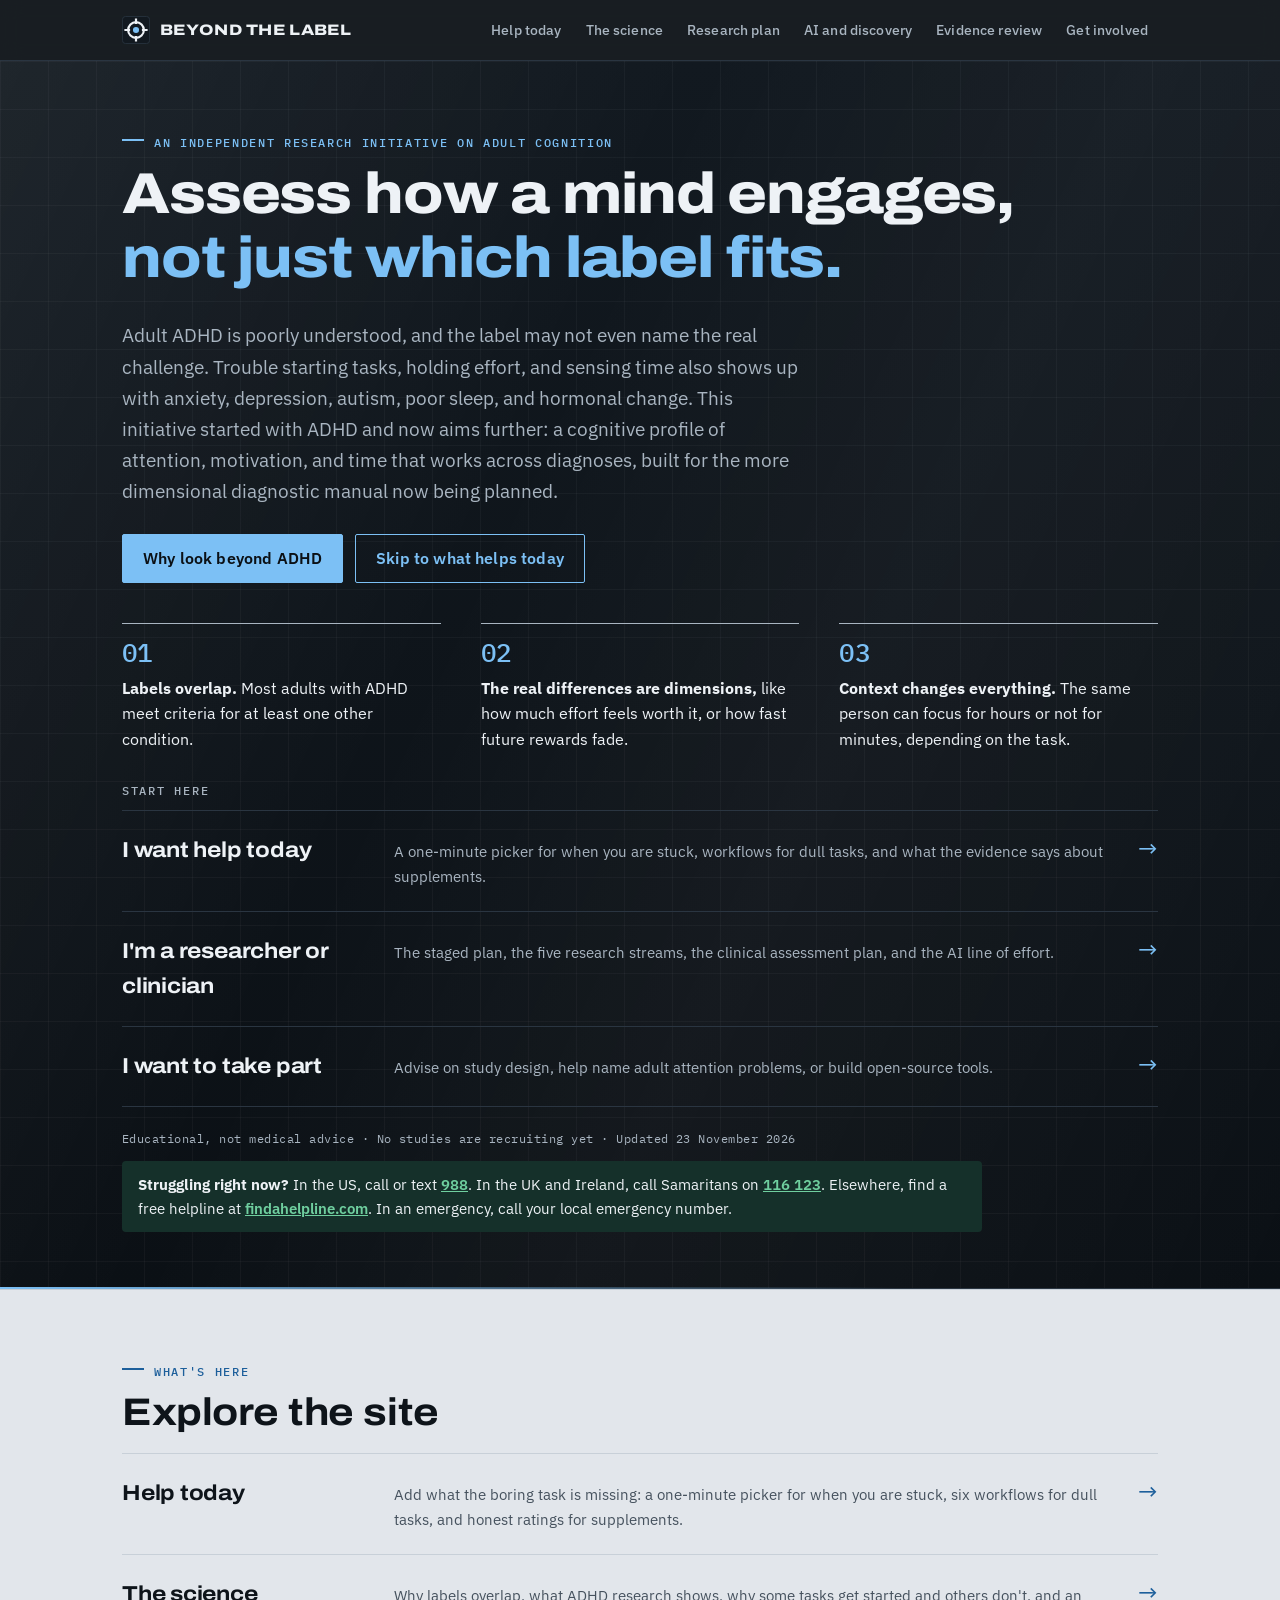
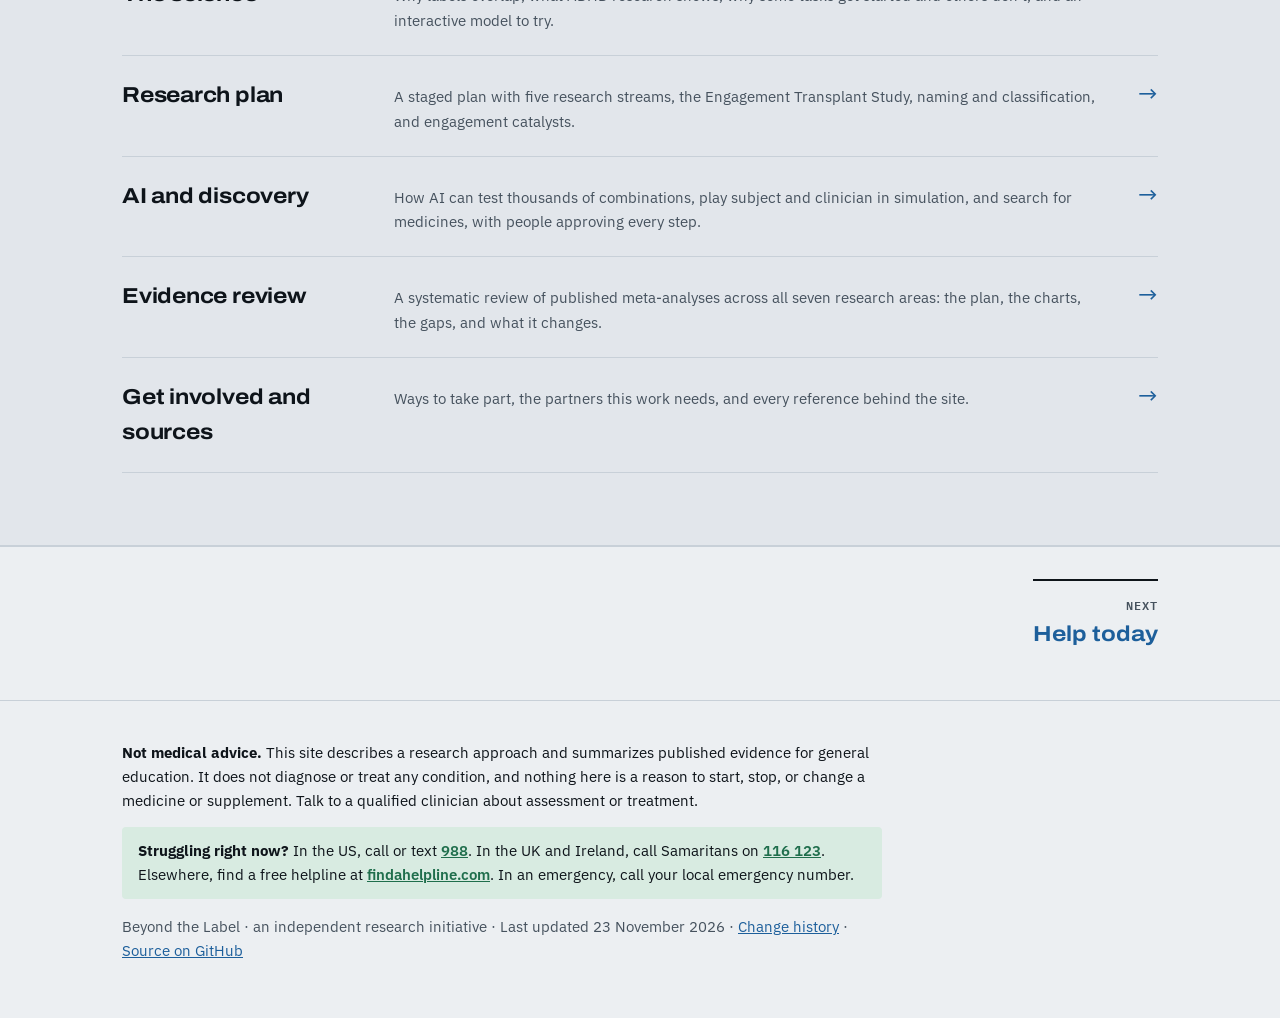
<file: index.html>
<!doctype html>
<!-- Generated by tools/build.py from src/. Edit src/ and rebuild. -->
<html lang="en">
<head>
  <meta charset="utf-8">
  <meta name="viewport" content="width=device-width, initial-scale=1, viewport-fit=cover">
  <meta name="theme-color" content="#0b1015" media="(prefers-color-scheme: light)">
  <meta name="theme-color" content="#0b1015" media="(prefers-color-scheme: dark)">
  <meta name="color-scheme" content="light dark">
  <meta name="format-detection" content="telephone=no">
  <meta name="apple-mobile-web-app-title" content="Beyond the Label">
  <title>Beyond the Label | Adult Cognitive Profile Research</title>
  <meta name="description" content="An independent research initiative building a better way to assess adult attention, motivation, effort and time: a profile that works across ADHD, anxiety, depression, autism and sleep problems, aligned with where the next diagnostic manual is heading.">
  <meta property="og:title" content="Beyond the Label: assessing how adult minds engage">
  <meta property="og:description" content="An independent research initiative building a better way to assess adult attention, motivation, effort and time: a profile that works across ADHD, anxiety, depression, autism and sleep problems, aligned with where the next diagnostic manual is heading.">
  <meta property="og:type" content="website">
  <meta property="og:url" content="https://adhd-irl.github.io/adhd-research/">
  <meta property="og:image" content="https://adhd-irl.github.io/adhd-research/assets/og-image.png">
  <meta property="og:image:width" content="1200">
  <meta property="og:image:height" content="630">
  <meta property="og:image:alt" content="Beyond the Label: assess how a mind engages, not just which label fits.">
  <meta name="twitter:card" content="summary_large_image">
  <link rel="canonical" href="https://adhd-irl.github.io/adhd-research/">
  <link rel="icon" href="assets/favicon.svg" type="image/svg+xml">
  <link rel="apple-touch-icon" href="assets/apple-touch-icon.png">
  <link rel="preconnect" href="https://fonts.googleapis.com">
  <link rel="preconnect" href="https://fonts.gstatic.com" crossorigin>
  <link href="https://fonts.googleapis.com/css2?family=Archivo:wdth,wght@100..125,600..800&family=IBM+Plex+Mono:wght@500&family=IBM+Plex+Sans:wght@400;500;600&display=swap" rel="stylesheet">
  <link rel="stylesheet" href="assets/style.css?v=afa036fe8e">
  <script>(function(){var m={"age":"review.html","agents":"ai.html","ai":"ai.html","ai-evidence":"review.html","assessment":"ai.html","beyond":"science.html","catalyst-evidence":"review.html","catalyst-ideas":"research.html","catalysts":"research.html","checking":"review.html","checklist":"help.html","delay":"science.html","engine":"ai.html","explain":"science.html","flow":"review.html","gaps":"review.html","implications":"review.html","initiation":"research.html","initiation-evidence":"research.html","initiation-gaps":"research.html","interest":"science.html","involved":"involved.html","known":"science.html","matrix":"help.html","measure":"review.html","measures":"research.html","medicines":"ai.html","method":"review.html","model":"science.html","naming":"research.html","neighbours":"research.html","o-delay":"science.html","o-interest":"science.html","o-value":"science.html","overview":"review.html","planned":"review.html","principles":"research.html","prioritizing":"science.html","profile":"science.html","pull-fill":"science.html","rater":"review.html","references":"involved.html","research":"research.html","search":"ai.html","sequencing":"ai.html","shrink":"review.html","signals":"research.html","simulation":"ai.html","six-workflows":"help.html","specific":"review.html","streams":"research.html","summary":"review.html","supplements":"help.html","tests":"review.html","threshold-line":"science.html","tips":"help.html","today":"help.html","transplant":"research.html","value":"science.html","variability":"review.html","verdict":"science.html","why":"science.html","workflows":"help.html"};var h=location.hash.slice(1);if(h&&m[h])location.replace(m[h]+"#"+h);})();</script>
</head>
<body>
<a class="skip" href="#main">Skip to content</a>

<header class="site-header">
  <div class="wrap header-inner">
    <a class="brand" href="index.html" aria-label="Beyond the Label home">
      <img src="assets/favicon.svg" alt="" width="28" height="28">
      <span>Beyond the Label</span>
    </a>
    <button class="nav-toggle" aria-expanded="false" aria-controls="site-nav">Menu</button>
    <nav id="site-nav" class="site-nav" aria-label="Site">
      <a href="help.html">Help today</a>
      <a href="science.html">The science</a>
      <a href="research.html">Research plan</a>
      <a href="ai.html">AI and discovery</a>
      <a href="review.html">Evidence review</a>
      <a href="involved.html">Get involved</a>
    </nav>
  </div>
</header>

<main id="main">

  <section class="hero" id="top">
    <div class="wrap">
      <p class="eyebrow">An independent research initiative on adult cognition</p>
      <h1>Assess how a mind engages,<br><span class="accent">not just which label fits.</span></h1>
      <p class="lede">Adult ADHD is poorly understood, and the label may not even name the real challenge. Trouble starting tasks, holding effort, and sensing time also shows up with anxiety, depression, autism, poor sleep, and hormonal change. This initiative started with ADHD and now aims further: a cognitive profile of attention, motivation, and time that works across diagnoses, built for the more dimensional diagnostic manual now being planned.</p>
      <div class="hero-actions">
        <a class="btn primary" href="science.html#beyond">Why look beyond ADHD</a>
        <a class="btn" href="help.html">Skip to what helps today</a>
      </div>
      <ul class="tldr" aria-label="Key points">
        <li><strong>Labels overlap.</strong> Most adults with ADHD meet criteria for at least one other condition.</li>
        <li><strong>The real differences are dimensions,</strong> like how much effort feels worth it, or how fast future rewards fade.</li>
        <li><strong>Context changes everything.</strong> The same person can focus for hours or not for minutes, depending on the task.</li>
      </ul>
      <nav class="paths" aria-label="Start here">
        <p class="paths-title">Start here</p>
        <div class="grid three">
          <a class="path" href="help.html"><span class="path-k">I want help today</span><span class="path-d">A one-minute picker for when you are stuck, workflows for dull tasks, and what the evidence says about supplements.</span><span class="path-go">What helps today →</span></a>
          <a class="path" href="research.html"><span class="path-k">I'm a researcher or clinician</span><span class="path-d">The staged plan, the five research streams, the clinical assessment plan, and the AI line of effort.</span><span class="path-go">Research plan →</span></a>
          <a class="path" href="involved.html"><span class="path-k">I want to take part</span><span class="path-d">Advise on study design, help name adult attention problems, or build open-source tools.</span><span class="path-go">Get involved →</span></a>
        </div>
      </nav>
      <p class="hero-meta">Educational, not medical advice · No studies are recruiting yet · Updated <time datetime="2026-11-23">23 November 2026</time></p>
      <p class="crisis" role="note"><strong>Struggling right now?</strong> In the US, call or text <a href="tel:988">988</a>. In the UK and Ireland, call Samaritans on <a href="tel:116123">116&nbsp;123</a>. Elsewhere, find a free helpline at <a href="https://findahelpline.com" rel="noopener">findahelpline.com</a>. In an emergency, call your local emergency number.</p>
    </div>
  </section>

  <section id="explore" class="section alt">
    <div class="wrap">
      <p class="eyebrow">What's here</p>
      <h2>Explore the site</h2>
      <div class="grid two">
        <a class="path" href="help.html"><span class="path-k">Help today</span><span class="path-d">Add what the boring task is missing: a one-minute picker for when you are stuck, six workflows for dull tasks, and honest ratings for supplements.</span><span class="path-go">Open Help today →</span></a>
        <a class="path" href="science.html"><span class="path-k">The science</span><span class="path-d">Why labels overlap, what ADHD research shows, why some tasks get started and others don't, and an interactive model to try.</span><span class="path-go">Open The science →</span></a>
        <a class="path" href="research.html"><span class="path-k">Research plan</span><span class="path-d">A staged plan with five research streams, the Engagement Transplant Study, naming and classification, and engagement catalysts.</span><span class="path-go">Open Research plan →</span></a>
        <a class="path" href="ai.html"><span class="path-k">AI and discovery</span><span class="path-d">How AI can test thousands of combinations, play subject and clinician in simulation, and search for medicines, with people approving every step.</span><span class="path-go">Open AI and discovery →</span></a>
        <a class="path" href="review.html"><span class="path-k">Evidence review</span><span class="path-d">A systematic review of published meta-analyses across all seven research areas: the plan, the charts, the gaps, and what it changes.</span><span class="path-go">Open Evidence review →</span></a>
        <a class="path" href="involved.html"><span class="path-k">Get involved and sources</span><span class="path-d">Ways to take part, the partners this work needs, and every reference behind the site.</span><span class="path-go">Open Get involved →</span></a>
      </div>
    </div>
  </section>

  <nav class="pager" aria-label="Pages">
    <div class="wrap"><span></span><a class="pager-next" href="help.html"><span>Next</span>Help today</a></div>
  </nav>

</main>

<footer class="site-footer">
  <div class="wrap">
    <p><strong>Not medical advice.</strong> This site describes a research approach and summarizes published evidence for general education. It does not diagnose or treat any condition, and nothing here is a reason to start, stop, or change a medicine or supplement. Talk to a qualified clinician about assessment or treatment.</p>
    <p class="crisis" role="note"><strong>Struggling right now?</strong> In the US, call or text <a href="tel:988">988</a>. In the UK and Ireland, call Samaritans on <a href="tel:116123">116&nbsp;123</a>. Elsewhere, find a free helpline at <a href="https://findahelpline.com" rel="noopener">findahelpline.com</a>. In an emergency, call your local emergency number.</p>
    <p class="muted">Beyond the Label · an independent research initiative · Last updated <time datetime="2026-11-23">23 November 2026</time> · <a href="https://github.com/ADHD-IRL/adhd-research/commits/main">Change history</a> · <a href="https://github.com/ADHD-IRL/adhd-research">Source on GitHub</a></p>
  </div>
</footer>

<script src="assets/app.js?v=afa036fe8e"></script>
</body>
</html>
</file>
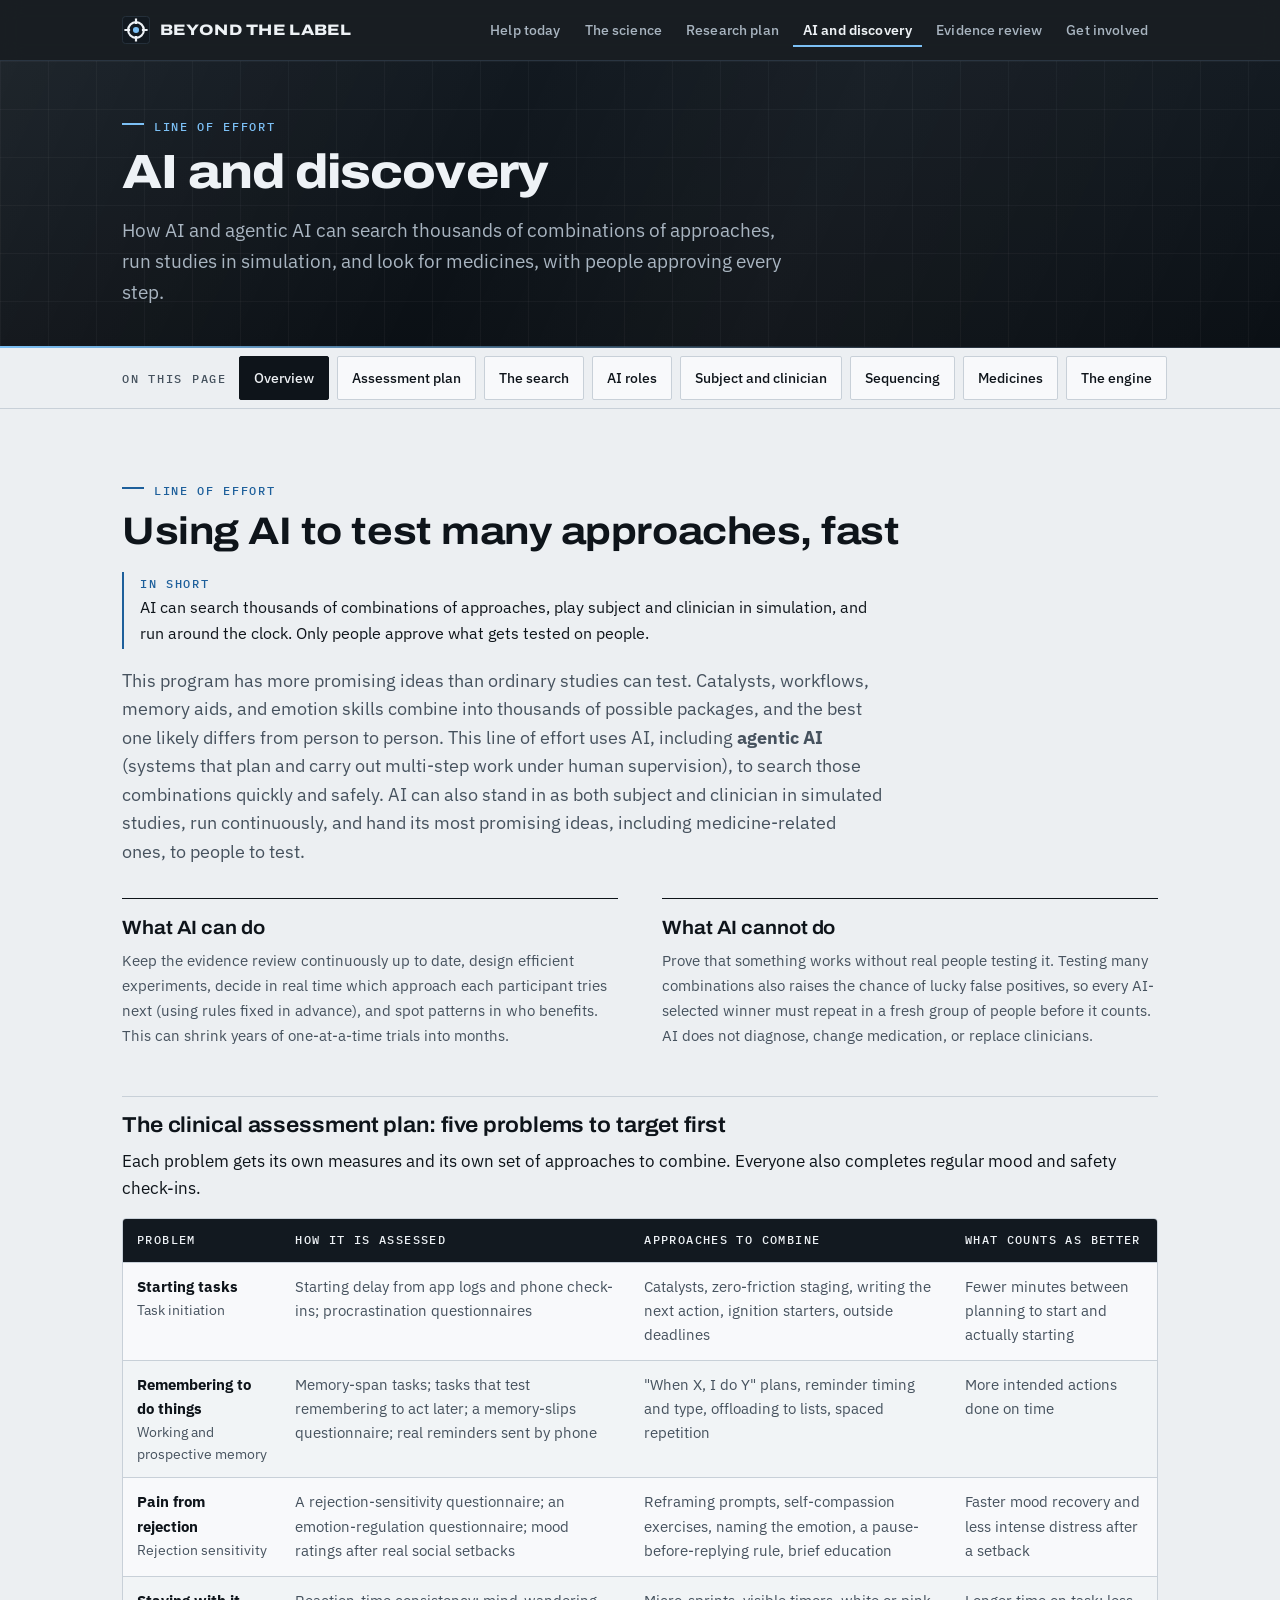
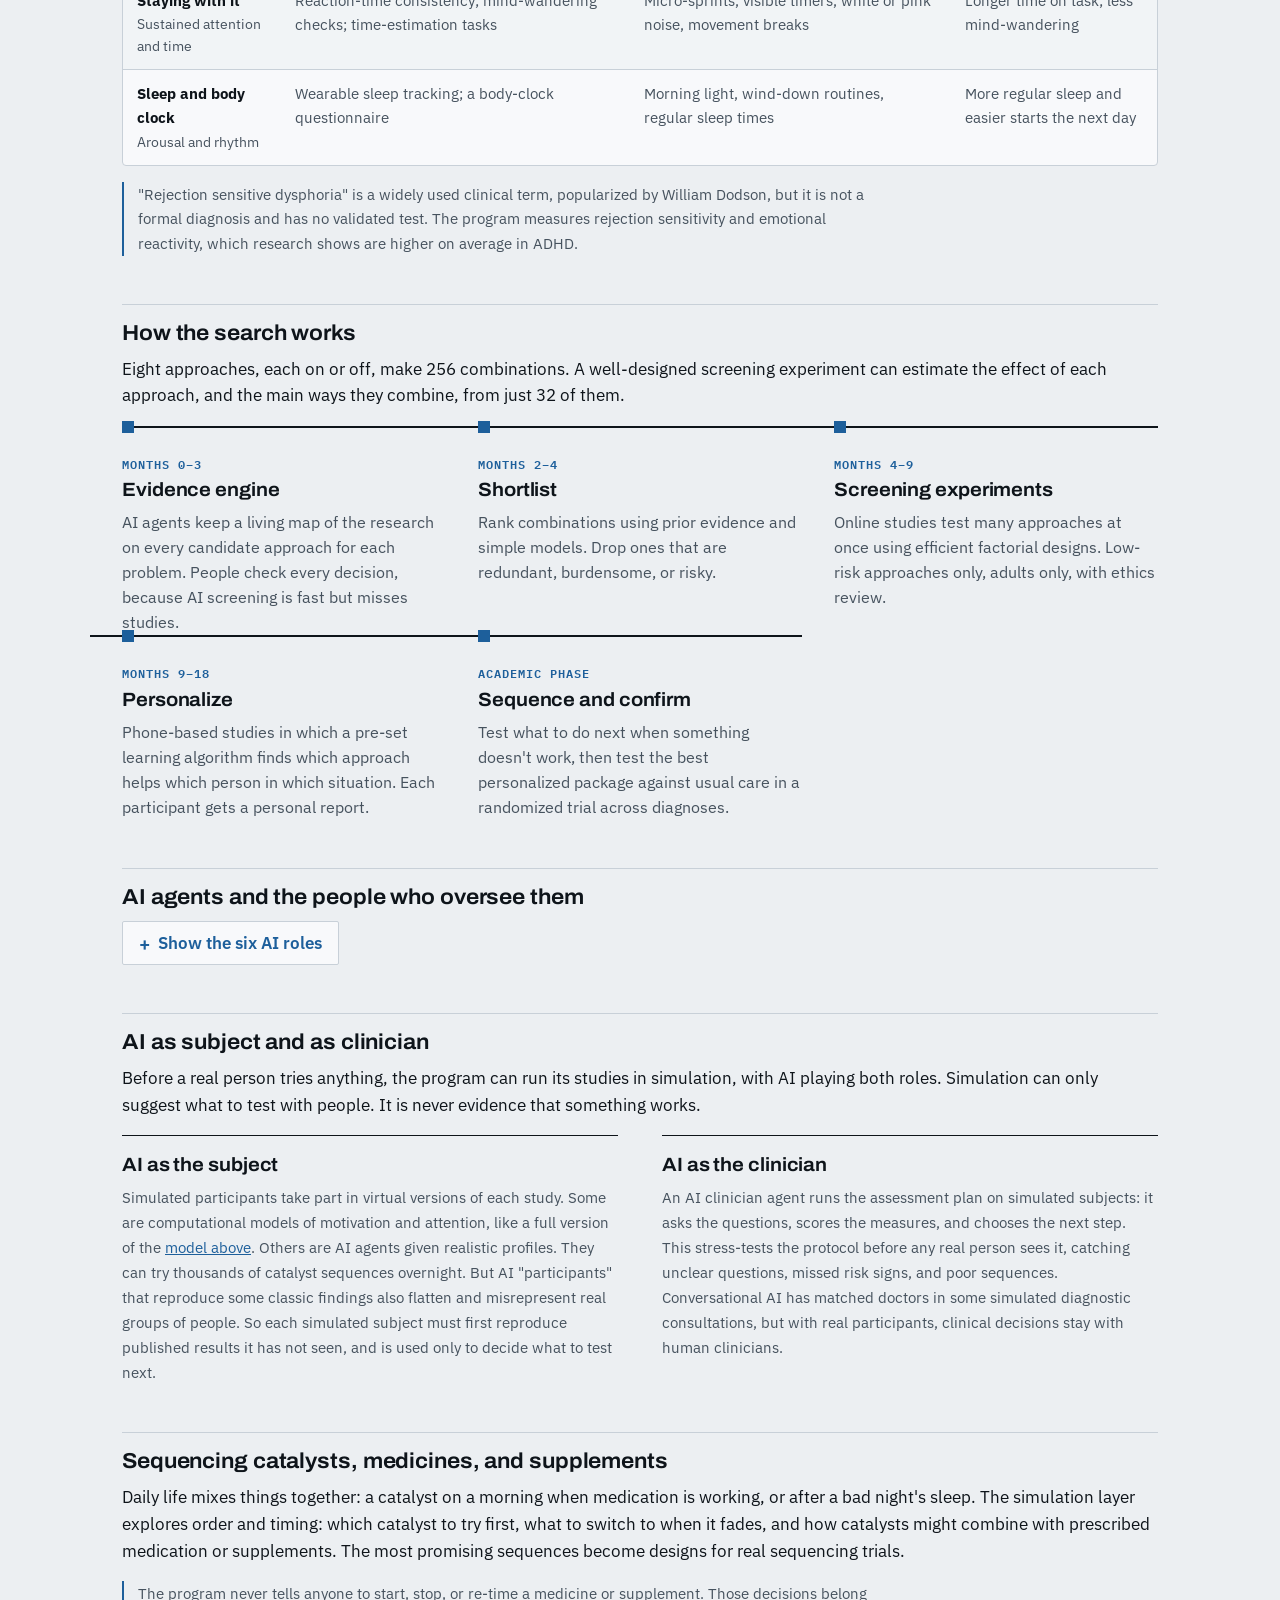
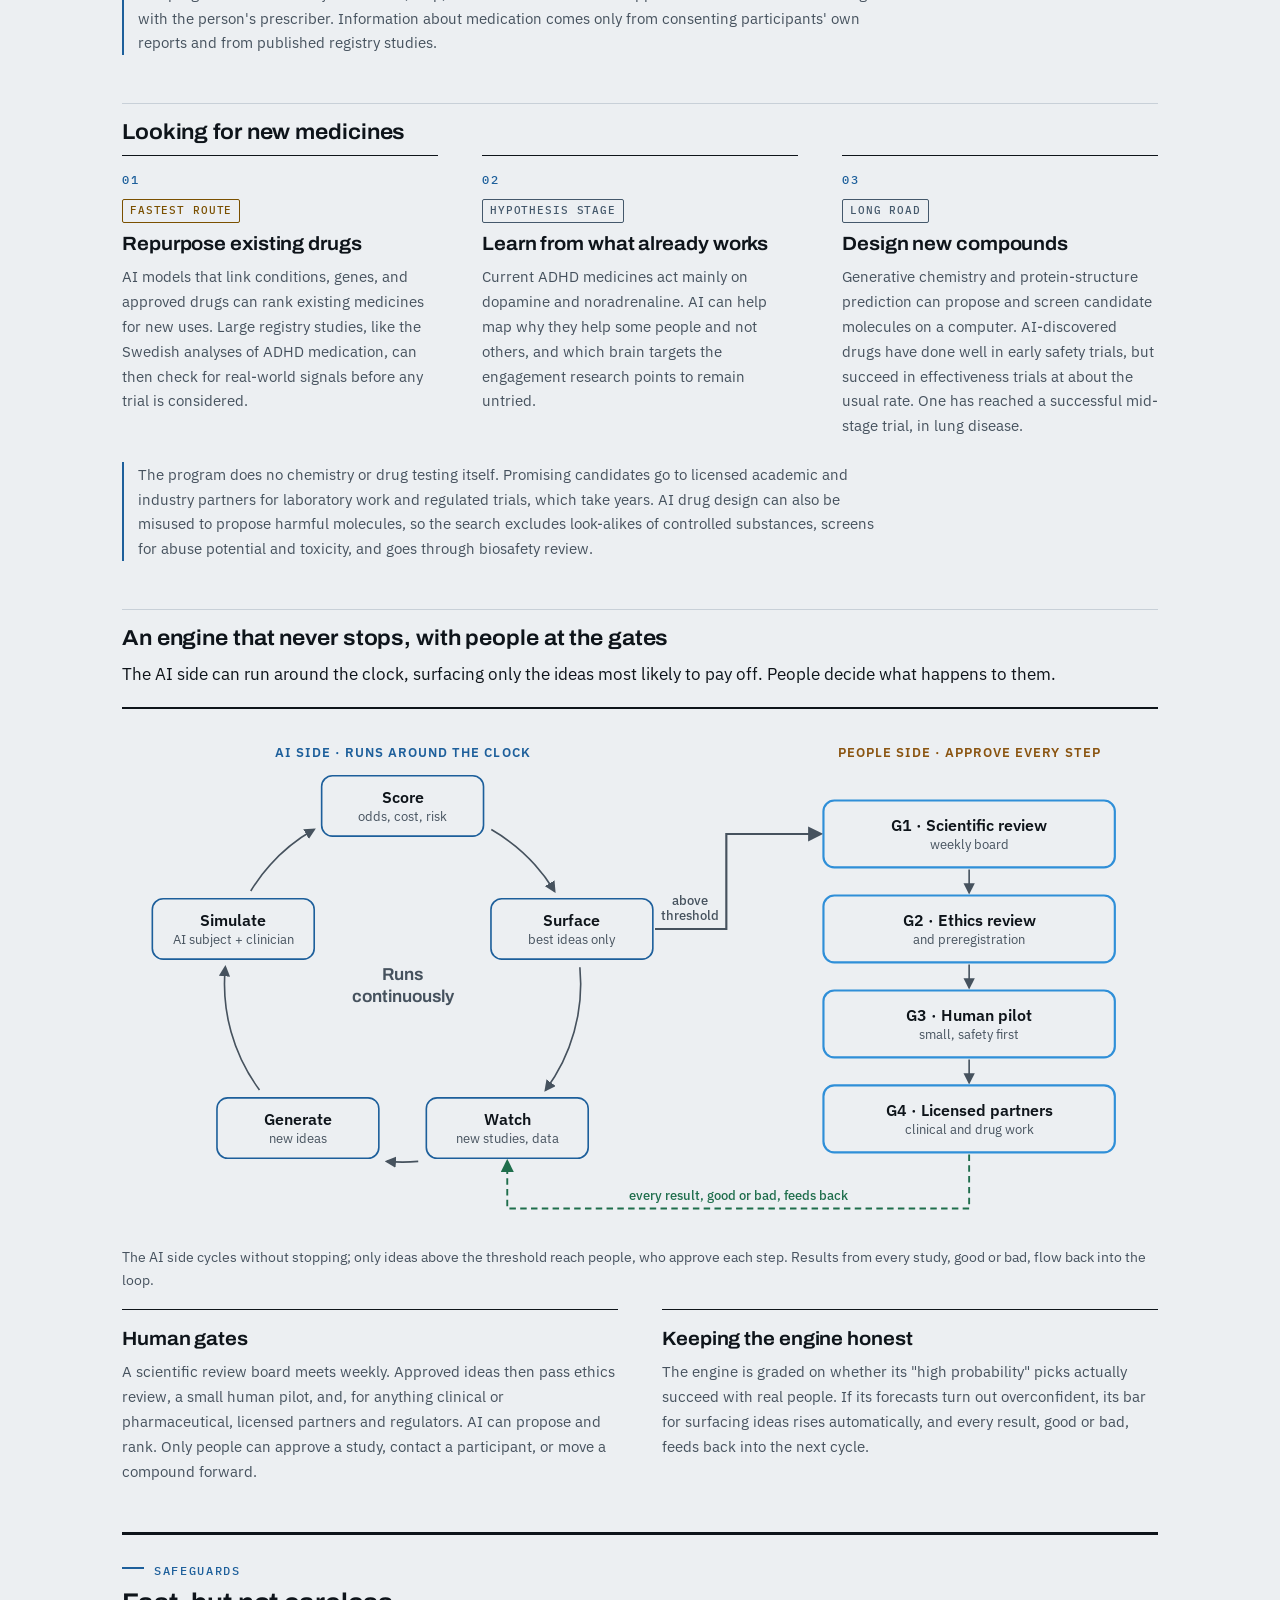
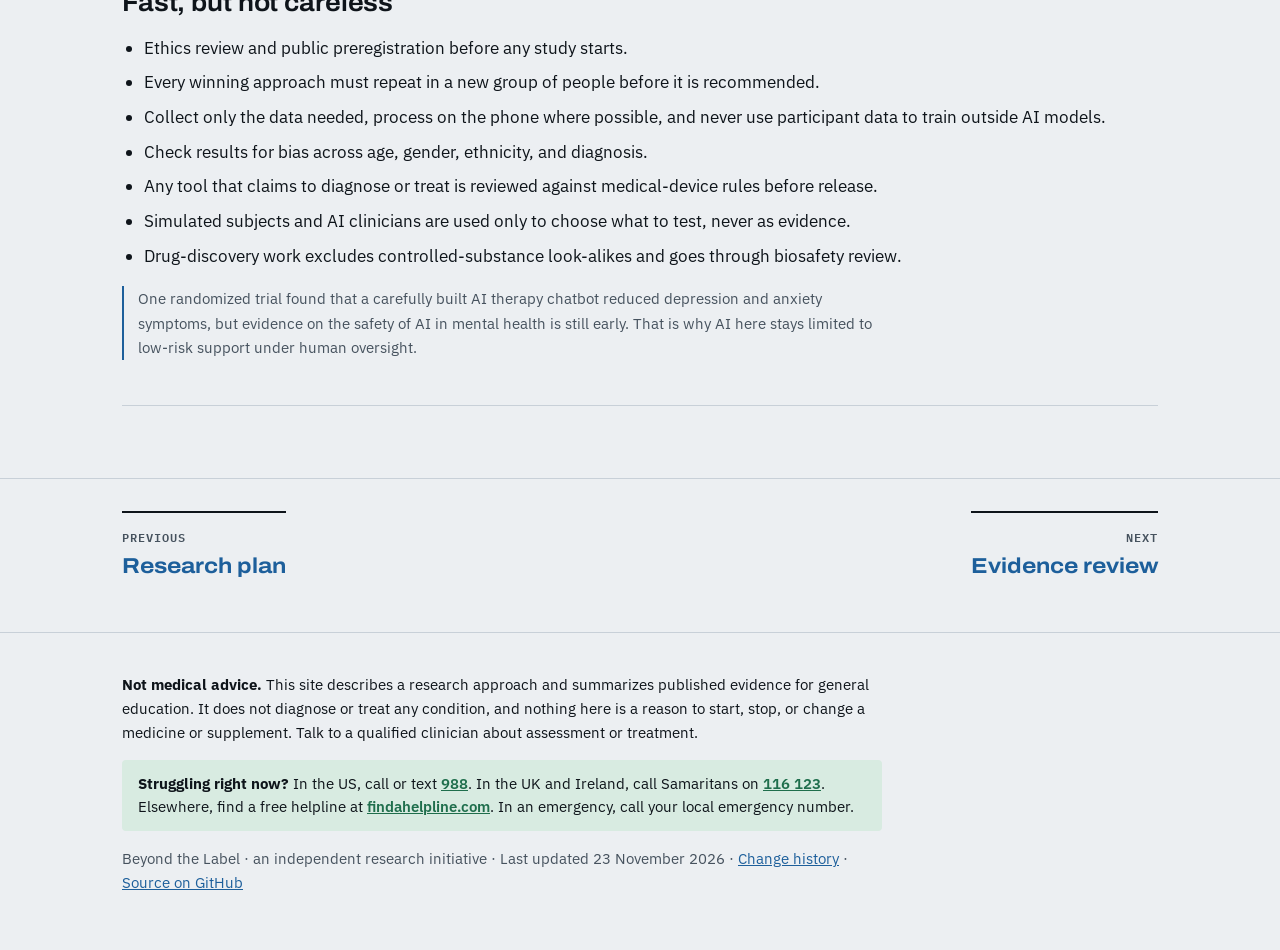
<file: ai.html>
<!doctype html>
<!-- Generated by tools/build.py from src/. Edit src/ and rebuild. -->
<html lang="en" class="has-toc">
<head>
  <meta charset="utf-8">
  <meta name="viewport" content="width=device-width, initial-scale=1, viewport-fit=cover">
  <meta name="theme-color" content="#0b1015" media="(prefers-color-scheme: light)">
  <meta name="theme-color" content="#0b1015" media="(prefers-color-scheme: dark)">
  <meta name="color-scheme" content="light dark">
  <meta name="format-detection" content="telephone=no">
  <meta name="apple-mobile-web-app-title" content="Beyond the Label">
  <title>AI and discovery | Beyond the Label</title>
  <meta name="description" content="An AI-accelerated clinical assessment plan: simulated subjects and clinicians, sequencing with medicines, a drug discovery track, and a continuous engine with human gates.">
  <meta property="og:title" content="AI and discovery · Beyond the Label">
  <meta property="og:description" content="An AI-accelerated clinical assessment plan: simulated subjects and clinicians, sequencing with medicines, a drug discovery track, and a continuous engine with human gates.">
  <meta property="og:type" content="website">
  <meta property="og:url" content="https://adhd-irl.github.io/adhd-research/ai.html">
  <meta property="og:image" content="https://adhd-irl.github.io/adhd-research/assets/og-image.png">
  <meta property="og:image:width" content="1200">
  <meta property="og:image:height" content="630">
  <meta property="og:image:alt" content="Beyond the Label: assess how a mind engages, not just which label fits.">
  <meta name="twitter:card" content="summary_large_image">
  <link rel="canonical" href="https://adhd-irl.github.io/adhd-research/ai.html">
  <link rel="icon" href="assets/favicon.svg" type="image/svg+xml">
  <link rel="apple-touch-icon" href="assets/apple-touch-icon.png">
  <link rel="preconnect" href="https://fonts.googleapis.com">
  <link rel="preconnect" href="https://fonts.gstatic.com" crossorigin>
  <link href="https://fonts.googleapis.com/css2?family=Archivo:wdth,wght@100..125,600..800&family=IBM+Plex+Mono:wght@500&family=IBM+Plex+Sans:wght@400;500;600&display=swap" rel="stylesheet">
  <link rel="stylesheet" href="assets/style.css?v=afa036fe8e">
</head>
<body>
<a class="skip" href="#main">Skip to content</a>

<header class="site-header">
  <div class="wrap header-inner">
    <a class="brand" href="index.html" aria-label="Beyond the Label home">
      <img src="assets/favicon.svg" alt="" width="28" height="28">
      <span>Beyond the Label</span>
    </a>
    <button class="nav-toggle" aria-expanded="false" aria-controls="site-nav">Menu</button>
    <nav id="site-nav" class="site-nav" aria-label="Site">
      <a href="help.html">Help today</a>
      <a href="science.html">The science</a>
      <a href="research.html">Research plan</a>
      <a href="ai.html" aria-current="page">AI and discovery</a>
      <a href="review.html">Evidence review</a>
      <a href="involved.html">Get involved</a>
    </nav>
  </div>
</header>

<main id="main">

  <section class="page-head">
    <div class="wrap">
      <p class="eyebrow">Line of effort</p>
      <h1>AI and discovery</h1>
      <p class="lede">How AI and agentic AI can search thousands of combinations of approaches, run studies in simulation, and look for medicines, with people approving every step.</p>
    </div>
  </section>

  <nav class="toc-bar" aria-label="On this page">
    <div class="wrap"><span class="toc-label">On this page</span><a href="#ai">Overview</a><a href="#assessment">Assessment plan</a><a href="#search">The search</a><a href="#agents">AI roles</a><a href="#simulation">Subject and clinician</a><a href="#sequencing">Sequencing</a><a href="#medicines">Medicines</a><a href="#engine">The engine</a></div>
  </nav>

  <section id="ai" class="section">
    <div class="wrap">
      <p class="eyebrow">Line of effort</p>
      <h2>Using AI to test many approaches, fast</h2>
      <p class="inshort"><span>In short</span>AI can search thousands of combinations of approaches, play subject and clinician in simulation, and run around the clock. Only people approve what gets tested on people.</p>
      <p class="section-lede">This program has more promising ideas than ordinary studies can test. Catalysts, workflows, memory aids, and emotion skills combine into thousands of possible packages, and the best one likely differs from person to person. This line of effort uses AI, including <strong>agentic AI</strong> (systems that plan and carry out multi-step work under human supervision), to search those combinations quickly and safely. AI can also stand in as both subject and clinician in simulated studies, run continuously, and hand its most promising ideas, including medicine-related ones, to people to test.</p>
      <div class="grid two">
        <div class="mech"><h3>What AI can do</h3><p>Keep the evidence review continuously up to date, design efficient experiments, decide in real time which approach each participant tries next (using rules fixed in advance), and spot patterns in who benefits. This can shrink years of one-at-a-time trials into months.</p></div>
        <div class="mech"><h3>What AI cannot do</h3><p>Prove that something works without real people testing it. Testing many combinations also raises the chance of lucky false positives, so every AI-selected winner must repeat in a fresh group of people before it counts. AI does not diagnose, change medication, or replace clinicians.</p></div>
      </div>

      <h3 class="sub" id="assessment">The clinical assessment plan: five problems to target first</h3>
      <p>Each problem gets its own measures and its own set of approaches to combine. Everyone also completes regular mood and safety check-ins.</p>
      <div class="table-wrap">
        <table class="matrix">
          <thead><tr><th scope="col">Problem</th><th scope="col">How it is assessed</th><th scope="col">Approaches to combine</th><th scope="col">What counts as better</th></tr></thead>
          <tbody>
            <tr><th scope="row">Starting tasks<span>Task initiation</span></th><td>Starting delay from app logs and phone check-ins; procrastination questionnaires</td><td>Catalysts, zero-friction staging, writing the next action, ignition starters, outside deadlines</td><td>Fewer minutes between planning to start and actually starting</td></tr>
            <tr><th scope="row">Remembering to do things<span>Working and prospective memory</span></th><td>Memory-span tasks; tasks that test remembering to act later; a memory-slips questionnaire; real reminders sent by phone</td><td>"When X, I do Y" plans, reminder timing and type, offloading to lists, spaced repetition</td><td>More intended actions done on time</td></tr>
            <tr><th scope="row">Pain from rejection<span>Rejection sensitivity</span></th><td>A rejection-sensitivity questionnaire; an emotion-regulation questionnaire; mood ratings after real social setbacks</td><td>Reframing prompts, self-compassion exercises, naming the emotion, a pause-before-replying rule, brief education</td><td>Faster mood recovery and less intense distress after a setback</td></tr>
            <tr><th scope="row">Staying with it<span>Sustained attention and time</span></th><td>Reaction-time consistency; mind-wandering checks; time-estimation tasks</td><td>Micro-sprints, visible timers, white or pink noise, movement breaks</td><td>Longer time on task; less mind-wandering</td></tr>
            <tr><th scope="row">Sleep and body clock<span>Arousal and rhythm</span></th><td>Wearable sleep tracking; a body-clock questionnaire</td><td>Morning light, wind-down routines, regular sleep times</td><td>More regular sleep and easier starts the next day</td></tr>
          </tbody>
        </table>
      </div>
      <p class="note">"Rejection sensitive dysphoria" is a widely used clinical term, popularized by William Dodson, but it is not a formal diagnosis and has no validated test. The program measures rejection sensitivity and emotional reactivity, which research shows are higher on average in ADHD.</p>

      <h3 class="sub" id="search">How the search works</h3>
      <p>Eight approaches, each on or off, make 256 combinations. A well-designed screening experiment can estimate the effect of each approach, and the main ways they combine, from just 32 of them.</p>
      <ol class="roadmap">
        <li><p class="phase">Months 0–3</p><h3>Evidence engine</h3><p>AI agents keep a living map of the research on every candidate approach for each problem. People check every decision, because AI screening is fast but misses studies.</p></li>
        <li><p class="phase">Months 2–4</p><h3>Shortlist</h3><p>Rank combinations using prior evidence and simple models. Drop ones that are redundant, burdensome, or risky.</p></li>
        <li><p class="phase">Months 4–9</p><h3>Screening experiments</h3><p>Online studies test many approaches at once using efficient factorial designs. Low-risk approaches only, adults only, with ethics review.</p></li>
        <li><p class="phase">Months 9–18</p><h3>Personalize</h3><p>Phone-based studies in which a pre-set learning algorithm finds which approach helps which person in which situation. Each participant gets a personal report.</p></li>
        <li><p class="phase">Academic phase</p><h3>Sequence and confirm</h3><p>Test what to do next when something doesn't work, then test the best personalized package against usual care in a randomized trial across diagnoses.</p></li>
      </ol>

      <h3 class="sub" id="agents">AI agents and the people who oversee them</h3>
      <details class="more-block">
        <summary>Show the six AI roles</summary>
      <div class="grid three tips">
        <article class="tip"><h3>Evidence agent</h3><p>Searches, screens, and summarizes studies. People verify every inclusion and every number.</p></article>
        <article class="tip"><h3>Design agent</h3><p>Drafts experiments and simulates how many participants are needed. A statistician signs off.</p></article>
        <article class="tip"><h3>Allocation engine</h3><p>Decides who tries what next, using only rules registered in advance. It cannot rewrite its own rules.</p></article>
        <article class="tip"><h3>Analysis agent</h3><p>Runs the planned analyses and flags anything unusual. Unplanned findings are labeled as exploratory.</p></article>
        <article class="tip"><h3>Participant assistant</h3><p>Sends prompts and scripted, low-risk coaching. It is not a therapist. Any sign of crisis goes straight to a person, with crisis contacts shown.</p></article>
        <article class="tip"><h3>Safety monitor</h3><p>Watches mood scores and side effects and can pause a study arm. People decide what happens next.</p></article>
      </div>
      </details>

      <h3 class="sub" id="simulation">AI as subject and as clinician</h3>
      <p>Before a real person tries anything, the program can run its studies in simulation, with AI playing both roles. Simulation can only suggest what to test with people. It is never evidence that something works.</p>
      <div class="grid two">
        <div class="mech"><h3>AI as the subject</h3><p>Simulated participants take part in virtual versions of each study. Some are computational models of motivation and attention, like a full version of the <a href="science.html#model">model above</a>. Others are AI agents given realistic profiles. They can try thousands of catalyst sequences overnight. But AI "participants" that reproduce some classic findings also flatten and misrepresent real groups of people. So each simulated subject must first reproduce published results it has not seen, and is used only to decide what to test next.</p></div>
        <div class="mech"><h3>AI as the clinician</h3><p>An AI clinician agent runs the assessment plan on simulated subjects: it asks the questions, scores the measures, and chooses the next step. This stress-tests the protocol before any real person sees it, catching unclear questions, missed risk signs, and poor sequences. Conversational AI has matched doctors in some simulated diagnostic consultations, but with real participants, clinical decisions stay with human clinicians.</p></div>
      </div>

      <h3 class="sub" id="sequencing">Sequencing catalysts, medicines, and supplements</h3>
      <p>Daily life mixes things together: a catalyst on a morning when medication is working, or after a bad night's sleep. The simulation layer explores order and timing: which catalyst to try first, what to switch to when it fades, and how catalysts might combine with prescribed medication or supplements. The most promising sequences become designs for real sequencing trials.</p>
      <p class="note">The program never tells anyone to start, stop, or re-time a medicine or supplement. Those decisions belong with the person's prescriber. Information about medication comes only from consenting participants' own reports and from published registry studies.</p>

      <h3 class="sub" id="medicines">Looking for new medicines</h3>
      <div class="grid three tips">
        <article class="tip"><span class="badge good">Fastest route</span><h3>Repurpose existing drugs</h3><p>AI models that link conditions, genes, and approved drugs can rank existing medicines for new uses. Large registry studies, like the Swedish analyses of ADHD medication, can then check for real-world signals before any trial is considered.</p></article>
        <article class="tip"><span class="badge early">Hypothesis stage</span><h3>Learn from what already works</h3><p>Current ADHD medicines act mainly on dopamine and noradrenaline. AI can help map why they help some people and not others, and which brain targets the engagement research points to remain untried.</p></article>
        <article class="tip"><span class="badge early">Long road</span><h3>Design new compounds</h3><p>Generative chemistry and protein-structure prediction can propose and screen candidate molecules on a computer. AI-discovered drugs have done well in early safety trials, but succeed in effectiveness trials at about the usual rate. One has reached a successful mid-stage trial, in lung disease.</p></article>
      </div>
      <p class="note">The program does no chemistry or drug testing itself. Promising candidates go to licensed academic and industry partners for laboratory work and regulated trials, which take years. AI drug design can also be misused to propose harmful molecules, so the search excludes look-alikes of controlled substances, screens for abuse potential and toxicity, and goes through biosafety review.</p>

      <h3 class="sub" id="engine">An engine that never stops, with people at the gates</h3>
      <p>The AI side can run around the clock, surfacing only the ideas most likely to pay off. People decide what happens to them.</p>
      <figure class="engine-fig">
        <div class="engine-wide">
<svg class="engine-svg" viewBox="0 0 960 470" role="img" aria-labelledby="egd-t egd-d" xmlns="http://www.w3.org/2000/svg">
<title id="egd-t">The engine loop</title>
<desc id="egd-d">The AI side cycles continuously through five steps: watch new studies and data, generate ideas, simulate them with AI subjects and an AI clinician, score their odds, cost and risk, and surface only the best. Ideas above the threshold pass to people through four gates in order: scientific review, ethics review, a human pilot, and licensed partners. Every result feeds back into the loop.</desc>
<defs><marker id="egd-a" viewBox="0 0 10 10" refX="8" refY="5" markerWidth="7" markerHeight="7" orient="auto-start-reverse"><path class="eg-head" d="M0 0L10 5L0 10z"/></marker><marker id="egd-b" viewBox="0 0 10 10" refX="8" refY="5" markerWidth="7" markerHeight="7" orient="auto-start-reverse"><path class="eg-head-fb" d="M0 0L10 5L0 10z"/></marker></defs>
<text class="eg-head-t" x="260" y="30" text-anchor="middle">AI side · runs around the clock</text>
<text class="eg-head-t eg-people" x="785.0" y="30" text-anchor="middle">People side · approve every step</text>
<path class="eg-line" d="M342.2 96.9A165 165 0 0 1 400.7 153.8" marker-end="url(#egd-a)"/>
<path class="eg-line" d="M424.3 224.5A165 165 0 0 1 392.6 338.2" marker-end="url(#egd-a)"/>
<path class="eg-line" d="M274.5 404.4A165 165 0 0 1 245.5 404.4" marker-end="url(#egd-a)"/>
<path class="eg-line" d="M127.4 338.2A165 165 0 0 1 95.7 224.5" marker-end="url(#egd-a)"/>
<path class="eg-line" d="M119.3 153.8A165 165 0 0 1 177.8 96.9" marker-end="url(#egd-a)"/>
<text class="eg-center" x="260" y="236" text-anchor="middle">Runs</text>
<text class="eg-center" x="260" y="257" text-anchor="middle">continuously</text>
<g><rect class="eg-node" x="185.0" y="47.0" width="150" height="56" rx="10"/><text class="eg-title" x="260.0" y="72.0" text-anchor="middle">Score</text><text class="eg-sub" x="260.0" y="89.0" text-anchor="middle">odds, cost, risk</text></g>
<g><rect class="eg-node" x="341.9" y="161.0" width="150" height="56" rx="10"/><text class="eg-title" x="416.9" y="186.0" text-anchor="middle">Surface</text><text class="eg-sub" x="416.9" y="203.0" text-anchor="middle">best ideas only</text></g>
<g><rect class="eg-node" x="282.0" y="345.5" width="150" height="56" rx="10"/><text class="eg-title" x="357.0" y="370.5" text-anchor="middle">Watch</text><text class="eg-sub" x="357.0" y="387.5" text-anchor="middle">new studies, data</text></g>
<g><rect class="eg-node" x="88.0" y="345.5" width="150" height="56" rx="10"/><text class="eg-title" x="163.0" y="370.5" text-anchor="middle">Generate</text><text class="eg-sub" x="163.0" y="387.5" text-anchor="middle">new ideas</text></g>
<g><rect class="eg-node" x="28.1" y="161.0" width="150" height="56" rx="10"/><text class="eg-title" x="103.1" y="186.0" text-anchor="middle">Simulate</text><text class="eg-sub" x="103.1" y="203.0" text-anchor="middle">AI subject + clinician</text></g>
<path class="eg-exit" d="M493.9 189.0H560V101.0H647" marker-end="url(#egd-a)"/>
<text class="eg-label" x="525.9621625943502" y="167.01219592813368" text-anchor="middle">above</text>
<path class="eg-fb" d="M785.0 398V448H357.0V404.5" marker-end="url(#egd-b)"/>
<text class="eg-label eg-fb-t" x="570.992283314129" y="440" text-anchor="middle">every result, good or bad, feeds back</text>
<g><rect class="eg-gate" x="650" y="70" width="270" height="62" rx="10"/><text class="eg-title" x="785.0" y="98.0" text-anchor="middle">G1 · Scientific review</text><text class="eg-sub" x="785.0" y="115.0" text-anchor="middle">weekly board</text></g>
<path class="eg-line" d="M785.0 134V155" marker-end="url(#egd-a)"/>
<g><rect class="eg-gate" x="650" y="158" width="270" height="62" rx="10"/><text class="eg-title" x="785.0" y="186.0" text-anchor="middle">G2 · Ethics review</text><text class="eg-sub" x="785.0" y="203.0" text-anchor="middle">and preregistration</text></g>
<path class="eg-line" d="M785.0 222V243" marker-end="url(#egd-a)"/>
<g><rect class="eg-gate" x="650" y="246" width="270" height="62" rx="10"/><text class="eg-title" x="785.0" y="274.0" text-anchor="middle">G3 · Human pilot</text><text class="eg-sub" x="785.0" y="291.0" text-anchor="middle">small, safety first</text></g>
<path class="eg-line" d="M785.0 310V331" marker-end="url(#egd-a)"/>
<g><rect class="eg-gate" x="650" y="334" width="270" height="62" rx="10"/><text class="eg-title" x="785.0" y="362.0" text-anchor="middle">G4 · Licensed partners</text><text class="eg-sub" x="785.0" y="379.0" text-anchor="middle">clinical and drug work</text></g>
<text class="eg-label" x="526.0" y="181.0" text-anchor="middle">threshold</text></svg>
        </div>
        <div class="engine-narrow">
<svg class="engine-svg" viewBox="0 0 360 786" role="img" aria-labelledby="egp-t egp-d" xmlns="http://www.w3.org/2000/svg">
<title id="egp-t">The engine loop</title>
<desc id="egp-d">The AI side cycles continuously through five steps: watch new studies and data, generate ideas, simulate them with AI subjects and an AI clinician, score their odds, cost and risk, and surface only the best. Ideas above the threshold pass to people through four gates in order: scientific review, ethics review, a human pilot, and licensed partners. Every result feeds back into the loop.</desc>
<defs><marker id="egp-a" viewBox="0 0 10 10" refX="8" refY="5" markerWidth="7" markerHeight="7" orient="auto-start-reverse"><path class="eg-head" d="M0 0L10 5L0 10z"/></marker><marker id="egp-b" viewBox="0 0 10 10" refX="8" refY="5" markerWidth="7" markerHeight="7" orient="auto-start-reverse"><path class="eg-head-fb" d="M0 0L10 5L0 10z"/></marker></defs>
<text class="eg-head-t" x="180" y="24" text-anchor="middle">AI side · runs around the clock</text>
<text class="eg-head-t eg-people" x="180" y="400" text-anchor="middle">People side · approve every step</text>
<path class="eg-line" d="M231.1 93.3A122 122 0 0 1 272.0 130.2" marker-end="url(#egp-a)"/>
<path class="eg-line" d="M293.9 194.6A122 122 0 0 1 274.2 266.7" marker-end="url(#egp-a)"/>
<path class="eg-line" d="M184.6 321.3A122 122 0 0 1 159.4 321.3" marker-end="url(#egp-a)"/>
<path class="eg-line" d="M69.8 266.7A122 122 0 0 1 50.1 194.6" marker-end="url(#egp-a)"/>
<path class="eg-line" d="M72.0 130.2A122 122 0 0 1 112.9 93.3" marker-end="url(#egp-a)"/>
<text class="eg-center" x="172" y="196" text-anchor="middle">Runs</text>
<text class="eg-center" x="172" y="216" text-anchor="middle">continuously</text>
<g><rect class="eg-node" x="120.0" y="53.0" width="104" height="50" rx="10"/><text class="eg-title" x="172.0" y="75.0" text-anchor="middle">Score</text><text class="eg-sub" x="172.0" y="91.0" text-anchor="middle">odds, cost, risk</text></g>
<g><rect class="eg-node" x="236.0" y="137.3" width="104" height="50" rx="10"/><text class="eg-title" x="288.0" y="159.3" text-anchor="middle">Surface</text><text class="eg-sub" x="288.0" y="175.3" text-anchor="middle">best ideas only</text></g>
<g><rect class="eg-node" x="191.7" y="273.7" width="104" height="50" rx="10"/><text class="eg-title" x="243.7" y="295.7" text-anchor="middle">Watch</text><text class="eg-sub" x="243.7" y="311.7" text-anchor="middle">new studies</text></g>
<g><rect class="eg-node" x="48.3" y="273.7" width="104" height="50" rx="10"/><text class="eg-title" x="100.3" y="295.7" text-anchor="middle">Generate</text><text class="eg-sub" x="100.3" y="311.7" text-anchor="middle">new ideas</text></g>
<g><rect class="eg-node" x="4.0" y="137.3" width="104" height="50" rx="10"/><text class="eg-title" x="56.0" y="159.3" text-anchor="middle">Simulate</text><text class="eg-sub" x="56.0" y="175.3" text-anchor="middle">AI tests them</text></g>
<path class="eg-exit" d="M342.0 162.3H354V414H180.0V443" marker-end="url(#egp-a)"/>
<text class="eg-label" x="188.0" y="432" text-anchor="start">above threshold</text>
<path class="eg-fb" d="M180.0 738V772H10V352H243.7V326.7" marker-end="url(#egp-b)"/>
<text class="eg-label eg-fb-t" x="18" y="370" text-anchor="start">every result feeds back</text>
<g><rect class="eg-gate" x="50" y="446" width="260" height="56" rx="10"/><text class="eg-title" x="180.0" y="471.0" text-anchor="middle">G1 · Scientific review</text><text class="eg-sub" x="180.0" y="487.0" text-anchor="middle">weekly board</text></g>
<path class="eg-line" d="M180.0 504V521" marker-end="url(#egp-a)"/>
<g><rect class="eg-gate" x="50" y="524" width="260" height="56" rx="10"/><text class="eg-title" x="180.0" y="549.0" text-anchor="middle">G2 · Ethics review</text><text class="eg-sub" x="180.0" y="565.0" text-anchor="middle">and preregistration</text></g>
<path class="eg-line" d="M180.0 582V599" marker-end="url(#egp-a)"/>
<g><rect class="eg-gate" x="50" y="602" width="260" height="56" rx="10"/><text class="eg-title" x="180.0" y="627.0" text-anchor="middle">G3 · Human pilot</text><text class="eg-sub" x="180.0" y="643.0" text-anchor="middle">small, safety first</text></g>
<path class="eg-line" d="M180.0 660V677" marker-end="url(#egp-a)"/>
<g><rect class="eg-gate" x="50" y="680" width="260" height="56" rx="10"/><text class="eg-title" x="180.0" y="705.0" text-anchor="middle">G4 · Licensed partners</text><text class="eg-sub" x="180.0" y="721.0" text-anchor="middle">clinical and drug work</text></g>
</svg>
        </div>
        <figcaption>The AI side cycles without stopping; only ideas above the threshold reach people, who approve each step. Results from every study, good or bad, flow back into the loop.</figcaption>
      </figure>
      <div class="grid two" style="margin-top:18px">
        <div class="mech"><h3>Human gates</h3><p>A scientific review board meets weekly. Approved ideas then pass ethics review, a small human pilot, and, for anything clinical or pharmaceutical, licensed partners and regulators. AI can propose and rank. Only people can approve a study, contact a participant, or move a compound forward.</p></div>
        <div class="mech"><h3>Keeping the engine honest</h3><p>The engine is graded on whether its "high probability" picks actually succeed with real people. If its forecasts turn out overconfident, its bar for surfacing ideas rises automatically, and every result, good or bad, feeds back into the next cycle.</p></div>
      </div>

      <div class="feature-study">
        <p class="eyebrow">Safeguards</p>
        <h3>Fast, but not careless</h3>
        <ul class="steps">
          <li>Ethics review and public preregistration before any study starts.</li>
          <li>Every winning approach must repeat in a new group of people before it is recommended.</li>
          <li>Collect only the data needed, process on the phone where possible, and never use participant data to train outside AI models.</li>
          <li>Check results for bias across age, gender, ethnicity, and diagnosis.</li>
          <li>Any tool that claims to diagnose or treat is reviewed against medical-device rules before release.</li>
          <li>Simulated subjects and AI clinicians are used only to choose what to test, never as evidence.</li>
          <li>Drug-discovery work excludes controlled-substance look-alikes and goes through biosafety review.</li>
        </ul>
        <p class="note">One randomized trial found that a carefully built AI therapy chatbot reduced depression and anxiety symptoms, but evidence on the safety of AI in mental health is still early. That is why AI here stays limited to low-risk support under human oversight.</p>
      </div>
    </div>
  </section>

  <nav class="pager" aria-label="Pages">
    <div class="wrap"><a class="pager-prev" href="research.html"><span>Previous</span>Research plan</a><a class="pager-next" href="review.html"><span>Next</span>Evidence review</a></div>
  </nav>

</main>

<footer class="site-footer">
  <div class="wrap">
    <p><strong>Not medical advice.</strong> This site describes a research approach and summarizes published evidence for general education. It does not diagnose or treat any condition, and nothing here is a reason to start, stop, or change a medicine or supplement. Talk to a qualified clinician about assessment or treatment.</p>
    <p class="crisis" role="note"><strong>Struggling right now?</strong> In the US, call or text <a href="tel:988">988</a>. In the UK and Ireland, call Samaritans on <a href="tel:116123">116&nbsp;123</a>. Elsewhere, find a free helpline at <a href="https://findahelpline.com" rel="noopener">findahelpline.com</a>. In an emergency, call your local emergency number.</p>
    <p class="muted">Beyond the Label · an independent research initiative · Last updated <time datetime="2026-11-23">23 November 2026</time> · <a href="https://github.com/ADHD-IRL/adhd-research/commits/main">Change history</a> · <a href="https://github.com/ADHD-IRL/adhd-research">Source on GitHub</a></p>
  </div>
</footer>

<script src="assets/app.js?v=afa036fe8e"></script>
</body>
</html>
</file>
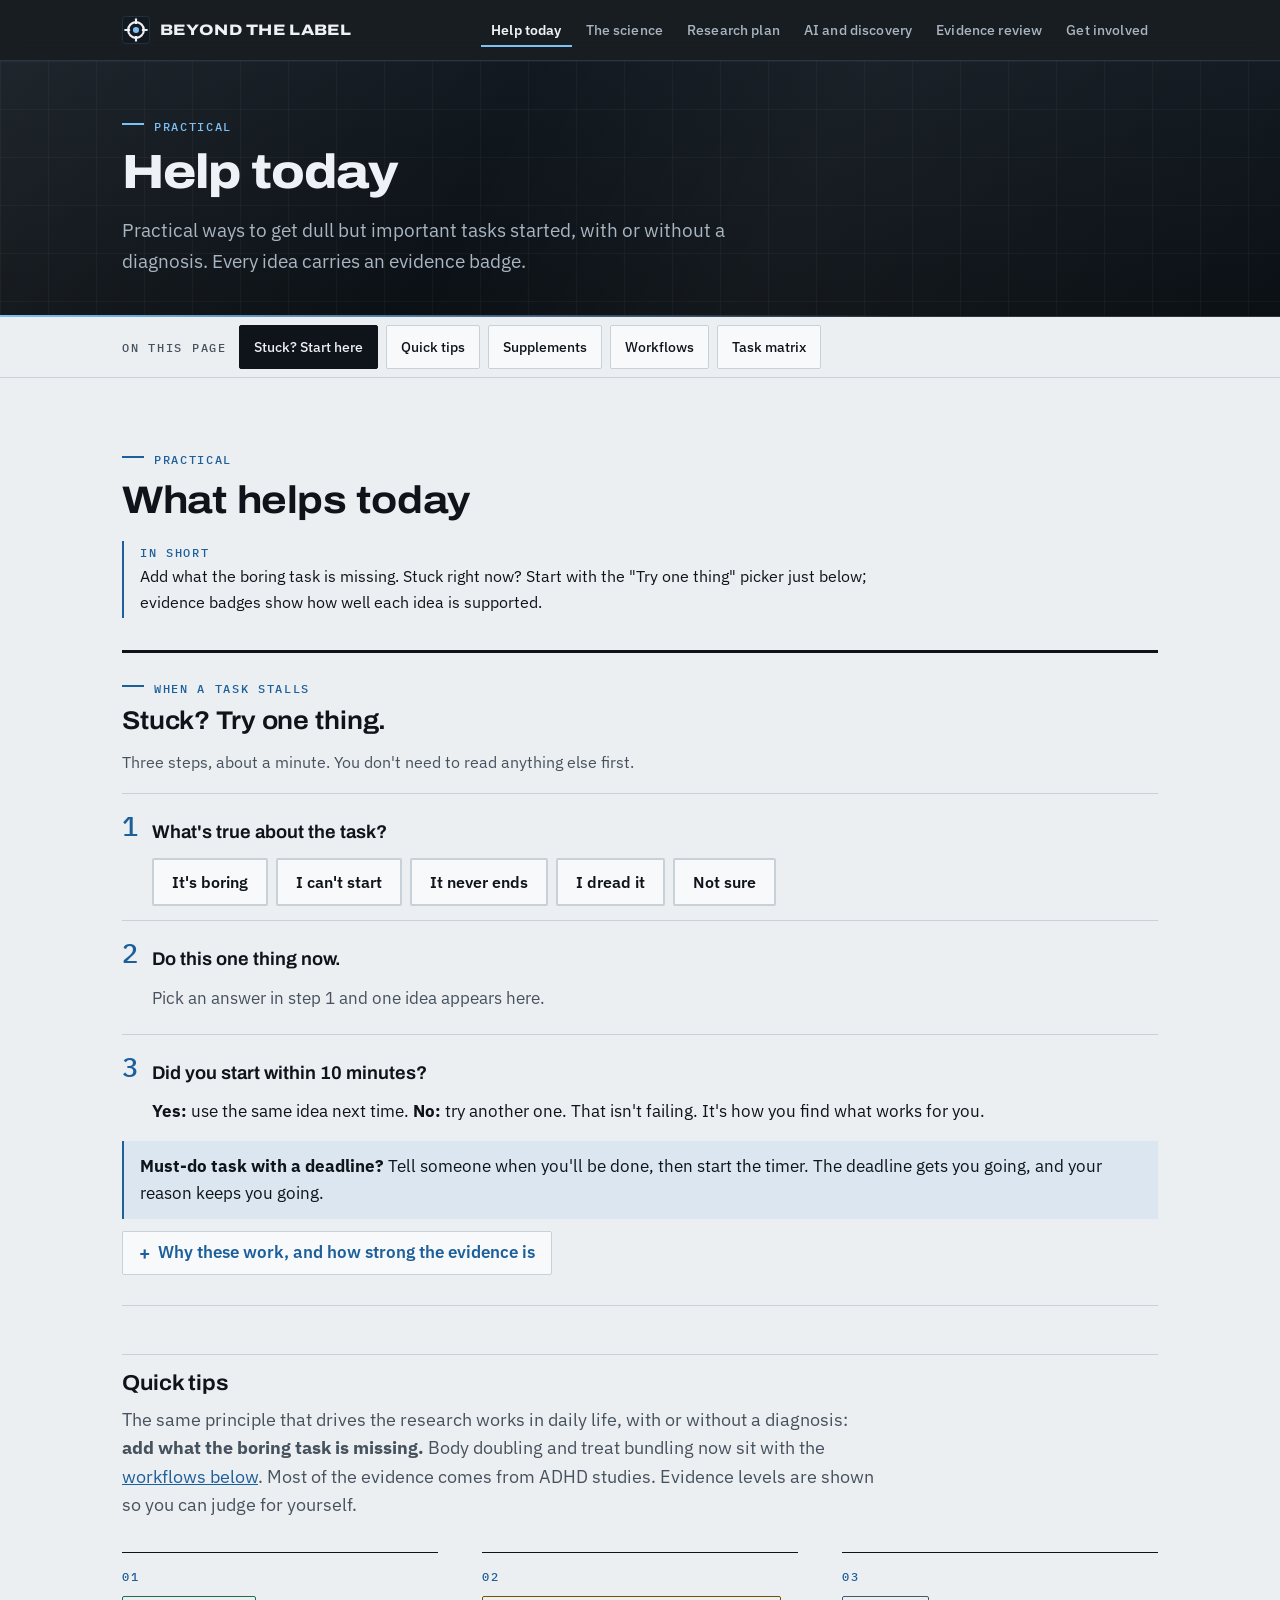
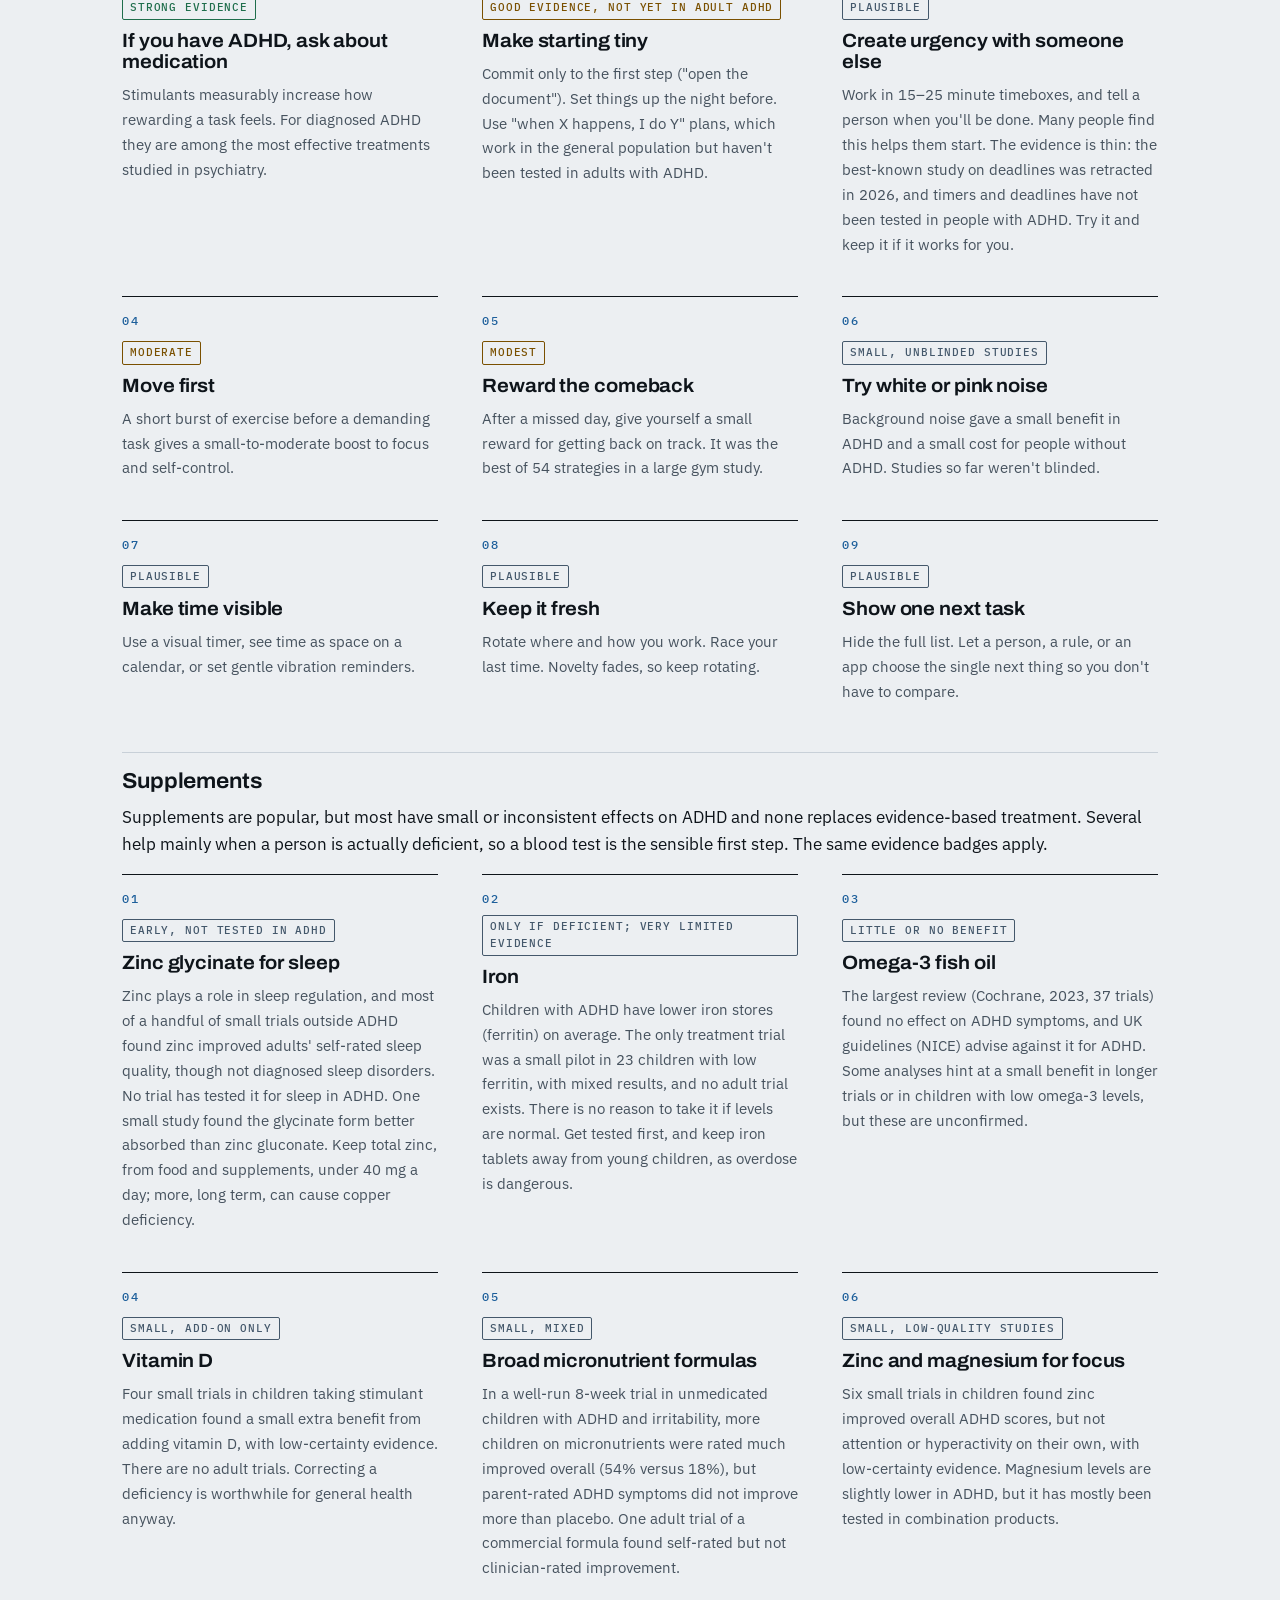
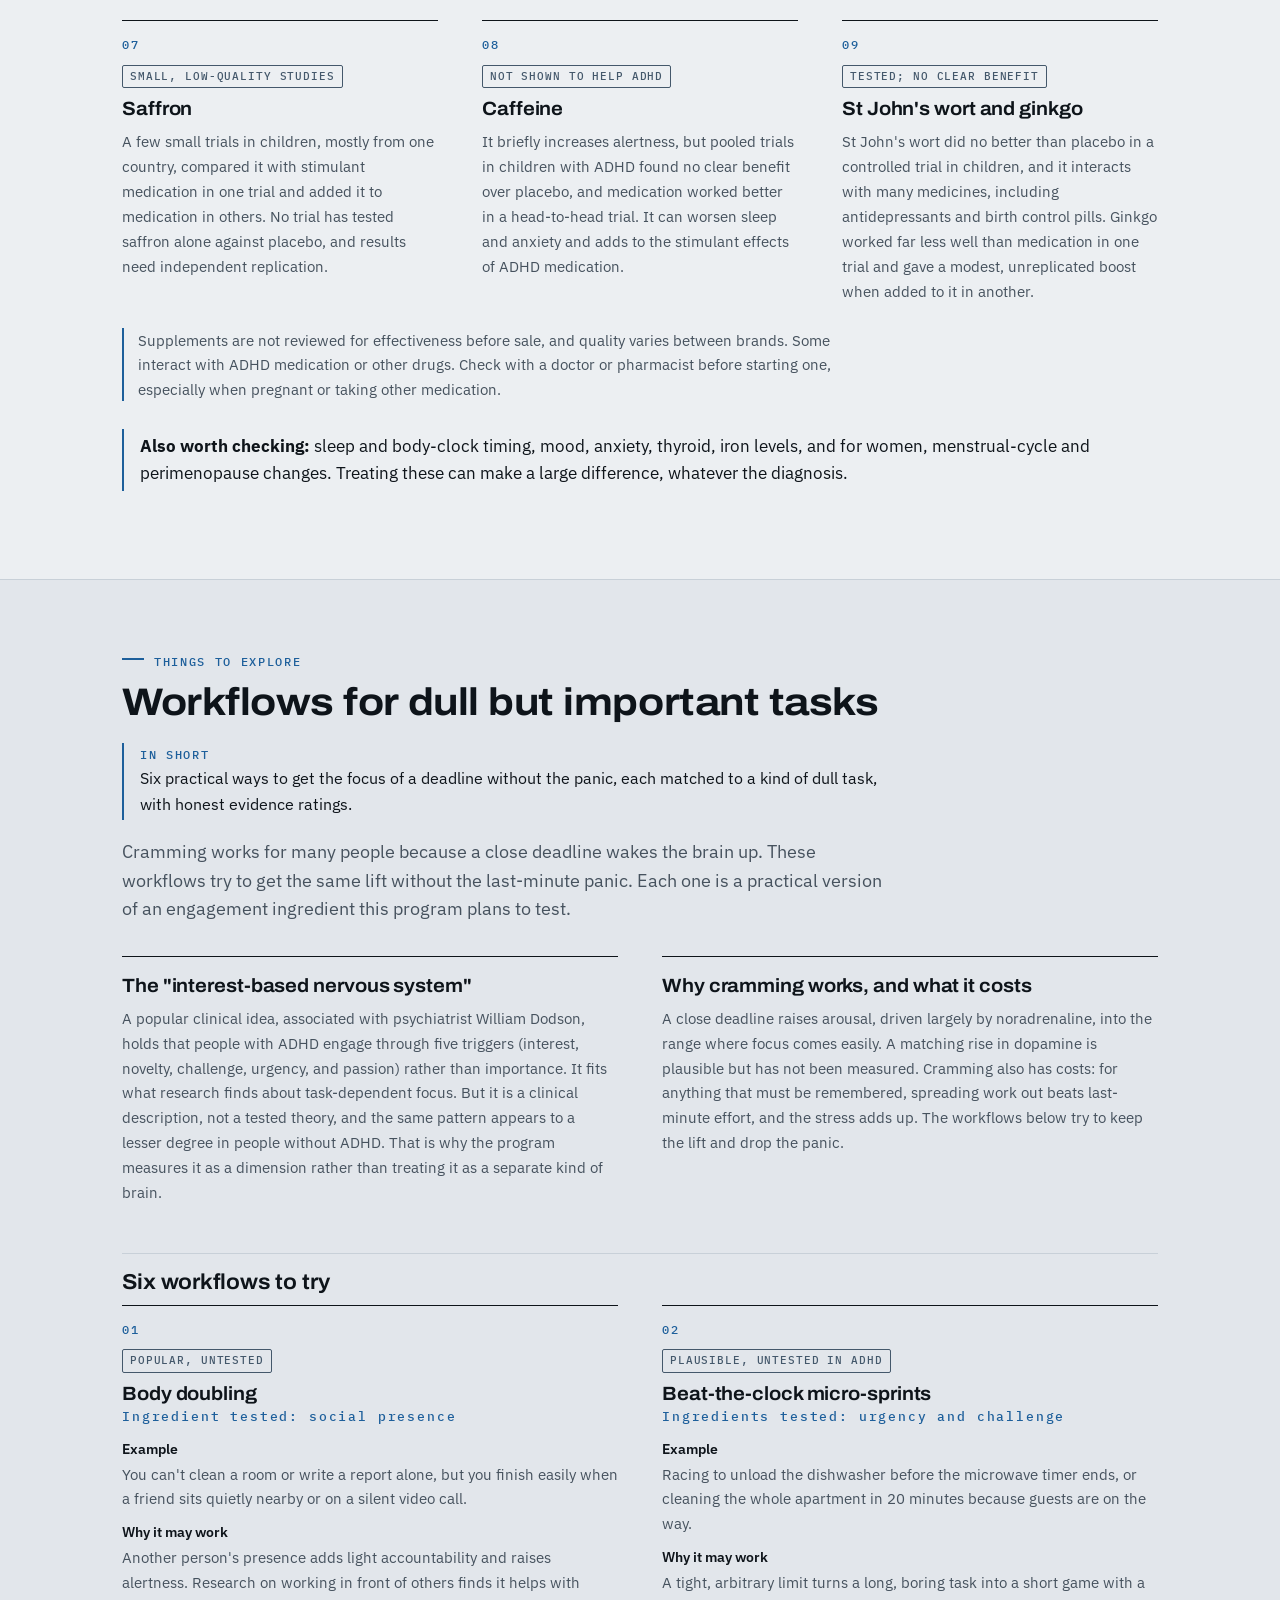
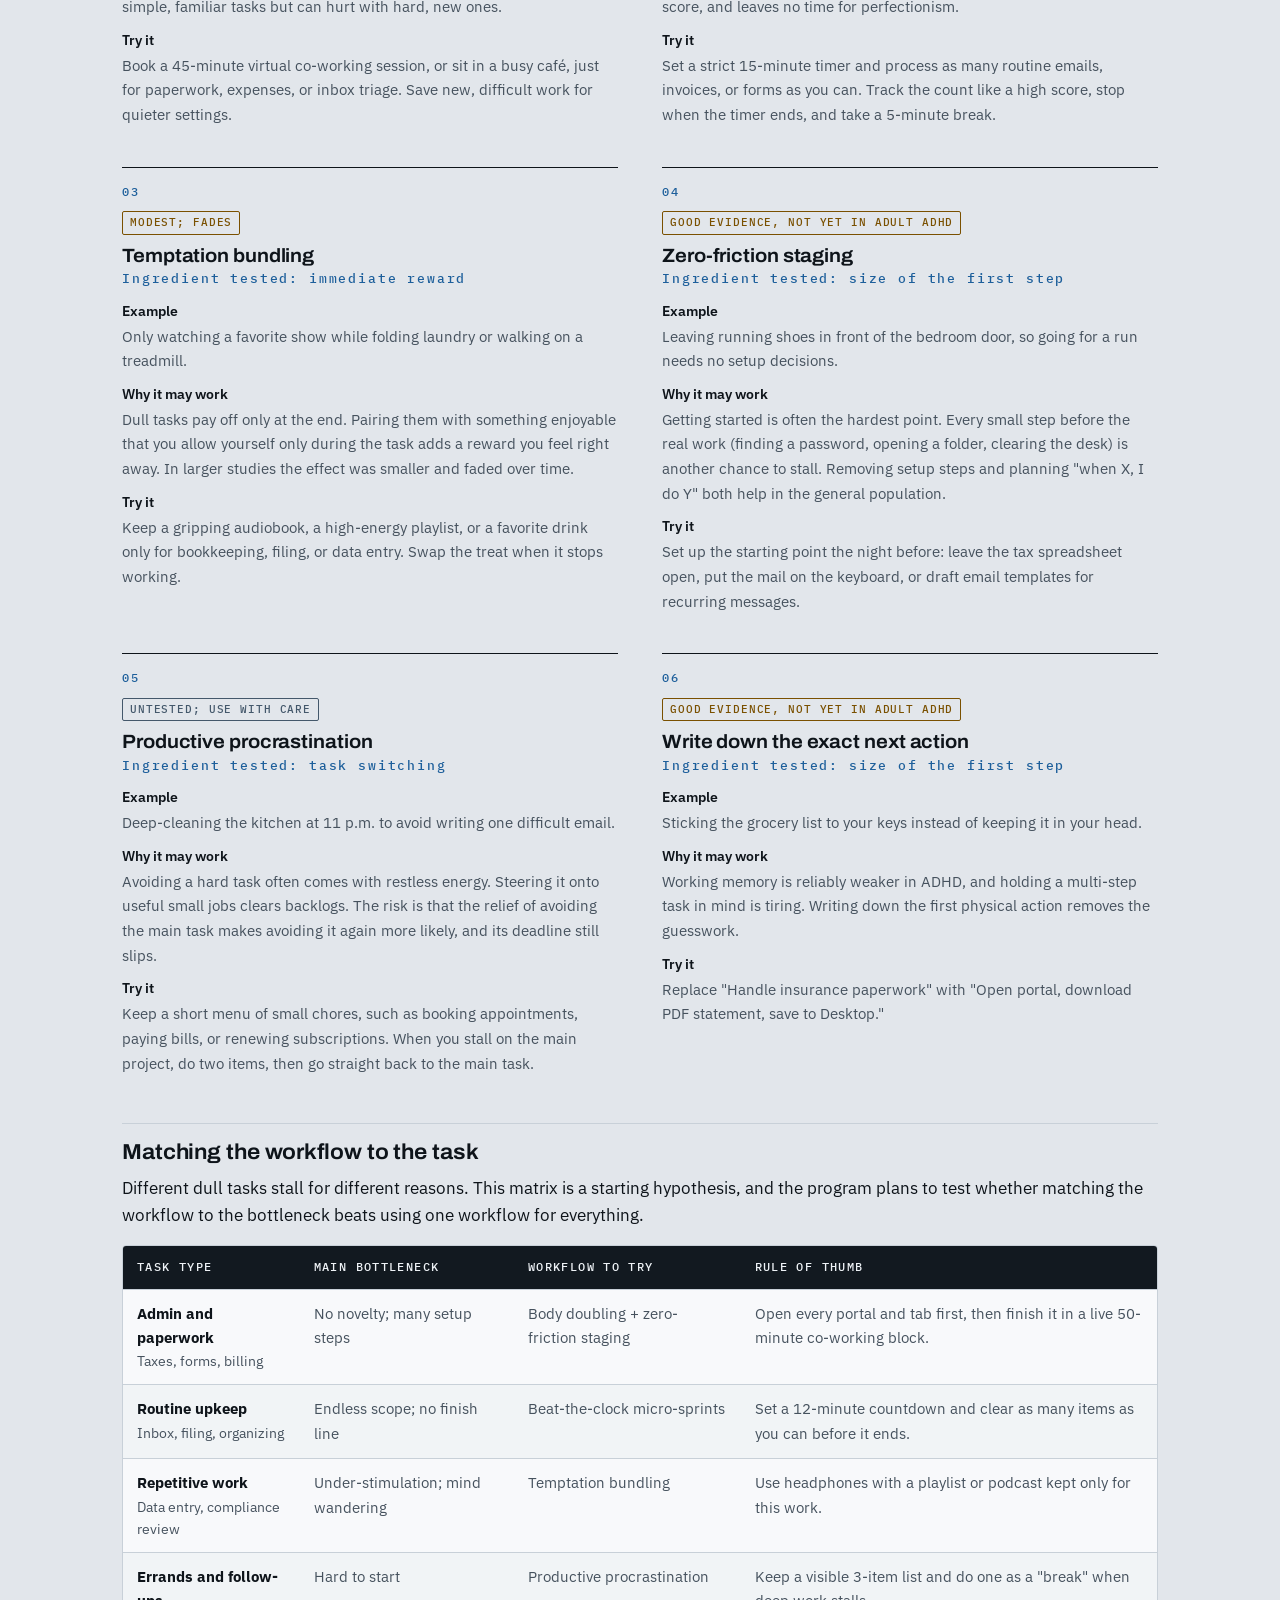
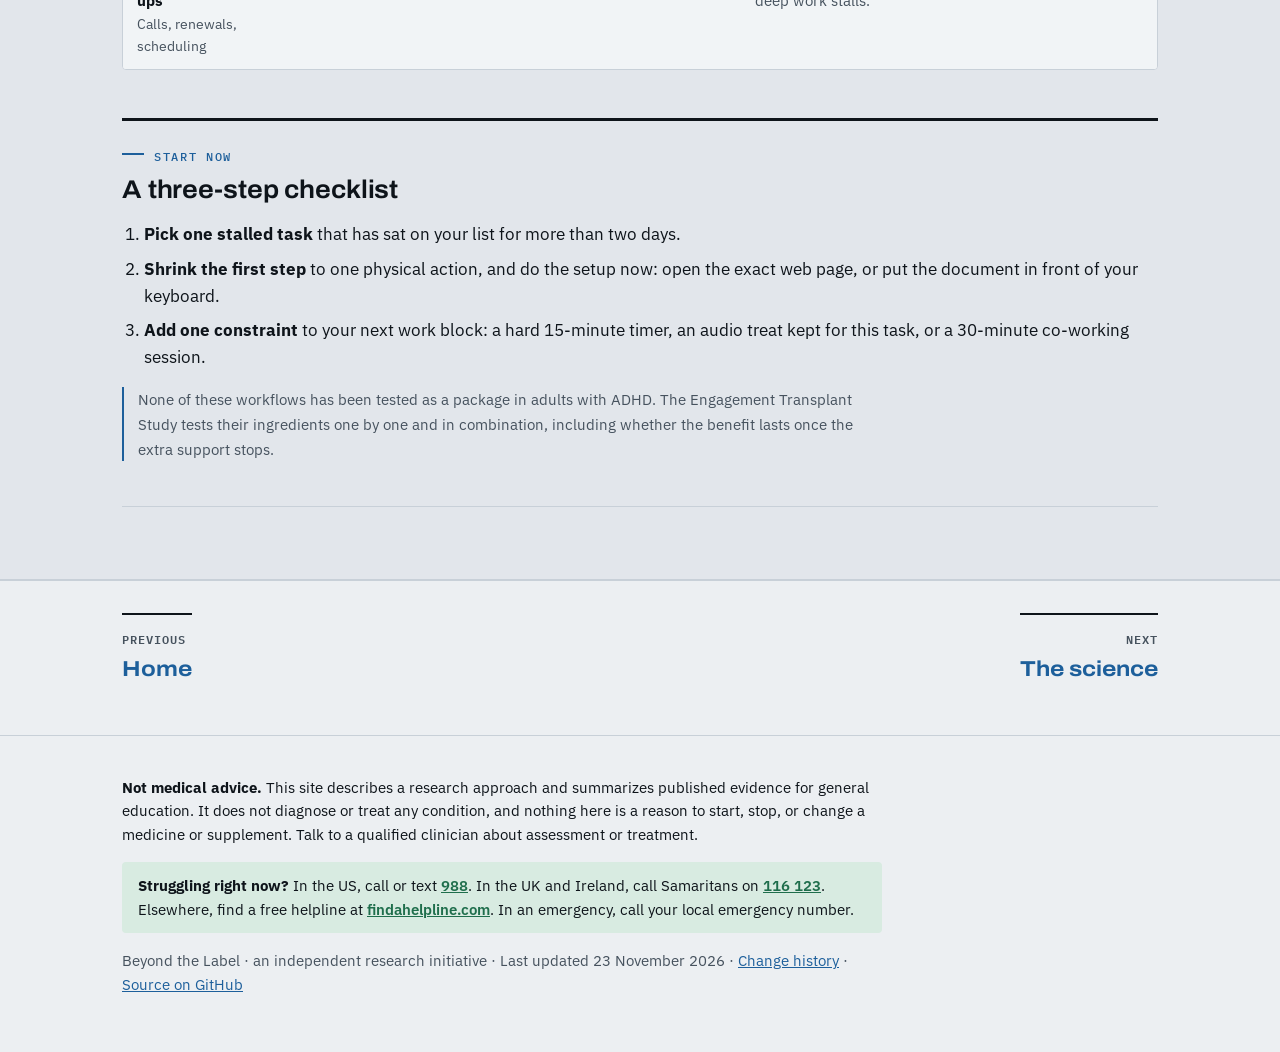
<file: help.html>
<!doctype html>
<!-- Generated by tools/build.py from src/. Edit src/ and rebuild. -->
<html lang="en" class="has-toc">
<head>
  <meta charset="utf-8">
  <meta name="viewport" content="width=device-width, initial-scale=1, viewport-fit=cover">
  <meta name="theme-color" content="#0b1015" media="(prefers-color-scheme: light)">
  <meta name="theme-color" content="#0b1015" media="(prefers-color-scheme: dark)">
  <meta name="color-scheme" content="light dark">
  <meta name="format-detection" content="telephone=no">
  <meta name="apple-mobile-web-app-title" content="Beyond the Label">
  <title>Help today | Beyond the Label</title>
  <meta name="description" content="A one-minute picker for when a task stalls, six workflows for dull but important tasks, and honest evidence ratings for common supplements.">
  <meta property="og:title" content="Help today · Beyond the Label">
  <meta property="og:description" content="A one-minute picker for when a task stalls, six workflows for dull but important tasks, and honest evidence ratings for common supplements.">
  <meta property="og:type" content="website">
  <meta property="og:url" content="https://adhd-irl.github.io/adhd-research/help.html">
  <meta property="og:image" content="https://adhd-irl.github.io/adhd-research/assets/og-image.png">
  <meta property="og:image:width" content="1200">
  <meta property="og:image:height" content="630">
  <meta property="og:image:alt" content="Beyond the Label: assess how a mind engages, not just which label fits.">
  <meta name="twitter:card" content="summary_large_image">
  <link rel="canonical" href="https://adhd-irl.github.io/adhd-research/help.html">
  <link rel="icon" href="assets/favicon.svg" type="image/svg+xml">
  <link rel="apple-touch-icon" href="assets/apple-touch-icon.png">
  <link rel="preconnect" href="https://fonts.googleapis.com">
  <link rel="preconnect" href="https://fonts.gstatic.com" crossorigin>
  <link href="https://fonts.googleapis.com/css2?family=Archivo:wdth,wght@100..125,600..800&family=IBM+Plex+Mono:wght@500&family=IBM+Plex+Sans:wght@400;500;600&display=swap" rel="stylesheet">
  <link rel="stylesheet" href="assets/style.css?v=afa036fe8e">
</head>
<body>
<a class="skip" href="#main">Skip to content</a>

<header class="site-header">
  <div class="wrap header-inner">
    <a class="brand" href="index.html" aria-label="Beyond the Label home">
      <img src="assets/favicon.svg" alt="" width="28" height="28">
      <span>Beyond the Label</span>
    </a>
    <button class="nav-toggle" aria-expanded="false" aria-controls="site-nav">Menu</button>
    <nav id="site-nav" class="site-nav" aria-label="Site">
      <a href="help.html" aria-current="page">Help today</a>
      <a href="science.html">The science</a>
      <a href="research.html">Research plan</a>
      <a href="ai.html">AI and discovery</a>
      <a href="review.html">Evidence review</a>
      <a href="involved.html">Get involved</a>
    </nav>
  </div>
</header>

<main id="main">

  <section class="page-head">
    <div class="wrap">
      <p class="eyebrow">Practical</p>
      <h1>Help today</h1>
      <p class="lede">Practical ways to get dull but important tasks started, with or without a diagnosis. Every idea carries an evidence badge.</p>
    </div>
  </section>

  <nav class="toc-bar" aria-label="On this page">
    <div class="wrap"><span class="toc-label">On this page</span><a href="#checklist">Stuck? Start here</a><a href="#tips">Quick tips</a><a href="#supplements">Supplements</a><a href="#workflows">Workflows</a><a href="#matrix">Task matrix</a></div>
  </nav>

  <section id="today" class="section">
    <div class="wrap">
      <p class="eyebrow">Practical</p>
      <h2>What helps today</h2>
      <p class="inshort"><span>In short</span>Add what the boring task is missing. Stuck right now? Start with the "Try one thing" picker just below; evidence badges show how well each idea is supported.</p>
      <div class="feature-study cat-check" id="checklist">
        <p class="eyebrow">When a task stalls</p>
        <h3>Stuck? Try one thing.</h3>
        <p class="ck-intro">Three steps, about a minute. You don't need to read anything else first.</p>
        <ol class="ck-steps">
          <li class="ck-step">
            <span class="ck-n" aria-hidden="true">1</span>
            <div class="ck-body">
              <p class="ck-q">What's true about the task?</p>
              <div class="ck-pick" role="group" aria-label="What's true about the task" hidden>
                <button type="button" class="ck-btn" data-feel="boring" aria-pressed="false">It's boring</button>
                <button type="button" class="ck-btn" data-feel="start" aria-pressed="false">I can't start</button>
                <button type="button" class="ck-btn" data-feel="endless" aria-pressed="false">It never ends</button>
                <button type="button" class="ck-btn" data-feel="dread" aria-pressed="false">I dread it</button>
                <button type="button" class="ck-btn" data-feel="unsure" aria-pressed="false">Not sure</button>
              </div>
              <p class="ck-nojs">Find the line below that fits best.</p>
            </div>
          </li>
          <li class="ck-step">
            <span class="ck-n" aria-hidden="true">2</span>
            <div class="ck-body">
              <p class="ck-q">Do this one thing now.</p>
              <p class="ck-wait">Pick an answer in step 1 and one idea appears here.</p>
              <div class="ck-cards" aria-live="polite">
                <div class="ck-card" data-feel="boring">
                  <p class="ck-k">If it's boring</p>
                  <ul class="ck-ideas">
                    <li>Put on a playlist you only play for this task.</li>
                    <li>Move somewhere new: another room, a café, outside.</li>
                    <li>Start with a question you'd like answered, then go find out.</li>
                  </ul>
                </div>
                <div class="ck-card" data-feel="start">
                  <p class="ck-k">If you can't start</p>
                  <ul class="ck-ideas">
                    <li>Do only the first tiny step, like opening the file. You can stop after that.</li>
                    <li>Walk briskly for 10 minutes, then sit straight down and begin.</li>
                    <li>Pick one of two tasks. Choosing is enough to get moving.</li>
                  </ul>
                </div>
                <div class="ck-card" data-feel="endless">
                  <p class="ck-k">If it never ends</p>
                  <ul class="ck-ideas">
                    <li>Work for 15 minutes on a timer, then stop. That counts.</li>
                    <li>Count what you finish: emails sent, pages read, boxes packed.</li>
                    <li>Set a small finish line, like "just the top shelf".</li>
                  </ul>
                </div>
                <div class="ck-card" data-feel="dread">
                  <p class="ck-k">If you dread it</p>
                  <ul class="ck-ideas">
                    <li>Say why it matters to you: "I file taxes so I can book the trip."</li>
                    <li>Pair it with a treat you only get while doing it.</li>
                    <li>Tell someone when you'll be done, then start.</li>
                  </ul>
                </div>
                <div class="ck-card" data-feel="unsure">
                  <p class="ck-k">If you're not sure</p>
                  <ul class="ck-ideas">
                    <li>Start a 10-minute timer and do only the first tiny step.</li>
                    <li>Tell someone what you're about to do, then start.</li>
                  </ul>
                </div>
              </div>
              <div class="ck-tools" hidden>
                <button type="button" class="btn ck-another">Another idea</button>
                <button type="button" class="btn primary ck-timer">Start a 10-minute timer</button>
                <p class="ck-clock" aria-live="polite"></p>
              </div>
            </div>
          </li>
          <li class="ck-step">
            <span class="ck-n" aria-hidden="true">3</span>
            <div class="ck-body">
              <p class="ck-q">Did you start within 10 minutes?</p>
              <p><strong>Yes:</strong> use the same idea next time. <strong>No:</strong> try another one. That isn't failing. It's how you find what works for you.</p>
            </div>
          </li>
        </ol>
        <p class="ck-must"><strong>Must-do task with a deadline?</strong> Tell someone when you'll be done, then start the timer. The deadline gets you going, and your reason keeps you going.</p>
        <details class="more-block">
          <summary>Why these work, and how strong the evidence is</summary>
          <p>Each idea adds something the stalled task is missing. These come from the <a href="research.html#catalysts">catalyst research</a>. They are ideas to try, not proven treatments.</p>
          <ul class="ck-evidence">
            <li><strong>Urgency</strong> (timers, telling someone) <span class="badge early">Plausible</span></li>
            <li><strong>Movement</strong> (a brisk walk first) <span class="badge good">Good, general population</span></li>
            <li><strong>Visible progress</strong> (counts, finish lines) <span class="badge good">Modest</span></li>
            <li><strong>Pleasure</strong> (a playlist or treat kept for the task) <span class="badge good">Modest; fades</span></li>
            <li><strong>Novelty</strong> (a new place or tool) <span class="badge early">Lab evidence only</span></li>
            <li><strong>Curiosity</strong> (start with a question) <span class="badge early">Lab evidence only</span></li>
            <li><strong>Choice</strong> (pick one of two) <span class="badge early">Plausible, untested</span></li>
            <li><strong>Your reason</strong> (link it to something you want) <span class="badge early">Plausible, untested</span></li>
          </ul>
          <p>Ideas lose their pull as they become familiar, so swap to a new one every week or two.</p>
          <p class="note">Keep it healthy: skip ideas that cost you sleep, and don't lean on extra caffeine, which hasn't been shown to help ADHD. Ignore "dopamine hack" and "dopamine detox" claims, which have no evidence behind them.</p>
        </details>
      </div>

      <h3 class="sub" id="tips">Quick tips</h3>
      <p class="section-lede">The same principle that drives the research works in daily life, with or without a diagnosis: <strong>add what the boring task is missing.</strong> Body doubling and treat bundling now sit with the <a href="#workflows">workflows below</a>. Most of the evidence comes from ADHD studies. Evidence levels are shown so you can judge for yourself.</p>
      <div class="grid three tips">
        <article class="tip"><span class="badge strong">Strong evidence</span><h3>If you have ADHD, ask about medication</h3><p>Stimulants measurably increase how rewarding a task feels. For diagnosed ADHD they are among the most effective treatments studied in psychiatry.</p></article>
        <article class="tip"><span class="badge good">Good evidence, not yet in adult ADHD</span><h3>Make starting tiny</h3><p>Commit only to the first step ("open the document"). Set things up the night before. Use "when X happens, I do Y" plans, which work in the general population but haven't been tested in adults with ADHD.</p></article>
        <article class="tip"><span class="badge early">Plausible</span><h3>Create urgency with someone else</h3><p>Work in 15–25 minute timeboxes, and tell a person when you'll be done. Many people find this helps them start. The evidence is thin: the best-known study on deadlines was retracted in 2026, and timers and deadlines have not been tested in people with ADHD. Try it and keep it if it works for you.</p></article>
        <article class="tip"><span class="badge good">Moderate</span><h3>Move first</h3><p>A short burst of exercise before a demanding task gives a small-to-moderate boost to focus and self-control.</p></article>
        <article class="tip"><span class="badge good">Modest</span><h3>Reward the comeback</h3><p>After a missed day, give yourself a small reward for getting back on track. It was the best of 54 strategies in a large gym study.</p></article>
        <article class="tip"><span class="badge early">Small, unblinded studies</span><h3>Try white or pink noise</h3><p>Background noise gave a small benefit in ADHD and a small cost for people without ADHD. Studies so far weren't blinded.</p></article>
        <article class="tip"><span class="badge early">Plausible</span><h3>Make time visible</h3><p>Use a visual timer, see time as space on a calendar, or set gentle vibration reminders.</p></article>
        <article class="tip"><span class="badge early">Plausible</span><h3>Keep it fresh</h3><p>Rotate where and how you work. Race your last time. Novelty fades, so keep rotating.</p></article>
        <article class="tip"><span class="badge early">Plausible</span><h3>Show one next task</h3><p>Hide the full list. Let a person, a rule, or an app choose the single next thing so you don't have to compare.</p></article>
      </div>
      <h3 class="sub" id="supplements">Supplements</h3>
      <p>Supplements are popular, but most have small or inconsistent effects on ADHD and none replaces evidence-based treatment. Several help mainly when a person is actually deficient, so a blood test is the sensible first step. The same evidence badges apply.</p>
      <div class="grid three tips">
        <article class="tip"><span class="badge early">Early, not tested in ADHD</span><h3>Zinc glycinate for sleep</h3><p>Zinc plays a role in sleep regulation, and most of a handful of small trials outside ADHD found zinc improved adults' self-rated sleep quality, though not diagnosed sleep disorders. No trial has tested it for sleep in ADHD. One small study found the glycinate form better absorbed than zinc gluconate. Keep total zinc, from food and supplements, under 40 mg a day; more, long term, can cause copper deficiency.</p></article>
        <article class="tip"><span class="badge early">Only if deficient; very limited evidence</span><h3>Iron</h3><p>Children with ADHD have lower iron stores (ferritin) on average. The only treatment trial was a small pilot in 23 children with low ferritin, with mixed results, and no adult trial exists. There is no reason to take it if levels are normal. Get tested first, and keep iron tablets away from young children, as overdose is dangerous.</p></article>
        <article class="tip"><span class="badge early">Little or no benefit</span><h3>Omega-3 fish oil</h3><p>The largest review (Cochrane, 2023, 37 trials) found no effect on ADHD symptoms, and UK guidelines (NICE) advise against it for ADHD. Some analyses hint at a small benefit in longer trials or in children with low omega-3 levels, but these are unconfirmed.</p></article>
        <article class="tip"><span class="badge early">Small, add-on only</span><h3>Vitamin D</h3><p>Four small trials in children taking stimulant medication found a small extra benefit from adding vitamin D, with low-certainty evidence. There are no adult trials. Correcting a deficiency is worthwhile for general health anyway.</p></article>
        <article class="tip"><span class="badge early">Small, mixed</span><h3>Broad micronutrient formulas</h3><p>In a well-run 8-week trial in unmedicated children with ADHD and irritability, more children on micronutrients were rated much improved overall (54% versus 18%), but parent-rated ADHD symptoms did not improve more than placebo. One adult trial of a commercial formula found self-rated but not clinician-rated improvement.</p></article>
        <article class="tip"><span class="badge early">Small, low-quality studies</span><h3>Zinc and magnesium for focus</h3><p>Six small trials in children found zinc improved overall ADHD scores, but not attention or hyperactivity on their own, with low-certainty evidence. Magnesium levels are slightly lower in ADHD, but it has mostly been tested in combination products.</p></article>
        <article class="tip"><span class="badge early">Small, low-quality studies</span><h3>Saffron</h3><p>A few small trials in children, mostly from one country, compared it with stimulant medication in one trial and added it to medication in others. No trial has tested saffron alone against placebo, and results need independent replication.</p></article>
        <article class="tip"><span class="badge early">Not shown to help ADHD</span><h3>Caffeine</h3><p>It briefly increases alertness, but pooled trials in children with ADHD found no clear benefit over placebo, and medication worked better in a head-to-head trial. It can worsen sleep and anxiety and adds to the stimulant effects of ADHD medication.</p></article>
        <article class="tip"><span class="badge early">Tested; no clear benefit</span><h3>St John's wort and ginkgo</h3><p>St John's wort did no better than placebo in a controlled trial in children, and it interacts with many medicines, including antidepressants and birth control pills. Ginkgo worked far less well than medication in one trial and gave a modest, unreplicated boost when added to it in another.</p></article>
      </div>
      <p class="note">Supplements are not reviewed for effectiveness before sale, and quality varies between brands. Some interact with ADHD medication or other drugs. Check with a doctor or pharmacist before starting one, especially when pregnant or taking other medication.</p>
      <p class="also"><strong>Also worth checking:</strong> sleep and body-clock timing, mood, anxiety, thyroid, iron levels, and for women, menstrual-cycle and perimenopause changes. Treating these can make a large difference, whatever the diagnosis.</p>
    </div>
  </section>

  <section id="workflows" class="section alt">
    <div class="wrap">
      <p class="eyebrow">Things to explore</p>
      <h2>Workflows for dull but important tasks</h2>
      <p class="inshort"><span>In short</span>Six practical ways to get the focus of a deadline without the panic, each matched to a kind of dull task, with honest evidence ratings.</p>
      <p class="section-lede">Cramming works for many people because a close deadline wakes the brain up. These workflows try to get the same lift without the last-minute panic. Each one is a practical version of an engagement ingredient this program plans to test.</p>
      <div class="grid two">
        <div class="mech"><h3>The "interest-based nervous system"</h3><p>A popular clinical idea, associated with psychiatrist William Dodson, holds that people with ADHD engage through five triggers (interest, novelty, challenge, urgency, and passion) rather than importance. It fits what research finds about task-dependent focus. But it is a clinical description, not a tested theory, and the same pattern appears to a lesser degree in people without ADHD. That is why the program measures it as a dimension rather than treating it as a separate kind of brain.</p></div>
        <div class="mech"><h3>Why cramming works, and what it costs</h3><p>A close deadline raises arousal, driven largely by noradrenaline, into the range where focus comes easily. A matching rise in dopamine is plausible but has not been measured. Cramming also has costs: for anything that must be remembered, spreading work out beats last-minute effort, and the stress adds up. The workflows below try to keep the lift and drop the panic.</p></div>
      </div>

      <h3 class="sub" id="six-workflows">Six workflows to try</h3>
      <div class="grid two wf">
        <article class="tip">
          <span class="badge early">Popular, untested</span>
          <h3>Body doubling</h3>
          <p class="wf-tag">Ingredient tested: social presence</p>
          <dl>
            <dt>Example</dt><dd>You can't clean a room or write a report alone, but you finish easily when a friend sits quietly nearby or on a silent video call.</dd>
            <dt>Why it may work</dt><dd>Another person's presence adds light accountability and raises alertness. Research on working in front of others finds it helps with simple, familiar tasks but can hurt with hard, new ones.</dd>
            <dt>Try it</dt><dd>Book a 45-minute virtual co-working session, or sit in a busy café, just for paperwork, expenses, or inbox triage. Save new, difficult work for quieter settings.</dd>
          </dl>
        </article>
        <article class="tip">
          <span class="badge early">Plausible, untested in ADHD</span>
          <h3>Beat-the-clock micro-sprints</h3>
          <p class="wf-tag">Ingredients tested: urgency and challenge</p>
          <dl>
            <dt>Example</dt><dd>Racing to unload the dishwasher before the microwave timer ends, or cleaning the whole apartment in 20 minutes because guests are on the way.</dd>
            <dt>Why it may work</dt><dd>A tight, arbitrary limit turns a long, boring task into a short game with a score, and leaves no time for perfectionism.</dd>
            <dt>Try it</dt><dd>Set a strict 15-minute timer and process as many routine emails, invoices, or forms as you can. Track the count like a high score, stop when the timer ends, and take a 5-minute break.</dd>
          </dl>
        </article>
        <article class="tip">
          <span class="badge good">Modest; fades</span>
          <h3>Temptation bundling</h3>
          <p class="wf-tag">Ingredient tested: immediate reward</p>
          <dl>
            <dt>Example</dt><dd>Only watching a favorite show while folding laundry or walking on a treadmill.</dd>
            <dt>Why it may work</dt><dd>Dull tasks pay off only at the end. Pairing them with something enjoyable that you allow yourself only during the task adds a reward you feel right away. In larger studies the effect was smaller and faded over time.</dd>
            <dt>Try it</dt><dd>Keep a gripping audiobook, a high-energy playlist, or a favorite drink only for bookkeeping, filing, or data entry. Swap the treat when it stops working.</dd>
          </dl>
        </article>
        <article class="tip">
          <span class="badge good">Good evidence, not yet in adult ADHD</span>
          <h3>Zero-friction staging</h3>
          <p class="wf-tag">Ingredient tested: size of the first step</p>
          <dl>
            <dt>Example</dt><dd>Leaving running shoes in front of the bedroom door, so going for a run needs no setup decisions.</dd>
            <dt>Why it may work</dt><dd>Getting started is often the hardest point. Every small step before the real work (finding a password, opening a folder, clearing the desk) is another chance to stall. Removing setup steps and planning "when X, I do Y" both help in the general population.</dd>
            <dt>Try it</dt><dd>Set up the starting point the night before: leave the tax spreadsheet open, put the mail on the keyboard, or draft email templates for recurring messages.</dd>
          </dl>
        </article>
        <article class="tip">
          <span class="badge early">Untested; use with care</span>
          <h3>Productive procrastination</h3>
          <p class="wf-tag">Ingredient tested: task switching</p>
          <dl>
            <dt>Example</dt><dd>Deep-cleaning the kitchen at 11 p.m. to avoid writing one difficult email.</dd>
            <dt>Why it may work</dt><dd>Avoiding a hard task often comes with restless energy. Steering it onto useful small jobs clears backlogs. The risk is that the relief of avoiding the main task makes avoiding it again more likely, and its deadline still slips.</dd>
            <dt>Try it</dt><dd>Keep a short menu of small chores, such as booking appointments, paying bills, or renewing subscriptions. When you stall on the main project, do two items, then go straight back to the main task.</dd>
          </dl>
        </article>
        <article class="tip">
          <span class="badge good">Good evidence, not yet in adult ADHD</span>
          <h3>Write down the exact next action</h3>
          <p class="wf-tag">Ingredient tested: size of the first step</p>
          <dl>
            <dt>Example</dt><dd>Sticking the grocery list to your keys instead of keeping it in your head.</dd>
            <dt>Why it may work</dt><dd>Working memory is reliably weaker in ADHD, and holding a multi-step task in mind is tiring. Writing down the first physical action removes the guesswork.</dd>
            <dt>Try it</dt><dd>Replace "Handle insurance paperwork" with "Open portal, download PDF statement, save to Desktop."</dd>
          </dl>
        </article>
      </div>

      <h3 class="sub" id="matrix">Matching the workflow to the task</h3>
      <p>Different dull tasks stall for different reasons. This matrix is a starting hypothesis, and the program plans to test whether matching the workflow to the bottleneck beats using one workflow for everything.</p>
      <div class="table-wrap">
        <table class="matrix">
          <thead><tr><th scope="col">Task type</th><th scope="col">Main bottleneck</th><th scope="col">Workflow to try</th><th scope="col">Rule of thumb</th></tr></thead>
          <tbody>
            <tr><th scope="row">Admin and paperwork<span>Taxes, forms, billing</span></th><td>No novelty; many setup steps</td><td>Body doubling + zero-friction staging</td><td>Open every portal and tab first, then finish it in a live 50-minute co-working block.</td></tr>
            <tr><th scope="row">Routine upkeep<span>Inbox, filing, organizing</span></th><td>Endless scope; no finish line</td><td>Beat-the-clock micro-sprints</td><td>Set a 12-minute countdown and clear as many items as you can before it ends.</td></tr>
            <tr><th scope="row">Repetitive work<span>Data entry, compliance review</span></th><td>Under-stimulation; mind wandering</td><td>Temptation bundling</td><td>Use headphones with a playlist or podcast kept only for this work.</td></tr>
            <tr><th scope="row">Errands and follow-ups<span>Calls, renewals, scheduling</span></th><td>Hard to start</td><td>Productive procrastination</td><td>Keep a visible 3-item list and do one as a "break" when deep work stalls.</td></tr>
          </tbody>
        </table>
      </div>

      <div class="feature-study">
        <p class="eyebrow">Start now</p>
        <h3>A three-step checklist</h3>
        <ol class="steps">
          <li><strong>Pick one stalled task</strong> that has sat on your list for more than two days.</li>
          <li><strong>Shrink the first step</strong> to one physical action, and do the setup now: open the exact web page, or put the document in front of your keyboard.</li>
          <li><strong>Add one constraint</strong> to your next work block: a hard 15-minute timer, an audio treat kept for this task, or a 30-minute co-working session.</li>
        </ol>
        <p class="note">None of these workflows has been tested as a package in adults with ADHD. The Engagement Transplant Study tests their ingredients one by one and in combination, including whether the benefit lasts once the extra support stops.</p>
      </div>
    </div>
  </section>

  <nav class="pager" aria-label="Pages">
    <div class="wrap"><a class="pager-prev" href="index.html"><span>Previous</span>Home</a><a class="pager-next" href="science.html"><span>Next</span>The science</a></div>
  </nav>

</main>

<footer class="site-footer">
  <div class="wrap">
    <p><strong>Not medical advice.</strong> This site describes a research approach and summarizes published evidence for general education. It does not diagnose or treat any condition, and nothing here is a reason to start, stop, or change a medicine or supplement. Talk to a qualified clinician about assessment or treatment.</p>
    <p class="crisis" role="note"><strong>Struggling right now?</strong> In the US, call or text <a href="tel:988">988</a>. In the UK and Ireland, call Samaritans on <a href="tel:116123">116&nbsp;123</a>. Elsewhere, find a free helpline at <a href="https://findahelpline.com" rel="noopener">findahelpline.com</a>. In an emergency, call your local emergency number.</p>
    <p class="muted">Beyond the Label · an independent research initiative · Last updated <time datetime="2026-11-23">23 November 2026</time> · <a href="https://github.com/ADHD-IRL/adhd-research/commits/main">Change history</a> · <a href="https://github.com/ADHD-IRL/adhd-research">Source on GitHub</a></p>
  </div>
</footer>

<script src="assets/app.js?v=afa036fe8e"></script>
</body>
</html>
</file>
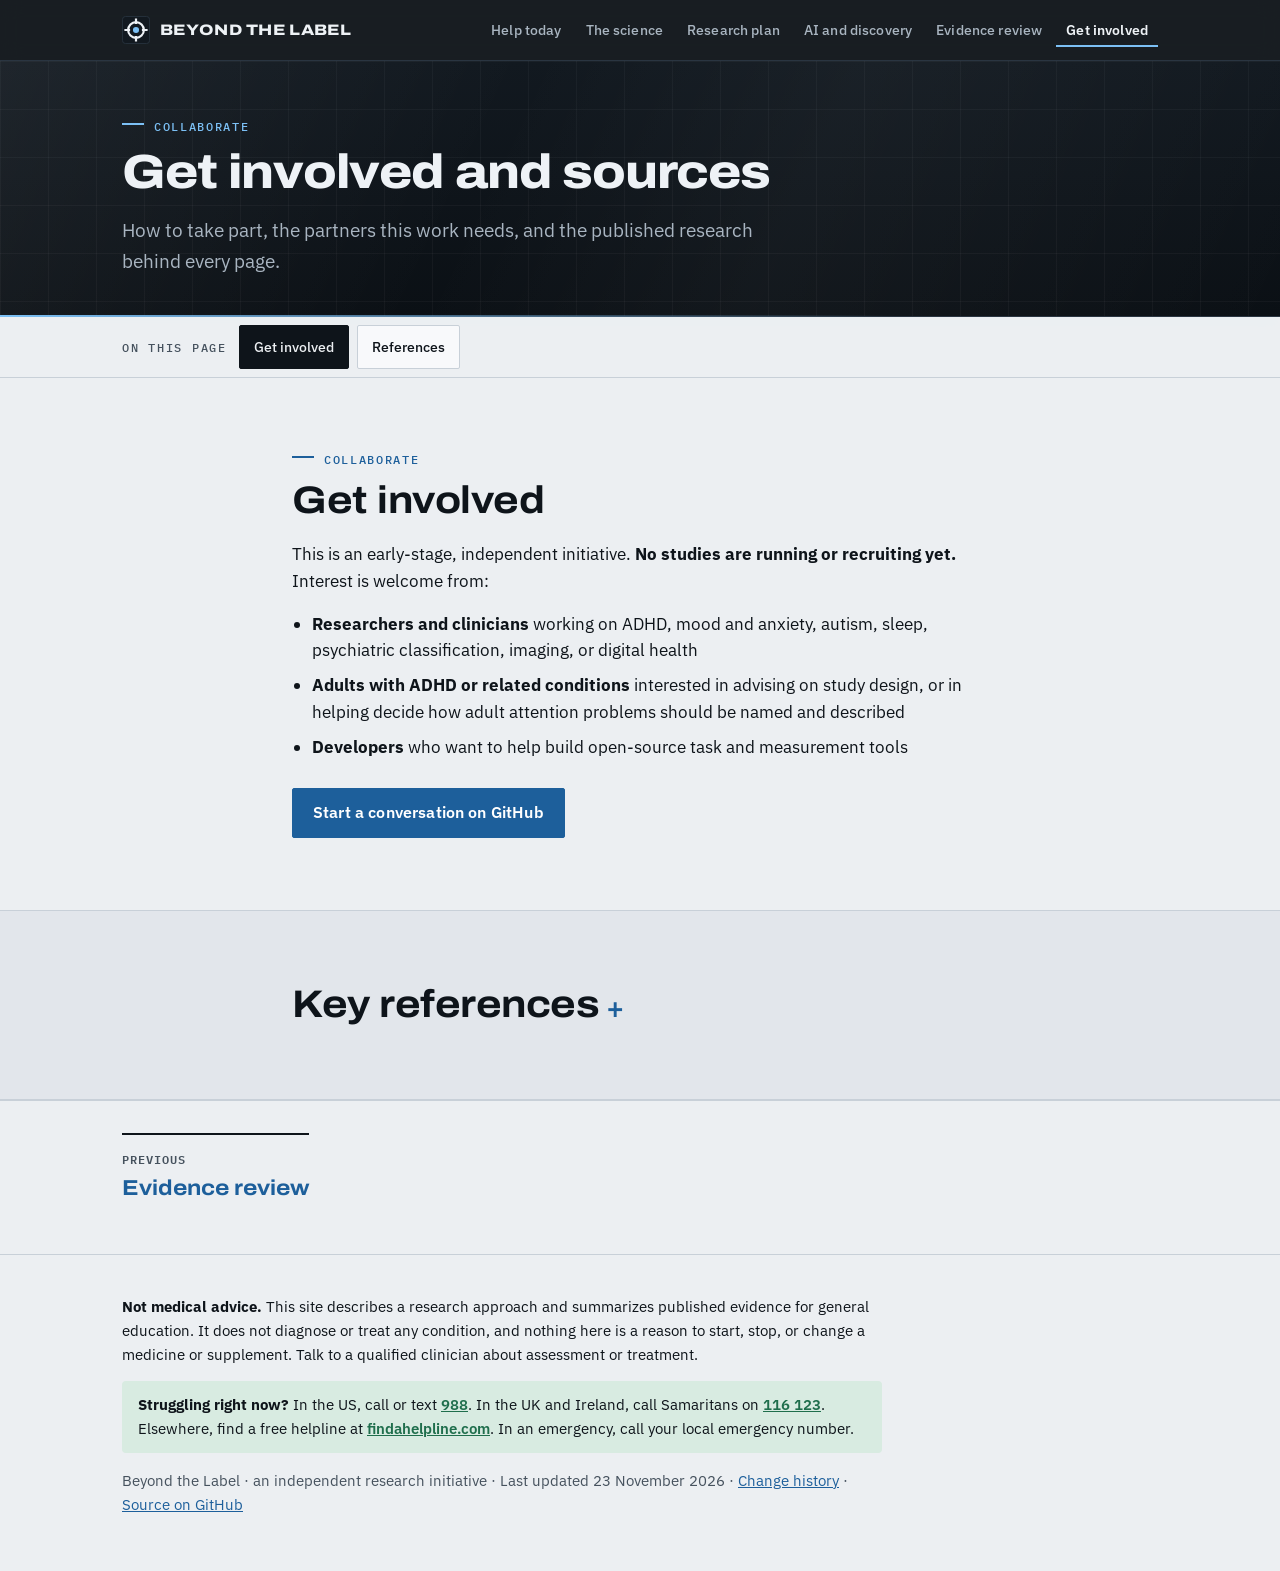
<file: involved.html>
<!doctype html>
<!-- Generated by tools/build.py from src/. Edit src/ and rebuild. -->
<html lang="en" class="has-toc">
<head>
  <meta charset="utf-8">
  <meta name="viewport" content="width=device-width, initial-scale=1, viewport-fit=cover">
  <meta name="theme-color" content="#0b1015" media="(prefers-color-scheme: light)">
  <meta name="theme-color" content="#0b1015" media="(prefers-color-scheme: dark)">
  <meta name="color-scheme" content="light dark">
  <meta name="format-detection" content="telephone=no">
  <meta name="apple-mobile-web-app-title" content="Beyond the Label">
  <title>Get involved and sources | Beyond the Label</title>
  <meta name="description" content="Ways to take part in the Beyond the Label research program, and the references behind the site.">
  <meta property="og:title" content="Get involved and sources · Beyond the Label">
  <meta property="og:description" content="Ways to take part in the Beyond the Label research program, and the references behind the site.">
  <meta property="og:type" content="website">
  <meta property="og:url" content="https://adhd-irl.github.io/adhd-research/involved.html">
  <meta property="og:image" content="https://adhd-irl.github.io/adhd-research/assets/og-image.png">
  <meta property="og:image:width" content="1200">
  <meta property="og:image:height" content="630">
  <meta property="og:image:alt" content="Beyond the Label: assess how a mind engages, not just which label fits.">
  <meta name="twitter:card" content="summary_large_image">
  <link rel="canonical" href="https://adhd-irl.github.io/adhd-research/involved.html">
  <link rel="icon" href="assets/favicon.svg" type="image/svg+xml">
  <link rel="apple-touch-icon" href="assets/apple-touch-icon.png">
  <link rel="preconnect" href="https://fonts.googleapis.com">
  <link rel="preconnect" href="https://fonts.gstatic.com" crossorigin>
  <link href="https://fonts.googleapis.com/css2?family=Archivo:wdth,wght@100..125,600..800&family=IBM+Plex+Mono:wght@500&family=IBM+Plex+Sans:wght@400;500;600&display=swap" rel="stylesheet">
  <link rel="stylesheet" href="assets/style.css?v=afa036fe8e">
</head>
<body>
<a class="skip" href="#main">Skip to content</a>

<header class="site-header">
  <div class="wrap header-inner">
    <a class="brand" href="index.html" aria-label="Beyond the Label home">
      <img src="assets/favicon.svg" alt="" width="28" height="28">
      <span>Beyond the Label</span>
    </a>
    <button class="nav-toggle" aria-expanded="false" aria-controls="site-nav">Menu</button>
    <nav id="site-nav" class="site-nav" aria-label="Site">
      <a href="help.html">Help today</a>
      <a href="science.html">The science</a>
      <a href="research.html">Research plan</a>
      <a href="ai.html">AI and discovery</a>
      <a href="review.html">Evidence review</a>
      <a href="involved.html" aria-current="page">Get involved</a>
    </nav>
  </div>
</header>

<main id="main">

  <section class="page-head">
    <div class="wrap">
      <p class="eyebrow">Collaborate</p>
      <h1>Get involved and sources</h1>
      <p class="lede">How to take part, the partners this work needs, and the published research behind every page.</p>
    </div>
  </section>

  <nav class="toc-bar" aria-label="On this page">
    <div class="wrap"><span class="toc-label">On this page</span><a href="#involved">Get involved</a><a href="#references">References</a></div>
  </nav>

  <section id="involved" class="section">
    <div class="wrap narrow">
      <p class="eyebrow">Collaborate</p>
      <h2>Get involved</h2>
      <p>This is an early-stage, independent initiative. <strong>No studies are running or recruiting yet.</strong> Interest is welcome from:</p>
      <ul class="who">
        <li><strong>Researchers and clinicians</strong> working on ADHD, mood and anxiety, autism, sleep, psychiatric classification, imaging, or digital health</li>
        <li><strong>Adults with ADHD or related conditions</strong> interested in advising on study design, or in helping decide how adult attention problems should be named and described</li>
        <li><strong>Developers</strong> who want to help build open-source task and measurement tools</li>
      </ul>
      <a class="btn primary" href="https://github.com/ADHD-IRL/adhd-research/issues/new" rel="noopener">Start a conversation on GitHub</a>
    </div>
  </section>

  <section id="references" class="section alt">
    <div class="wrap narrow">
      <details class="refs">
        <summary><h2>Key references</h2></summary>
        <ul>
          <li>American Psychiatric Association Future DSM Strategic Committee (chair: Oquendo MA) (2026). Initial strategy for the future of the DSM, with four commentaries (e.g., "The Future of DSM: A Report from the Structure and Dimensions Subcommittee"). <em>American Journal of Psychiatry</em>, published online January 28, 2026. <a href="https://www.psychiatry.org/News-room/News-Releases/APA-Releases-Roadmap-for-Future-of-DSM">APA announcement</a>.</li>
          <li>Michelini G, et al. (2024). Where do neurodevelopmental conditions fit in transdiagnostic psychiatric frameworks? Incorporating a new neurodevelopmental spectrum. <em>World Psychiatry</em>.</li>
          <li>Grotzinger AD, et al. (2022). Genetic architecture of 11 major psychiatric disorders at biobehavioral, functional genomic and molecular genetic levels of analysis. <em>Nature Genetics</em>.</li>
          <li>Faraone SV, et al. (2021). The World Federation of ADHD International Consensus Statement. <em>Neuroscience &amp; Biobehavioral Reviews</em>.</li>
          <li>Volkow ND, et al. (2009). Evaluating dopamine reward pathway in ADHD: clinical implications. <em>JAMA</em>.</li>
          <li>Volkow ND, et al. (2011). Motivation deficit in ADHD is associated with dysfunction of the dopamine reward pathway. <em>Molecular Psychiatry</em>.</li>
          <li>Volkow ND, et al. (2004). Evidence that methylphenidate enhances the saliency of a mathematical task by increasing dopamine in the human brain. <em>American Journal of Psychiatry</em>.</li>
          <li>Steel P (2007). The nature of procrastination: a meta-analytic and theoretical review. <em>Psychological Bulletin</em>.</li>
          <li>Sonuga-Barke EJS (2003). The dual pathway model of AD/HD. <em>Neuroscience &amp; Biobehavioral Reviews</em>.</li>
          <li>Kofler MJ, et al. (2013). Reaction time variability in ADHD: a meta-analytic review of 319 studies. <em>Clinical Psychology Review</em>.</li>
          <li>Dodson W (2015; updated 2025). Secrets of your ADHD brain. <em>ADDitude</em>. <a href="https://www.additudemag.com/secrets-of-the-adhd-brain/">Online article</a> (clinical article describing the "interest-based nervous system"; not peer reviewed).</li>
          <li>Bond CF, Titus LJ (1983). Social facilitation: a meta-analysis of 241 studies. <em>Psychological Bulletin</em>.</li>
          <li>Cepeda NJ, et al. (2006). Distributed practice in verbal recall tasks: a review and quantitative synthesis. <em>Psychological Bulletin</em>.</li>
          <li>Kasper LJ, Alderson RM, Hudec KL (2012). Moderators of working memory deficits in children with ADHD: a meta-analytic review. <em>Clinical Psychology Review</em>.</li>
          <li>Gollwitzer PM, Sheeran P (2006). Implementation intentions and goal achievement: a meta-analysis. <em>Advances in Experimental Social Psychology</em>.</li>
          <li>Milkman KL, Minson JA, Volpp KGM (2014). Holding the Hunger Games hostage at the gym: an evaluation of temptation bundling. <em>Management Science</em>.</li>
          <li>Cortese S, et al. (2018). Comparative efficacy and tolerability of medications for ADHD: a network meta-analysis. <em>Lancet Psychiatry</em>.</li>
          <li>Dankner Y, et al. (2017). Prestimulus inhibition of saccades in adults with and without ADHD as an index of temporal expectations. <em>Psychological Science</em>.</li>
          <li>Dang LC, et al. (2017). Spontaneous eye blink rate is uncorrelated with dopamine D2 receptor availability and unmodulated by dopamine agonism in healthy adults. <em>eNeuro</em>.</li>
          <li>Argyle LP, et al. (2023). Out of one, many: using language models to simulate human samples. <em>Political Analysis</em> 31:337–351.</li>
          <li>Wang A, Morgenstern J, Dickerson JP (2025). Large language models that replace human participants can harmfully misportray and flatten identity groups. <em>Nature Machine Intelligence</em> 7:400–411.</li>
          <li>Huys QJM, Maia TV, Frank MJ (2016). Computational psychiatry as a bridge from neuroscience to clinical applications. <em>Nature Neuroscience</em> 19:404–413.</li>
          <li>Tu T, et al. (2025). Towards conversational diagnostic artificial intelligence. <em>Nature</em> 642:442–450.</li>
          <li>Huang K, et al. (2024). A foundation model for clinician-centered drug repurposing. <em>Nature Medicine</em> 30:3601–3613.</li>
          <li>Xu Z, et al. (2025). A generative AI-discovered TNIK inhibitor for idiopathic pulmonary fibrosis: a randomized phase 2a trial. <em>Nature Medicine</em> 31:2602–2610.</li>
          <li>Jayatunga MKP, et al. (2024). How successful are AI-discovered drugs in clinical trials? A first analysis and emerging lessons. <em>Drug Discovery Today</em> 29:104009.</li>
          <li>Jumper J, et al. (2021). Highly accurate protein structure prediction with AlphaFold. <em>Nature</em> 596:583–589.</li>
          <li>Urbina F, Lentzos F, Invernizzi C, Ekins S (2022). Dual use of artificial-intelligence-powered drug discovery. <em>Nature Machine Intelligence</em> 4:189–191.</li>
          <li>Collins LM, Murphy SA, Strecher V (2007). The multiphase optimization strategy (MOST) and the sequential multiple assignment randomized trial (SMART). <em>American Journal of Preventive Medicine</em> 32:S112–S118.</li>
          <li>Liao P, Greenewald K, Klasnja P, Murphy S (2020). Personalized HeartSteps: a reinforcement learning algorithm for optimizing physical activity. <em>Proceedings of the ACM on Interactive, Mobile, Wearable and Ubiquitous Technologies</em> 4(1).</li>
          <li>Heinz MV, et al. (2025). Randomized trial of a generative AI chatbot for mental health treatment. <em>NEJM AI</em> 2(4).</li>
          <li>Elliott JH, et al. (2017). Living systematic review: 1. Introduction—the why, what, when, and how. <em>Journal of Clinical Epidemiology</em> 91:23–30.</li>
          <li>Khraisha Q, et al. (2024). Can large language models replace humans in systematic reviews? Evaluating GPT-4's efficacy in screening and extracting data from peer-reviewed and grey literature in multiple languages. <em>Research Synthesis Methods</em> 15:616–626.</li>
          <li>Shaw P, Stringaris A, Nigg J, Leibenluft E (2014). Emotion dysregulation in attention deficit hyperactivity disorder. <em>American Journal of Psychiatry</em> 171:276–293.</li>
          <li>Bondü R, Esser G (2015). Justice and rejection sensitivity in children and adolescents with ADHD symptoms. <em>European Child &amp; Adolescent Psychiatry</em> 24:185–198.</li>
          <li>Babinski DE, et al. (2019). Sensitivity to peer feedback in young adolescents with symptoms of ADHD: examination of neurophysiological and self-report measures. <em>Journal of Abnormal Child Psychology</em> 47:605–617.</li>
          <li>Berenson KR, et al. (2009). Rejection sensitivity and disruption of attention by social threat cues. <em>Journal of Research in Personality</em> 43:1064–1072.</li>
          <li>Gratz KL, Roemer L (2004). Multidimensional assessment of emotion regulation and dysregulation: development, factor structure, and initial validation of the Difficulties in Emotion Regulation Scale. <em>Journal of Psychopathology and Behavioral Assessment</em> 26:41–54.</li>
          <li>Smith G, Della Sala S, Logie RH, Maylor EA (2000). Prospective and retrospective memory in normal ageing and dementia: a questionnaire study. <em>Memory</em> 8:311–321.</li>
          <li>Altgassen M, Kretschmer A, Kliegel M (2014). Task dissociation in prospective memory performance in individuals with ADHD. <em>Journal of Attention Disorders</em> 18:617–624.</li>
          <li>Aston-Jones G, Cohen JD (2005). An integrative theory of locus coeruleus-norepinephrine function: adaptive gain and optimal performance. <em>Annual Review of Neuroscience</em> 28:403–450.</li>
          <li>Fiorillo CD, Tobler PN, Schultz W (2003). Discrete coding of reward probability and uncertainty by dopamine neurons. <em>Science</em> 299:1898–1902.</li>
          <li>Bunzeck N, Düzel E (2006). Absolute coding of stimulus novelty in the human substantia nigra/VTA. <em>Neuron</em> 51:369–379.</li>
          <li>Gruber MJ, Gelman BD, Ranganath C (2014). States of curiosity modulate hippocampus-dependent learning via the dopaminergic circuit. <em>Neuron</em> 84:486–496.</li>
          <li>Leotti LA, Delgado MR (2011). The inherent reward of choice. <em>Psychological Science</em> 22:1310–1318.</li>
          <li>Kivetz R, Urminsky O, Zheng Y (2006). The goal-gradient hypothesis resurrected. <em>Journal of Marketing Research</em> 43:39–58.</li>
          <li>Salimpoor VN, et al. (2011). Anatomically distinct dopamine release during anticipation and experience of peak emotion to music. <em>Nature Neuroscience</em> 14:257–262.</li>
          <li>Ludyga S, et al. (2016). Acute effects of moderate aerobic exercise on specific aspects of executive function in different age and fitness groups: a meta-analysis. <em>Psychophysiology</em> 53:1611–1626.</li>
          <li>Sailer M, Homner L (2020). The gamification of learning: a meta-analysis. <em>Educational Psychology Review</em> 32:77–112.</li>
          <li>Joshi S, Li Y, Kalwani RM, Gold JI (2016). Relationships between pupil diameter and neuronal activity in the locus coeruleus, colliculi, and cingulate cortex. <em>Neuron</em> 89:221–234.</li>
          <li>Milyavskaya M, Inzlicht M, Hope N, Koestner R (2015). Saying "no" to temptation: want-to motivation improves self-regulation by reducing temptation rather than by increasing self-control. <em>Journal of Personality and Social Psychology</em> 109:677–693.</li>
          <li>Westbrook A, et al. (2020). Dopamine promotes cognitive effort by biasing the benefits versus costs of cognitive work. <em>Science</em>.</li>
          <li>Pillny M, et al. (2026). Effort-based decision making in psychopathology: a transdiagnostic multilevel meta-analysis and systematic review. <em>Psychological Bulletin</em>.</li>
          <li>Milkman KL, et al. (2021). Megastudies improve the impact of applied behavioural science. <em>Nature</em>.</li>
          <li>Maier M, et al. (2022). No evidence for nudging after adjusting for publication bias. <em>PNAS</em>.</li>
          <li>Klasnja P, et al. (2015). Microrandomized trials: an experimental design for developing just-in-time adaptive interventions. <em>Health Psychology</em>.</li>
          <li>Hedge C, Powell G, Sumner P (2018). The reliability paradox: why robust cognitive tasks do not produce reliable individual differences. <em>Behavior Research Methods</em>.</li>
          <li>Seli P, et al. (2015). On the relation of mind wandering and ADHD symptomatology. <em>Psychonomic Bulletin &amp; Review</em>.</li>
          <li>Nigg JT, et al. (2024). Systematic review and meta-analysis: do white noise or pink noise help with task performance in youth with attention-deficit/hyperactivity disorder or with elevated attention problems? <em>Journal of the American Academy of Child &amp; Adolescent Psychiatry</em> 63(8):778–788.</li>
          <li>Sibley MH, et al. (2018). Late-onset ADHD reconsidered with comprehensive repeated assessments between ages 10 and 25. <em>American Journal of Psychiatry</em>.</li>
          <li>Becker SP, et al. (2023). Report of a work group on sluggish cognitive tempo: a consensus change in terminology to cognitive disengagement syndrome. <em>Journal of the American Academy of Child &amp; Adolescent Psychiatry</em>.</li>
          <li>Koike S, et al. (2015). Long-term effect of a name change for schizophrenia on reducing stigma. <em>Social Psychiatry and Psychiatric Epidemiology</em> 50(10):1519–1526.</li>
          <li>Hyndman K, Bisin A (2026). Replication of "Procrastination, deadlines, and performance: self-control by precommitment." <em>Psychological Science</em> 37(8):557–571.</li>
        </ul>
      </details>
    </div>
  </section>

  <nav class="pager" aria-label="Pages">
    <div class="wrap"><a class="pager-prev" href="review.html"><span>Previous</span>Evidence review</a></div>
  </nav>

</main>

<footer class="site-footer">
  <div class="wrap">
    <p><strong>Not medical advice.</strong> This site describes a research approach and summarizes published evidence for general education. It does not diagnose or treat any condition, and nothing here is a reason to start, stop, or change a medicine or supplement. Talk to a qualified clinician about assessment or treatment.</p>
    <p class="crisis" role="note"><strong>Struggling right now?</strong> In the US, call or text <a href="tel:988">988</a>. In the UK and Ireland, call Samaritans on <a href="tel:116123">116&nbsp;123</a>. Elsewhere, find a free helpline at <a href="https://findahelpline.com" rel="noopener">findahelpline.com</a>. In an emergency, call your local emergency number.</p>
    <p class="muted">Beyond the Label · an independent research initiative · Last updated <time datetime="2026-11-23">23 November 2026</time> · <a href="https://github.com/ADHD-IRL/adhd-research/commits/main">Change history</a> · <a href="https://github.com/ADHD-IRL/adhd-research">Source on GitHub</a></p>
  </div>
</footer>

<script src="assets/app.js?v=afa036fe8e"></script>
</body>
</html>
</file>
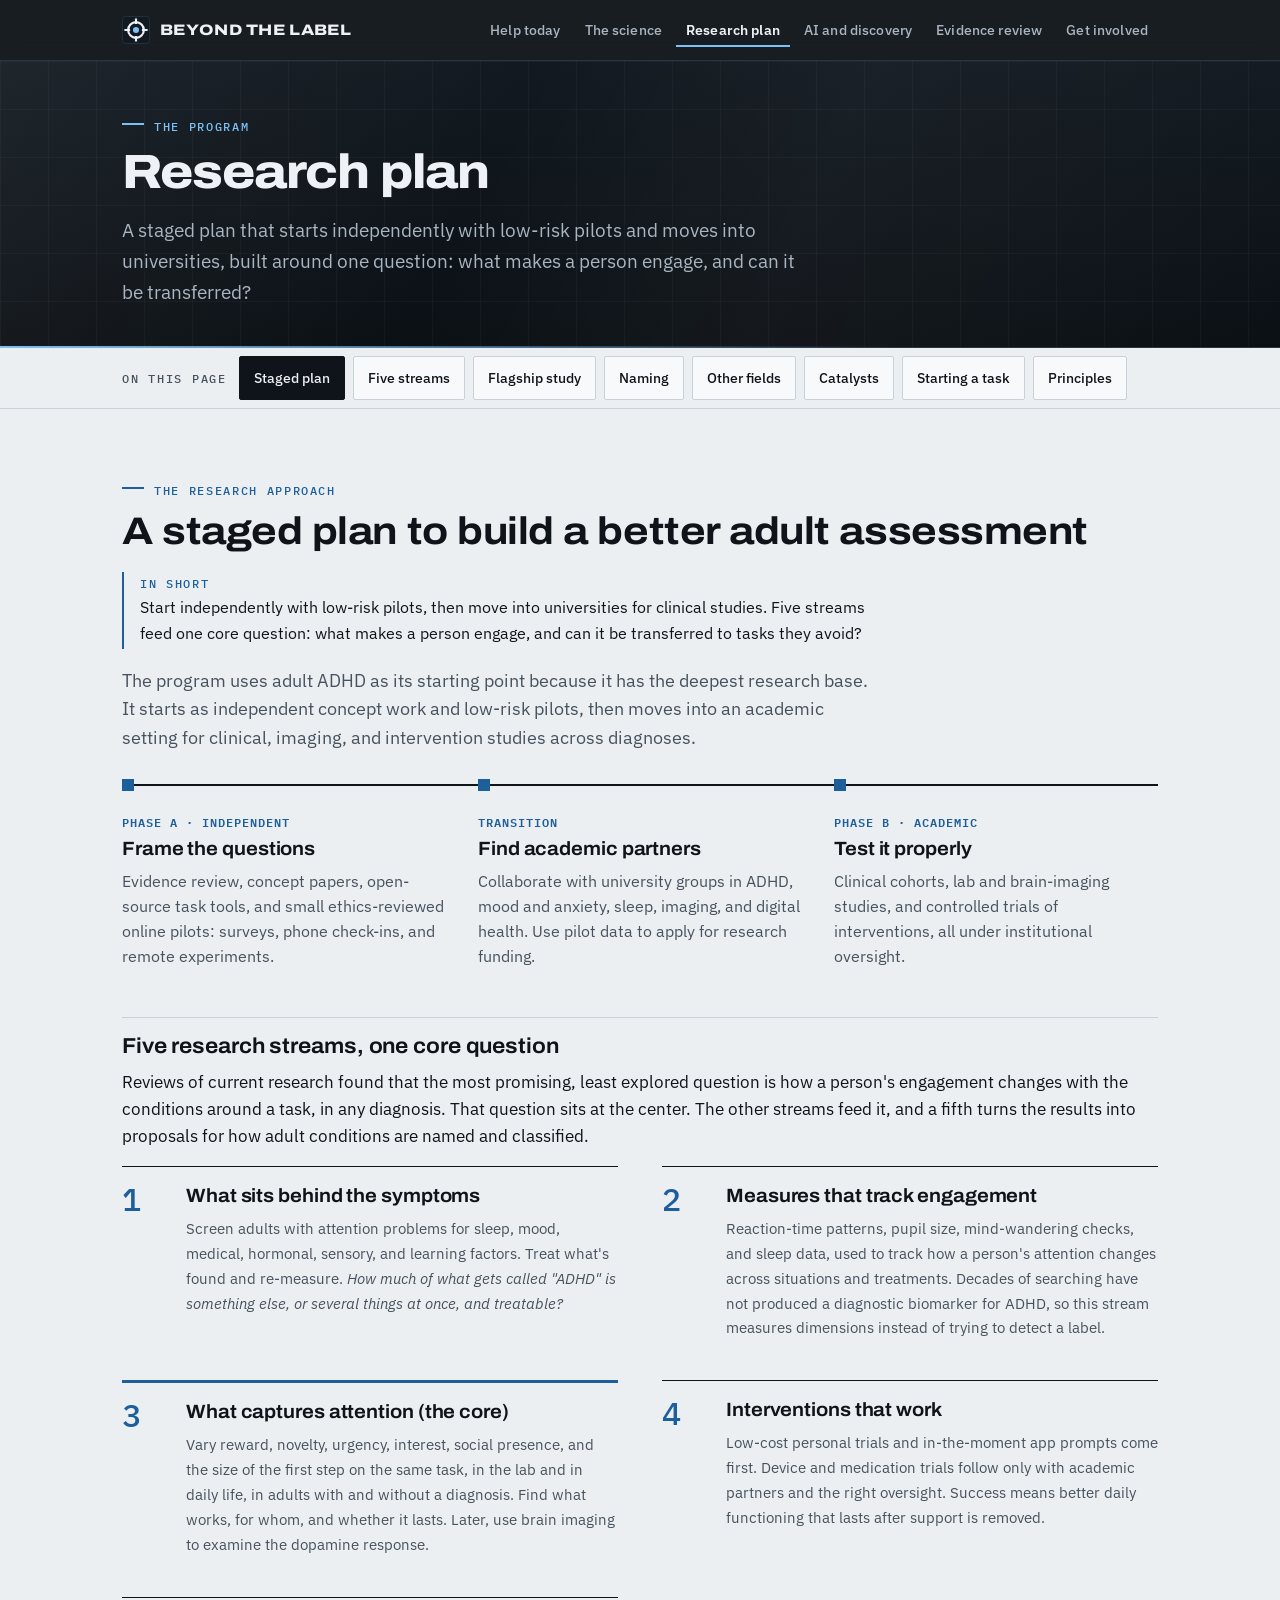
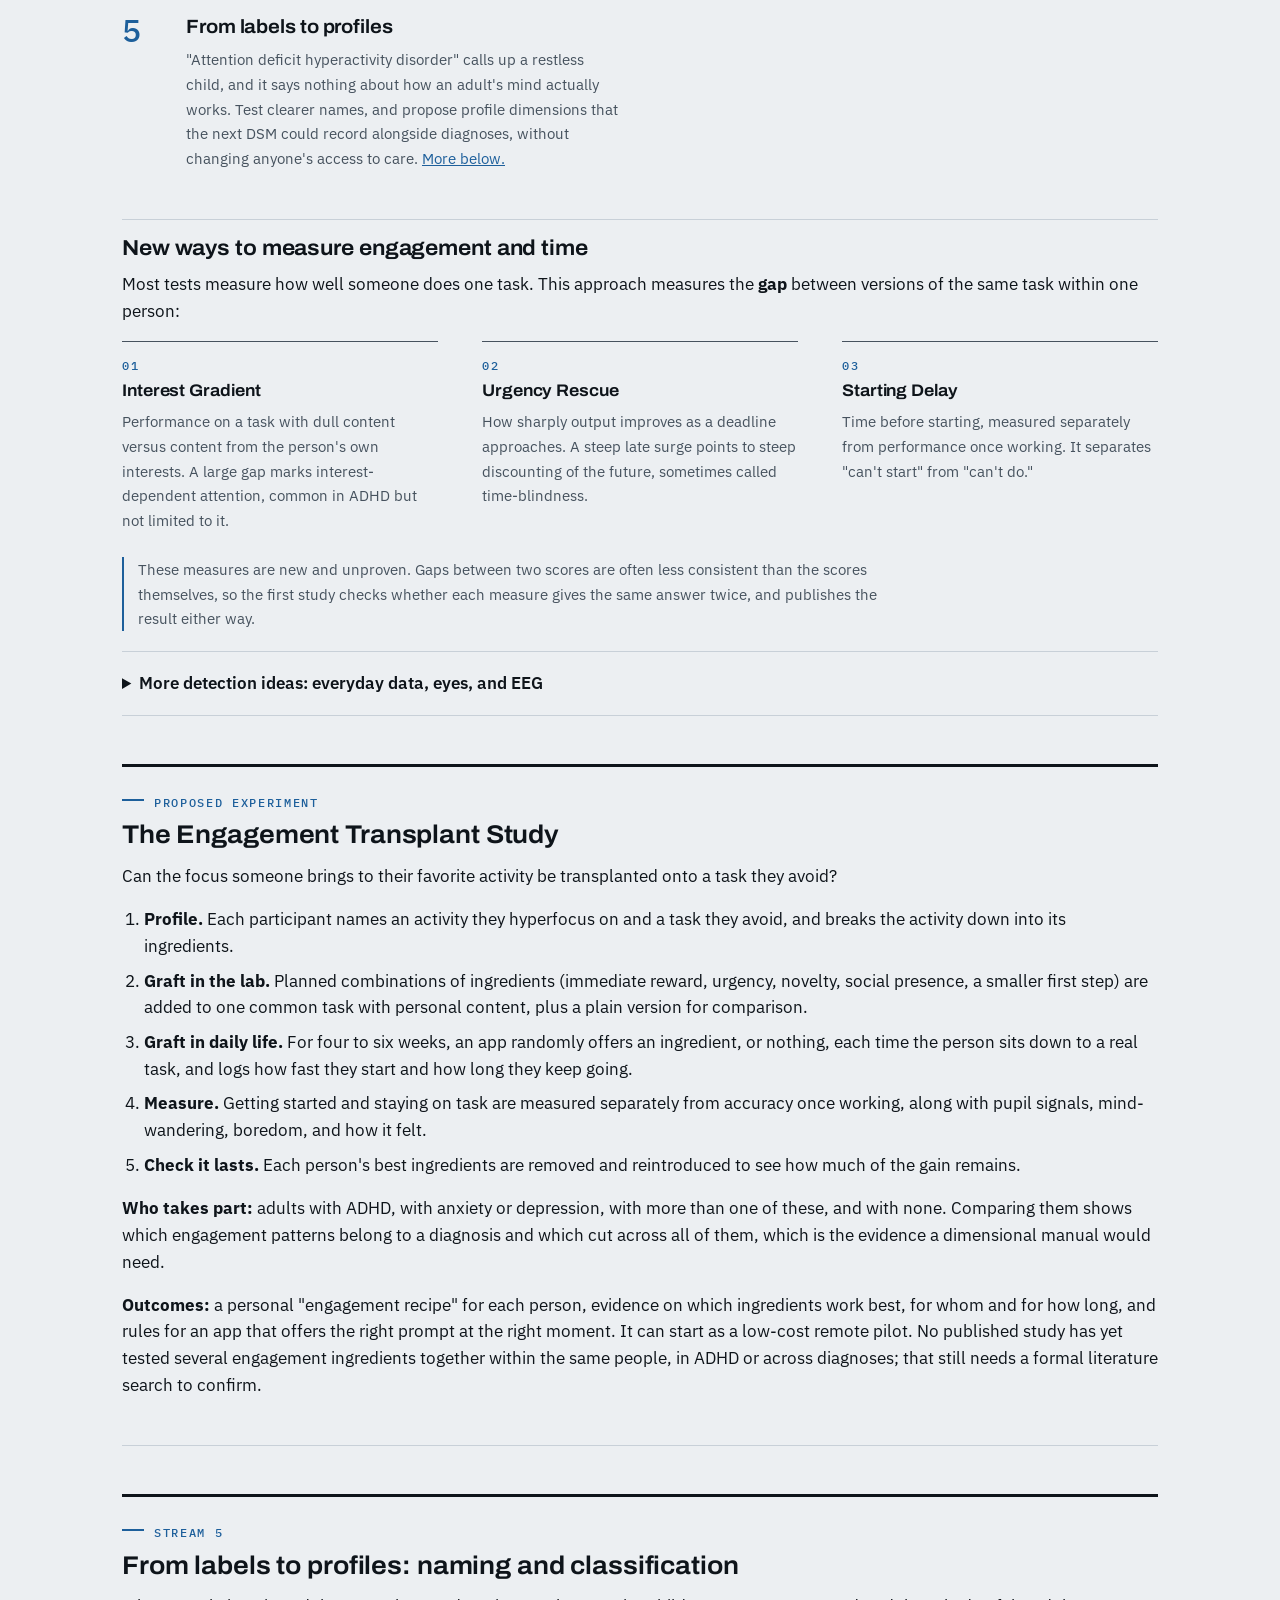
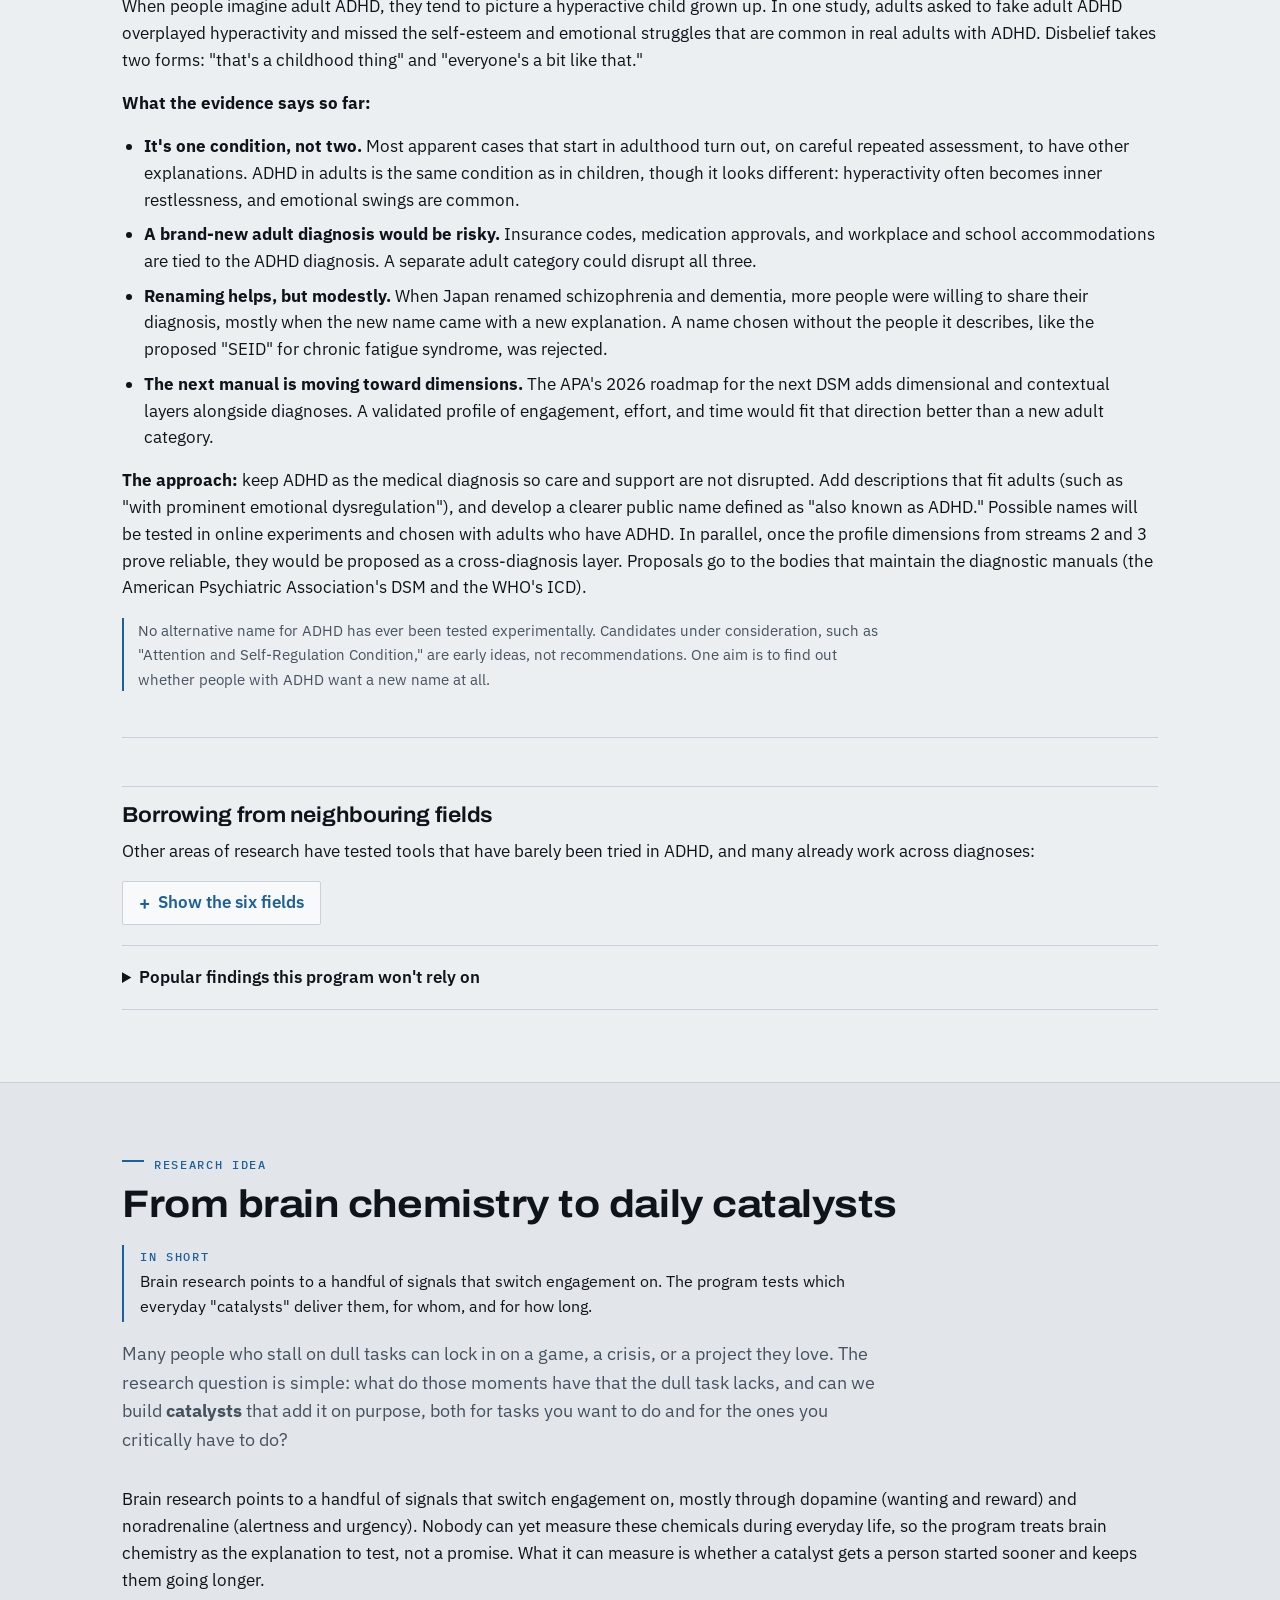
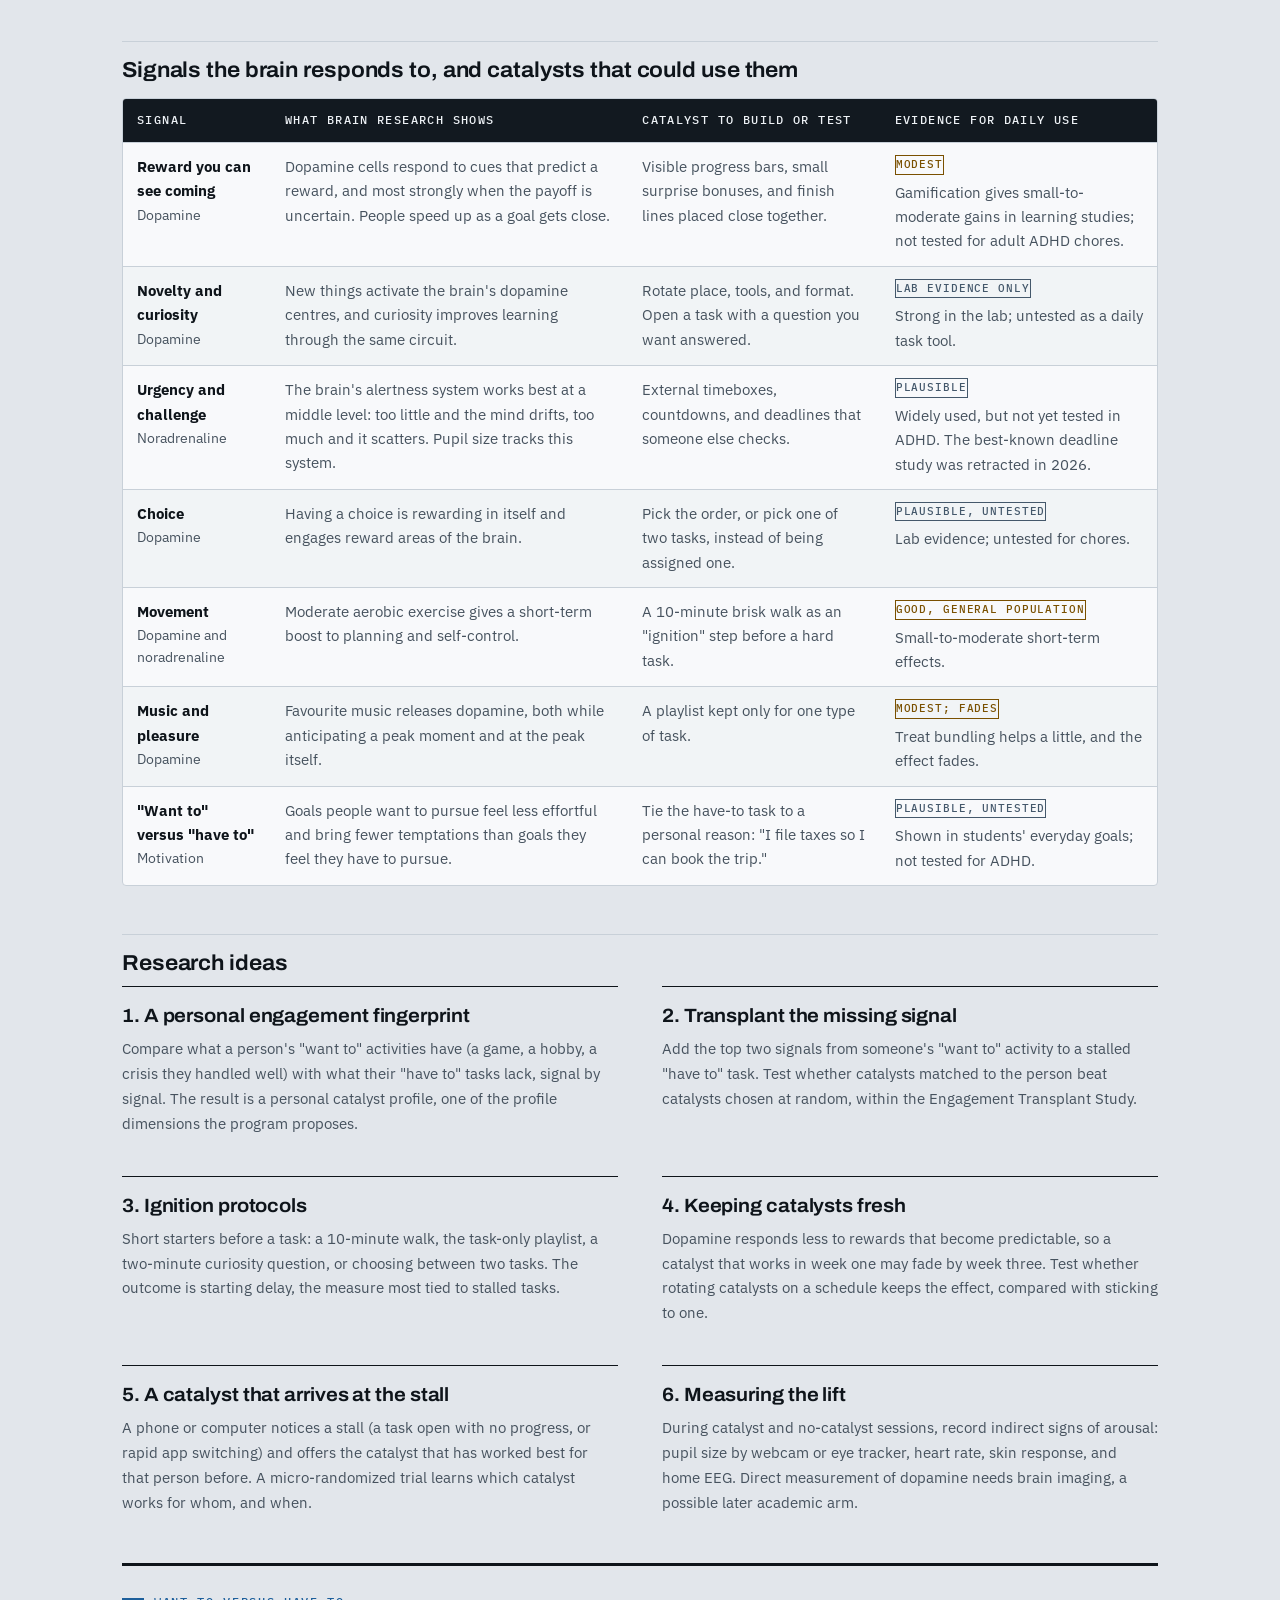
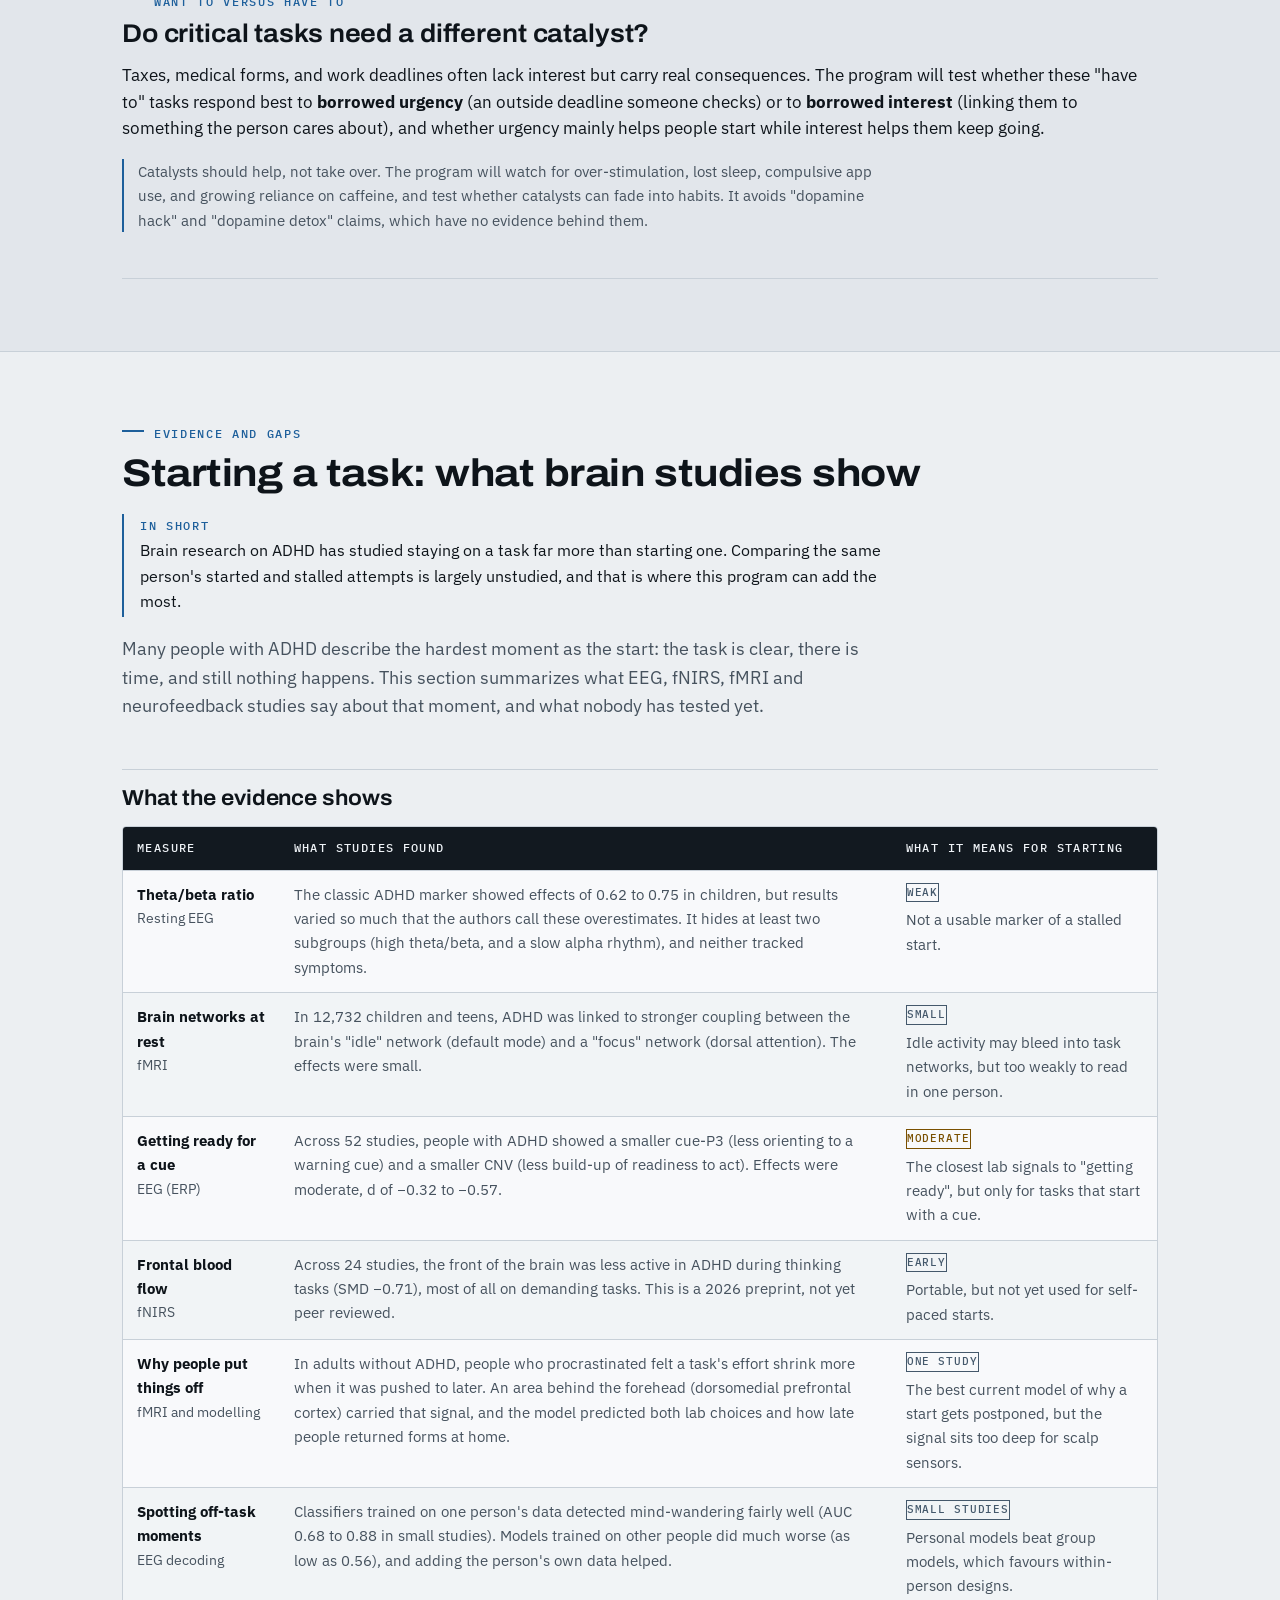
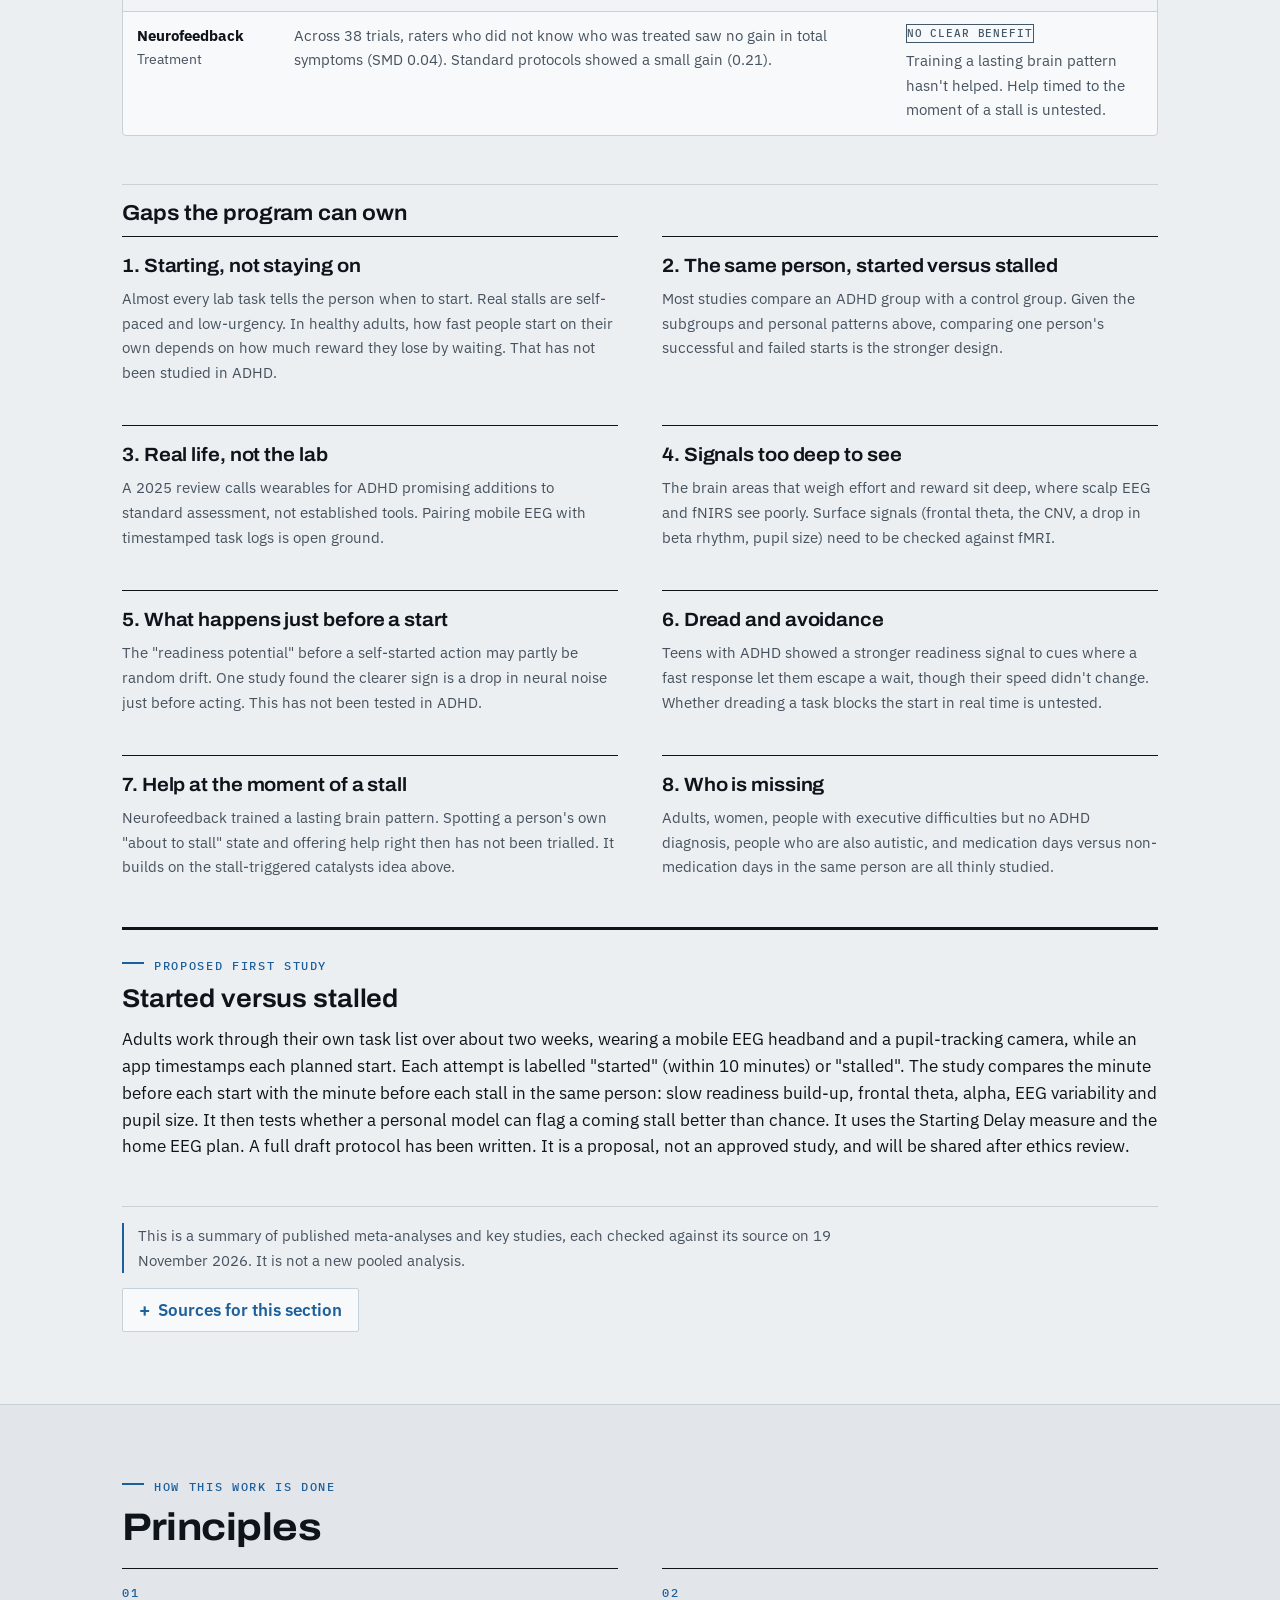
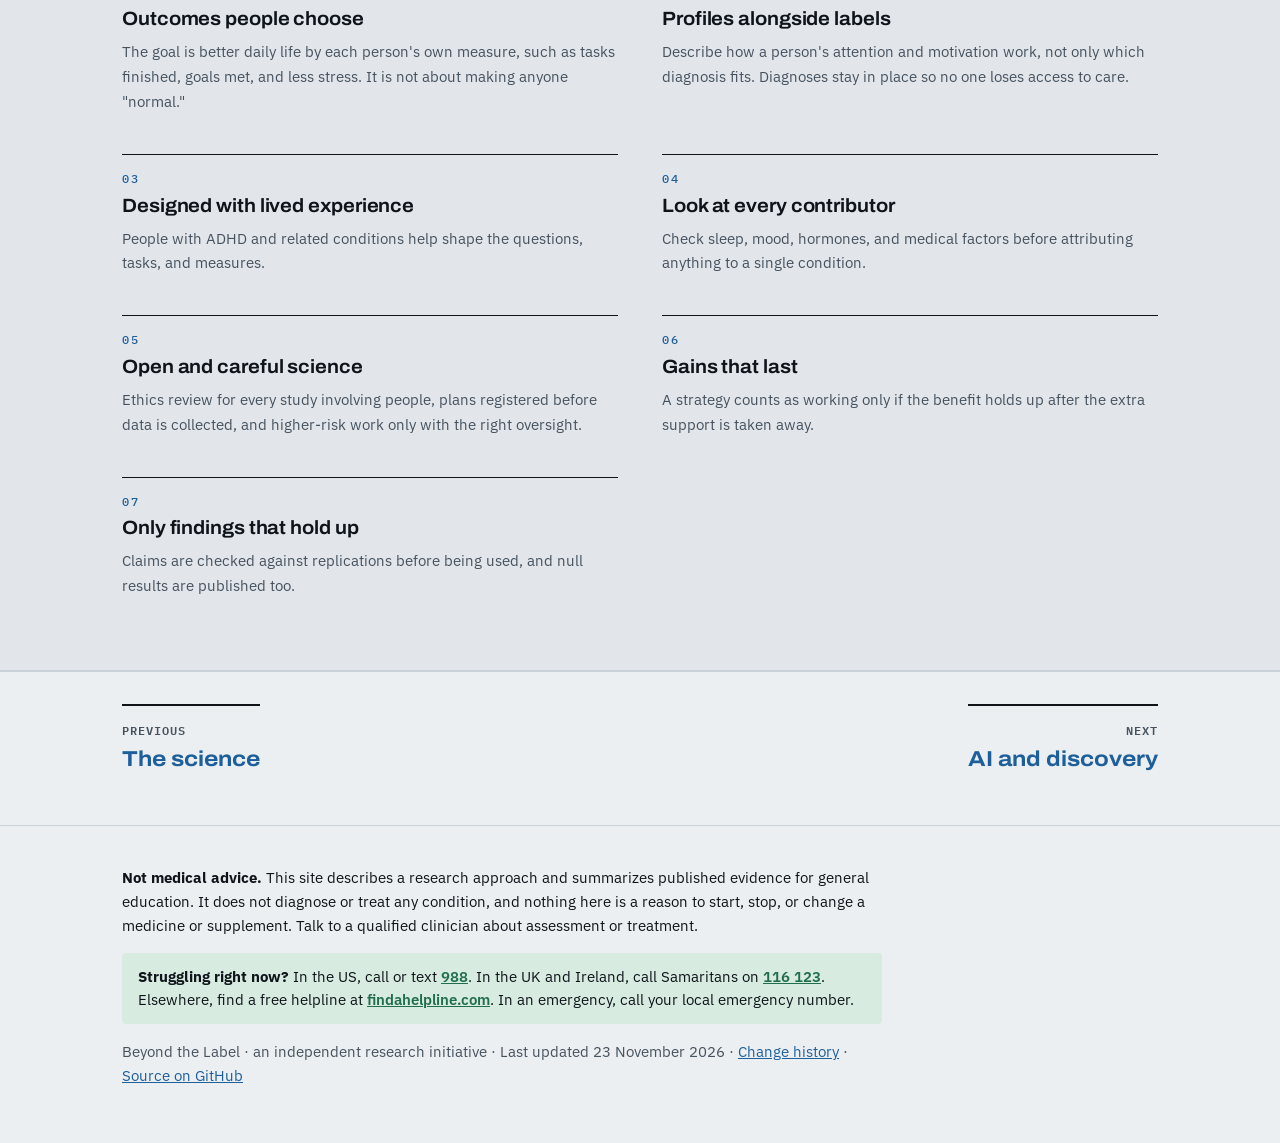
<file: research.html>
<!doctype html>
<!-- Generated by tools/build.py from src/. Edit src/ and rebuild. -->
<html lang="en" class="has-toc">
<head>
  <meta charset="utf-8">
  <meta name="viewport" content="width=device-width, initial-scale=1, viewport-fit=cover">
  <meta name="theme-color" content="#0b1015" media="(prefers-color-scheme: light)">
  <meta name="theme-color" content="#0b1015" media="(prefers-color-scheme: dark)">
  <meta name="color-scheme" content="light dark">
  <meta name="format-detection" content="telephone=no">
  <meta name="apple-mobile-web-app-title" content="Beyond the Label">
  <title>Research plan | Beyond the Label</title>
  <meta name="description" content="A staged research plan: five streams, the Engagement Transplant Study, naming and classification, engagement catalysts, the brain evidence on starting tasks, and guiding principles.">
  <meta property="og:title" content="Research plan · Beyond the Label">
  <meta property="og:description" content="A staged research plan: five streams, the Engagement Transplant Study, naming and classification, engagement catalysts, the brain evidence on starting tasks, and guiding principles.">
  <meta property="og:type" content="website">
  <meta property="og:url" content="https://adhd-irl.github.io/adhd-research/research.html">
  <meta property="og:image" content="https://adhd-irl.github.io/adhd-research/assets/og-image.png">
  <meta property="og:image:width" content="1200">
  <meta property="og:image:height" content="630">
  <meta property="og:image:alt" content="Beyond the Label: assess how a mind engages, not just which label fits.">
  <meta name="twitter:card" content="summary_large_image">
  <link rel="canonical" href="https://adhd-irl.github.io/adhd-research/research.html">
  <link rel="icon" href="assets/favicon.svg" type="image/svg+xml">
  <link rel="apple-touch-icon" href="assets/apple-touch-icon.png">
  <link rel="preconnect" href="https://fonts.googleapis.com">
  <link rel="preconnect" href="https://fonts.gstatic.com" crossorigin>
  <link href="https://fonts.googleapis.com/css2?family=Archivo:wdth,wght@100..125,600..800&family=IBM+Plex+Mono:wght@500&family=IBM+Plex+Sans:wght@400;500;600&display=swap" rel="stylesheet">
  <link rel="stylesheet" href="assets/style.css?v=afa036fe8e">
</head>
<body>
<a class="skip" href="#main">Skip to content</a>

<header class="site-header">
  <div class="wrap header-inner">
    <a class="brand" href="index.html" aria-label="Beyond the Label home">
      <img src="assets/favicon.svg" alt="" width="28" height="28">
      <span>Beyond the Label</span>
    </a>
    <button class="nav-toggle" aria-expanded="false" aria-controls="site-nav">Menu</button>
    <nav id="site-nav" class="site-nav" aria-label="Site">
      <a href="help.html">Help today</a>
      <a href="science.html">The science</a>
      <a href="research.html" aria-current="page">Research plan</a>
      <a href="ai.html">AI and discovery</a>
      <a href="review.html">Evidence review</a>
      <a href="involved.html">Get involved</a>
    </nav>
  </div>
</header>

<main id="main">

  <section class="page-head">
    <div class="wrap">
      <p class="eyebrow">The program</p>
      <h1>Research plan</h1>
      <p class="lede">A staged plan that starts independently with low-risk pilots and moves into universities, built around one question: what makes a person engage, and can it be transferred?</p>
    </div>
  </section>

  <nav class="toc-bar" aria-label="On this page">
    <div class="wrap"><span class="toc-label">On this page</span><a href="#research">Staged plan</a><a href="#streams">Five streams</a><a href="#transplant">Flagship study</a><a href="#naming">Naming</a><a href="#neighbours">Other fields</a><a href="#catalysts">Catalysts</a><a href="#initiation">Starting a task</a><a href="#principles">Principles</a></div>
  </nav>

  <section id="research" class="section">
    <div class="wrap">
      <p class="eyebrow">The research approach</p>
      <h2>A staged plan to build a better adult assessment</h2>
      <p class="inshort"><span>In short</span>Start independently with low-risk pilots, then move into universities for clinical studies. Five streams feed one core question: what makes a person engage, and can it be transferred to tasks they avoid?</p>
      <p class="section-lede">The program uses adult ADHD as its starting point because it has the deepest research base. It starts as independent concept work and low-risk pilots, then moves into an academic setting for clinical, imaging, and intervention studies across diagnoses.</p>

      <ol class="roadmap">
        <li>
          <p class="phase">Phase A · Independent</p>
          <h3>Frame the questions</h3>
          <p>Evidence review, concept papers, open-source task tools, and small ethics-reviewed online pilots: surveys, phone check-ins, and remote experiments.</p>
        </li>
        <li>
          <p class="phase">Transition</p>
          <h3>Find academic partners</h3>
          <p>Collaborate with university groups in ADHD, mood and anxiety, sleep, imaging, and digital health. Use pilot data to apply for research funding.</p>
        </li>
        <li>
          <p class="phase">Phase B · Academic</p>
          <h3>Test it properly</h3>
          <p>Clinical cohorts, lab and brain-imaging studies, and controlled trials of interventions, all under institutional oversight.</p>
        </li>
      </ol>

      <h3 class="sub" id="streams">Five research streams, one core question</h3>
      <p>Reviews of current research found that the most promising, least explored question is how a person's engagement changes with the conditions around a task, in any diagnosis. That question sits at the center. The other streams feed it, and a fifth turns the results into proposals for how adult conditions are named and classified.</p>
      <div class="grid two streams">
        <article class="card stream">
          <span class="num">1</span>
          <h3>What sits behind the symptoms</h3>
          <p>Screen adults with attention problems for sleep, mood, medical, hormonal, sensory, and learning factors. Treat what's found and re-measure. <em>How much of what gets called "ADHD" is something else, or several things at once, and treatable?</em></p>
        </article>
        <article class="card stream">
          <span class="num">2</span>
          <h3>Measures that track engagement</h3>
          <p>Reaction-time patterns, pupil size, mind-wandering checks, and sleep data, used to track how a person's attention changes across situations and treatments. Decades of searching have not produced a diagnostic biomarker for ADHD, so this stream measures dimensions instead of trying to detect a label.</p>
        </article>
        <article class="card stream core">
          <span class="num">3</span>
          <h3>What captures attention (the core)</h3>
          <p>Vary reward, novelty, urgency, interest, social presence, and the size of the first step on the same task, in the lab and in daily life, in adults with and without a diagnosis. Find what works, for whom, and whether it lasts. Later, use brain imaging to examine the dopamine response.</p>
        </article>
        <article class="card stream">
          <span class="num">4</span>
          <h3>Interventions that work</h3>
          <p>Low-cost personal trials and in-the-moment app prompts come first. Device and medication trials follow only with academic partners and the right oversight. Success means better daily functioning that lasts after support is removed.</p>
        </article>
        <article class="card stream">
          <span class="num">5</span>
          <h3>From labels to profiles</h3>
          <p>"Attention deficit hyperactivity disorder" calls up a restless child, and it says nothing about how an adult's mind actually works. Test clearer names, and propose profile dimensions that the next DSM could record alongside diagnoses, without changing anyone's access to care. <a href="#naming">More below.</a></p>
        </article>
      </div>

      <h3 class="sub" id="measures">New ways to measure engagement and time</h3>
      <p>Most tests measure how well someone does one task. This approach measures the <strong>gap</strong> between versions of the same task within one person:</p>
      <div class="grid three">
        <div class="metric"><h4>Interest Gradient</h4><p>Performance on a task with dull content versus content from the person's own interests. A large gap marks interest-dependent attention, common in ADHD but not limited to it.</p></div>
        <div class="metric"><h4>Urgency Rescue</h4><p>How sharply output improves as a deadline approaches. A steep late surge points to steep discounting of the future, sometimes called time-blindness.</p></div>
        <div class="metric"><h4>Starting Delay</h4><p>Time before starting, measured separately from performance once working. It separates "can't start" from "can't do."</p></div>
      </div>
      <p class="note">These measures are new and unproven. Gaps between two scores are often less consistent than the scores themselves, so the first study checks whether each measure gives the same answer twice, and publishes the result either way.</p>
      <details class="more">
        <summary>More detection ideas: everyday data, eyes, and EEG</summary>
        <ul>
          <li><strong>Deadline curves from real life:</strong> timestamps on submissions, document edits, or replies show how steeply someone discounts the future.</li>
          <li><strong>Effort tasks:</strong> short games that ask how much effort someone will put in for different rewards. They can show whether effort feels costlier, rewards feel smaller, or delays matter more, and they borrow methods from depression research.</li>
          <li><strong>Eyes (exploratory):</strong> pupil size tracks effort and arousal, and holding the eyes still before an expected event is a candidate measure of time-blindness. Blink timing may track engagement and long, slow blinks flag drowsiness. Blink rate is not used as a dopamine signal, because brain-scan studies in healthy adults found no link.</li>
          <li><strong>Low-cost EEG headbands (exploratory):</strong> limited to brain responses timed to events in a task, compared within one person across conditions. They cannot diagnose any condition or measure dopamine.</li>
          <li><strong>Virtual-reality errand tasks:</strong> a simulated office with competing jobs measures planning and prioritization directly.</li>
          <li><strong>Body signals at the moment of starting:</strong> pupil size, heart rate, and skin response when a dreaded task appears.</li>
        </ul>
      </details>

      <div class="feature-study" id="transplant">
        <p class="eyebrow">Proposed experiment</p>
        <h3>The Engagement Transplant Study</h3>
        <p>Can the focus someone brings to their favorite activity be transplanted onto a task they avoid?</p>
        <ol class="steps">
          <li><strong>Profile.</strong> Each participant names an activity they hyperfocus on and a task they avoid, and breaks the activity down into its ingredients.</li>
          <li><strong>Graft in the lab.</strong> Planned combinations of ingredients (immediate reward, urgency, novelty, social presence, a smaller first step) are added to one common task with personal content, plus a plain version for comparison.</li>
          <li><strong>Graft in daily life.</strong> For four to six weeks, an app randomly offers an ingredient, or nothing, each time the person sits down to a real task, and logs how fast they start and how long they keep going.</li>
          <li><strong>Measure.</strong> Getting started and staying on task are measured separately from accuracy once working, along with pupil signals, mind-wandering, boredom, and how it felt.</li>
          <li><strong>Check it lasts.</strong> Each person's best ingredients are removed and reintroduced to see how much of the gain remains.</li>
        </ol>
        <p><strong>Who takes part:</strong> adults with ADHD, with anxiety or depression, with more than one of these, and with none. Comparing them shows which engagement patterns belong to a diagnosis and which cut across all of them, which is the evidence a dimensional manual would need.</p>
        <p><strong>Outcomes:</strong> a personal "engagement recipe" for each person, evidence on which ingredients work best, for whom and for how long, and rules for an app that offers the right prompt at the right moment. It can start as a low-cost remote pilot. No published study has yet tested several engagement ingredients together within the same people, in ADHD or across diagnoses; that still needs a formal literature search to confirm.</p>
      </div>

      <div class="feature-study" id="naming">
        <p class="eyebrow">Stream 5</p>
        <h3>From labels to profiles: naming and classification</h3>
        <p>When people imagine adult ADHD, they tend to picture a hyperactive child grown up. In one study, adults asked to fake adult ADHD overplayed hyperactivity and missed the self-esteem and emotional struggles that are common in real adults with ADHD. Disbelief takes two forms: "that's a childhood thing" and "everyone's a bit like that."</p>
        <p><strong>What the evidence says so far:</strong></p>
        <ul class="steps">
          <li><strong>It's one condition, not two.</strong> Most apparent cases that start in adulthood turn out, on careful repeated assessment, to have other explanations. ADHD in adults is the same condition as in children, though it looks different: hyperactivity often becomes inner restlessness, and emotional swings are common.</li>
          <li><strong>A brand-new adult diagnosis would be risky.</strong> Insurance codes, medication approvals, and workplace and school accommodations are tied to the ADHD diagnosis. A separate adult category could disrupt all three.</li>
          <li><strong>Renaming helps, but modestly.</strong> When Japan renamed schizophrenia and dementia, more people were willing to share their diagnosis, mostly when the new name came with a new explanation. A name chosen without the people it describes, like the proposed "SEID" for chronic fatigue syndrome, was rejected.</li>
          <li><strong>The next manual is moving toward dimensions.</strong> The APA's 2026 roadmap for the next DSM adds dimensional and contextual layers alongside diagnoses. A validated profile of engagement, effort, and time would fit that direction better than a new adult category.</li>
        </ul>
        <p><strong>The approach:</strong> keep ADHD as the medical diagnosis so care and support are not disrupted. Add descriptions that fit adults (such as "with prominent emotional dysregulation"), and develop a clearer public name defined as "also known as ADHD." Possible names will be tested in online experiments and chosen with adults who have ADHD. In parallel, once the profile dimensions from streams 2 and 3 prove reliable, they would be proposed as a cross-diagnosis layer. Proposals go to the bodies that maintain the diagnostic manuals (the American Psychiatric Association's DSM and the WHO's ICD).</p>
        <p class="note">No alternative name for ADHD has ever been tested experimentally. Candidates under consideration, such as "Attention and Self-Regulation Condition," are early ideas, not recommendations. One aim is to find out whether people with ADHD want a new name at all.</p>
      </div>

      <h3 class="sub" id="neighbours">Borrowing from neighbouring fields</h3>
      <p>Other areas of research have tested tools that have barely been tried in ADHD, and many already work across diagnoses:</p>
      <details class="more-block">
        <summary>Show the six fields</summary>
      <div class="grid three">
        <div class="metric"><h4>Depression and schizophrenia research</h4><p>Effort tasks that separate "the reward feels small" from "the effort feels big." A 2026 review across conditions found the pattern differs by diagnosis, so these tasks could show how motivation fails for each person.</p></div>
        <div class="metric"><h4>Addiction treatment</h4><p>Rewards that grow with each success and reset after a miss work well for addiction (74 trials), but gains can vanish when rewards stop. They have never been tested for everyday tasks in ADHD.</p></div>
        <div class="metric"><h4>Behavior-change science</h4><p>A 61,000-person gym study tested 54 ideas. About half worked while running, only 8% kept working afterwards, and the best one rewarded coming back after a missed session.</p></div>
        <div class="metric"><h4>Mobile health</h4><p>Trials that randomize app prompts many times a day show which prompt helps which person, in which moment. None has been run in ADHD.</p></div>
        <div class="metric"><h4>Attention-state science</h4><p>Quick checks for mind-wandering, boredom, curiosity, and hyperfocus capture what a person's attention is doing at that moment.</p></div>
        <div class="metric"><h4>Sleep and body clock</h4><p>Most adults with ADHD have a late body clock, so the time of day can change results. Every session records it.</p></div>
      </div>
      </details>
      <details class="more">
        <summary>Popular findings this program won't rely on</summary>
        <ul>
          <li><strong>Self-set deadlines boost performance:</strong> a famous 2002 study failed a careful replication in 2026, and its data are now under question. The program tests real external deadlines instead.</li>
          <li><strong>Unfinished tasks stick in memory (the Zeigarnik effect):</strong> a 2025 review found the memory effect doesn't hold, though people do tend to return to unfinished tasks.</li>
          <li><strong>Small nudges reliably change behavior:</strong> after correcting for unpublished null results, the average effect is close to zero, though some nudges work well for some people.</li>
          <li><strong>Body doubling works:</strong> it may, but no controlled study has tested it yet. That is one of the gaps this program aims to fill.</li>
        </ul>
      </details>
    </div>
  </section>

  <section id="catalysts" class="section alt">
    <div class="wrap">
      <p class="eyebrow">Research idea</p>
      <h2>From brain chemistry to daily catalysts</h2>
      <p class="inshort"><span>In short</span>Brain research points to a handful of signals that switch engagement on. The program tests which everyday "catalysts" deliver them, for whom, and for how long.</p>
      <p class="section-lede">Many people who stall on dull tasks can lock in on a game, a crisis, or a project they love. The research question is simple: what do those moments have that the dull task lacks, and can we build <strong>catalysts</strong> that add it on purpose, both for tasks you want to do and for the ones you critically have to do?</p>
      <p>Brain research points to a handful of signals that switch engagement on, mostly through dopamine (wanting and reward) and noradrenaline (alertness and urgency). Nobody can yet measure these chemicals during everyday life, so the program treats brain chemistry as the explanation to test, not a promise. What it can measure is whether a catalyst gets a person started sooner and keeps them going longer.</p>

      <h3 class="sub" id="signals">Signals the brain responds to, and catalysts that could use them</h3>
      <div class="table-wrap">
        <table class="matrix">
          <thead><tr><th scope="col">Signal</th><th scope="col">What brain research shows</th><th scope="col">Catalyst to build or test</th><th scope="col">Evidence for daily use</th></tr></thead>
          <tbody>
            <tr><th scope="row">Reward you can see coming<span>Dopamine</span></th><td>Dopamine cells respond to cues that predict a reward, and most strongly when the payoff is uncertain. People speed up as a goal gets close.</td><td>Visible progress bars, small surprise bonuses, and finish lines placed close together.</td><td><span class="badge good">Modest</span> Gamification gives small-to-moderate gains in learning studies; not tested for adult ADHD chores.</td></tr>
            <tr><th scope="row">Novelty and curiosity<span>Dopamine</span></th><td>New things activate the brain's dopamine centres, and curiosity improves learning through the same circuit.</td><td>Rotate place, tools, and format. Open a task with a question you want answered.</td><td><span class="badge early">Lab evidence only</span> Strong in the lab; untested as a daily task tool.</td></tr>
            <tr><th scope="row">Urgency and challenge<span>Noradrenaline</span></th><td>The brain's alertness system works best at a middle level: too little and the mind drifts, too much and it scatters. Pupil size tracks this system.</td><td>External timeboxes, countdowns, and deadlines that someone else checks.</td><td><span class="badge early">Plausible</span> Widely used, but not yet tested in ADHD. The best-known deadline study was retracted in 2026.</td></tr>
            <tr><th scope="row">Choice<span>Dopamine</span></th><td>Having a choice is rewarding in itself and engages reward areas of the brain.</td><td>Pick the order, or pick one of two tasks, instead of being assigned one.</td><td><span class="badge early">Plausible, untested</span> Lab evidence; untested for chores.</td></tr>
            <tr><th scope="row">Movement<span>Dopamine and noradrenaline</span></th><td>Moderate aerobic exercise gives a short-term boost to planning and self-control.</td><td>A 10-minute brisk walk as an "ignition" step before a hard task.</td><td><span class="badge good">Good, general population</span> Small-to-moderate short-term effects.</td></tr>
            <tr><th scope="row">Music and pleasure<span>Dopamine</span></th><td>Favourite music releases dopamine, both while anticipating a peak moment and at the peak itself.</td><td>A playlist kept only for one type of task.</td><td><span class="badge good">Modest; fades</span> Treat bundling helps a little, and the effect fades.</td></tr>
            <tr><th scope="row">"Want to" versus "have to"<span>Motivation</span></th><td>Goals people want to pursue feel less effortful and bring fewer temptations than goals they feel they have to pursue.</td><td>Tie the have-to task to a personal reason: "I file taxes so I can book the trip."</td><td><span class="badge early">Plausible, untested</span> Shown in students' everyday goals; not tested for ADHD.</td></tr>
          </tbody>
        </table>
      </div>

      <h3 class="sub" id="catalyst-ideas">Research ideas</h3>
      <div class="grid two">
        <div class="mech"><h3>1. A personal engagement fingerprint</h3><p>Compare what a person's "want to" activities have (a game, a hobby, a crisis they handled well) with what their "have to" tasks lack, signal by signal. The result is a personal catalyst profile, one of the profile dimensions the program proposes.</p></div>
        <div class="mech"><h3>2. Transplant the missing signal</h3><p>Add the top two signals from someone's "want to" activity to a stalled "have to" task. Test whether catalysts matched to the person beat catalysts chosen at random, within the Engagement Transplant Study.</p></div>
        <div class="mech"><h3>3. Ignition protocols</h3><p>Short starters before a task: a 10-minute walk, the task-only playlist, a two-minute curiosity question, or choosing between two tasks. The outcome is starting delay, the measure most tied to stalled tasks.</p></div>
        <div class="mech"><h3>4. Keeping catalysts fresh</h3><p>Dopamine responds less to rewards that become predictable, so a catalyst that works in week one may fade by week three. Test whether rotating catalysts on a schedule keeps the effect, compared with sticking to one.</p></div>
        <div class="mech"><h3>5. A catalyst that arrives at the stall</h3><p>A phone or computer notices a stall (a task open with no progress, or rapid app switching) and offers the catalyst that has worked best for that person before. A micro-randomized trial learns which catalyst works for whom, and when.</p></div>
        <div class="mech"><h3>6. Measuring the lift</h3><p>During catalyst and no-catalyst sessions, record indirect signs of arousal: pupil size by webcam or eye tracker, heart rate, skin response, and home EEG. Direct measurement of dopamine needs brain imaging, a possible later academic arm.</p></div>
      </div>

      <div class="feature-study">
        <p class="eyebrow">Want to versus have to</p>
        <h3>Do critical tasks need a different catalyst?</h3>
        <p>Taxes, medical forms, and work deadlines often lack interest but carry real consequences. The program will test whether these "have to" tasks respond best to <strong>borrowed urgency</strong> (an outside deadline someone checks) or to <strong>borrowed interest</strong> (linking them to something the person cares about), and whether urgency mainly helps people start while interest helps them keep going.</p>
        <p class="note">Catalysts should help, not take over. The program will watch for over-stimulation, lost sleep, compulsive app use, and growing reliance on caffeine, and test whether catalysts can fade into habits. It avoids "dopamine hack" and "dopamine detox" claims, which have no evidence behind them.</p>
      </div>
    </div>
  </section>

  <section id="initiation" class="section">
    <div class="wrap">
      <p class="eyebrow">Evidence and gaps</p>
      <h2>Starting a task: what brain studies show</h2>
      <p class="inshort"><span>In short</span>Brain research on ADHD has studied staying on a task far more than starting one. Comparing the same person's started and stalled attempts is largely unstudied, and that is where this program can add the most.</p>
      <p class="section-lede">Many people with ADHD describe the hardest moment as the start: the task is clear, there is time, and still nothing happens. This section summarizes what EEG, fNIRS, fMRI and neurofeedback studies say about that moment, and what nobody has tested yet.</p>

      <h3 class="sub" id="initiation-evidence">What the evidence shows</h3>
      <div class="table-wrap">
        <table class="matrix">
          <thead><tr><th scope="col">Measure</th><th scope="col">What studies found</th><th scope="col">What it means for starting</th></tr></thead>
          <tbody>
            <tr><th scope="row">Theta/beta ratio<span>Resting EEG</span></th><td>The classic ADHD marker showed effects of 0.62 to 0.75 in children, but results varied so much that the authors call these overestimates. It hides at least two subgroups (high theta/beta, and a slow alpha rhythm), and neither tracked symptoms.</td><td><span class="badge early">Weak</span> Not a usable marker of a stalled start.</td></tr>
            <tr><th scope="row">Brain networks at rest<span>fMRI</span></th><td>In 12,732 children and teens, ADHD was linked to stronger coupling between the brain's "idle" network (default mode) and a "focus" network (dorsal attention). The effects were small.</td><td><span class="badge early">Small</span> Idle activity may bleed into task networks, but too weakly to read in one person.</td></tr>
            <tr><th scope="row">Getting ready for a cue<span>EEG (ERP)</span></th><td>Across 52 studies, people with ADHD showed a smaller cue-P3 (less orienting to a warning cue) and a smaller CNV (less build-up of readiness to act). Effects were moderate, d of −0.32 to −0.57.</td><td><span class="badge good">Moderate</span> The closest lab signals to "getting ready", but only for tasks that start with a cue.</td></tr>
            <tr><th scope="row">Frontal blood flow<span>fNIRS</span></th><td>Across 24 studies, the front of the brain was less active in ADHD during thinking tasks (SMD −0.71), most of all on demanding tasks. This is a 2026 preprint, not yet peer reviewed.</td><td><span class="badge early">Early</span> Portable, but not yet used for self-paced starts.</td></tr>
            <tr><th scope="row">Why people put things off<span>fMRI and modelling</span></th><td>In adults without ADHD, people who procrastinated felt a task's effort shrink more when it was pushed to later. An area behind the forehead (dorsomedial prefrontal cortex) carried that signal, and the model predicted both lab choices and how late people returned forms at home.</td><td><span class="badge early">One study</span> The best current model of why a start gets postponed, but the signal sits too deep for scalp sensors.</td></tr>
            <tr><th scope="row">Spotting off-task moments<span>EEG decoding</span></th><td>Classifiers trained on one person's data detected mind-wandering fairly well (AUC 0.68 to 0.88 in small studies). Models trained on other people did much worse (as low as 0.56), and adding the person's own data helped.</td><td><span class="badge early">Small studies</span> Personal models beat group models, which favours within-person designs.</td></tr>
            <tr><th scope="row">Neurofeedback<span>Treatment</span></th><td>Across 38 trials, raters who did not know who was treated saw no gain in total symptoms (SMD 0.04). Standard protocols showed a small gain (0.21).</td><td><span class="badge early">No clear benefit</span> Training a lasting brain pattern hasn't helped. Help timed to the moment of a stall is untested.</td></tr>
          </tbody>
        </table>
      </div>

      <h3 class="sub" id="initiation-gaps">Gaps the program can own</h3>
      <div class="grid two">
        <div class="mech"><h3>1. Starting, not staying on</h3><p>Almost every lab task tells the person when to start. Real stalls are self-paced and low-urgency. In healthy adults, how fast people start on their own depends on how much reward they lose by waiting. That has not been studied in ADHD.</p></div>
        <div class="mech"><h3>2. The same person, started versus stalled</h3><p>Most studies compare an ADHD group with a control group. Given the subgroups and personal patterns above, comparing one person's successful and failed starts is the stronger design.</p></div>
        <div class="mech"><h3>3. Real life, not the lab</h3><p>A 2025 review calls wearables for ADHD promising additions to standard assessment, not established tools. Pairing mobile EEG with timestamped task logs is open ground.</p></div>
        <div class="mech"><h3>4. Signals too deep to see</h3><p>The brain areas that weigh effort and reward sit deep, where scalp EEG and fNIRS see poorly. Surface signals (frontal theta, the CNV, a drop in beta rhythm, pupil size) need to be checked against fMRI.</p></div>
        <div class="mech"><h3>5. What happens just before a start</h3><p>The "readiness potential" before a self-started action may partly be random drift. One study found the clearer sign is a drop in neural noise just before acting. This has not been tested in ADHD.</p></div>
        <div class="mech"><h3>6. Dread and avoidance</h3><p>Teens with ADHD showed a stronger readiness signal to cues where a fast response let them escape a wait, though their speed didn't change. Whether dreading a task blocks the start in real time is untested.</p></div>
        <div class="mech"><h3>7. Help at the moment of a stall</h3><p>Neurofeedback trained a lasting brain pattern. Spotting a person's own "about to stall" state and offering help right then has not been trialled. It builds on the stall-triggered catalysts idea above.</p></div>
        <div class="mech"><h3>8. Who is missing</h3><p>Adults, women, people with executive difficulties but no ADHD diagnosis, people who are also autistic, and medication days versus non-medication days in the same person are all thinly studied.</p></div>
      </div>

      <div class="feature-study">
        <p class="eyebrow">Proposed first study</p>
        <h3>Started versus stalled</h3>
        <p>Adults work through their own task list over about two weeks, wearing a mobile EEG headband and a pupil-tracking camera, while an app timestamps each planned start. Each attempt is labelled "started" (within 10 minutes) or "stalled". The study compares the minute before each start with the minute before each stall in the same person: slow readiness build-up, frontal theta, alpha, EEG variability and pupil size. It then tests whether a personal model can flag a coming stall better than chance. It uses the Starting Delay measure and the home EEG plan. A full draft protocol has been written. It is a proposal, not an approved study, and will be shared after ethics review.</p>
      </div>

      <p class="note">This is a summary of published meta-analyses and key studies, each checked against its source on 19 November 2026. It is not a new pooled analysis.</p>
      <details class="more-block">
        <summary>Sources for this section</summary>
        <ul>
          <li>Arns M, Conners CK, Kraemer HC (2013). A decade of EEG theta/beta ratio research in ADHD: a meta-analysis. <em>Journal of Attention Disorders</em>.</li>
          <li>Boxum M, et al. (2025). Challenging the diagnostic value of theta/beta ratio: insights from an EEG subtyping meta-analytical approach in ADHD. <em>Applied Psychophysiology and Biofeedback</em>.</li>
          <li>Norman LJ, et al. (2025). Cross-sectional mega-analysis of resting-state alterations associated with autism and ADHD in children and adolescents. <em>Nature Mental Health</em>.</li>
          <li>Kaiser A, et al. (2020). Earlier versus later cognitive event-related potentials (ERPs) in ADHD: a meta-analysis. <em>Neuroscience &amp; Biobehavioral Reviews</em>.</li>
          <li>Ziming W, Zining Z, Yan W, Shuanfeng F (2026). Prefrontal hemodynamic dysregulation and intervention effects in ADHD: a systematic review and meta-analysis of fNIRS evidence. <em>Research Square</em> (preprint, not peer reviewed).</li>
          <li>Le Bouc R, Pessiglione M (2022). A neuro-computational account of procrastination behavior. <em>Nature Communications</em>.</li>
          <li>Tang S, Liang Y, Li Z (2023). Mind wandering state detection during video-based learning via EEG. <em>Frontiers in Human Neuroscience</em>.</li>
          <li>Tang S, Jiang C, Li Z (2025). Detecting mind wandering via EEG and facial video features. <em>Behavior Research Methods</em>.</li>
          <li>Westwood SJ, et al. (2025). Neurofeedback for ADHD: a systematic review and meta-analysis. <em>JAMA Psychiatry</em>.</li>
          <li>Nair A, et al. (2023). Opportunity cost determines free-operant action initiation latency and predicts apathy. <em>Psychological Medicine</em>.</li>
          <li>Olinic MS, Stretea R, Cherecheș C (2025). Wearables in ADHD: monitoring and intervention, where are we now? <em>Diagnostics</em>.</li>
          <li>Schurger A, Sitt JD, Dehaene S (2012). An accumulator model for spontaneous neural activity prior to self-initiated movement. <em>PNAS</em>.</li>
          <li>Khalighinejad N, et al. (2018). Precursor processes of human self-initiated action. <em>NeuroImage</em>.</li>
          <li>Chronaki G, et al. (2019). The reinforcing value of delay escape in ADHD: an electrophysiological study. <em>NeuroImage: Clinical</em>.</li>
        </ul>
      </details>
    </div>
  </section>

  <section id="principles" class="section alt">
    <div class="wrap">
      <p class="eyebrow">How this work is done</p>
      <h2>Principles</h2>
      <div class="grid two principles">
        <div><h3>Outcomes people choose</h3><p>The goal is better daily life by each person's own measure, such as tasks finished, goals met, and less stress. It is not about making anyone "normal."</p></div>
        <div><h3>Profiles alongside labels</h3><p>Describe how a person's attention and motivation work, not only which diagnosis fits. Diagnoses stay in place so no one loses access to care.</p></div>
        <div><h3>Designed with lived experience</h3><p>People with ADHD and related conditions help shape the questions, tasks, and measures.</p></div>
        <div><h3>Look at every contributor</h3><p>Check sleep, mood, hormones, and medical factors before attributing anything to a single condition.</p></div>
        <div><h3>Open and careful science</h3><p>Ethics review for every study involving people, plans registered before data is collected, and higher-risk work only with the right oversight.</p></div>
        <div><h3>Gains that last</h3><p>A strategy counts as working only if the benefit holds up after the extra support is taken away.</p></div>
        <div><h3>Only findings that hold up</h3><p>Claims are checked against replications before being used, and null results are published too.</p></div>
      </div>
    </div>
  </section>

  <nav class="pager" aria-label="Pages">
    <div class="wrap"><a class="pager-prev" href="science.html"><span>Previous</span>The science</a><a class="pager-next" href="ai.html"><span>Next</span>AI and discovery</a></div>
  </nav>

</main>

<footer class="site-footer">
  <div class="wrap">
    <p><strong>Not medical advice.</strong> This site describes a research approach and summarizes published evidence for general education. It does not diagnose or treat any condition, and nothing here is a reason to start, stop, or change a medicine or supplement. Talk to a qualified clinician about assessment or treatment.</p>
    <p class="crisis" role="note"><strong>Struggling right now?</strong> In the US, call or text <a href="tel:988">988</a>. In the UK and Ireland, call Samaritans on <a href="tel:116123">116&nbsp;123</a>. Elsewhere, find a free helpline at <a href="https://findahelpline.com" rel="noopener">findahelpline.com</a>. In an emergency, call your local emergency number.</p>
    <p class="muted">Beyond the Label · an independent research initiative · Last updated <time datetime="2026-11-23">23 November 2026</time> · <a href="https://github.com/ADHD-IRL/adhd-research/commits/main">Change history</a> · <a href="https://github.com/ADHD-IRL/adhd-research">Source on GitHub</a></p>
  </div>
</footer>

<script src="assets/app.js?v=afa036fe8e"></script>
</body>
</html>
</file>
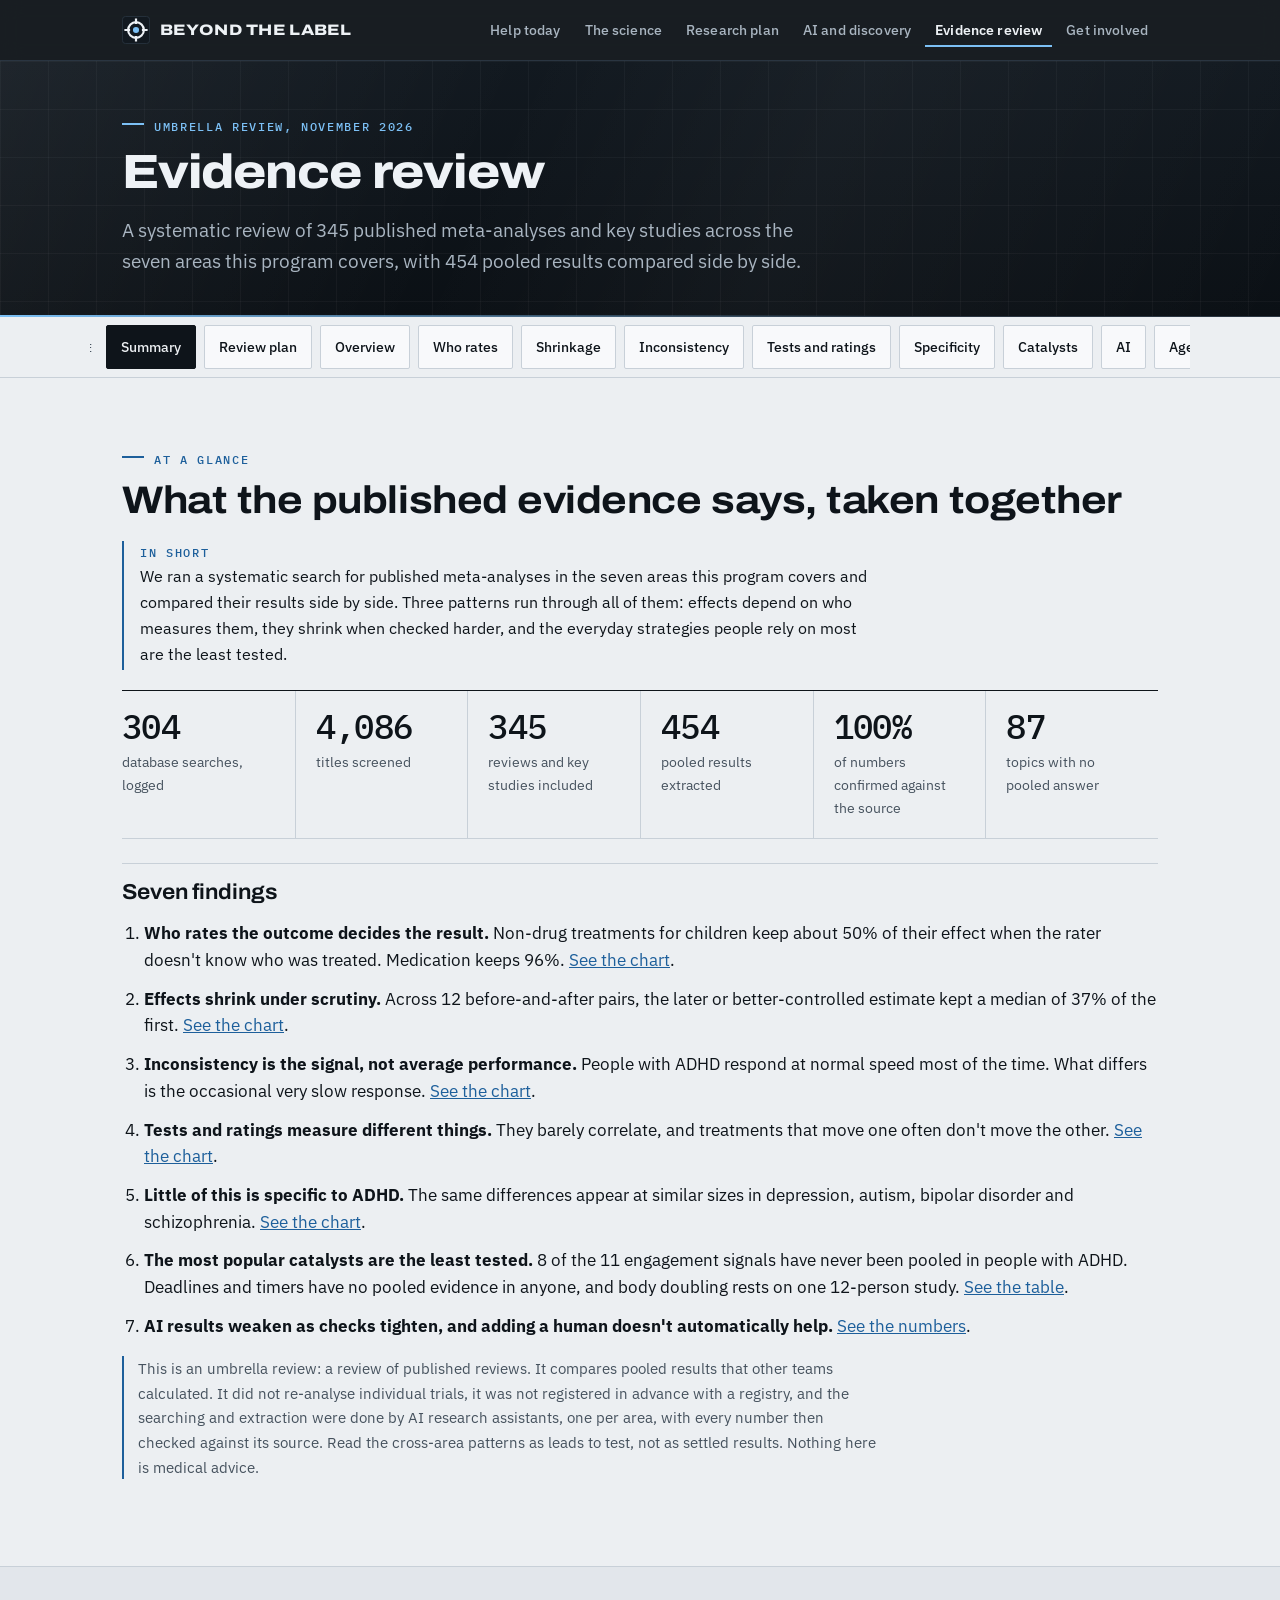
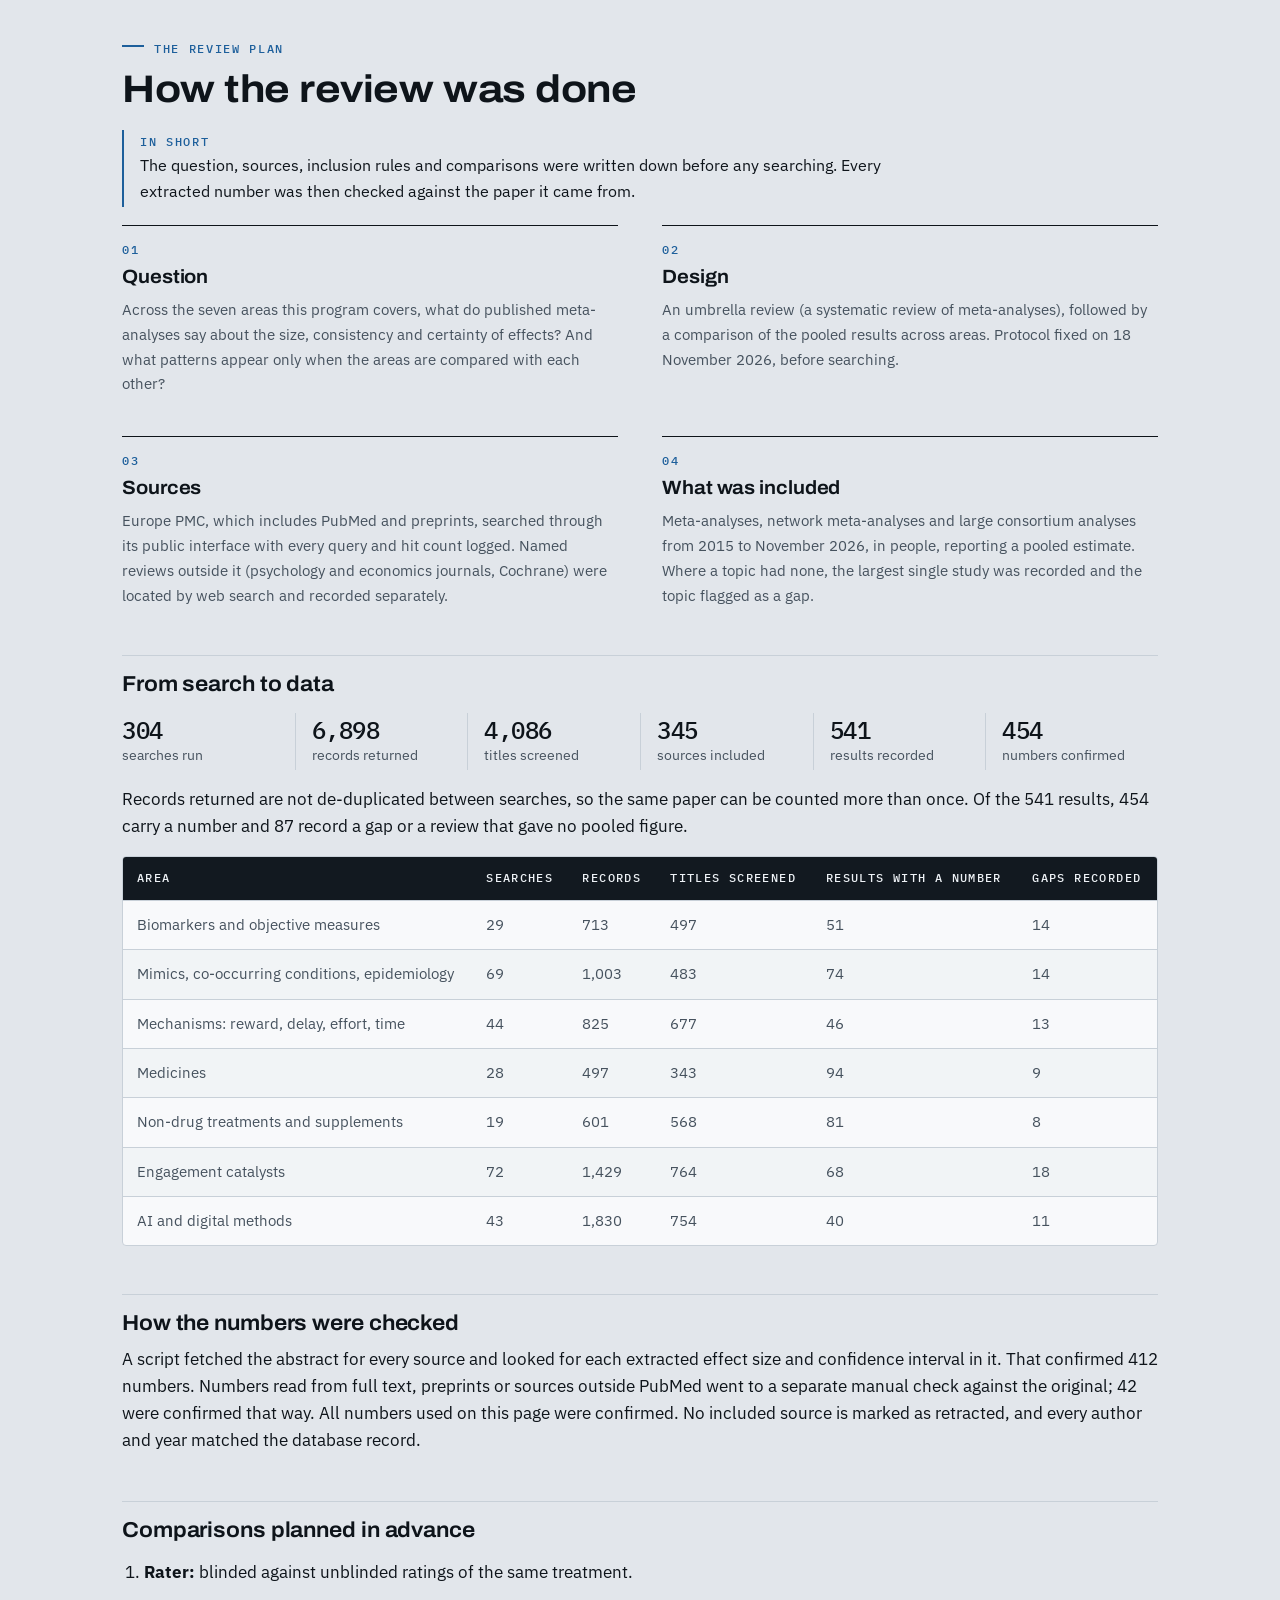
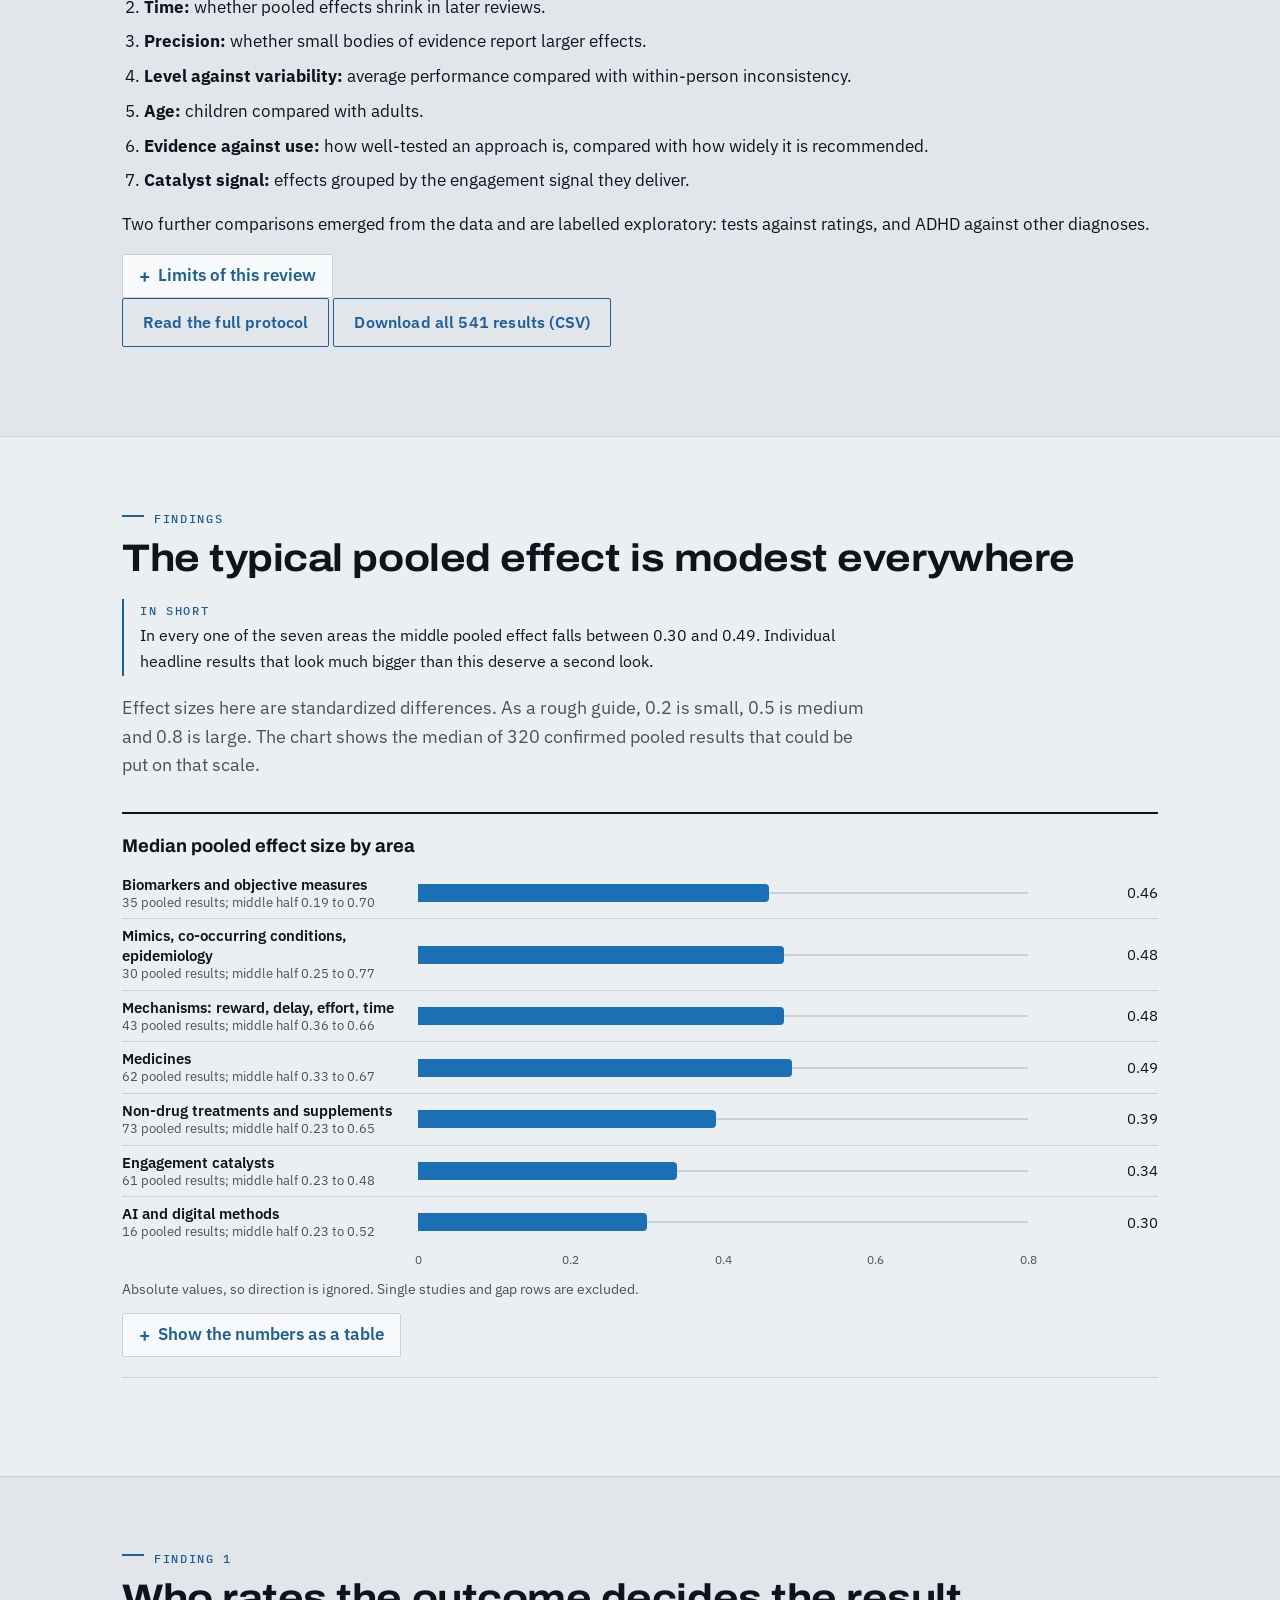
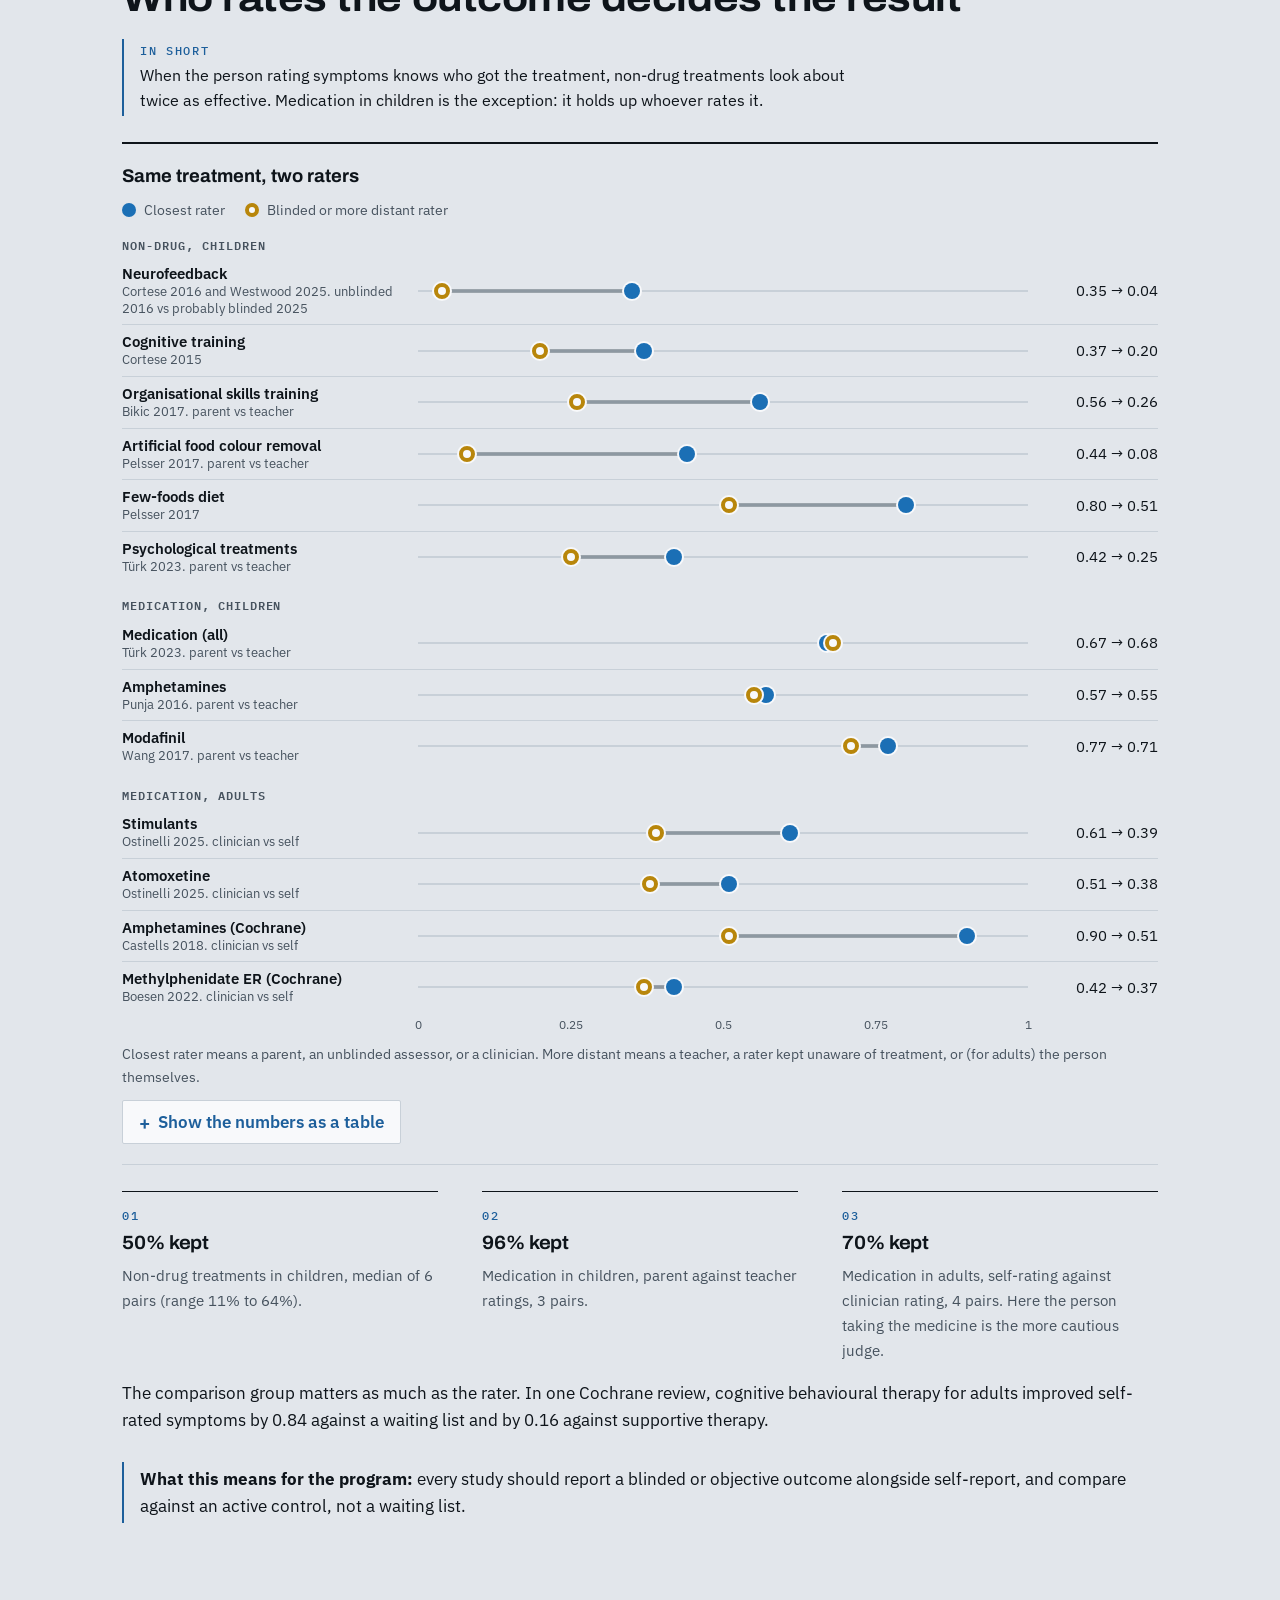
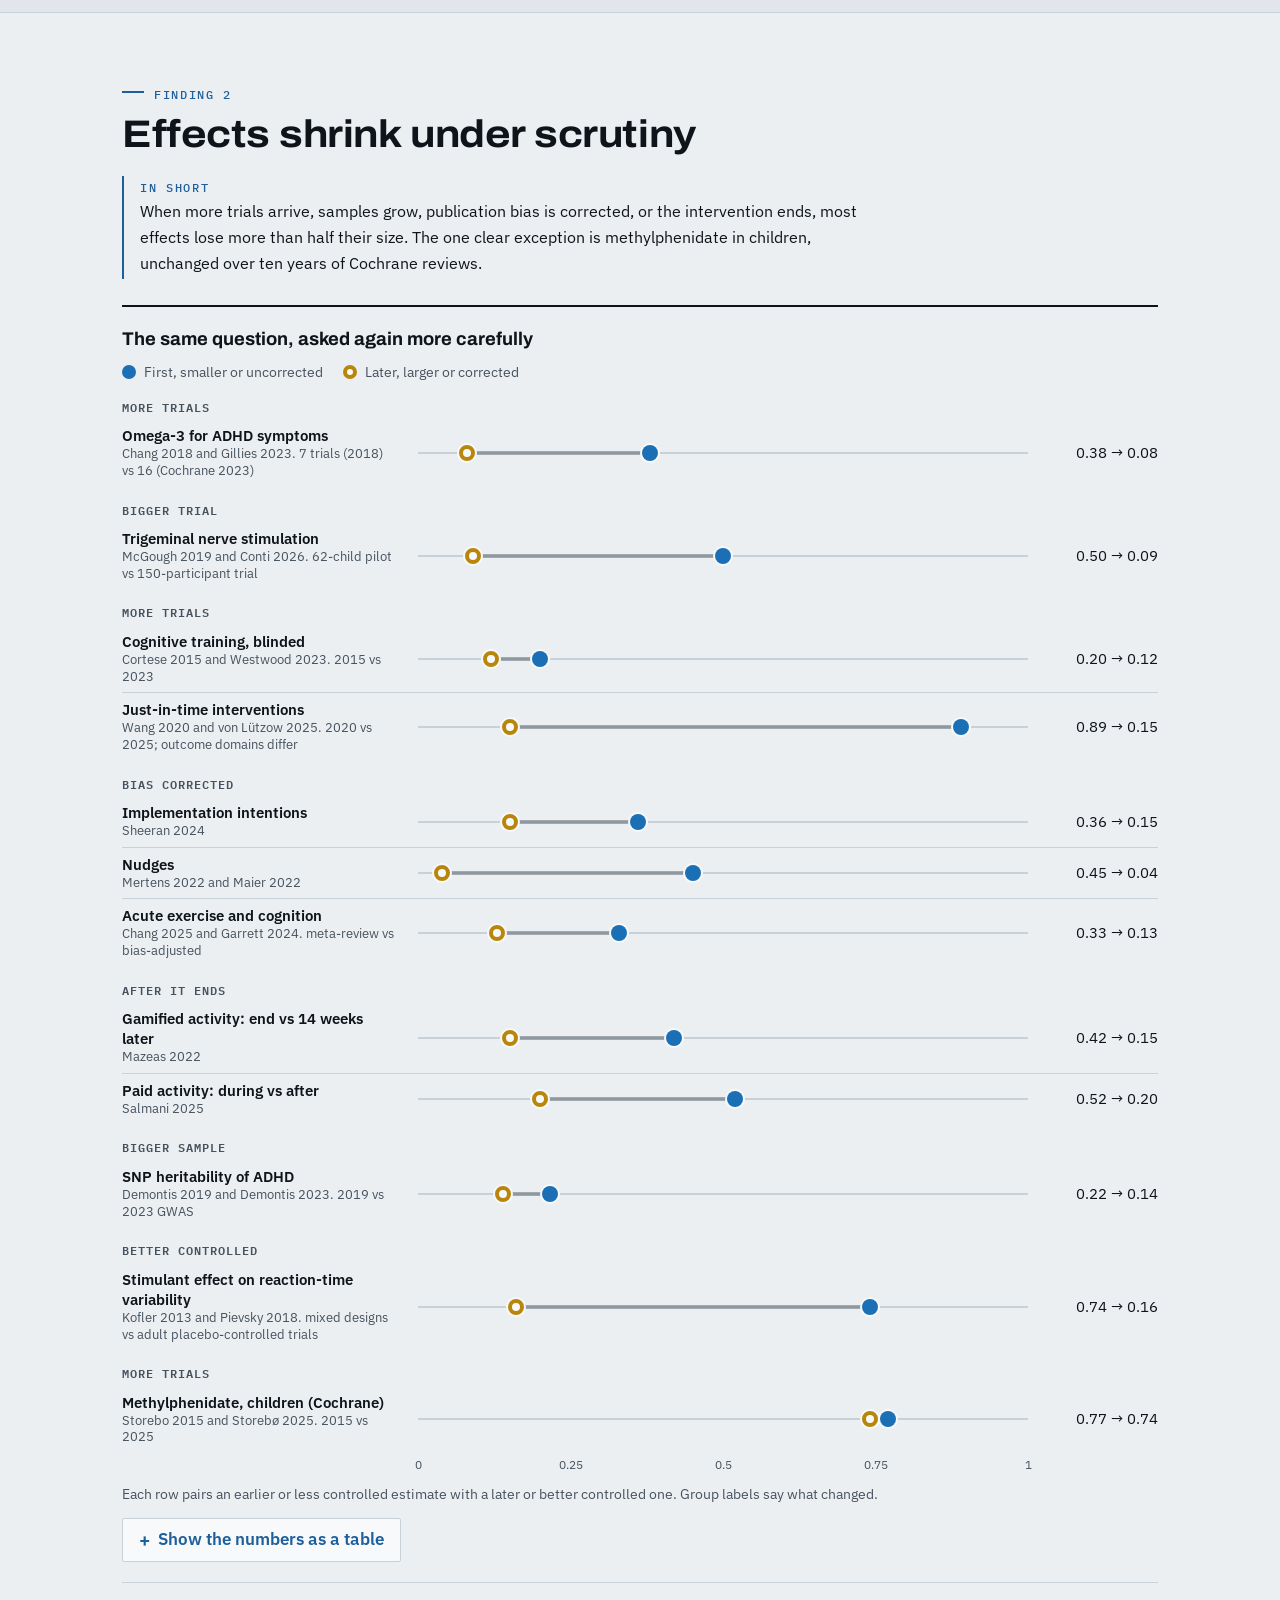
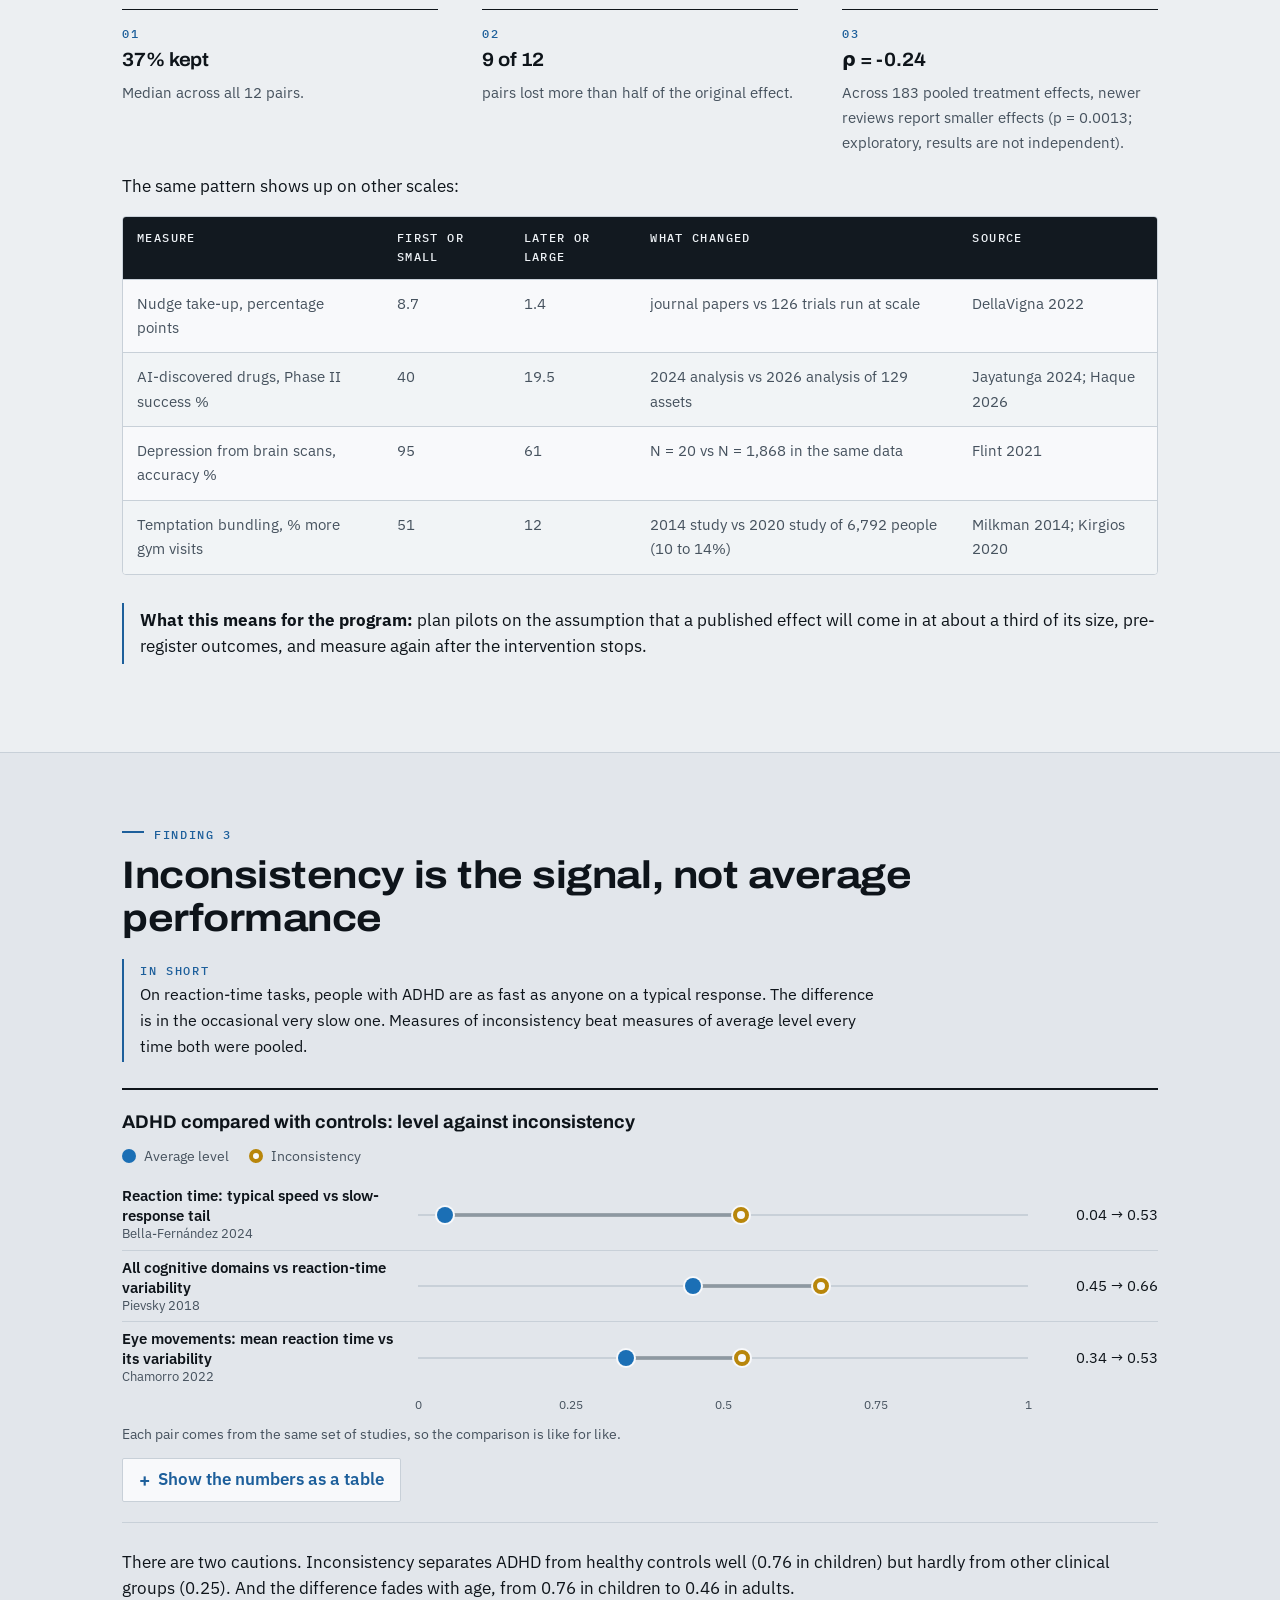
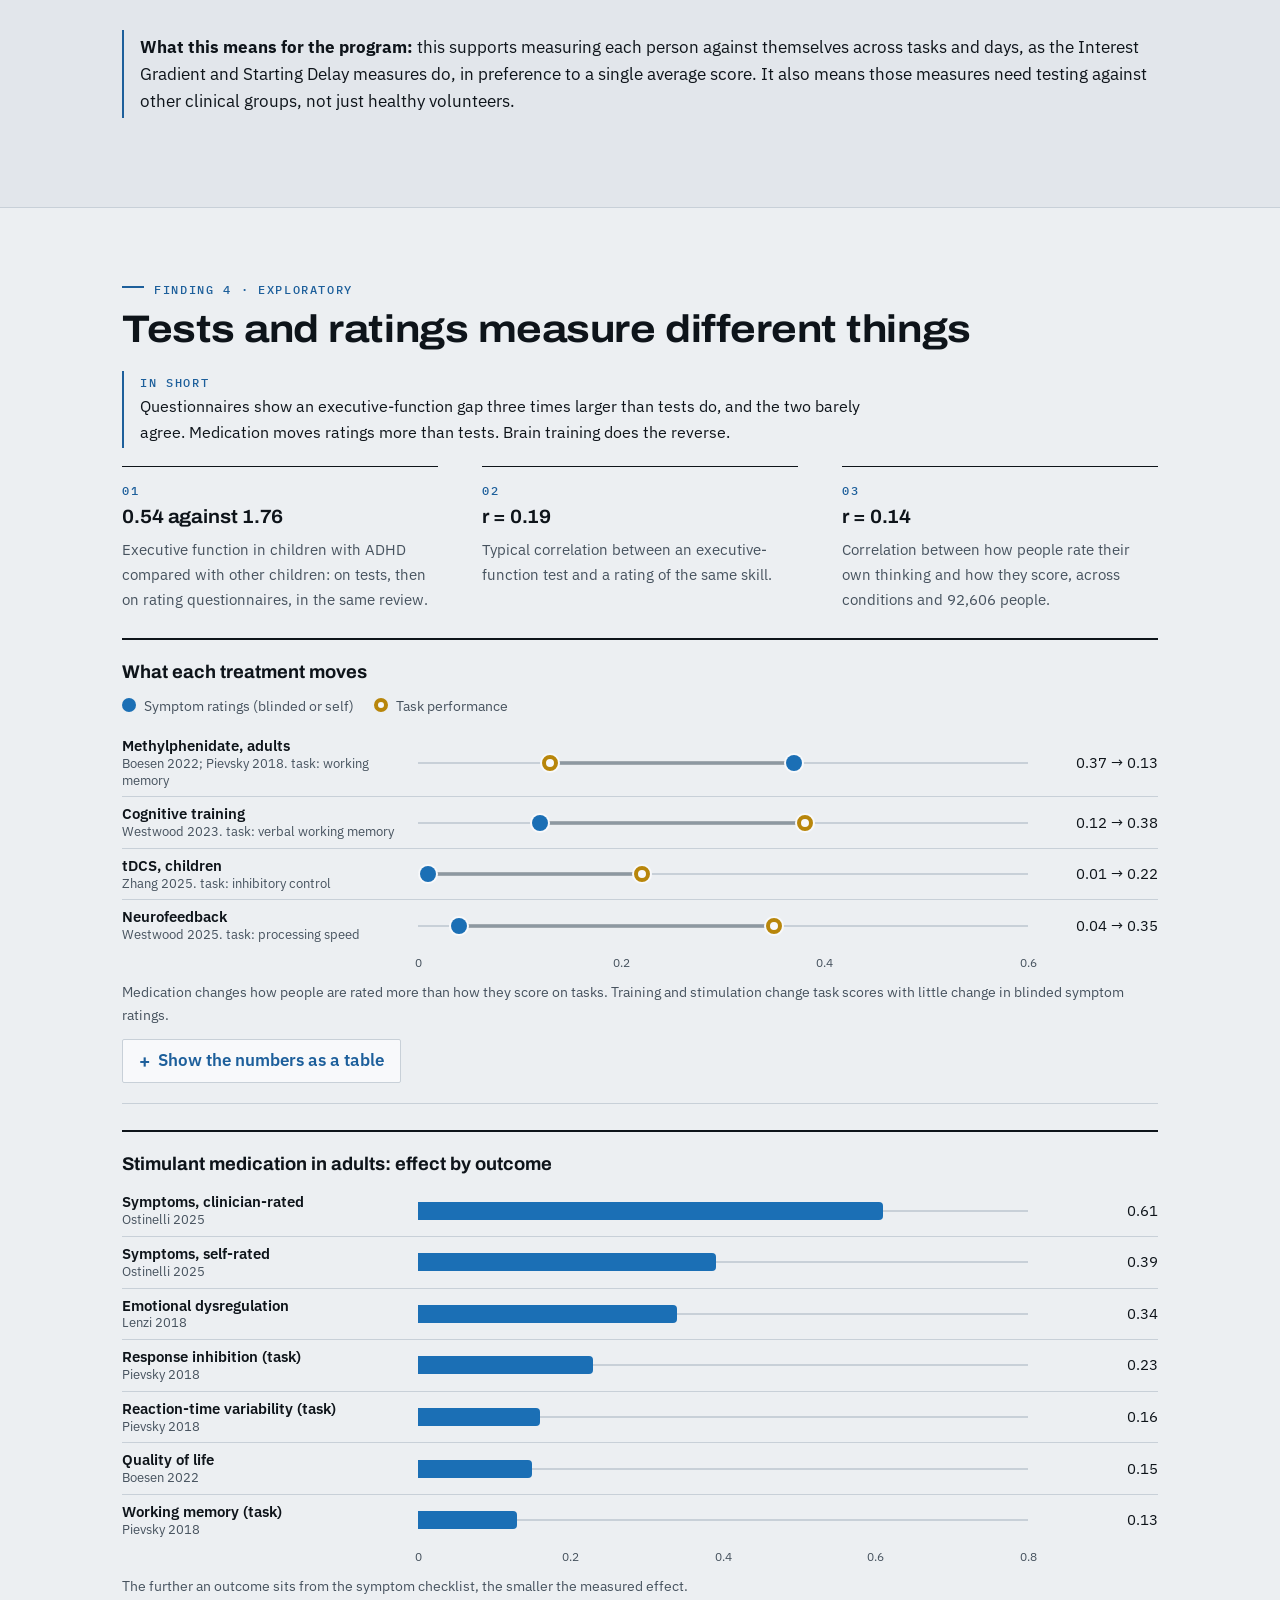
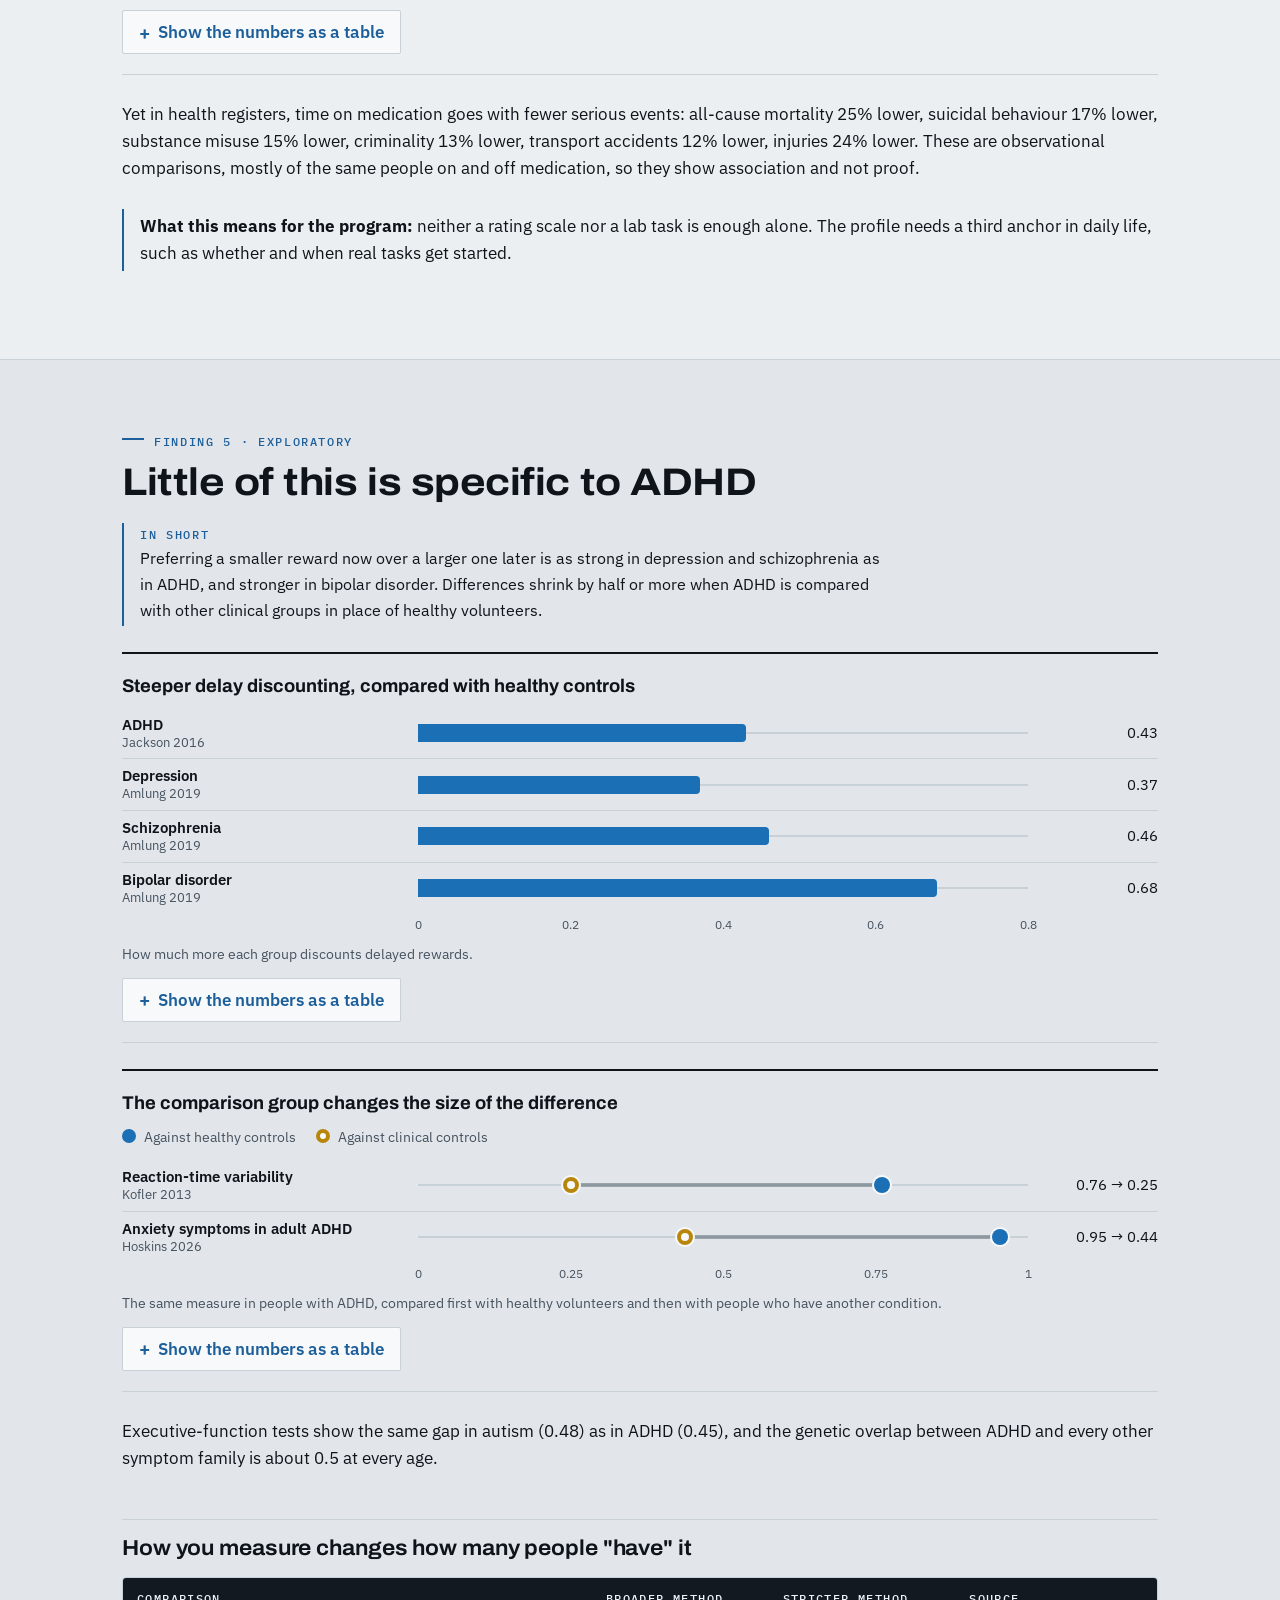
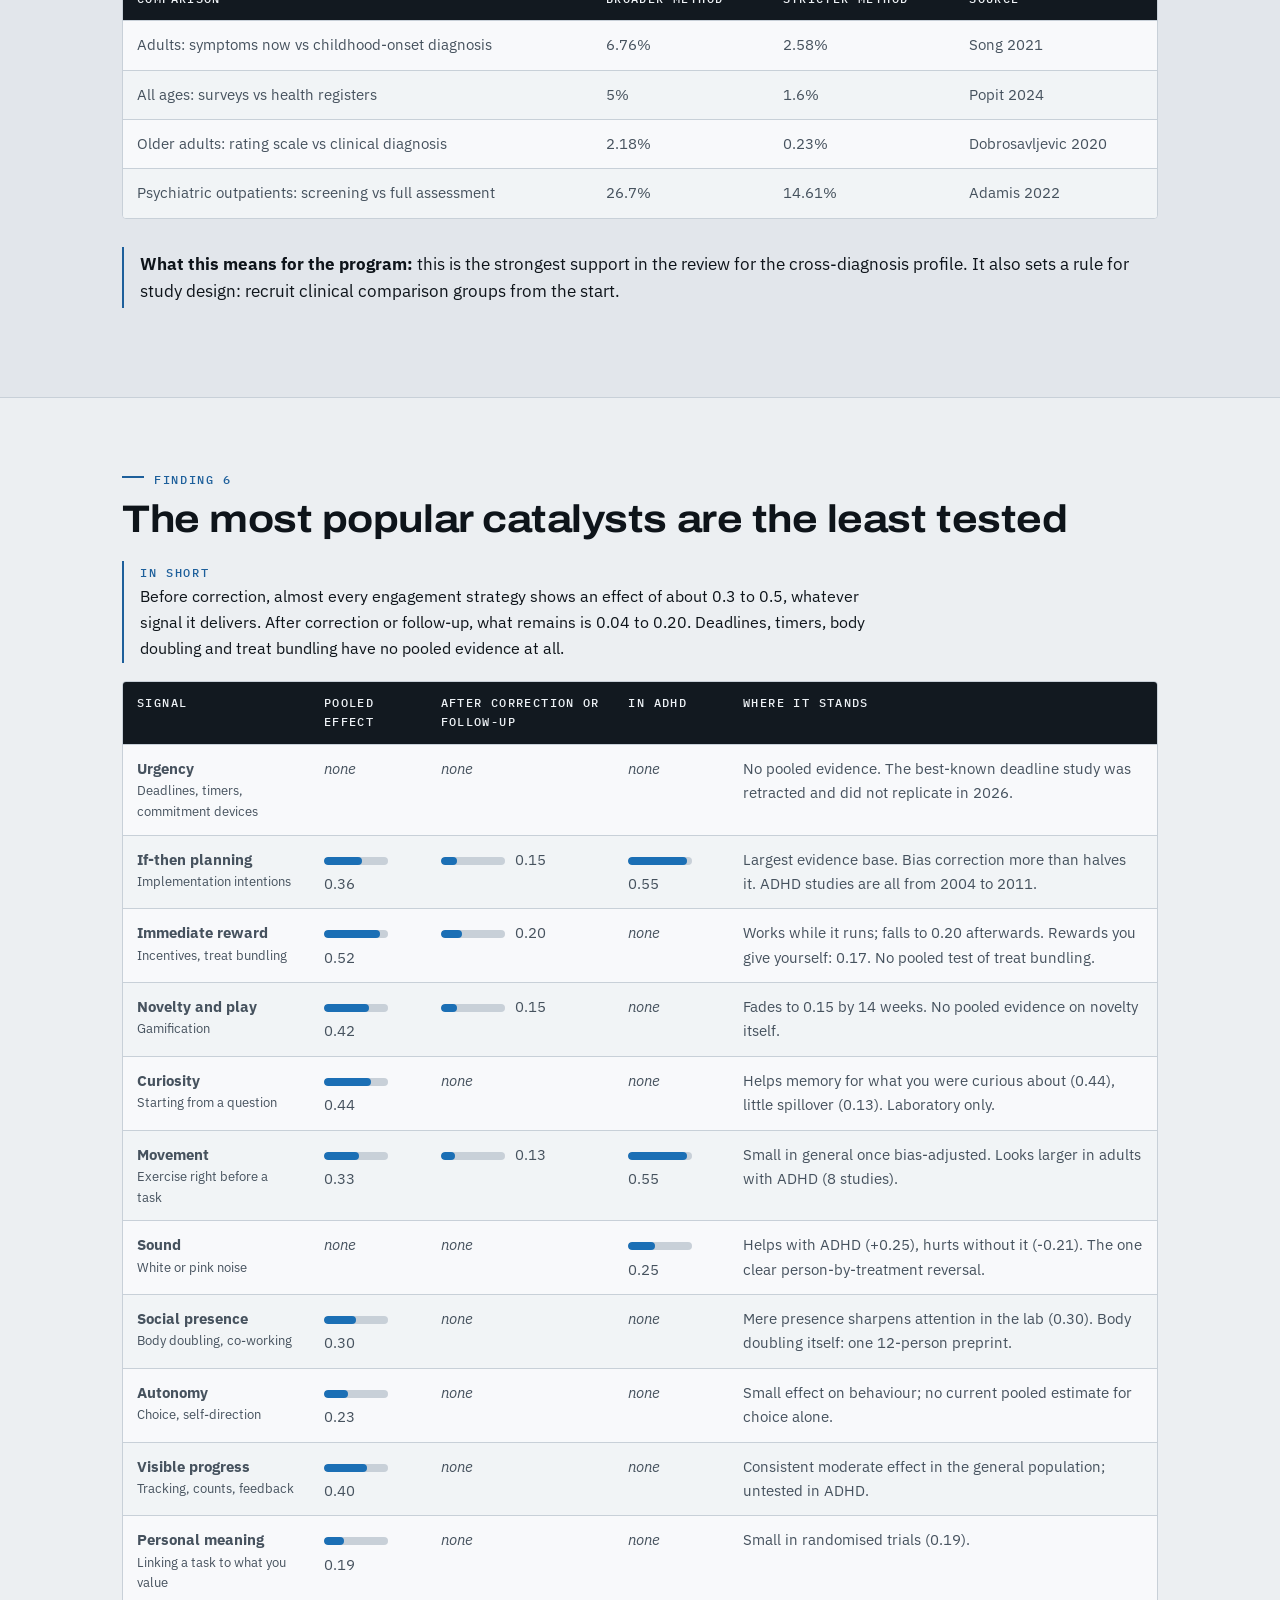
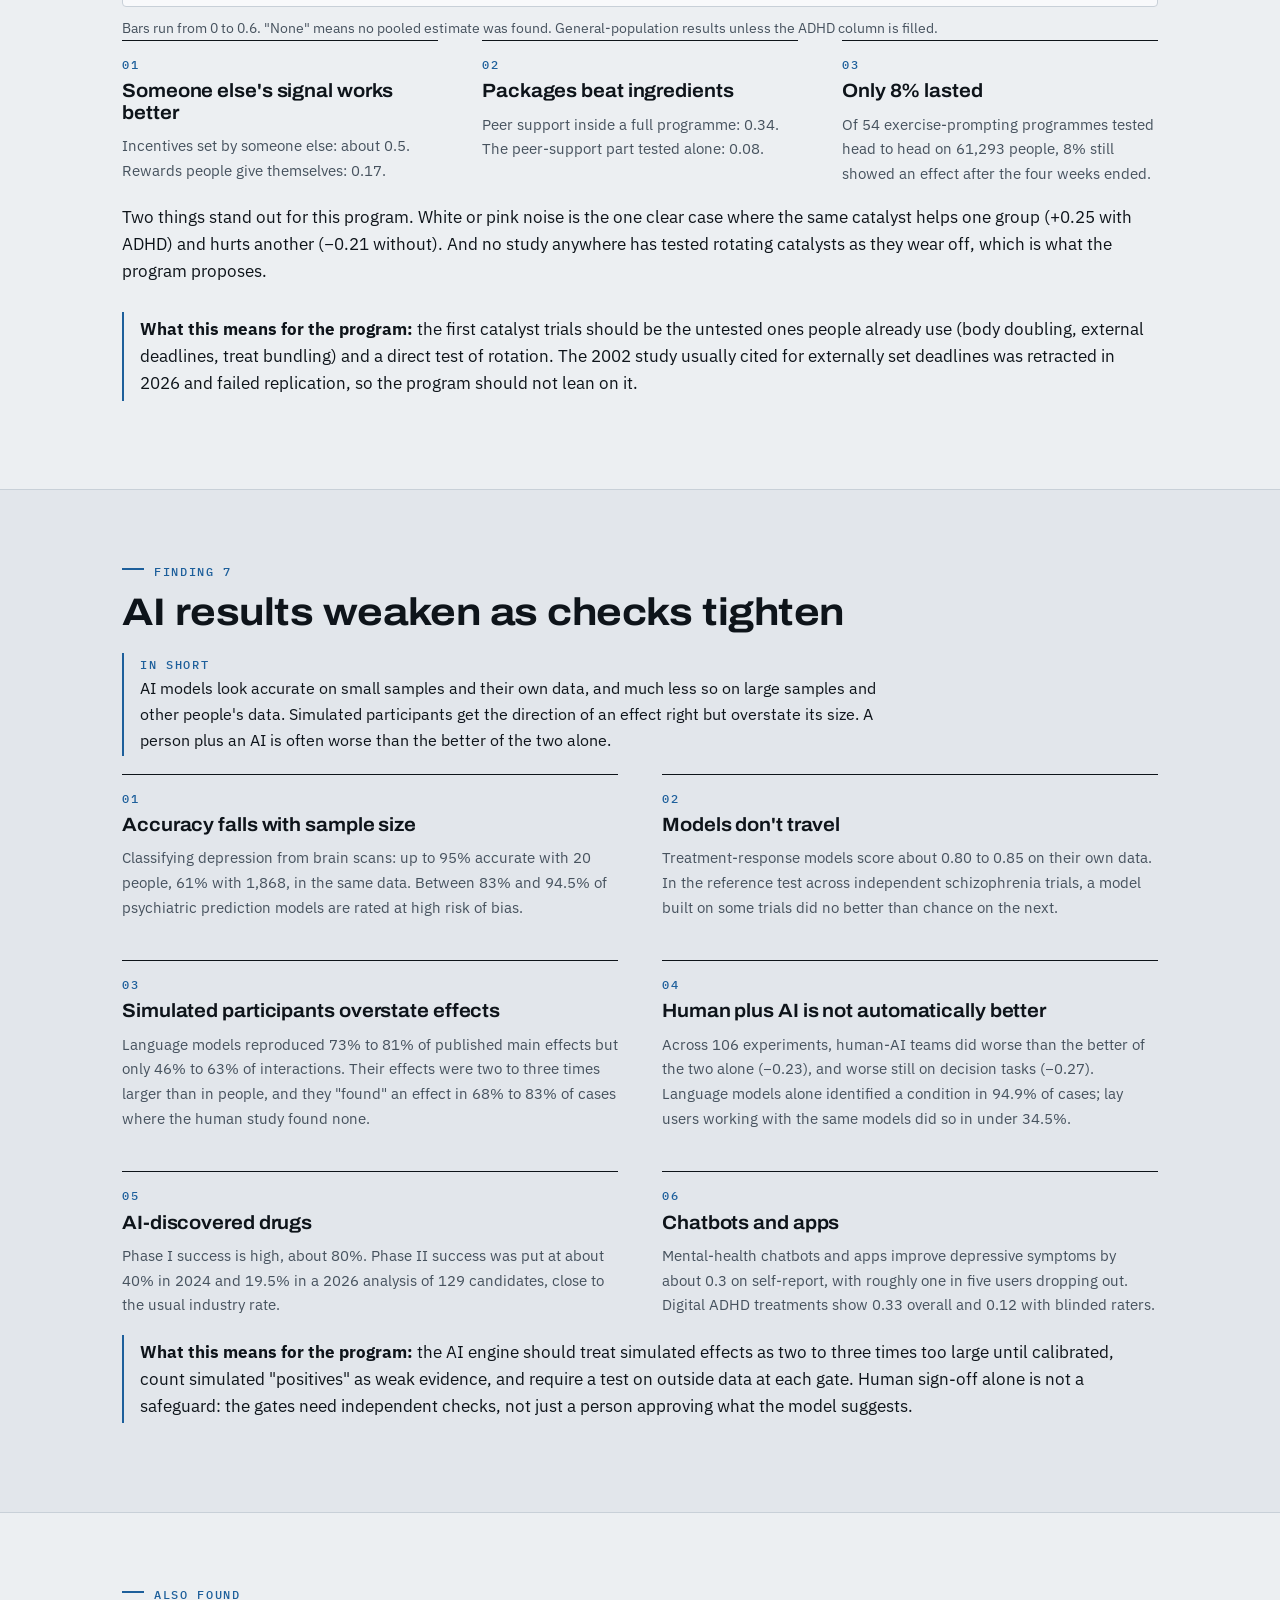
<file: review.html>
<!doctype html>
<!-- Generated by tools/build.py from src/. Edit src/ and rebuild. -->
<html lang="en" class="has-toc">
<head>
  <meta charset="utf-8">
  <meta name="viewport" content="width=device-width, initial-scale=1, viewport-fit=cover">
  <meta name="theme-color" content="#0b1015" media="(prefers-color-scheme: light)">
  <meta name="theme-color" content="#0b1015" media="(prefers-color-scheme: dark)">
  <meta name="color-scheme" content="light dark">
  <meta name="format-detection" content="telephone=no">
  <meta name="apple-mobile-web-app-title" content="Beyond the Label">
  <title>Evidence review | Beyond the Label</title>
  <meta name="description" content="An umbrella review of published meta-analyses across biomarkers, mimics, mechanisms, medicines, non-drug treatments, engagement catalysts and AI, with the protocol, charts and data.">
  <meta property="og:title" content="Evidence review · Beyond the Label">
  <meta property="og:description" content="An umbrella review of published meta-analyses across biomarkers, mimics, mechanisms, medicines, non-drug treatments, engagement catalysts and AI, with the protocol, charts and data.">
  <meta property="og:type" content="website">
  <meta property="og:url" content="https://adhd-irl.github.io/adhd-research/review.html">
  <meta property="og:image" content="https://adhd-irl.github.io/adhd-research/assets/og-image.png">
  <meta property="og:image:width" content="1200">
  <meta property="og:image:height" content="630">
  <meta property="og:image:alt" content="Beyond the Label: assess how a mind engages, not just which label fits.">
  <meta name="twitter:card" content="summary_large_image">
  <link rel="canonical" href="https://adhd-irl.github.io/adhd-research/review.html">
  <link rel="icon" href="assets/favicon.svg" type="image/svg+xml">
  <link rel="apple-touch-icon" href="assets/apple-touch-icon.png">
  <link rel="preconnect" href="https://fonts.googleapis.com">
  <link rel="preconnect" href="https://fonts.gstatic.com" crossorigin>
  <link href="https://fonts.googleapis.com/css2?family=Archivo:wdth,wght@100..125,600..800&family=IBM+Plex+Mono:wght@500&family=IBM+Plex+Sans:wght@400;500;600&display=swap" rel="stylesheet">
  <link rel="stylesheet" href="assets/style.css?v=afa036fe8e">
</head>
<body>
<a class="skip" href="#main">Skip to content</a>

<header class="site-header">
  <div class="wrap header-inner">
    <a class="brand" href="index.html" aria-label="Beyond the Label home">
      <img src="assets/favicon.svg" alt="" width="28" height="28">
      <span>Beyond the Label</span>
    </a>
    <button class="nav-toggle" aria-expanded="false" aria-controls="site-nav">Menu</button>
    <nav id="site-nav" class="site-nav" aria-label="Site">
      <a href="help.html">Help today</a>
      <a href="science.html">The science</a>
      <a href="research.html">Research plan</a>
      <a href="ai.html">AI and discovery</a>
      <a href="review.html" aria-current="page">Evidence review</a>
      <a href="involved.html">Get involved</a>
    </nav>
  </div>
</header>

<main id="main">

  <section class="page-head">
    <div class="wrap">
      <p class="eyebrow">Umbrella review, November 2026</p>
      <h1>Evidence review</h1>
      <p class="lede">A systematic review of 345 published meta-analyses and key studies across the seven areas this program covers, with 454 pooled results compared side by side.</p>
    </div>
  </section>

  <nav class="toc-bar" aria-label="On this page">
    <div class="wrap"><span class="toc-label">On this page</span><a href="#summary">Summary</a><a href="#method">Review plan</a><a href="#overview">Overview</a><a href="#rater">Who rates</a><a href="#shrink">Shrinkage</a><a href="#variability">Inconsistency</a><a href="#tests">Tests and ratings</a><a href="#specific">Specificity</a><a href="#catalyst-evidence">Catalysts</a><a href="#ai-evidence">AI</a><a href="#age">Age</a><a href="#gaps">Gaps</a><a href="#implications">Implications</a></div>
  </nav>

  <section id="summary" class="section">
    <div class="wrap">
      <p class="eyebrow">At a glance</p>
      <h2>What the published evidence says, taken together</h2>
      <p class="inshort"><span>In short</span>We ran a systematic search for published meta-analyses in the seven areas this program covers and compared their results side by side. Three patterns run through all of them: effects depend on who measures them, they shrink when checked harder, and the everyday strategies people rely on most are the least tested.</p>
      <div class="dv-tiles"><div class="dv-tile"><span class="dv-num">304</span><span class="dv-what">database searches, logged</span></div><div class="dv-tile"><span class="dv-num">4,086</span><span class="dv-what">titles screened</span></div><div class="dv-tile"><span class="dv-num">345</span><span class="dv-what">reviews and key studies included</span></div><div class="dv-tile"><span class="dv-num">454</span><span class="dv-what">pooled results extracted</span></div><div class="dv-tile"><span class="dv-num">100%</span><span class="dv-what">of numbers confirmed against the source</span></div><div class="dv-tile"><span class="dv-num">87</span><span class="dv-what">topics with no pooled answer</span></div></div>
      <h3 class="sub">Seven findings</h3>
      <ol class="steps rv-list">
        <li><strong>Who rates the outcome decides the result.</strong> Non-drug treatments for children keep about 50% of their effect when the rater doesn't know who was treated. Medication keeps 96%. <a href="#rater">See the chart</a>.</li>
        <li><strong>Effects shrink under scrutiny.</strong> Across 12 before-and-after pairs, the later or better-controlled estimate kept a median of 37% of the first. <a href="#shrink">See the chart</a>.</li>
        <li><strong>Inconsistency is the signal, not average performance.</strong> People with ADHD respond at normal speed most of the time. What differs is the occasional very slow response. <a href="#variability">See the chart</a>.</li>
        <li><strong>Tests and ratings measure different things.</strong> They barely correlate, and treatments that move one often don't move the other. <a href="#tests">See the chart</a>.</li>
        <li><strong>Little of this is specific to ADHD.</strong> The same differences appear at similar sizes in depression, autism, bipolar disorder and schizophrenia. <a href="#specific">See the chart</a>.</li>
        <li><strong>The most popular catalysts are the least tested.</strong> 8 of the 11 engagement signals have never been pooled in people with ADHD. Deadlines and timers have no pooled evidence in anyone, and body doubling rests on one 12-person study. <a href="#catalyst-evidence">See the table</a>.</li>
        <li><strong>AI results weaken as checks tighten, and adding a human doesn't automatically help.</strong> <a href="#ai-evidence">See the numbers</a>.</li>
      </ol>
      <p class="note">This is an umbrella review: a review of published reviews. It compares pooled results that other teams calculated. It did not re-analyse individual trials, it was not registered in advance with a registry, and the searching and extraction were done by AI research assistants, one per area, with every number then checked against its source. Read the cross-area patterns as leads to test, not as settled results. Nothing here is medical advice.</p>
    </div>
  </section>

  <section id="method" class="section alt">
    <div class="wrap">
      <p class="eyebrow">The review plan</p>
      <h2>How the review was done</h2>
      <p class="inshort"><span>In short</span>The question, sources, inclusion rules and comparisons were written down before any searching. Every extracted number was then checked against the paper it came from.</p>
      <div class="grid two">
        <article class="card"><h3>Question</h3><p>Across the seven areas this program covers, what do published meta-analyses say about the size, consistency and certainty of effects? And what patterns appear only when the areas are compared with each other?</p></article>
        <article class="card"><h3>Design</h3><p>An umbrella review (a systematic review of meta-analyses), followed by a comparison of the pooled results across areas. Protocol fixed on 18 November 2026, before searching.</p></article>
        <article class="card"><h3>Sources</h3><p>Europe PMC, which includes PubMed and preprints, searched through its public interface with every query and hit count logged. Named reviews outside it (psychology and economics journals, Cochrane) were located by web search and recorded separately.</p></article>
        <article class="card"><h3>What was included</h3><p>Meta-analyses, network meta-analyses and large consortium analyses from 2015 to November 2026, in people, reporting a pooled estimate. Where a topic had none, the largest single study was recorded and the topic flagged as a gap.</p></article>
      </div>
      <h3 class="sub" id="flow">From search to data</h3>
      <ol class="rv-flow">
        <li><span class="dv-num">304</span> searches run</li>
        <li><span class="dv-num">6,898</span> records returned</li>
        <li><span class="dv-num">4,086</span> titles screened</li>
        <li><span class="dv-num">345</span> sources included</li>
        <li><span class="dv-num">541</span> results recorded</li>
        <li><span class="dv-num">454</span> numbers confirmed</li>
      </ol>
      <p>Records returned are not de-duplicated between searches, so the same paper can be counted more than once. Of the 541 results, 454 carry a number and 87 record a gap or a review that gave no pooled figure.</p>
      <div class="table-wrap">
        <table class="matrix">
          <thead><tr><th>Area</th><th>Searches</th><th>Records</th><th>Titles screened</th><th>Results with a number</th><th>Gaps recorded</th></tr></thead>
          <tbody><tr><td>Biomarkers and objective measures</td><td>29</td><td>713</td><td>497</td><td>51</td><td>14</td></tr><tr><td>Mimics, co-occurring conditions, epidemiology</td><td>69</td><td>1,003</td><td>483</td><td>74</td><td>14</td></tr><tr><td>Mechanisms: reward, delay, effort, time</td><td>44</td><td>825</td><td>677</td><td>46</td><td>13</td></tr><tr><td>Medicines</td><td>28</td><td>497</td><td>343</td><td>94</td><td>9</td></tr><tr><td>Non-drug treatments and supplements</td><td>19</td><td>601</td><td>568</td><td>81</td><td>8</td></tr><tr><td>Engagement catalysts</td><td>72</td><td>1,429</td><td>764</td><td>68</td><td>18</td></tr><tr><td>AI and digital methods</td><td>43</td><td>1,830</td><td>754</td><td>40</td><td>11</td></tr></tbody>
        </table>
      </div>
      <h3 class="sub" id="checking">How the numbers were checked</h3>
      <p>A script fetched the abstract for every source and looked for each extracted effect size and confidence interval in it. That confirmed 412 numbers. Numbers read from full text, preprints or sources outside PubMed went to a separate manual check against the original; 42 were confirmed that way. All numbers used on this page were confirmed. No included source is marked as retracted, and every author and year matched the database record.</p>
      <h3 class="sub" id="planned">Comparisons planned in advance</h3>
      <ol class="steps">
        <li><strong>Rater:</strong> blinded against unblinded ratings of the same treatment.</li>
        <li><strong>Time:</strong> whether pooled effects shrink in later reviews.</li>
        <li><strong>Precision:</strong> whether small bodies of evidence report larger effects.</li>
        <li><strong>Level against variability:</strong> average performance compared with within-person inconsistency.</li>
        <li><strong>Age:</strong> children compared with adults.</li>
        <li><strong>Evidence against use:</strong> how well-tested an approach is, compared with how widely it is recommended.</li>
        <li><strong>Catalyst signal:</strong> effects grouped by the engagement signal they deliver.</li>
      </ol>
      <p>Two further comparisons emerged from the data and are labelled exploratory: tests against ratings, and ADHD against other diagnoses.</p>
      <details class="more-block">
        <summary>Limits of this review</summary>
        <ul>
          <li>It works from review-level results. Trials were not re-extracted, so errors in the original reviews carry through.</li>
          <li>Reviews of the same topic share many of the same trials. The results are therefore not independent, and the cross-area statistics are descriptive.</li>
          <li>Searching and extraction were done by AI research assistants, one per area, without a second independent extractor. English only, one database family.</li>
          <li>Effect sizes on different scales were converted to a common scale for the overview only. Accuracy figures and prevalences were kept separate.</li>
          <li>Paired comparisons sometimes come from different reviews with different inclusion rules. Each pair names its sources so you can judge.</li>
          <li>The protocol was not lodged with a public registry.</li>
        </ul>
      </details>
      <p><a class="btn" href="assets/review/protocol.md">Read the full protocol</a> <a class="btn" href="assets/review/umbrella-review-data.csv">Download all 541 results (CSV)</a></p>
    </div>
  </section>

  <section id="overview" class="section">
    <div class="wrap">
      <p class="eyebrow">Findings</p>
      <h2>The typical pooled effect is modest everywhere</h2>
      <p class="inshort"><span>In short</span>In every one of the seven areas the middle pooled effect falls between 0.30 and 0.49. Individual headline results that look much bigger than this deserve a second look.</p>
      <p class="section-lede">Effect sizes here are standardized differences. As a rough guide, 0.2 is small, 0.5 is medium and 0.8 is large. The chart shows the median of 320 confirmed pooled results that could be put on that scale.</p>
      <figure class="dv"><figcaption class="dv-title">Median pooled effect size by area</figcaption>
<div class="dv-plot">
<div class="dv-row"><div class="dv-lab">Biomarkers and objective measures<span class="dv-sub">35 pooled results; middle half 0.19 to 0.70</span></div><div class="dv-track"><span class="dv-bar" style="width:57.50%" title="Biomarkers and objective measures: 0.46"></span></div><div class="dv-val">0.46</div></div>
<div class="dv-row"><div class="dv-lab">Mimics, co-occurring conditions, epidemiology<span class="dv-sub">30 pooled results; middle half 0.25 to 0.77</span></div><div class="dv-track"><span class="dv-bar" style="width:60.00%" title="Mimics, co-occurring conditions, epidemiology: 0.48"></span></div><div class="dv-val">0.48</div></div>
<div class="dv-row"><div class="dv-lab">Mechanisms: reward, delay, effort, time<span class="dv-sub">43 pooled results; middle half 0.36 to 0.66</span></div><div class="dv-track"><span class="dv-bar" style="width:60.00%" title="Mechanisms: reward, delay, effort, time: 0.48"></span></div><div class="dv-val">0.48</div></div>
<div class="dv-row"><div class="dv-lab">Medicines<span class="dv-sub">62 pooled results; middle half 0.33 to 0.67</span></div><div class="dv-track"><span class="dv-bar" style="width:61.25%" title="Medicines: 0.49"></span></div><div class="dv-val">0.49</div></div>
<div class="dv-row"><div class="dv-lab">Non-drug treatments and supplements<span class="dv-sub">73 pooled results; middle half 0.23 to 0.65</span></div><div class="dv-track"><span class="dv-bar" style="width:48.75%" title="Non-drug treatments and supplements: 0.39"></span></div><div class="dv-val">0.39</div></div>
<div class="dv-row"><div class="dv-lab">Engagement catalysts<span class="dv-sub">61 pooled results; middle half 0.23 to 0.48</span></div><div class="dv-track"><span class="dv-bar" style="width:42.50%" title="Engagement catalysts: 0.34"></span></div><div class="dv-val">0.34</div></div>
<div class="dv-row"><div class="dv-lab">AI and digital methods<span class="dv-sub">16 pooled results; middle half 0.23 to 0.52</span></div><div class="dv-track"><span class="dv-bar" style="width:37.50%" title="AI and digital methods: 0.30"></span></div><div class="dv-val">0.30</div></div>
<div class="dv-row dv-axisrow" aria-hidden="true"><div></div><div class="dv-axis"><span style="left:0.00%">0</span><span style="left:25.00%">0.2</span><span style="left:50.00%">0.4</span><span style="left:75.00%">0.6</span><span style="left:100.00%">0.8</span></div><div></div></div>
</div>
<p class="dv-cap">Absolute values, so direction is ignored. Single studies and gap rows are excluded.</p>
<details class="more-block dv-table"><summary>Show the numbers as a table</summary><div class="table-wrap"><table class="matrix"><thead><tr><th>Area</th><th>Median effect size</th><th>Detail</th></tr></thead><tbody><tr><td>Biomarkers and objective measures</td><td>0.46</td><td>35 pooled results; middle half 0.19 to 0.70</td></tr><tr><td>Mimics, co-occurring conditions, epidemiology</td><td>0.48</td><td>30 pooled results; middle half 0.25 to 0.77</td></tr><tr><td>Mechanisms: reward, delay, effort, time</td><td>0.48</td><td>43 pooled results; middle half 0.36 to 0.66</td></tr><tr><td>Medicines</td><td>0.49</td><td>62 pooled results; middle half 0.33 to 0.67</td></tr><tr><td>Non-drug treatments and supplements</td><td>0.39</td><td>73 pooled results; middle half 0.23 to 0.65</td></tr><tr><td>Engagement catalysts</td><td>0.34</td><td>61 pooled results; middle half 0.23 to 0.48</td></tr><tr><td>AI and digital methods</td><td>0.30</td><td>16 pooled results; middle half 0.23 to 0.52</td></tr></tbody></table></div></details>
</figure>
    </div>
  </section>

  <section id="rater" class="section alt">
    <div class="wrap">
      <p class="eyebrow">Finding 1</p>
      <h2>Who rates the outcome decides the result</h2>
      <p class="inshort"><span>In short</span>When the person rating symptoms knows who got the treatment, non-drug treatments look about twice as effective. Medication in children is the exception: it holds up whoever rates it.</p>
      <figure class="dv"><figcaption class="dv-title">Same treatment, two raters</figcaption>
<p class="dv-legend"><span><i class="dv-key dv-a"></i>Closest rater</span><span><i class="dv-key dv-b"></i>Blinded or more distant rater</span></p>
<div class="dv-plot">
<div class="dv-group">Non-drug, children</div>
<div class="dv-row"><div class="dv-lab">Neurofeedback<span class="dv-sub">Cortese 2016 and Westwood 2025. unblinded 2016 vs probably blinded 2025</span></div><div class="dv-track"><span class="dv-link" style="left:4.00%;width:31.00%"></span><span class="dv-dot dv-a" style="left:35.00%" title="Closest rater: 0.35"></span><span class="dv-dot dv-b" style="left:4.00%" title="Blinded or more distant rater: 0.04"></span></div><div class="dv-val">0.35 → 0.04</div></div>
<div class="dv-row"><div class="dv-lab">Cognitive training<span class="dv-sub">Cortese 2015</span></div><div class="dv-track"><span class="dv-link" style="left:20.00%;width:17.00%"></span><span class="dv-dot dv-a" style="left:37.00%" title="Closest rater: 0.37"></span><span class="dv-dot dv-b" style="left:20.00%" title="Blinded or more distant rater: 0.20"></span></div><div class="dv-val">0.37 → 0.20</div></div>
<div class="dv-row"><div class="dv-lab">Organisational skills training<span class="dv-sub">Bikic 2017. parent vs teacher</span></div><div class="dv-track"><span class="dv-link" style="left:26.00%;width:30.00%"></span><span class="dv-dot dv-a" style="left:56.00%" title="Closest rater: 0.56"></span><span class="dv-dot dv-b" style="left:26.00%" title="Blinded or more distant rater: 0.26"></span></div><div class="dv-val">0.56 → 0.26</div></div>
<div class="dv-row"><div class="dv-lab">Artificial food colour removal<span class="dv-sub">Pelsser 2017. parent vs teacher</span></div><div class="dv-track"><span class="dv-link" style="left:8.00%;width:36.00%"></span><span class="dv-dot dv-a" style="left:44.00%" title="Closest rater: 0.44"></span><span class="dv-dot dv-b" style="left:8.00%" title="Blinded or more distant rater: 0.08"></span></div><div class="dv-val">0.44 → 0.08</div></div>
<div class="dv-row"><div class="dv-lab">Few-foods diet<span class="dv-sub">Pelsser 2017</span></div><div class="dv-track"><span class="dv-link" style="left:51.00%;width:29.00%"></span><span class="dv-dot dv-a" style="left:80.00%" title="Closest rater: 0.80"></span><span class="dv-dot dv-b" style="left:51.00%" title="Blinded or more distant rater: 0.51"></span></div><div class="dv-val">0.80 → 0.51</div></div>
<div class="dv-row"><div class="dv-lab">Psychological treatments<span class="dv-sub">Türk 2023. parent vs teacher</span></div><div class="dv-track"><span class="dv-link" style="left:25.00%;width:17.00%"></span><span class="dv-dot dv-a" style="left:42.00%" title="Closest rater: 0.42"></span><span class="dv-dot dv-b" style="left:25.00%" title="Blinded or more distant rater: 0.25"></span></div><div class="dv-val">0.42 → 0.25</div></div>
<div class="dv-group">Medication, children</div>
<div class="dv-row"><div class="dv-lab">Medication (all)<span class="dv-sub">Türk 2023. parent vs teacher</span></div><div class="dv-track"><span class="dv-link" style="left:67.00%;width:1.00%"></span><span class="dv-dot dv-a" style="left:67.00%" title="Closest rater: 0.67"></span><span class="dv-dot dv-b" style="left:68.00%" title="Blinded or more distant rater: 0.68"></span></div><div class="dv-val">0.67 → 0.68</div></div>
<div class="dv-row"><div class="dv-lab">Amphetamines<span class="dv-sub">Punja 2016. parent vs teacher</span></div><div class="dv-track"><span class="dv-link" style="left:55.00%;width:2.00%"></span><span class="dv-dot dv-a" style="left:57.00%" title="Closest rater: 0.57"></span><span class="dv-dot dv-b" style="left:55.00%" title="Blinded or more distant rater: 0.55"></span></div><div class="dv-val">0.57 → 0.55</div></div>
<div class="dv-row"><div class="dv-lab">Modafinil<span class="dv-sub">Wang 2017. parent vs teacher</span></div><div class="dv-track"><span class="dv-link" style="left:71.00%;width:6.00%"></span><span class="dv-dot dv-a" style="left:77.00%" title="Closest rater: 0.77"></span><span class="dv-dot dv-b" style="left:71.00%" title="Blinded or more distant rater: 0.71"></span></div><div class="dv-val">0.77 → 0.71</div></div>
<div class="dv-group">Medication, adults</div>
<div class="dv-row"><div class="dv-lab">Stimulants<span class="dv-sub">Ostinelli 2025. clinician vs self</span></div><div class="dv-track"><span class="dv-link" style="left:39.00%;width:22.00%"></span><span class="dv-dot dv-a" style="left:61.00%" title="Closest rater: 0.61"></span><span class="dv-dot dv-b" style="left:39.00%" title="Blinded or more distant rater: 0.39"></span></div><div class="dv-val">0.61 → 0.39</div></div>
<div class="dv-row"><div class="dv-lab">Atomoxetine<span class="dv-sub">Ostinelli 2025. clinician vs self</span></div><div class="dv-track"><span class="dv-link" style="left:38.00%;width:13.00%"></span><span class="dv-dot dv-a" style="left:51.00%" title="Closest rater: 0.51"></span><span class="dv-dot dv-b" style="left:38.00%" title="Blinded or more distant rater: 0.38"></span></div><div class="dv-val">0.51 → 0.38</div></div>
<div class="dv-row"><div class="dv-lab">Amphetamines (Cochrane)<span class="dv-sub">Castells 2018. clinician vs self</span></div><div class="dv-track"><span class="dv-link" style="left:51.00%;width:39.00%"></span><span class="dv-dot dv-a" style="left:90.00%" title="Closest rater: 0.90"></span><span class="dv-dot dv-b" style="left:51.00%" title="Blinded or more distant rater: 0.51"></span></div><div class="dv-val">0.90 → 0.51</div></div>
<div class="dv-row"><div class="dv-lab">Methylphenidate ER (Cochrane)<span class="dv-sub">Boesen 2022. clinician vs self</span></div><div class="dv-track"><span class="dv-link" style="left:37.00%;width:5.00%"></span><span class="dv-dot dv-a" style="left:42.00%" title="Closest rater: 0.42"></span><span class="dv-dot dv-b" style="left:37.00%" title="Blinded or more distant rater: 0.37"></span></div><div class="dv-val">0.42 → 0.37</div></div>
<div class="dv-row dv-axisrow" aria-hidden="true"><div></div><div class="dv-axis"><span style="left:0.00%">0</span><span style="left:25.00%">0.25</span><span style="left:50.00%">0.5</span><span style="left:75.00%">0.75</span><span style="left:100.00%">1</span></div><div></div></div>
</div>
<p class="dv-cap">Closest rater means a parent, an unblinded assessor, or a clinician. More distant means a teacher, a rater kept unaware of treatment, or (for adults) the person themselves.</p>
<details class="more-block dv-table"><summary>Show the numbers as a table</summary><div class="table-wrap"><table class="matrix"><thead><tr><th>Comparison</th><th>Closest rater</th><th>Blinded or more distant rater</th><th>Share kept</th><th>Source</th></tr></thead><tbody><tr><td>Neurofeedback</td><td>0.35</td><td>0.04</td><td>11%</td><td>Cortese 2016 and Westwood 2025</td></tr><tr><td>Cognitive training</td><td>0.37</td><td>0.20</td><td>54%</td><td>Cortese 2015</td></tr><tr><td>Organisational skills training</td><td>0.56</td><td>0.26</td><td>46%</td><td>Bikic 2017</td></tr><tr><td>Artificial food colour removal</td><td>0.44</td><td>0.08</td><td>18%</td><td>Pelsser 2017</td></tr><tr><td>Few-foods diet</td><td>0.80</td><td>0.51</td><td>64%</td><td>Pelsser 2017</td></tr><tr><td>Psychological treatments</td><td>0.42</td><td>0.25</td><td>60%</td><td>Türk 2023</td></tr><tr><td>Medication (all)</td><td>0.67</td><td>0.68</td><td>101%</td><td>Türk 2023</td></tr><tr><td>Amphetamines</td><td>0.57</td><td>0.55</td><td>96%</td><td>Punja 2016</td></tr><tr><td>Modafinil</td><td>0.77</td><td>0.71</td><td>92%</td><td>Wang 2017</td></tr><tr><td>Stimulants</td><td>0.61</td><td>0.39</td><td>64%</td><td>Ostinelli 2025</td></tr><tr><td>Atomoxetine</td><td>0.51</td><td>0.38</td><td>75%</td><td>Ostinelli 2025</td></tr><tr><td>Amphetamines (Cochrane)</td><td>0.90</td><td>0.51</td><td>57%</td><td>Castells 2018</td></tr><tr><td>Methylphenidate ER (Cochrane)</td><td>0.42</td><td>0.37</td><td>88%</td><td>Boesen 2022</td></tr></tbody></table></div></details>
</figure>
      <div class="grid three">
        <article class="card"><h3>50% kept</h3><p>Non-drug treatments in children, median of 6 pairs (range 11% to 64%).</p></article>
        <article class="card"><h3>96% kept</h3><p>Medication in children, parent against teacher ratings, 3 pairs.</p></article>
        <article class="card"><h3>70% kept</h3><p>Medication in adults, self-rating against clinician rating, 4 pairs. Here the person taking the medicine is the more cautious judge.</p></article>
      </div>
      <p>The comparison group matters as much as the rater. In one Cochrane review, cognitive behavioural therapy for adults improved self-rated symptoms by 0.84 against a waiting list and by 0.16 against supportive therapy.</p>
      <p class="also"><strong>What this means for the program:</strong> every study should report a blinded or objective outcome alongside self-report, and compare against an active control, not a waiting list.</p>
    </div>
  </section>

  <section id="shrink" class="section">
    <div class="wrap">
      <p class="eyebrow">Finding 2</p>
      <h2>Effects shrink under scrutiny</h2>
      <p class="inshort"><span>In short</span>When more trials arrive, samples grow, publication bias is corrected, or the intervention ends, most effects lose more than half their size. The one clear exception is methylphenidate in children, unchanged over ten years of Cochrane reviews.</p>
      <figure class="dv"><figcaption class="dv-title">The same question, asked again more carefully</figcaption>
<p class="dv-legend"><span><i class="dv-key dv-a"></i>First, smaller or uncorrected</span><span><i class="dv-key dv-b"></i>Later, larger or corrected</span></p>
<div class="dv-plot">
<div class="dv-group">More trials</div>
<div class="dv-row"><div class="dv-lab">Omega-3 for ADHD symptoms<span class="dv-sub">Chang 2018 and Gillies 2023. 7 trials (2018) vs 16 (Cochrane 2023)</span></div><div class="dv-track"><span class="dv-link" style="left:8.00%;width:30.00%"></span><span class="dv-dot dv-a" style="left:38.00%" title="First, smaller or uncorrected: 0.38"></span><span class="dv-dot dv-b" style="left:8.00%" title="Later, larger or corrected: 0.08"></span></div><div class="dv-val">0.38 → 0.08</div></div>
<div class="dv-group">Bigger trial</div>
<div class="dv-row"><div class="dv-lab">Trigeminal nerve stimulation<span class="dv-sub">McGough 2019 and Conti 2026. 62-child pilot vs 150-participant trial</span></div><div class="dv-track"><span class="dv-link" style="left:9.00%;width:41.00%"></span><span class="dv-dot dv-a" style="left:50.00%" title="First, smaller or uncorrected: 0.50"></span><span class="dv-dot dv-b" style="left:9.00%" title="Later, larger or corrected: 0.09"></span></div><div class="dv-val">0.50 → 0.09</div></div>
<div class="dv-group">More trials</div>
<div class="dv-row"><div class="dv-lab">Cognitive training, blinded<span class="dv-sub">Cortese 2015 and Westwood 2023. 2015 vs 2023</span></div><div class="dv-track"><span class="dv-link" style="left:12.00%;width:8.00%"></span><span class="dv-dot dv-a" style="left:20.00%" title="First, smaller or uncorrected: 0.20"></span><span class="dv-dot dv-b" style="left:12.00%" title="Later, larger or corrected: 0.12"></span></div><div class="dv-val">0.20 → 0.12</div></div>
<div class="dv-row"><div class="dv-lab">Just-in-time interventions<span class="dv-sub">Wang 2020 and von Lützow 2025. 2020 vs 2025; outcome domains differ</span></div><div class="dv-track"><span class="dv-link" style="left:15.00%;width:74.00%"></span><span class="dv-dot dv-a" style="left:89.00%" title="First, smaller or uncorrected: 0.89"></span><span class="dv-dot dv-b" style="left:15.00%" title="Later, larger or corrected: 0.15"></span></div><div class="dv-val">0.89 → 0.15</div></div>
<div class="dv-group">Bias corrected</div>
<div class="dv-row"><div class="dv-lab">Implementation intentions<span class="dv-sub">Sheeran 2024</span></div><div class="dv-track"><span class="dv-link" style="left:15.00%;width:21.00%"></span><span class="dv-dot dv-a" style="left:36.00%" title="First, smaller or uncorrected: 0.36"></span><span class="dv-dot dv-b" style="left:15.00%" title="Later, larger or corrected: 0.15"></span></div><div class="dv-val">0.36 → 0.15</div></div>
<div class="dv-row"><div class="dv-lab">Nudges<span class="dv-sub">Mertens 2022 and Maier 2022</span></div><div class="dv-track"><span class="dv-link" style="left:4.00%;width:41.00%"></span><span class="dv-dot dv-a" style="left:45.00%" title="First, smaller or uncorrected: 0.45"></span><span class="dv-dot dv-b" style="left:4.00%" title="Later, larger or corrected: 0.04"></span></div><div class="dv-val">0.45 → 0.04</div></div>
<div class="dv-row"><div class="dv-lab">Acute exercise and cognition<span class="dv-sub">Chang 2025 and Garrett 2024. meta-review vs bias-adjusted</span></div><div class="dv-track"><span class="dv-link" style="left:13.00%;width:20.00%"></span><span class="dv-dot dv-a" style="left:33.00%" title="First, smaller or uncorrected: 0.33"></span><span class="dv-dot dv-b" style="left:13.00%" title="Later, larger or corrected: 0.13"></span></div><div class="dv-val">0.33 → 0.13</div></div>
<div class="dv-group">After it ends</div>
<div class="dv-row"><div class="dv-lab">Gamified activity: end vs 14 weeks later<span class="dv-sub">Mazeas 2022</span></div><div class="dv-track"><span class="dv-link" style="left:15.00%;width:27.00%"></span><span class="dv-dot dv-a" style="left:42.00%" title="First, smaller or uncorrected: 0.42"></span><span class="dv-dot dv-b" style="left:15.00%" title="Later, larger or corrected: 0.15"></span></div><div class="dv-val">0.42 → 0.15</div></div>
<div class="dv-row"><div class="dv-lab">Paid activity: during vs after<span class="dv-sub">Salmani 2025</span></div><div class="dv-track"><span class="dv-link" style="left:20.00%;width:32.00%"></span><span class="dv-dot dv-a" style="left:52.00%" title="First, smaller or uncorrected: 0.52"></span><span class="dv-dot dv-b" style="left:20.00%" title="Later, larger or corrected: 0.20"></span></div><div class="dv-val">0.52 → 0.20</div></div>
<div class="dv-group">Bigger sample</div>
<div class="dv-row"><div class="dv-lab">SNP heritability of ADHD<span class="dv-sub">Demontis 2019 and Demontis 2023. 2019 vs 2023 GWAS</span></div><div class="dv-track"><span class="dv-link" style="left:14.00%;width:7.60%"></span><span class="dv-dot dv-a" style="left:21.60%" title="First, smaller or uncorrected: 0.22"></span><span class="dv-dot dv-b" style="left:14.00%" title="Later, larger or corrected: 0.14"></span></div><div class="dv-val">0.22 → 0.14</div></div>
<div class="dv-group">Better controlled</div>
<div class="dv-row"><div class="dv-lab">Stimulant effect on reaction-time variability<span class="dv-sub">Kofler 2013 and Pievsky 2018. mixed designs vs adult placebo-controlled trials</span></div><div class="dv-track"><span class="dv-link" style="left:16.00%;width:58.00%"></span><span class="dv-dot dv-a" style="left:74.00%" title="First, smaller or uncorrected: 0.74"></span><span class="dv-dot dv-b" style="left:16.00%" title="Later, larger or corrected: 0.16"></span></div><div class="dv-val">0.74 → 0.16</div></div>
<div class="dv-group">More trials</div>
<div class="dv-row"><div class="dv-lab">Methylphenidate, children (Cochrane)<span class="dv-sub">Storebo 2015 and Storebø 2025. 2015 vs 2025</span></div><div class="dv-track"><span class="dv-link" style="left:74.00%;width:3.00%"></span><span class="dv-dot dv-a" style="left:77.00%" title="First, smaller or uncorrected: 0.77"></span><span class="dv-dot dv-b" style="left:74.00%" title="Later, larger or corrected: 0.74"></span></div><div class="dv-val">0.77 → 0.74</div></div>
<div class="dv-row dv-axisrow" aria-hidden="true"><div></div><div class="dv-axis"><span style="left:0.00%">0</span><span style="left:25.00%">0.25</span><span style="left:50.00%">0.5</span><span style="left:75.00%">0.75</span><span style="left:100.00%">1</span></div><div></div></div>
</div>
<p class="dv-cap">Each row pairs an earlier or less controlled estimate with a later or better controlled one. Group labels say what changed.</p>
<details class="more-block dv-table"><summary>Show the numbers as a table</summary><div class="table-wrap"><table class="matrix"><thead><tr><th>Comparison</th><th>First, smaller or uncorrected</th><th>Later, larger or corrected</th><th>Share kept</th><th>Source</th></tr></thead><tbody><tr><td>Omega-3 for ADHD symptoms</td><td>0.38</td><td>0.08</td><td>21%</td><td>Chang 2018 and Gillies 2023</td></tr><tr><td>Trigeminal nerve stimulation</td><td>0.50</td><td>0.09</td><td>18%</td><td>McGough 2019 and Conti 2026</td></tr><tr><td>Cognitive training, blinded</td><td>0.20</td><td>0.12</td><td>60%</td><td>Cortese 2015 and Westwood 2023</td></tr><tr><td>Just-in-time interventions</td><td>0.89</td><td>0.15</td><td>17%</td><td>Wang 2020 and von Lützow 2025</td></tr><tr><td>Implementation intentions</td><td>0.36</td><td>0.15</td><td>42%</td><td>Sheeran 2024</td></tr><tr><td>Nudges</td><td>0.45</td><td>0.04</td><td>9%</td><td>Mertens 2022 and Maier 2022</td></tr><tr><td>Acute exercise and cognition</td><td>0.33</td><td>0.13</td><td>39%</td><td>Chang 2025 and Garrett 2024</td></tr><tr><td>Gamified activity: end vs 14 weeks later</td><td>0.42</td><td>0.15</td><td>36%</td><td>Mazeas 2022</td></tr><tr><td>Paid activity: during vs after</td><td>0.52</td><td>0.20</td><td>38%</td><td>Salmani 2025</td></tr><tr><td>SNP heritability of ADHD</td><td>0.22</td><td>0.14</td><td>65%</td><td>Demontis 2019 and Demontis 2023</td></tr><tr><td>Stimulant effect on reaction-time variability</td><td>0.74</td><td>0.16</td><td>22%</td><td>Kofler 2013 and Pievsky 2018</td></tr><tr><td>Methylphenidate, children (Cochrane)</td><td>0.77</td><td>0.74</td><td>96%</td><td>Storebo 2015 and Storebø 2025</td></tr></tbody></table></div></details>
</figure>
      <div class="grid three">
        <article class="card"><h3>37% kept</h3><p>Median across all 12 pairs.</p></article>
        <article class="card"><h3>9 of 12</h3><p>pairs lost more than half of the original effect.</p></article>
        <article class="card"><h3>ρ = -0.24</h3><p>Across 183 pooled treatment effects, newer reviews report smaller effects (p = 0.0013; exploratory, results are not independent).</p></article>
      </div>
      <p>The same pattern shows up on other scales:</p>
      <div class="table-wrap">
        <table class="matrix">
          <thead><tr><th>Measure</th><th>First or small</th><th>Later or large</th><th>What changed</th><th>Source</th></tr></thead>
          <tbody><tr><td>Nudge take-up, percentage points</td><td>8.7</td><td>1.4</td><td>journal papers vs 126 trials run at scale</td><td>DellaVigna 2022</td></tr><tr><td>AI-discovered drugs, Phase II success %</td><td>40</td><td>19.5</td><td>2024 analysis vs 2026 analysis of 129 assets</td><td>Jayatunga 2024; Haque 2026</td></tr><tr><td>Depression from brain scans, accuracy %</td><td>95</td><td>61</td><td>N = 20 vs N = 1,868 in the same data</td><td>Flint 2021</td></tr><tr><td>Temptation bundling, % more gym visits</td><td>51</td><td>12</td><td>2014 study vs 2020 study of 6,792 people (10 to 14%)</td><td>Milkman 2014; Kirgios 2020</td></tr></tbody>
        </table>
      </div>
      <p class="also"><strong>What this means for the program:</strong> plan pilots on the assumption that a published effect will come in at about a third of its size, pre-register outcomes, and measure again after the intervention stops.</p>
    </div>
  </section>

  <section id="variability" class="section alt">
    <div class="wrap">
      <p class="eyebrow">Finding 3</p>
      <h2>Inconsistency is the signal, not average performance</h2>
      <p class="inshort"><span>In short</span>On reaction-time tasks, people with ADHD are as fast as anyone on a typical response. The difference is in the occasional very slow one. Measures of inconsistency beat measures of average level every time both were pooled.</p>
      <figure class="dv"><figcaption class="dv-title">ADHD compared with controls: level against inconsistency</figcaption>
<p class="dv-legend"><span><i class="dv-key dv-a"></i>Average level</span><span><i class="dv-key dv-b"></i>Inconsistency</span></p>
<div class="dv-plot">
<div class="dv-row"><div class="dv-lab">Reaction time: typical speed vs slow-response tail<span class="dv-sub">Bella-Fernández 2024</span></div><div class="dv-track"><span class="dv-link" style="left:4.50%;width:48.40%"></span><span class="dv-dot dv-a" style="left:4.50%" title="Average level: 0.04"></span><span class="dv-dot dv-b" style="left:52.90%" title="Inconsistency: 0.53"></span></div><div class="dv-val">0.04 → 0.53</div></div>
<div class="dv-row"><div class="dv-lab">All cognitive domains vs reaction-time variability<span class="dv-sub">Pievsky 2018</span></div><div class="dv-track"><span class="dv-link" style="left:45.00%;width:21.00%"></span><span class="dv-dot dv-a" style="left:45.00%" title="Average level: 0.45"></span><span class="dv-dot dv-b" style="left:66.00%" title="Inconsistency: 0.66"></span></div><div class="dv-val">0.45 → 0.66</div></div>
<div class="dv-row"><div class="dv-lab">Eye movements: mean reaction time vs its variability<span class="dv-sub">Chamorro 2022</span></div><div class="dv-track"><span class="dv-link" style="left:34.00%;width:19.00%"></span><span class="dv-dot dv-a" style="left:34.00%" title="Average level: 0.34"></span><span class="dv-dot dv-b" style="left:53.00%" title="Inconsistency: 0.53"></span></div><div class="dv-val">0.34 → 0.53</div></div>
<div class="dv-row dv-axisrow" aria-hidden="true"><div></div><div class="dv-axis"><span style="left:0.00%">0</span><span style="left:25.00%">0.25</span><span style="left:50.00%">0.5</span><span style="left:75.00%">0.75</span><span style="left:100.00%">1</span></div><div></div></div>
</div>
<p class="dv-cap">Each pair comes from the same set of studies, so the comparison is like for like.</p>
<details class="more-block dv-table"><summary>Show the numbers as a table</summary><div class="table-wrap"><table class="matrix"><thead><tr><th>Comparison</th><th>Average level</th><th>Inconsistency</th><th>Share (inconsistency as % of level)</th><th>Source</th></tr></thead><tbody><tr><td>Reaction time: typical speed vs slow-response tail</td><td>0.04</td><td>0.53</td><td>1184%</td><td>Bella-Fernández 2024</td></tr><tr><td>All cognitive domains vs reaction-time variability</td><td>0.45</td><td>0.66</td><td>147%</td><td>Pievsky 2018</td></tr><tr><td>Eye movements: mean reaction time vs its variability</td><td>0.34</td><td>0.53</td><td>156%</td><td>Chamorro 2022</td></tr></tbody></table></div></details>
</figure>
      <p>There are two cautions. Inconsistency separates ADHD from healthy controls well (0.76 in children) but hardly from other clinical groups (0.25). And the difference fades with age, from 0.76 in children to 0.46 in adults.</p>
      <p class="also"><strong>What this means for the program:</strong> this supports measuring each person against themselves across tasks and days, as the Interest Gradient and Starting Delay measures do, in preference to a single average score. It also means those measures need testing against other clinical groups, not just healthy volunteers.</p>
    </div>
  </section>

  <section id="tests" class="section">
    <div class="wrap">
      <p class="eyebrow">Finding 4 · exploratory</p>
      <h2>Tests and ratings measure different things</h2>
      <p class="inshort"><span>In short</span>Questionnaires show an executive-function gap three times larger than tests do, and the two barely agree. Medication moves ratings more than tests. Brain training does the reverse.</p>
      <div class="grid three">
        <article class="card"><h3>0.54 against 1.76</h3><p>Executive function in children with ADHD compared with other children: on tests, then on rating questionnaires, in the same review.</p></article>
        <article class="card"><h3>r = 0.19</h3><p>Typical correlation between an executive-function test and a rating of the same skill.</p></article>
        <article class="card"><h3>r = 0.14</h3><p>Correlation between how people rate their own thinking and how they score, across conditions and 92,606 people.</p></article>
      </div>
      <figure class="dv"><figcaption class="dv-title">What each treatment moves</figcaption>
<p class="dv-legend"><span><i class="dv-key dv-a"></i>Symptom ratings (blinded or self)</span><span><i class="dv-key dv-b"></i>Task performance</span></p>
<div class="dv-plot">
<div class="dv-row"><div class="dv-lab">Methylphenidate, adults<span class="dv-sub">Boesen 2022; Pievsky 2018. task: working memory</span></div><div class="dv-track"><span class="dv-link" style="left:21.67%;width:40.00%"></span><span class="dv-dot dv-a" style="left:61.67%" title="Symptom ratings (blinded or self): 0.37"></span><span class="dv-dot dv-b" style="left:21.67%" title="Task performance: 0.13"></span></div><div class="dv-val">0.37 → 0.13</div></div>
<div class="dv-row"><div class="dv-lab">Cognitive training<span class="dv-sub">Westwood 2023. task: verbal working memory</span></div><div class="dv-track"><span class="dv-link" style="left:20.00%;width:43.33%"></span><span class="dv-dot dv-a" style="left:20.00%" title="Symptom ratings (blinded or self): 0.12"></span><span class="dv-dot dv-b" style="left:63.33%" title="Task performance: 0.38"></span></div><div class="dv-val">0.12 → 0.38</div></div>
<div class="dv-row"><div class="dv-lab">tDCS, children<span class="dv-sub">Zhang 2025. task: inhibitory control</span></div><div class="dv-track"><span class="dv-link" style="left:1.67%;width:35.00%"></span><span class="dv-dot dv-a" style="left:1.67%" title="Symptom ratings (blinded or self): 0.01"></span><span class="dv-dot dv-b" style="left:36.67%" title="Task performance: 0.22"></span></div><div class="dv-val">0.01 → 0.22</div></div>
<div class="dv-row"><div class="dv-lab">Neurofeedback<span class="dv-sub">Westwood 2025. task: processing speed</span></div><div class="dv-track"><span class="dv-link" style="left:6.67%;width:51.67%"></span><span class="dv-dot dv-a" style="left:6.67%" title="Symptom ratings (blinded or self): 0.04"></span><span class="dv-dot dv-b" style="left:58.33%" title="Task performance: 0.35"></span></div><div class="dv-val">0.04 → 0.35</div></div>
<div class="dv-row dv-axisrow" aria-hidden="true"><div></div><div class="dv-axis"><span style="left:0.00%">0</span><span style="left:33.33%">0.2</span><span style="left:66.67%">0.4</span><span style="left:100.00%">0.6</span></div><div></div></div>
</div>
<p class="dv-cap">Medication changes how people are rated more than how they score on tasks. Training and stimulation change task scores with little change in blinded symptom ratings.</p>
<details class="more-block dv-table"><summary>Show the numbers as a table</summary><div class="table-wrap"><table class="matrix"><thead><tr><th>Comparison</th><th>Symptom ratings (blinded or self)</th><th>Task performance</th><th>Share kept</th><th>Source</th></tr></thead><tbody><tr><td>Methylphenidate, adults</td><td>0.37</td><td>0.13</td><td>–</td><td>Boesen 2022; Pievsky 2018</td></tr><tr><td>Cognitive training</td><td>0.12</td><td>0.38</td><td>–</td><td>Westwood 2023</td></tr><tr><td>tDCS, children</td><td>0.01</td><td>0.22</td><td>–</td><td>Zhang 2025</td></tr><tr><td>Neurofeedback</td><td>0.04</td><td>0.35</td><td>–</td><td>Westwood 2025</td></tr></tbody></table></div></details>
</figure>
      <figure class="dv"><figcaption class="dv-title">Stimulant medication in adults: effect by outcome</figcaption>
<div class="dv-plot">
<div class="dv-row"><div class="dv-lab">Symptoms, clinician-rated<span class="dv-sub">Ostinelli 2025</span></div><div class="dv-track"><span class="dv-bar" style="width:76.25%" title="Symptoms, clinician-rated: 0.61"></span></div><div class="dv-val">0.61</div></div>
<div class="dv-row"><div class="dv-lab">Symptoms, self-rated<span class="dv-sub">Ostinelli 2025</span></div><div class="dv-track"><span class="dv-bar" style="width:48.75%" title="Symptoms, self-rated: 0.39"></span></div><div class="dv-val">0.39</div></div>
<div class="dv-row"><div class="dv-lab">Emotional dysregulation<span class="dv-sub">Lenzi 2018</span></div><div class="dv-track"><span class="dv-bar" style="width:42.50%" title="Emotional dysregulation: 0.34"></span></div><div class="dv-val">0.34</div></div>
<div class="dv-row"><div class="dv-lab">Response inhibition (task)<span class="dv-sub">Pievsky 2018</span></div><div class="dv-track"><span class="dv-bar" style="width:28.75%" title="Response inhibition (task): 0.23"></span></div><div class="dv-val">0.23</div></div>
<div class="dv-row"><div class="dv-lab">Reaction-time variability (task)<span class="dv-sub">Pievsky 2018</span></div><div class="dv-track"><span class="dv-bar" style="width:20.00%" title="Reaction-time variability (task): 0.16"></span></div><div class="dv-val">0.16</div></div>
<div class="dv-row"><div class="dv-lab">Quality of life<span class="dv-sub">Boesen 2022</span></div><div class="dv-track"><span class="dv-bar" style="width:18.75%" title="Quality of life: 0.15"></span></div><div class="dv-val">0.15</div></div>
<div class="dv-row"><div class="dv-lab">Working memory (task)<span class="dv-sub">Pievsky 2018</span></div><div class="dv-track"><span class="dv-bar" style="width:16.25%" title="Working memory (task): 0.13"></span></div><div class="dv-val">0.13</div></div>
<div class="dv-row dv-axisrow" aria-hidden="true"><div></div><div class="dv-axis"><span style="left:0.00%">0</span><span style="left:25.00%">0.2</span><span style="left:50.00%">0.4</span><span style="left:75.00%">0.6</span><span style="left:100.00%">0.8</span></div><div></div></div>
</div>
<p class="dv-cap">The further an outcome sits from the symptom checklist, the smaller the measured effect.</p>
<details class="more-block dv-table"><summary>Show the numbers as a table</summary><div class="table-wrap"><table class="matrix"><thead><tr><th>Outcome</th><th>Effect size</th><th>Source</th></tr></thead><tbody><tr><td>Symptoms, clinician-rated</td><td>0.61</td><td>Ostinelli 2025</td></tr><tr><td>Symptoms, self-rated</td><td>0.39</td><td>Ostinelli 2025</td></tr><tr><td>Emotional dysregulation</td><td>0.34</td><td>Lenzi 2018</td></tr><tr><td>Response inhibition (task)</td><td>0.23</td><td>Pievsky 2018</td></tr><tr><td>Reaction-time variability (task)</td><td>0.16</td><td>Pievsky 2018</td></tr><tr><td>Quality of life</td><td>0.15</td><td>Boesen 2022</td></tr><tr><td>Working memory (task)</td><td>0.13</td><td>Pievsky 2018</td></tr></tbody></table></div></details>
</figure>
      <p>Yet in health registers, time on medication goes with fewer serious events: all-cause mortality 25% lower, suicidal behaviour 17% lower, substance misuse 15% lower, criminality 13% lower, transport accidents 12% lower, injuries 24% lower. These are observational comparisons, mostly of the same people on and off medication, so they show association and not proof.</p>
      <p class="also"><strong>What this means for the program:</strong> neither a rating scale nor a lab task is enough alone. The profile needs a third anchor in daily life, such as whether and when real tasks get started.</p>
    </div>
  </section>

  <section id="specific" class="section alt">
    <div class="wrap">
      <p class="eyebrow">Finding 5 · exploratory</p>
      <h2>Little of this is specific to ADHD</h2>
      <p class="inshort"><span>In short</span>Preferring a smaller reward now over a larger one later is as strong in depression and schizophrenia as in ADHD, and stronger in bipolar disorder. Differences shrink by half or more when ADHD is compared with other clinical groups in place of healthy volunteers.</p>
      <figure class="dv"><figcaption class="dv-title">Steeper delay discounting, compared with healthy controls</figcaption>
<div class="dv-plot">
<div class="dv-row"><div class="dv-lab">ADHD<span class="dv-sub">Jackson 2016</span></div><div class="dv-track"><span class="dv-bar" style="width:53.75%" title="ADHD: 0.43"></span></div><div class="dv-val">0.43</div></div>
<div class="dv-row"><div class="dv-lab">Depression<span class="dv-sub">Amlung 2019</span></div><div class="dv-track"><span class="dv-bar" style="width:46.25%" title="Depression: 0.37"></span></div><div class="dv-val">0.37</div></div>
<div class="dv-row"><div class="dv-lab">Schizophrenia<span class="dv-sub">Amlung 2019</span></div><div class="dv-track"><span class="dv-bar" style="width:57.50%" title="Schizophrenia: 0.46"></span></div><div class="dv-val">0.46</div></div>
<div class="dv-row"><div class="dv-lab">Bipolar disorder<span class="dv-sub">Amlung 2019</span></div><div class="dv-track"><span class="dv-bar" style="width:85.00%" title="Bipolar disorder: 0.68"></span></div><div class="dv-val">0.68</div></div>
<div class="dv-row dv-axisrow" aria-hidden="true"><div></div><div class="dv-axis"><span style="left:0.00%">0</span><span style="left:25.00%">0.2</span><span style="left:50.00%">0.4</span><span style="left:75.00%">0.6</span><span style="left:100.00%">0.8</span></div><div></div></div>
</div>
<p class="dv-cap">How much more each group discounts delayed rewards.</p>
<details class="more-block dv-table"><summary>Show the numbers as a table</summary><div class="table-wrap"><table class="matrix"><thead><tr><th>Diagnosis</th><th>Effect size</th><th>Source</th></tr></thead><tbody><tr><td>ADHD</td><td>0.43</td><td>Jackson 2016</td></tr><tr><td>Depression</td><td>0.37</td><td>Amlung 2019</td></tr><tr><td>Schizophrenia</td><td>0.46</td><td>Amlung 2019</td></tr><tr><td>Bipolar disorder</td><td>0.68</td><td>Amlung 2019</td></tr></tbody></table></div></details>
</figure>
      <figure class="dv"><figcaption class="dv-title">The comparison group changes the size of the difference</figcaption>
<p class="dv-legend"><span><i class="dv-key dv-a"></i>Against healthy controls</span><span><i class="dv-key dv-b"></i>Against clinical controls</span></p>
<div class="dv-plot">
<div class="dv-row"><div class="dv-lab">Reaction-time variability<span class="dv-sub">Kofler 2013</span></div><div class="dv-track"><span class="dv-link" style="left:25.00%;width:51.00%"></span><span class="dv-dot dv-a" style="left:76.00%" title="Against healthy controls: 0.76"></span><span class="dv-dot dv-b" style="left:25.00%" title="Against clinical controls: 0.25"></span></div><div class="dv-val">0.76 → 0.25</div></div>
<div class="dv-row"><div class="dv-lab">Anxiety symptoms in adult ADHD<span class="dv-sub">Hoskins 2026</span></div><div class="dv-track"><span class="dv-link" style="left:43.70%;width:51.70%"></span><span class="dv-dot dv-a" style="left:95.40%" title="Against healthy controls: 0.95"></span><span class="dv-dot dv-b" style="left:43.70%" title="Against clinical controls: 0.44"></span></div><div class="dv-val">0.95 → 0.44</div></div>
<div class="dv-row dv-axisrow" aria-hidden="true"><div></div><div class="dv-axis"><span style="left:0.00%">0</span><span style="left:25.00%">0.25</span><span style="left:50.00%">0.5</span><span style="left:75.00%">0.75</span><span style="left:100.00%">1</span></div><div></div></div>
</div>
<p class="dv-cap">The same measure in people with ADHD, compared first with healthy volunteers and then with people who have another condition.</p>
<details class="more-block dv-table"><summary>Show the numbers as a table</summary><div class="table-wrap"><table class="matrix"><thead><tr><th>Comparison</th><th>Against healthy controls</th><th>Against clinical controls</th><th>Share kept</th><th>Source</th></tr></thead><tbody><tr><td>Reaction-time variability</td><td>0.76</td><td>0.25</td><td>33%</td><td>Kofler 2013</td></tr><tr><td>Anxiety symptoms in adult ADHD</td><td>0.95</td><td>0.44</td><td>46%</td><td>Hoskins 2026</td></tr></tbody></table></div></details>
</figure>
      <p>Executive-function tests show the same gap in autism (0.48) as in ADHD (0.45), and the genetic overlap between ADHD and every other symptom family is about 0.5 at every age.</p>
      <h3 class="sub" id="measure">How you measure changes how many people "have" it</h3>
      <div class="table-wrap">
        <table class="matrix">
          <thead><tr><th>Comparison</th><th>Broader method</th><th>Stricter method</th><th>Source</th></tr></thead>
          <tbody><tr><td>Adults: symptoms now vs childhood-onset diagnosis</td><td>6.76%</td><td>2.58%</td><td>Song 2021</td></tr><tr><td>All ages: surveys vs health registers</td><td>5%</td><td>1.6%</td><td>Popit 2024</td></tr><tr><td>Older adults: rating scale vs clinical diagnosis</td><td>2.18%</td><td>0.23%</td><td>Dobrosavljevic 2020</td></tr><tr><td>Psychiatric outpatients: screening vs full assessment</td><td>26.7%</td><td>14.61%</td><td>Adamis 2022</td></tr></tbody>
        </table>
      </div>
      <p class="also"><strong>What this means for the program:</strong> this is the strongest support in the review for the cross-diagnosis profile. It also sets a rule for study design: recruit clinical comparison groups from the start.</p>
    </div>
  </section>

  <section id="catalyst-evidence" class="section">
    <div class="wrap">
      <p class="eyebrow">Finding 6</p>
      <h2>The most popular catalysts are the least tested</h2>
      <p class="inshort"><span>In short</span>Before correction, almost every engagement strategy shows an effect of about 0.3 to 0.5, whatever signal it delivers. After correction or follow-up, what remains is 0.04 to 0.20. Deadlines, timers, body doubling and treat bundling have no pooled evidence at all.</p>
      <div class="table-wrap">
        <table class="matrix rv-signals">
          <thead><tr><th>Signal</th><th>Pooled effect</th><th>After correction or follow-up</th><th>In ADHD</th><th>Where it stands</th></tr></thead>
          <tbody><tr><td><strong>Urgency</strong><br><span class="dv-sub">Deadlines, timers, commitment devices</span></td><td><span class="rv-none">none</span></td><td><span class="rv-none">none</span></td><td><span class="rv-none">none</span></td><td>No pooled evidence. The best-known deadline study was retracted and did not replicate in 2026.</td></tr><tr><td><strong>If-then planning</strong><br><span class="dv-sub">Implementation intentions</span></td><td><span class="rv-mini"><i style="width:60%"></i></span> 0.36</td><td><span class="rv-mini"><i style="width:25%"></i></span> 0.15</td><td><span class="rv-mini"><i style="width:92%"></i></span> 0.55</td><td>Largest evidence base. Bias correction more than halves it. ADHD studies are all from 2004 to 2011.</td></tr><tr><td><strong>Immediate reward</strong><br><span class="dv-sub">Incentives, treat bundling</span></td><td><span class="rv-mini"><i style="width:87%"></i></span> 0.52</td><td><span class="rv-mini"><i style="width:33%"></i></span> 0.20</td><td><span class="rv-none">none</span></td><td>Works while it runs; falls to 0.20 afterwards. Rewards you give yourself: 0.17. No pooled test of treat bundling.</td></tr><tr><td><strong>Novelty and play</strong><br><span class="dv-sub">Gamification</span></td><td><span class="rv-mini"><i style="width:70%"></i></span> 0.42</td><td><span class="rv-mini"><i style="width:25%"></i></span> 0.15</td><td><span class="rv-none">none</span></td><td>Fades to 0.15 by 14 weeks. No pooled evidence on novelty itself.</td></tr><tr><td><strong>Curiosity</strong><br><span class="dv-sub">Starting from a question</span></td><td><span class="rv-mini"><i style="width:73%"></i></span> 0.44</td><td><span class="rv-none">none</span></td><td><span class="rv-none">none</span></td><td>Helps memory for what you were curious about (0.44), little spillover (0.13). Laboratory only.</td></tr><tr><td><strong>Movement</strong><br><span class="dv-sub">Exercise right before a task</span></td><td><span class="rv-mini"><i style="width:55%"></i></span> 0.33</td><td><span class="rv-mini"><i style="width:22%"></i></span> 0.13</td><td><span class="rv-mini"><i style="width:92%"></i></span> 0.55</td><td>Small in general once bias-adjusted. Looks larger in adults with ADHD (8 studies).</td></tr><tr><td><strong>Sound</strong><br><span class="dv-sub">White or pink noise</span></td><td><span class="rv-none">none</span></td><td><span class="rv-none">none</span></td><td><span class="rv-mini"><i style="width:42%"></i></span> 0.25</td><td>Helps with ADHD (+0.25), hurts without it (-0.21). The one clear person-by-treatment reversal.</td></tr><tr><td><strong>Social presence</strong><br><span class="dv-sub">Body doubling, co-working</span></td><td><span class="rv-mini"><i style="width:50%"></i></span> 0.30</td><td><span class="rv-none">none</span></td><td><span class="rv-none">none</span></td><td>Mere presence sharpens attention in the lab (0.30). Body doubling itself: one 12-person preprint.</td></tr><tr><td><strong>Autonomy</strong><br><span class="dv-sub">Choice, self-direction</span></td><td><span class="rv-mini"><i style="width:38%"></i></span> 0.23</td><td><span class="rv-none">none</span></td><td><span class="rv-none">none</span></td><td>Small effect on behaviour; no current pooled estimate for choice alone.</td></tr><tr><td><strong>Visible progress</strong><br><span class="dv-sub">Tracking, counts, feedback</span></td><td><span class="rv-mini"><i style="width:67%"></i></span> 0.40</td><td><span class="rv-none">none</span></td><td><span class="rv-none">none</span></td><td>Consistent moderate effect in the general population; untested in ADHD.</td></tr><tr><td><strong>Personal meaning</strong><br><span class="dv-sub">Linking a task to what you value</span></td><td><span class="rv-mini"><i style="width:32%"></i></span> 0.19</td><td><span class="rv-none">none</span></td><td><span class="rv-none">none</span></td><td>Small in randomised trials (0.19).</td></tr></tbody>
        </table>
      </div>
      <p class="dv-cap">Bars run from 0 to 0.6. "None" means no pooled estimate was found. General-population results unless the ADHD column is filled.</p>
      <div class="grid three">
        <article class="card"><h3>Someone else's signal works better</h3><p>Incentives set by someone else: about 0.5. Rewards people give themselves: 0.17.</p></article>
        <article class="card"><h3>Packages beat ingredients</h3><p>Peer support inside a full programme: 0.34. The peer-support part tested alone: 0.08.</p></article>
        <article class="card"><h3>Only 8% lasted</h3><p>Of 54 exercise-prompting programmes tested head to head on 61,293 people, 8% still showed an effect after the four weeks ended.</p></article>
      </div>
      <p>Two things stand out for this program. White or pink noise is the one clear case where the same catalyst helps one group (+0.25 with ADHD) and hurts another (−0.21 without). And no study anywhere has tested rotating catalysts as they wear off, which is what the program proposes.</p>
      <p class="also"><strong>What this means for the program:</strong> the first catalyst trials should be the untested ones people already use (body doubling, external deadlines, treat bundling) and a direct test of rotation. The 2002 study usually cited for externally set deadlines was retracted in 2026 and failed replication, so the program should not lean on it.</p>
    </div>
  </section>

  <section id="ai-evidence" class="section alt">
    <div class="wrap">
      <p class="eyebrow">Finding 7</p>
      <h2>AI results weaken as checks tighten</h2>
      <p class="inshort"><span>In short</span>AI models look accurate on small samples and their own data, and much less so on large samples and other people's data. Simulated participants get the direction of an effect right but overstate its size. A person plus an AI is often worse than the better of the two alone.</p>
      <div class="grid two">
        <article class="card"><h3>Accuracy falls with sample size</h3><p>Classifying depression from brain scans: up to 95% accurate with 20 people, 61% with 1,868, in the same data. Between 83% and 94.5% of psychiatric prediction models are rated at high risk of bias.</p></article>
        <article class="card"><h3>Models don't travel</h3><p>Treatment-response models score about 0.80 to 0.85 on their own data. In the reference test across independent schizophrenia trials, a model built on some trials did no better than chance on the next.</p></article>
        <article class="card"><h3>Simulated participants overstate effects</h3><p>Language models reproduced 73% to 81% of published main effects but only 46% to 63% of interactions. Their effects were two to three times larger than in people, and they "found" an effect in 68% to 83% of cases where the human study found none.</p></article>
        <article class="card"><h3>Human plus AI is not automatically better</h3><p>Across 106 experiments, human-AI teams did worse than the better of the two alone (−0.23), and worse still on decision tasks (−0.27). Language models alone identified a condition in 94.9% of cases; lay users working with the same models did so in under 34.5%.</p></article>
        <article class="card"><h3>AI-discovered drugs</h3><p>Phase I success is high, about 80%. Phase II success was put at about 40% in 2024 and 19.5% in a 2026 analysis of 129 candidates, close to the usual industry rate.</p></article>
        <article class="card"><h3>Chatbots and apps</h3><p>Mental-health chatbots and apps improve depressive symptoms by about 0.3 on self-report, with roughly one in five users dropping out. Digital ADHD treatments show 0.33 overall and 0.12 with blinded raters.</p></article>
      </div>
      <p class="also"><strong>What this means for the program:</strong> the AI engine should treat simulated effects as two to three times too large until calibrated, count simulated "positives" as weak evidence, and require a test on outside data at each gate. Human sign-off alone is not a safeguard: the gates need independent checks, not just a person approving what the model suggests.</p>
    </div>
  </section>

  <section id="age" class="section">
    <div class="wrap">
      <p class="eyebrow">Also found</p>
      <h2>What fades with age and what doesn't</h2>
      <p class="inshort"><span>In short</span>Medication effects and task-based markers are smaller in adults than in children. Restlessness measured by motion sensors stays the same, and difficulty regulating emotion is larger.</p>
      <figure class="dv"><figcaption class="dv-title">Children compared with adults</figcaption>
<p class="dv-legend"><span><i class="dv-key dv-a"></i>Children</span><span><i class="dv-key dv-b"></i>Adults</span></p>
<div class="dv-plot">
<div class="dv-group">Treatment</div>
<div class="dv-row"><div class="dv-lab">Methylphenidate, symptoms<span class="dv-sub">Cortese 2018</span></div><div class="dv-track"><span class="dv-link" style="left:39.20%;width:23.20%"></span><span class="dv-dot dv-a" style="left:62.40%" title="Children: 0.78"></span><span class="dv-dot dv-b" style="left:39.20%" title="Adults: 0.49"></span></div><div class="dv-val">0.78 → 0.49</div></div>
<div class="dv-row"><div class="dv-lab">Amphetamines, symptoms<span class="dv-sub">Cortese 2018</span></div><div class="dv-track"><span class="dv-link" style="left:63.20%;width:18.40%"></span><span class="dv-dot dv-a" style="left:81.60%" title="Children: 1.02"></span><span class="dv-dot dv-b" style="left:63.20%" title="Adults: 0.79"></span></div><div class="dv-val">1.02 → 0.79</div></div>
<div class="dv-row"><div class="dv-lab">Atomoxetine, symptoms<span class="dv-sub">Cortese 2018</span></div><div class="dv-track"><span class="dv-link" style="left:36.00%;width:8.80%"></span><span class="dv-dot dv-a" style="left:44.80%" title="Children: 0.56"></span><span class="dv-dot dv-b" style="left:36.00%" title="Adults: 0.45"></span></div><div class="dv-val">0.56 → 0.45</div></div>
<div class="dv-group">Marker</div>
<div class="dv-row"><div class="dv-lab">Reaction-time variability<span class="dv-sub">Kofler 2013</span></div><div class="dv-track"><span class="dv-link" style="left:36.80%;width:24.00%"></span><span class="dv-dot dv-a" style="left:60.80%" title="Children: 0.76"></span><span class="dv-dot dv-b" style="left:36.80%" title="Adults: 0.46"></span></div><div class="dv-val">0.76 → 0.46</div></div>
<div class="dv-row"><div class="dv-lab">Accumbens volume<span class="dv-sub">Hoogman 2017</span></div><div class="dv-track"><span class="dv-link" style="left:8.00%;width:7.20%"></span><span class="dv-dot dv-a" style="left:15.20%" title="Children: 0.19"></span><span class="dv-dot dv-b" style="left:8.00%" title="Adults: 0.10"></span></div><div class="dv-val">0.19 → 0.10</div></div>
<div class="dv-row"><div class="dv-lab">Objective motor activity<span class="dv-sub">García Murillo 2015</span></div><div class="dv-track"><span class="dv-link" style="left:58.40%;width:1.60%"></span><span class="dv-dot dv-a" style="left:60.00%" title="Children: 0.75"></span><span class="dv-dot dv-b" style="left:58.40%" title="Adults: 0.73"></span></div><div class="dv-val">0.75 → 0.73</div></div>
<div class="dv-row"><div class="dv-lab">Emotion dysregulation<span class="dv-sub">Graziano 2016 and Beheshti 2020</span></div><div class="dv-track"><span class="dv-link" style="left:76.00%;width:17.60%"></span><span class="dv-dot dv-a" style="left:76.00%" title="Children: 0.95"></span><span class="dv-dot dv-b" style="left:93.60%" title="Adults: 1.17"></span></div><div class="dv-val">0.95 → 1.17</div></div>
<div class="dv-row dv-axisrow" aria-hidden="true"><div></div><div class="dv-axis"><span style="left:0.00%">0</span><span style="left:20.00%">0.25</span><span style="left:40.00%">0.5</span><span style="left:60.00%">0.75</span><span style="left:80.00%">1</span><span style="left:100.00%">1.25</span></div><div></div></div>
</div>
<p class="dv-cap">Treatment rows show the drug effect on symptoms. Marker rows show the difference between people with ADHD and controls.</p>
<details class="more-block dv-table"><summary>Show the numbers as a table</summary><div class="table-wrap"><table class="matrix"><thead><tr><th>Comparison</th><th>Children</th><th>Adults</th><th>Share (adults as % of children)</th><th>Source</th></tr></thead><tbody><tr><td>Methylphenidate, symptoms</td><td>0.78</td><td>0.49</td><td>63%</td><td>Cortese 2018</td></tr><tr><td>Amphetamines, symptoms</td><td>1.02</td><td>0.79</td><td>77%</td><td>Cortese 2018</td></tr><tr><td>Atomoxetine, symptoms</td><td>0.56</td><td>0.45</td><td>80%</td><td>Cortese 2018</td></tr><tr><td>Reaction-time variability</td><td>0.76</td><td>0.46</td><td>61%</td><td>Kofler 2013</td></tr><tr><td>Accumbens volume</td><td>0.19</td><td>0.10</td><td>53%</td><td>Hoogman 2017</td></tr><tr><td>Objective motor activity</td><td>0.75</td><td>0.73</td><td>97%</td><td>García Murillo 2015</td></tr><tr><td>Emotion dysregulation</td><td>0.95</td><td>1.17</td><td>123%</td><td>Graziano 2016 and Beheshti 2020</td></tr></tbody></table></div></details>
</figure>
      <p class="also"><strong>What this means for the program:</strong> an adult profile should give weight to movement and emotion regulation, where the adult signal is strongest, and should not assume that markers validated in children carry over.</p>
    </div>
  </section>

  <section id="gaps" class="section alt">
    <div class="wrap">
      <p class="eyebrow">Gaps</p>
      <h2>Where there is no pooled evidence</h2>
      <p class="inshort"><span>In short</span>A gap here means the search found no meta-analysis, or only a single study. These are the places where a small, careful study would add the most.</p>
      <details class="more-block">
        <summary>Show the gaps by area</summary>
        <div class="grid two"><article class="card"><h3>Biomarkers and objective measures</h3><ul><li>Continuous performance tests, adults</li><li>EEG aperiodic exponent (1/f slope)</li><li>EEG aperiodic exponent (1/f slope), largest sample</li><li>EEG theta/beta ratio, multiverse analysis</li><li>Pupillometry and spontaneous blink rate</li><li>Resting EEG alpha power</li></ul></article><article class="card"><h3>Mimics, co-occurring conditions, epidemiology</h3><ul><li>Adult ADHD self-report scales (ASRS, CAARS and others): accuracy</li><li>Autism among adults with ADHD</li><li>DIVA structured interview: accuracy</li><li>Delayed sleep phase / circadian rhythm in ADHD</li><li>Learning disorders / dyslexia co-occurring with ADHD</li><li>Misdiagnosis rate of adult ADHD</li><li>Persistence of childhood ADHD into adulthood</li><li>Sex hormones and ADHD symptoms in females</li><li>Trend in ADHD diagnosis: overdiagnosis evidence</li><li>Trend in ADHD medication use, adults, 13 countries</li></ul></article><article class="card"><h3>Mechanisms: reward, delay, effort, time</h3><ul><li>Dopamine D2/D3 receptor availability and dopamine release (PET)</li><li>Effort discounting vs delay discounting, adolescents</li><li>Irritability in ADHD</li><li>Procrastination and ADHD</li><li>Prospective memory, children</li><li>Pupillometry and skin conductance (LC-noradrenaline / arousal)</li><li>Rejection sensitivity / rejection sensitive dysphoria</li></ul></article><article class="card"><h3>Medicines</h3><ul><li>Medication effects on delay discounting and time perception</li><li>Non-response rate to ADHD medication</li></ul></article><article class="card"><h3>Non-drug treatments and supplements</h3><ul><li>ADHD coaching, adults</li><li>Bright light therapy / chronotherapy</li><li>Iron</li><li>Magnesium</li><li>Saffron</li></ul></article><article class="card"><h3>Engagement catalysts</h3><ul><li>ADHD and procrastination</li><li>Body doubling in ADHD</li><li>Dopamine fasting / dopamine detox</li><li>Externally imposed vs self-imposed deadlines</li><li>Goal-gradient effect</li><li>Habituation, wear-off and rotation of engagement strategies</li><li>Individual differences in which strategy works (heterogeneity, n-of-1)</li><li>Megastudy of 54 exercise-prompting programmes</li><li>Novelty effects on attention or task motivation</li><li>Temptation bundling (large field experiment)</li><li>Timeboxing / Pomodoro breaks</li></ul></article><article class="card"><h3>AI and digital methods</h3><ul><li>AI drug-repurposing predictions: prospective validation</li><li>Automation bias with generative AI in healthcare</li><li>Computational psychiatry: reliability of model parameters</li><li>Consumer-grade EEG vs research-grade EEG for waking/attention measures</li><li>External validity of treatment-outcome prediction (schizophrenia trials)</li><li>LLM-simulated clinicians or therapists (as stand-ins for clinician judgement)</li><li>Micro-randomised trials: pooled proximal effects</li><li>Reinforcement learning, Bayesian optimisation and adaptive platform trials for personalising behavioural treatment</li><li>Safety and harms of generative-AI mental health chatbots</li></ul></article></div>
      </details>
      <p>Several gaps sit at the centre of this program: rejection sensitivity, hyperfocus and interest-based attention, effort cost, task initiation, the aperiodic EEG slope, blink rate and pupil measures, hormonal effects in women, body doubling, and any test of matching or rotating strategies to the person.</p>
    </div>
  </section>

  <section id="implications" class="section">
    <div class="wrap">
      <p class="eyebrow">So what</p>
      <h2>What this changes in the research plan</h2>
      <ol class="steps">
        <li><strong>Three kinds of outcome in every study:</strong> a blinded or objective measure, a self-report, and a daily-life measure such as real tasks started.</li>
        <li><strong>Active controls and clinical comparison groups</strong> from the first pilot, since waiting lists and healthy volunteers both inflate results.</li>
        <li><strong>Assume a third.</strong> Size pilots on one third of the published effect, pre-register, and measure again after the intervention ends.</li>
        <li><strong>Measure inconsistency within the person,</strong> not average level, and check it against other diagnoses.</li>
        <li><strong>Test the untested catalysts first:</strong> body doubling, external deadlines, treat bundling and rotation, each against an active control.</li>
        <li><strong>Calibrate the AI engine before trusting it:</strong> shrink simulated effects, require outside-data tests at every gate, and give human reviewers independent evidence, not just the model's recommendation.</li>
        <li><strong>Fill the central gaps</strong> with small, well-measured studies: rejection sensitivity, hyperfocus, effort cost, and task initiation.</li>
      </ol>
      <p class="note">These are proposals drawn from published evidence for research planning. They are not treatment advice, and no one should start, stop or change a medicine or supplement because of this page.</p>
    </div>
  </section>

  <nav class="pager" aria-label="Pages">
    <div class="wrap"><a class="pager-prev" href="ai.html"><span>Previous</span>AI and discovery</a><a class="pager-next" href="involved.html"><span>Next</span>Get involved and sources</a></div>
  </nav>

</main>

<footer class="site-footer">
  <div class="wrap">
    <p><strong>Not medical advice.</strong> This site describes a research approach and summarizes published evidence for general education. It does not diagnose or treat any condition, and nothing here is a reason to start, stop, or change a medicine or supplement. Talk to a qualified clinician about assessment or treatment.</p>
    <p class="crisis" role="note"><strong>Struggling right now?</strong> In the US, call or text <a href="tel:988">988</a>. In the UK and Ireland, call Samaritans on <a href="tel:116123">116&nbsp;123</a>. Elsewhere, find a free helpline at <a href="https://findahelpline.com" rel="noopener">findahelpline.com</a>. In an emergency, call your local emergency number.</p>
    <p class="muted">Beyond the Label · an independent research initiative · Last updated <time datetime="2026-11-23">23 November 2026</time> · <a href="https://github.com/ADHD-IRL/adhd-research/commits/main">Change history</a> · <a href="https://github.com/ADHD-IRL/adhd-research">Source on GitHub</a></p>
  </div>
</footer>

<script src="assets/app.js?v=afa036fe8e"></script>
</body>
</html>
</file>
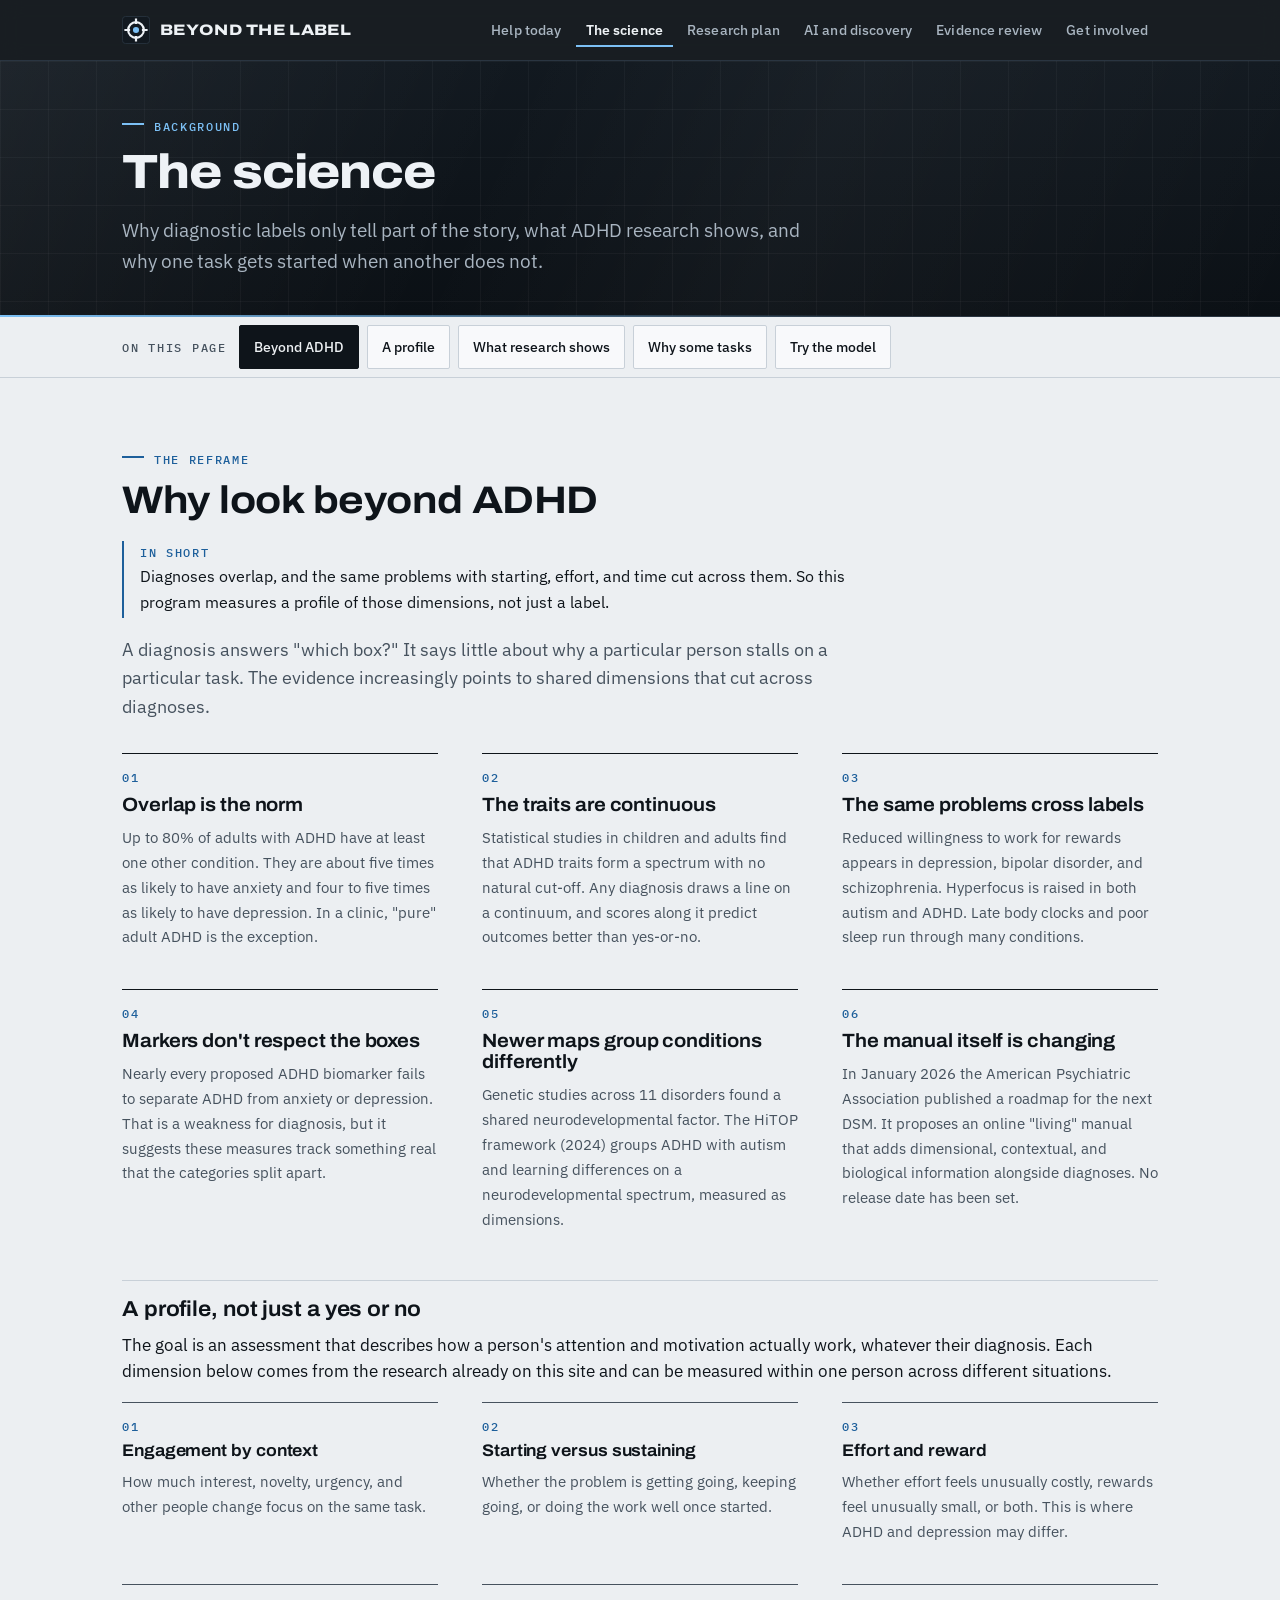
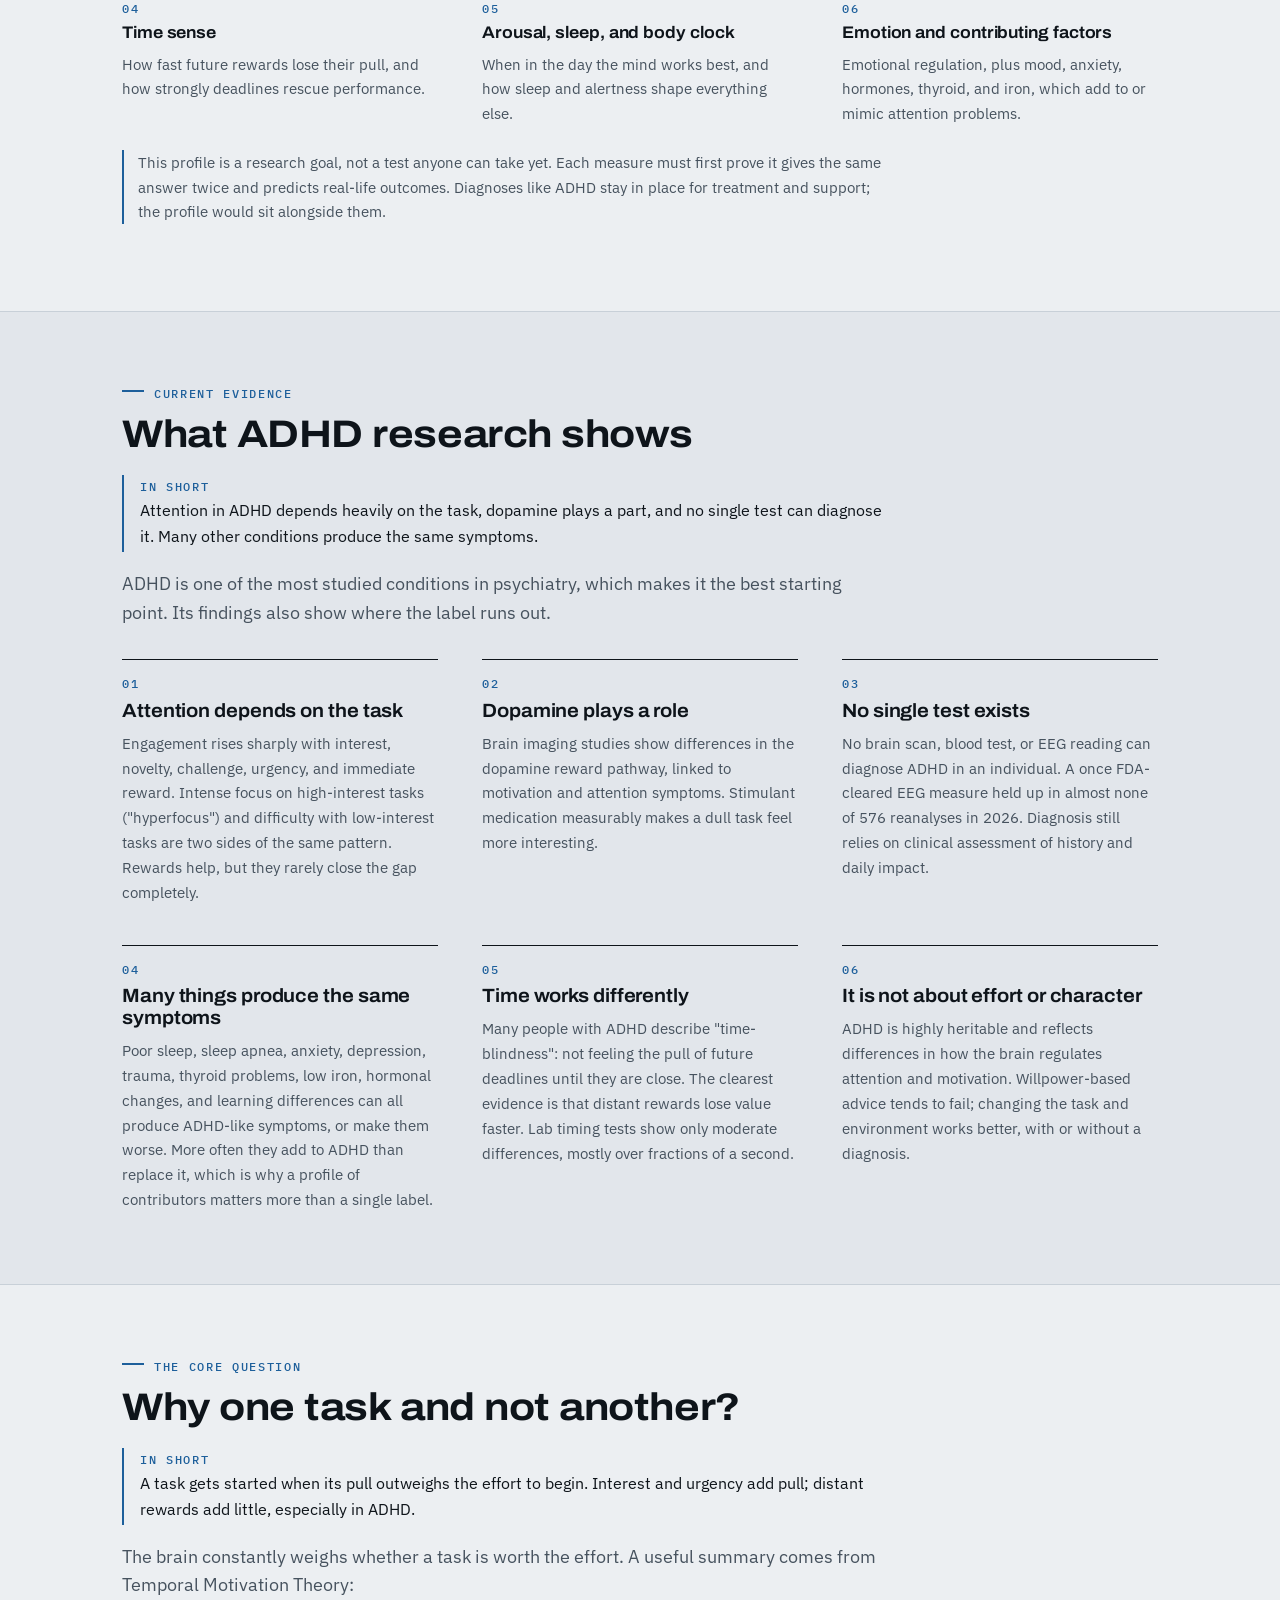
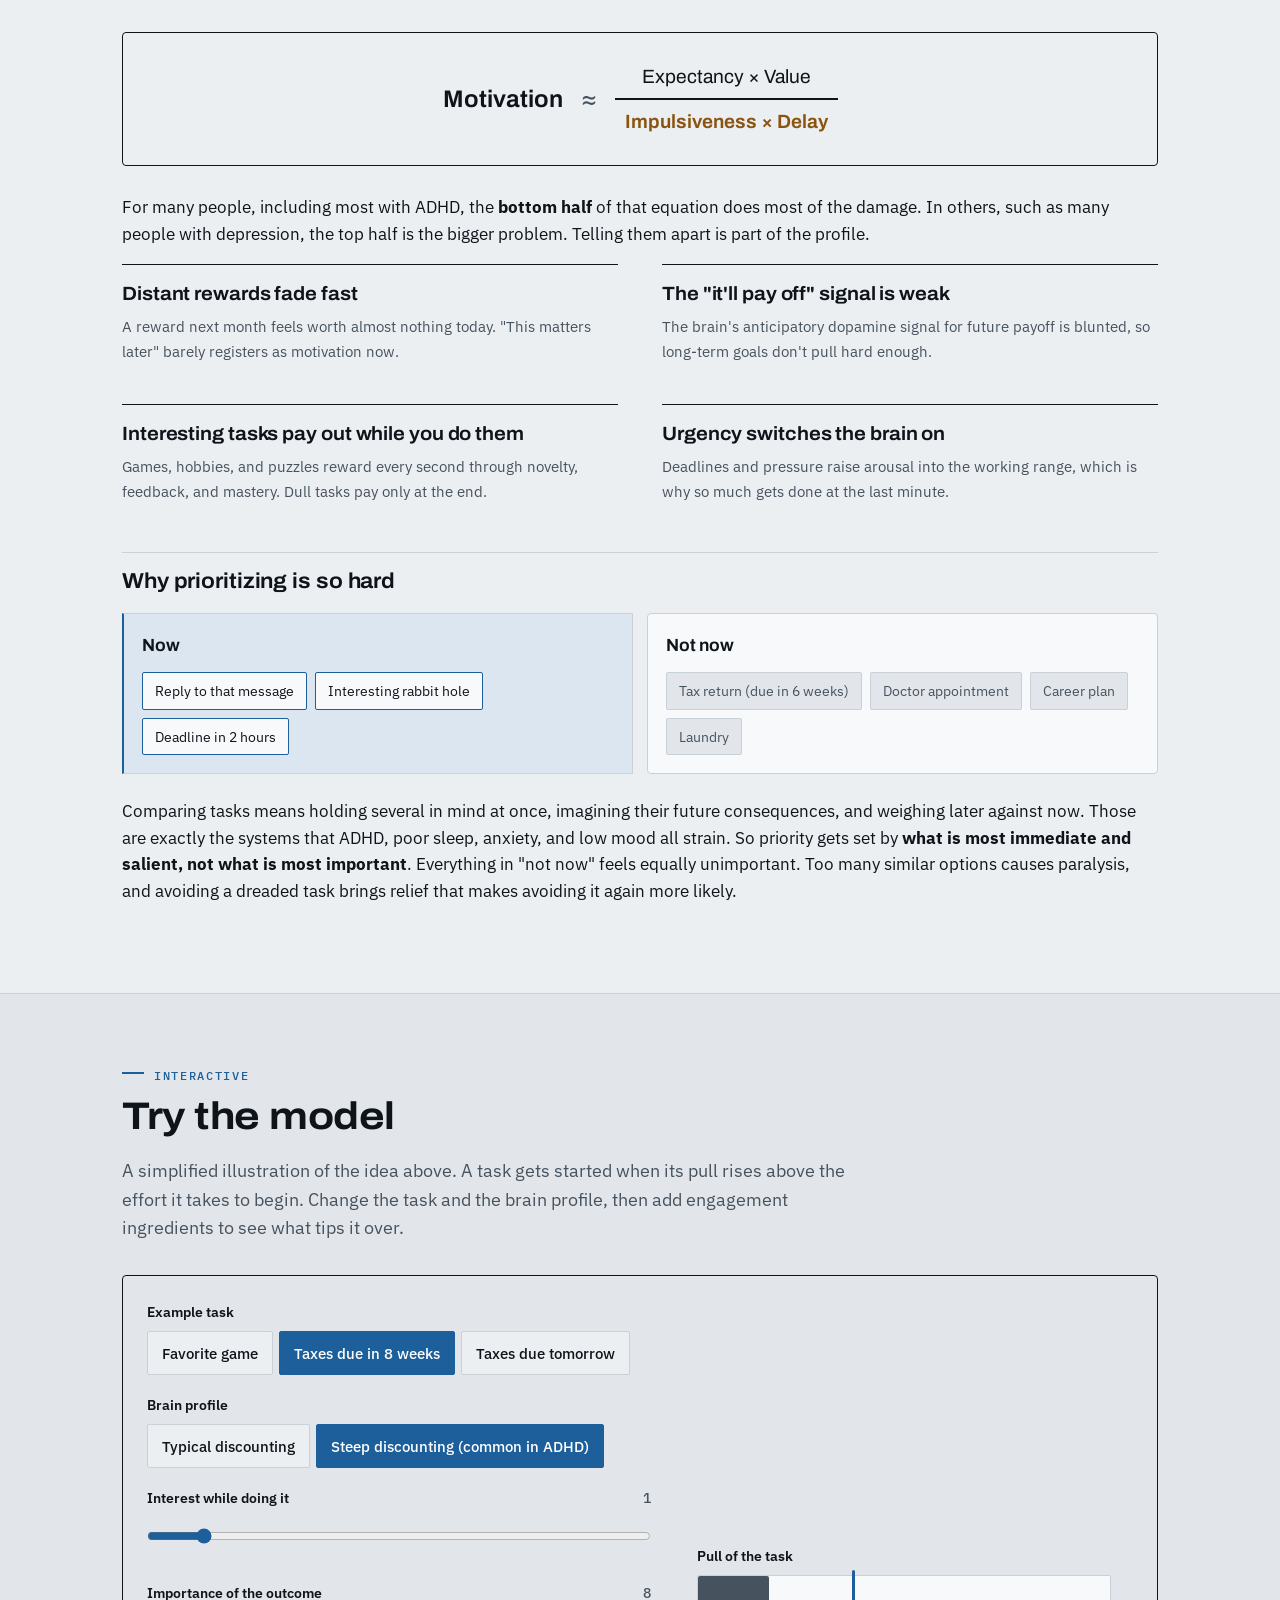
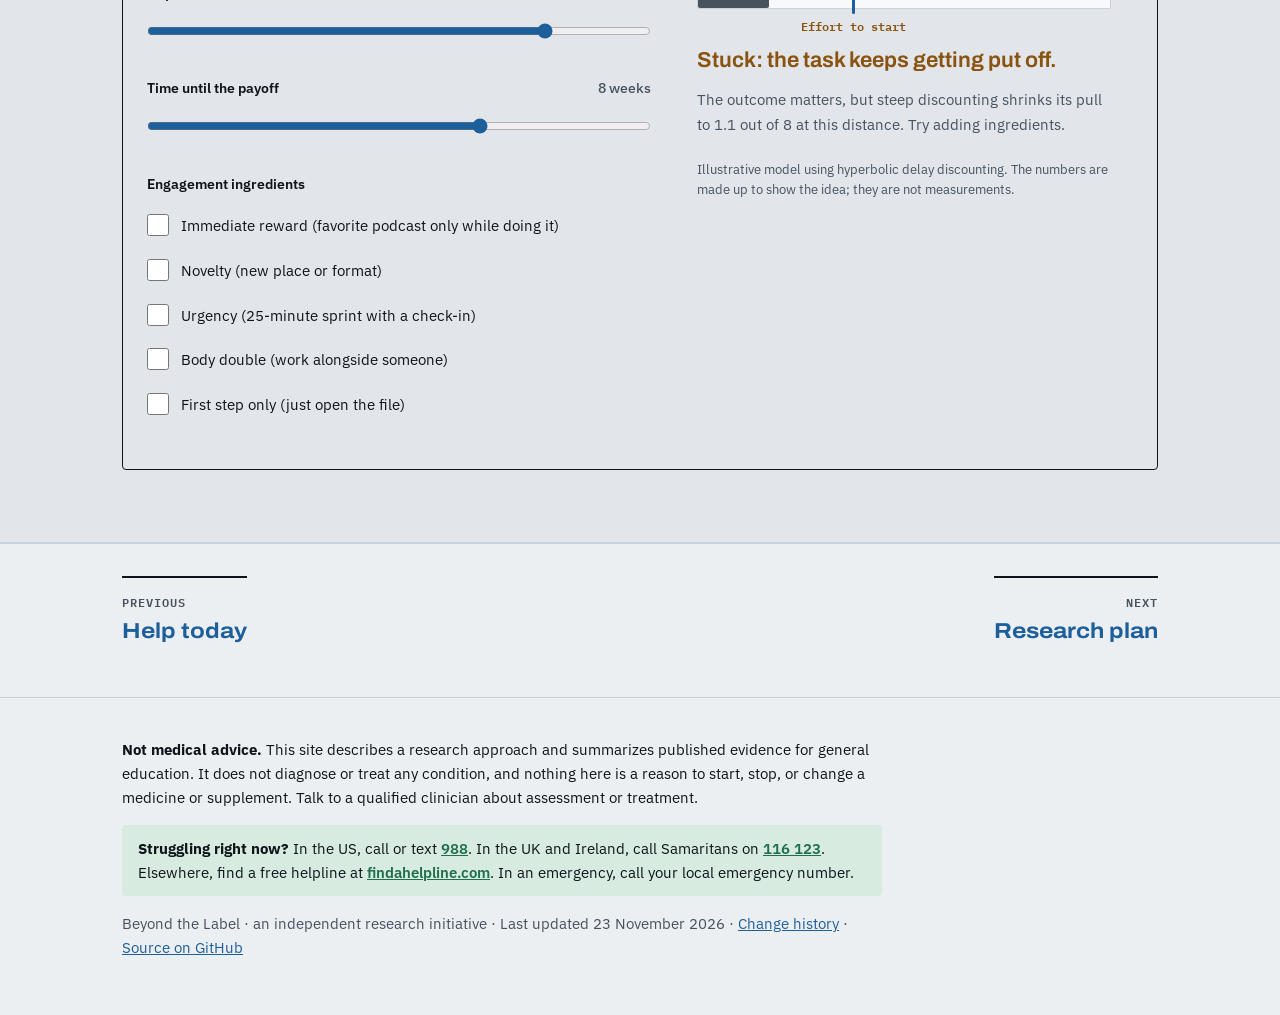
<file: science.html>
<!doctype html>
<!-- Generated by tools/build.py from src/. Edit src/ and rebuild. -->
<html lang="en" class="has-toc">
<head>
  <meta charset="utf-8">
  <meta name="viewport" content="width=device-width, initial-scale=1, viewport-fit=cover">
  <meta name="theme-color" content="#0b1015" media="(prefers-color-scheme: light)">
  <meta name="theme-color" content="#0b1015" media="(prefers-color-scheme: dark)">
  <meta name="color-scheme" content="light dark">
  <meta name="format-detection" content="telephone=no">
  <meta name="apple-mobile-web-app-title" content="Beyond the Label">
  <title>The science | Beyond the Label</title>
  <meta name="description" content="Why labels overlap, what ADHD research shows, why some tasks get started and others do not, and an interactive motivation model.">
  <meta property="og:title" content="The science · Beyond the Label">
  <meta property="og:description" content="Why labels overlap, what ADHD research shows, why some tasks get started and others do not, and an interactive motivation model.">
  <meta property="og:type" content="website">
  <meta property="og:url" content="https://adhd-irl.github.io/adhd-research/science.html">
  <meta property="og:image" content="https://adhd-irl.github.io/adhd-research/assets/og-image.png">
  <meta property="og:image:width" content="1200">
  <meta property="og:image:height" content="630">
  <meta property="og:image:alt" content="Beyond the Label: assess how a mind engages, not just which label fits.">
  <meta name="twitter:card" content="summary_large_image">
  <link rel="canonical" href="https://adhd-irl.github.io/adhd-research/science.html">
  <link rel="icon" href="assets/favicon.svg" type="image/svg+xml">
  <link rel="apple-touch-icon" href="assets/apple-touch-icon.png">
  <link rel="preconnect" href="https://fonts.googleapis.com">
  <link rel="preconnect" href="https://fonts.gstatic.com" crossorigin>
  <link href="https://fonts.googleapis.com/css2?family=Archivo:wdth,wght@100..125,600..800&family=IBM+Plex+Mono:wght@500&family=IBM+Plex+Sans:wght@400;500;600&display=swap" rel="stylesheet">
  <link rel="stylesheet" href="assets/style.css?v=afa036fe8e">
</head>
<body>
<a class="skip" href="#main">Skip to content</a>

<header class="site-header">
  <div class="wrap header-inner">
    <a class="brand" href="index.html" aria-label="Beyond the Label home">
      <img src="assets/favicon.svg" alt="" width="28" height="28">
      <span>Beyond the Label</span>
    </a>
    <button class="nav-toggle" aria-expanded="false" aria-controls="site-nav">Menu</button>
    <nav id="site-nav" class="site-nav" aria-label="Site">
      <a href="help.html">Help today</a>
      <a href="science.html" aria-current="page">The science</a>
      <a href="research.html">Research plan</a>
      <a href="ai.html">AI and discovery</a>
      <a href="review.html">Evidence review</a>
      <a href="involved.html">Get involved</a>
    </nav>
  </div>
</header>

<main id="main">

  <section class="page-head">
    <div class="wrap">
      <p class="eyebrow">Background</p>
      <h1>The science</h1>
      <p class="lede">Why diagnostic labels only tell part of the story, what ADHD research shows, and why one task gets started when another does not.</p>
    </div>
  </section>

  <nav class="toc-bar" aria-label="On this page">
    <div class="wrap"><span class="toc-label">On this page</span><a href="#beyond">Beyond ADHD</a><a href="#profile">A profile</a><a href="#known">What research shows</a><a href="#why">Why some tasks</a><a href="#model">Try the model</a></div>
  </nav>

  <section id="beyond" class="section">
    <div class="wrap">
      <p class="eyebrow">The reframe</p>
      <h2>Why look beyond ADHD</h2>
      <p class="inshort"><span>In short</span>Diagnoses overlap, and the same problems with starting, effort, and time cut across them. So this program measures a profile of those dimensions, not just a label.</p>
      <p class="section-lede">A diagnosis answers "which box?" It says little about why a particular person stalls on a particular task. The evidence increasingly points to shared dimensions that cut across diagnoses.</p>
      <div class="grid three">
        <article class="card">
          <h3>Overlap is the norm</h3>
          <p>Up to 80% of adults with ADHD have at least one other condition. They are about five times as likely to have anxiety and four to five times as likely to have depression. In a clinic, "pure" adult ADHD is the exception.</p>
        </article>
        <article class="card">
          <h3>The traits are continuous</h3>
          <p>Statistical studies in children and adults find that ADHD traits form a spectrum with no natural cut-off. Any diagnosis draws a line on a continuum, and scores along it predict outcomes better than yes-or-no.</p>
        </article>
        <article class="card">
          <h3>The same problems cross labels</h3>
          <p>Reduced willingness to work for rewards appears in depression, bipolar disorder, and schizophrenia. Hyperfocus is raised in both autism and ADHD. Late body clocks and poor sleep run through many conditions.</p>
        </article>
        <article class="card">
          <h3>Markers don't respect the boxes</h3>
          <p>Nearly every proposed ADHD biomarker fails to separate ADHD from anxiety or depression. That is a weakness for diagnosis, but it suggests these measures track something real that the categories split apart.</p>
        </article>
        <article class="card">
          <h3>Newer maps group conditions differently</h3>
          <p>Genetic studies across 11 disorders found a shared neurodevelopmental factor. The HiTOP framework (2024) groups ADHD with autism and learning differences on a neurodevelopmental spectrum, measured as dimensions.</p>
        </article>
        <article class="card">
          <h3>The manual itself is changing</h3>
          <p>In January 2026 the American Psychiatric Association published a roadmap for the next DSM. It proposes an online "living" manual that adds dimensional, contextual, and biological information alongside diagnoses. No release date has been set.</p>
        </article>
      </div>

      <h3 class="sub" id="profile">A profile, not just a yes or no</h3>
      <p>The goal is an assessment that describes how a person's attention and motivation actually work, whatever their diagnosis. Each dimension below comes from the research already on this site and can be measured within one person across different situations.</p>
      <div class="grid three">
        <div class="metric"><h4>Engagement by context</h4><p>How much interest, novelty, urgency, and other people change focus on the same task.</p></div>
        <div class="metric"><h4>Starting versus sustaining</h4><p>Whether the problem is getting going, keeping going, or doing the work well once started.</p></div>
        <div class="metric"><h4>Effort and reward</h4><p>Whether effort feels unusually costly, rewards feel unusually small, or both. This is where ADHD and depression may differ.</p></div>
        <div class="metric"><h4>Time sense</h4><p>How fast future rewards lose their pull, and how strongly deadlines rescue performance.</p></div>
        <div class="metric"><h4>Arousal, sleep, and body clock</h4><p>When in the day the mind works best, and how sleep and alertness shape everything else.</p></div>
        <div class="metric"><h4>Emotion and contributing factors</h4><p>Emotional regulation, plus mood, anxiety, hormones, thyroid, and iron, which add to or mimic attention problems.</p></div>
      </div>
      <p class="note">This profile is a research goal, not a test anyone can take yet. Each measure must first prove it gives the same answer twice and predicts real-life outcomes. Diagnoses like ADHD stay in place for treatment and support; the profile would sit alongside them.</p>
    </div>
  </section>

  <section id="known" class="section alt">
    <div class="wrap">
      <p class="eyebrow">Current evidence</p>
      <h2>What ADHD research shows</h2>
      <p class="inshort"><span>In short</span>Attention in ADHD depends heavily on the task, dopamine plays a part, and no single test can diagnose it. Many other conditions produce the same symptoms.</p>
      <p class="section-lede">ADHD is one of the most studied conditions in psychiatry, which makes it the best starting point. Its findings also show where the label runs out.</p>
      <div class="grid three">
        <article class="card">
          <h3>Attention depends on the task</h3>
          <p>Engagement rises sharply with interest, novelty, challenge, urgency, and immediate reward. Intense focus on high-interest tasks ("hyperfocus") and difficulty with low-interest tasks are two sides of the same pattern. Rewards help, but they rarely close the gap completely.</p>
        </article>
        <article class="card">
          <h3>Dopamine plays a role</h3>
          <p>Brain imaging studies show differences in the dopamine reward pathway, linked to motivation and attention symptoms. Stimulant medication measurably makes a dull task feel more interesting.</p>
        </article>
        <article class="card">
          <h3>No single test exists</h3>
          <p>No brain scan, blood test, or EEG reading can diagnose ADHD in an individual. A once FDA-cleared EEG measure held up in almost none of 576 reanalyses in 2026. Diagnosis still relies on clinical assessment of history and daily impact.</p>
        </article>
        <article class="card">
          <h3>Many things produce the same symptoms</h3>
          <p>Poor sleep, sleep apnea, anxiety, depression, trauma, thyroid problems, low iron, hormonal changes, and learning differences can all produce ADHD-like symptoms, or make them worse. More often they add to ADHD than replace it, which is why a profile of contributors matters more than a single label.</p>
        </article>
        <article class="card">
          <h3>Time works differently</h3>
          <p>Many people with ADHD describe "time-blindness": not feeling the pull of future deadlines until they are close. The clearest evidence is that distant rewards lose value faster. Lab timing tests show only moderate differences, mostly over fractions of a second.</p>
        </article>
        <article class="card">
          <h3>It is not about effort or character</h3>
          <p>ADHD is highly heritable and reflects differences in how the brain regulates attention and motivation. Willpower-based advice tends to fail; changing the task and environment works better, with or without a diagnosis.</p>
        </article>
      </div>
    </div>
  </section>

  <section id="why" class="section">
    <div class="wrap">
      <p class="eyebrow">The core question</p>
      <h2>Why one task and not another?</h2>
      <p class="inshort"><span>In short</span>A task gets started when its pull outweighs the effort to begin. Interest and urgency add pull; distant rewards add little, especially in ADHD.</p>
      <p class="section-lede">The brain constantly weighs whether a task is worth the effort. A useful summary comes from Temporal Motivation Theory:</p>
      <div class="equation" role="img" aria-label="Motivation is roughly equal to expectancy times value, divided by impulsiveness times delay">
        <span class="eq-label">Motivation</span>
        <span class="eq-op">≈</span>
        <span class="eq-frac">
          <span class="eq-top">Expectancy × Value</span>
          <span class="eq-bottom">Impulsiveness × Delay</span>
        </span>
      </div>
      <p>For many people, including most with ADHD, the <strong>bottom half</strong> of that equation does most of the damage. In others, such as many people with depression, the top half is the bigger problem. Telling them apart is part of the profile.</p>
      <div class="grid two">
        <div class="mech"><h3>Distant rewards fade fast</h3><p>A reward next month feels worth almost nothing today. "This matters later" barely registers as motivation now.</p></div>
        <div class="mech"><h3>The "it'll pay off" signal is weak</h3><p>The brain's anticipatory dopamine signal for future payoff is blunted, so long-term goals don't pull hard enough.</p></div>
        <div class="mech"><h3>Interesting tasks pay out while you do them</h3><p>Games, hobbies, and puzzles reward every second through novelty, feedback, and mastery. Dull tasks pay only at the end.</p></div>
        <div class="mech"><h3>Urgency switches the brain on</h3><p>Deadlines and pressure raise arousal into the working range, which is why so much gets done at the last minute.</p></div>
      </div>

      <h3 class="sub" id="prioritizing">Why prioritizing is so hard</h3>
      <div class="now-notnow" aria-label="Diagram: tasks sorted into Now and Not now">
        <div class="bin now">
          <p class="bin-title">Now</p>
          <span class="chip hot">Reply to that message</span>
          <span class="chip hot">Interesting rabbit hole</span>
          <span class="chip hot">Deadline in 2 hours</span>
        </div>
        <div class="bin later">
          <p class="bin-title">Not now</p>
          <span class="chip">Tax return (due in 6 weeks)</span>
          <span class="chip">Doctor appointment</span>
          <span class="chip">Career plan</span>
          <span class="chip">Laundry</span>
        </div>
      </div>
      <p>Comparing tasks means holding several in mind at once, imagining their future consequences, and weighing later against now. Those are exactly the systems that ADHD, poor sleep, anxiety, and low mood all strain. So priority gets set by <strong>what is most immediate and salient, not what is most important</strong>. Everything in "not now" feels equally unimportant. Too many similar options causes paralysis, and avoiding a dreaded task brings relief that makes avoiding it again more likely.</p>
    </div>
  </section>

  <section id="model" class="section alt">
    <div class="wrap">
      <p class="eyebrow">Interactive</p>
      <h2>Try the model</h2>
      <p class="section-lede">A simplified illustration of the idea above. A task gets started when its pull rises above the effort it takes to begin. Change the task and the brain profile, then add engagement ingredients to see what tips it over.</p>
      <div class="model">
        <div class="model-controls">
          <fieldset>
            <legend>Example task</legend>
            <div class="seg" role="radiogroup" aria-label="Example task">
              <button type="button" data-preset="game" aria-pressed="false">Favorite game</button>
              <button type="button" data-preset="taxes" aria-pressed="true">Taxes due in 8 weeks</button>
              <button type="button" data-preset="tomorrow" aria-pressed="false">Taxes due tomorrow</button>
            </div>
          </fieldset>
          <fieldset>
            <legend>Brain profile</legend>
            <div class="seg" role="radiogroup" aria-label="Brain profile">
              <button type="button" data-profile="typical" aria-pressed="false">Typical discounting</button>
              <button type="button" data-profile="adhd" aria-pressed="true">Steep discounting (common in ADHD)</button>
            </div>
          </fieldset>
          <label class="slider">
            <span>Interest while doing it <output id="o-interest"></output></span>
            <input type="range" id="interest" min="0" max="10" step="0.5">
          </label>
          <label class="slider">
            <span>Importance of the outcome <output id="o-value"></output></span>
            <input type="range" id="value" min="0" max="10" step="0.5">
          </label>
          <label class="slider">
            <span>Time until the payoff <output id="o-delay"></output></span>
            <input type="range" id="delay" min="0" max="12" step="0.25">
          </label>
          <fieldset>
            <legend>Engagement ingredients</legend>
            <div class="checks">
              <label><input type="checkbox" data-ing="reward"> Immediate reward (favorite podcast only while doing it)</label>
              <label><input type="checkbox" data-ing="novelty"> Novelty (new place or format)</label>
              <label><input type="checkbox" data-ing="urgency"> Urgency (25-minute sprint with a check-in)</label>
              <label><input type="checkbox" data-ing="double"> Body double (work alongside someone)</label>
              <label><input type="checkbox" data-ing="first"> First step only (just open the file)</label>
            </div>
          </fieldset>
        </div>
        <div class="model-output" aria-live="polite">
          <div class="meter">
            <div class="meter-row">
              <span class="meter-label">Pull of the task</span>
              <div class="bar"><div class="fill" id="pull-fill"></div><div class="threshold" id="threshold-line"><span>Effort to start</span></div></div>
            </div>
          </div>
          <p class="verdict" id="verdict"></p>
          <p class="explain" id="explain"></p>
          <p class="fineprint">Illustrative model using hyperbolic delay discounting. The numbers are made up to show the idea; they are not measurements.</p>
        </div>
      </div>
    </div>
  </section>

  <nav class="pager" aria-label="Pages">
    <div class="wrap"><a class="pager-prev" href="help.html"><span>Previous</span>Help today</a><a class="pager-next" href="research.html"><span>Next</span>Research plan</a></div>
  </nav>

</main>

<footer class="site-footer">
  <div class="wrap">
    <p><strong>Not medical advice.</strong> This site describes a research approach and summarizes published evidence for general education. It does not diagnose or treat any condition, and nothing here is a reason to start, stop, or change a medicine or supplement. Talk to a qualified clinician about assessment or treatment.</p>
    <p class="crisis" role="note"><strong>Struggling right now?</strong> In the US, call or text <a href="tel:988">988</a>. In the UK and Ireland, call Samaritans on <a href="tel:116123">116&nbsp;123</a>. Elsewhere, find a free helpline at <a href="https://findahelpline.com" rel="noopener">findahelpline.com</a>. In an emergency, call your local emergency number.</p>
    <p class="muted">Beyond the Label · an independent research initiative · Last updated <time datetime="2026-11-23">23 November 2026</time> · <a href="https://github.com/ADHD-IRL/adhd-research/commits/main">Change history</a> · <a href="https://github.com/ADHD-IRL/adhd-research">Source on GitHub</a></p>
  </div>
</footer>

<script src="assets/app.js?v=afa036fe8e"></script>
</body>
</html>
</file>
<file: assets/style.css>
:root {
  --bg: #eceff2;
  --bg-alt: #e2e6eb;
  --surface: #f8f9fb;
  --ink: #0e141a;
  --ink-soft: #46525e;
  --line: #c8d0d8;
  --accent: #1d5f9b;
  --accent-ink: #ffffff;
  --accent-soft: #dce6f0;
  --warm: #8a5410;
  --warm-soft: #efe6d8;
  --sun: #2f8fd8;
  --good: #1f6e4c;
  --good-soft: #d8ebe1;
  --mid: #7a5000;
  --mid-soft: #f1e5cf;
  --early: #44586b;
  --early-soft: #e0e6ec;
  --radius: 4px;
  --shadow: none;
  --serif: "Archivo", "Arial Narrow", system-ui, sans-serif;
  --sans: "IBM Plex Sans", system-ui, -apple-system, "Segoe UI", sans-serif;
  --mono: "IBM Plex Mono", ui-monospace, "SFMono-Regular", Consolas, monospace;
  --steel-0: #0b1015;
  --steel-1: #121920;
  --steel-2: #1a232c;
  --steel-line: #2a3541;
  --steel-ink: #eef2f6;
  --steel-soft: #a9b5c1;
  --steel-accent: #7cc0f5;
}

@media (prefers-color-scheme: dark) {
  :root:not([data-theme="light"]) {
    --bg: #0d1217;
    --bg-alt: #121920;
    --surface: #161e26;
    --ink: #e8edf2;
    --ink-soft: #9eabb8;
    --line: #29333e;
    --accent: #7cb9ec;
    --accent-ink: #0b1015;
    --accent-soft: #172a3c;
    --warm: #e2a65a;
    --warm-soft: #2a2219;
    --sun: #5fb3f2;
    --good: #6fcf9f;
    --good-soft: #15302a;
    --mid: #e3b75c;
    --mid-soft: #2c2517;
    --early: #a6b8c9;
    --early-soft: #1d2833;
    --shadow: none;
  }
}

* { box-sizing: border-box; }
html { scroll-behavior: smooth; scroll-padding-top: calc(72px + env(safe-area-inset-top)); -webkit-text-size-adjust: 100%; text-size-adjust: 100%; }
@media (prefers-reduced-motion: reduce) { html { scroll-behavior: auto; } * { transition: none !important; } }

body {
  margin: 0;
  background: var(--bg);
  color: var(--ink);
  font: 17px/1.65 var(--sans);
  -webkit-font-smoothing: antialiased;
  -webkit-tap-highlight-color: color-mix(in srgb, var(--accent) 18%, transparent);
}
body.nav-open { overflow: hidden; }
a, button, summary, label, input { touch-action: manipulation; }

h1, h2, h3, h4 { font-family: var(--serif); font-weight: 650; line-height: 1.2; margin: 0 0 .5em; }
h1 { font-size: clamp(2.1rem, 5.5vw, 3.6rem); letter-spacing: -.01em; }
h2 { font-size: clamp(1.7rem, 3.6vw, 2.4rem); }
h3 { font-size: 1.2rem; }
h4 { font-size: 1.05rem; }
p { margin: 0 0 1em; }
a { color: var(--accent); }
a:focus-visible, button:focus-visible, input:focus-visible, summary:focus-visible { outline: 3px solid var(--sun); outline-offset: 2px; }

.wrap { max-width: 1100px; margin: 0 auto; padding: 0 max(16px, env(safe-area-inset-right)) 0 max(16px, env(safe-area-inset-left)); }
.wrap.narrow { max-width: 760px; }
@media (min-width: 700px) { .wrap { padding: 0 max(32px, env(safe-area-inset-right)) 0 max(32px, env(safe-area-inset-left)); } }

.skip { position: absolute; left: -999px; top: 8px; background: var(--accent); color: var(--accent-ink); padding: 8px 12px; border-radius: 8px; z-index: 100; }
.skip:focus { left: 8px; }

/* Header */
.site-header { position: sticky; top: 0; z-index: 50; background: color-mix(in srgb, var(--bg) 88%, transparent); -webkit-backdrop-filter: blur(10px); backdrop-filter: blur(10px); border-bottom: 1px solid var(--line); padding-top: env(safe-area-inset-top); }
.header-inner { display: flex; align-items: center; justify-content: space-between; min-height: 60px; gap: 16px; }
.brand { white-space: nowrap; min-height: 44px; display: flex; align-items: center; gap: 10px; text-decoration: none; color: var(--ink); font-family: var(--serif); font-weight: 650; font-size: 1.1rem; }
.site-nav { display: flex; gap: 4px; }
.site-nav a { white-space: nowrap; color: var(--ink-soft); text-decoration: none; font-size: .92rem; font-weight: 500; padding: 6px 10px; border-radius: 8px; }
@media (hover: hover) { .site-nav a:hover { color: var(--ink); background: var(--bg-alt); } }
.nav-toggle { display: none; font: 500 .95rem var(--sans); background: var(--surface); color: var(--ink); border: 1px solid var(--line); border-radius: 10px; padding: 0 16px; min-height: 44px; min-width: 44px; cursor: pointer; }
@media (max-width: 900px) {
  .nav-toggle { display: block; }
  .site-nav { display: none; position: absolute; top: 100%; left: 0; right: 0; flex-direction: column; gap: 0; background: var(--bg); border-bottom: 1px solid var(--line); box-shadow: 0 12px 24px rgba(0, 0, 0, .12); padding: 4px max(16px, env(safe-area-inset-right)) calc(12px + env(safe-area-inset-bottom)) max(16px, env(safe-area-inset-left)); max-height: calc(100vh - 60px - env(safe-area-inset-top)); max-height: calc(100dvh - 60px - env(safe-area-inset-top)); overflow-y: auto; overscroll-behavior: contain; -webkit-overflow-scrolling: touch; }
  .site-nav.open { display: flex; }
  .site-nav a { display: flex; align-items: center; min-height: 48px; padding: 0 8px; font-size: 1.05rem; color: var(--ink); border-bottom: 1px solid var(--line); border-radius: 0; }
  .site-nav a:last-child { border-bottom: 0; }
}

/* Hero */
.hero { padding: 72px 0 56px; }
.eyebrow { text-transform: uppercase; letter-spacing: .12em; font-size: .78rem; font-weight: 600; color: var(--warm); margin-bottom: .8em; }
.accent { color: var(--accent); }
.lede { font-size: 1.2rem; color: var(--ink-soft); max-width: 680px; }
.hero-actions { display: flex; flex-wrap: wrap; gap: 12px; margin: 28px 0 40px; }
.btn { display: inline-block; padding: 12px 20px; border-radius: 999px; border: 1.5px solid var(--accent); color: var(--accent); text-decoration: none; font-weight: 600; font-size: .98rem; }
.btn.primary { background: var(--accent); color: var(--accent-ink); }
@media (hover: hover) { .btn:hover { transform: translateY(-1px); } }
.btn { min-height: 44px; display: inline-flex; align-items: center; }
.tldr { list-style: none; padding: 0; margin: 0; display: grid; gap: 12px; grid-template-columns: repeat(auto-fit, minmax(240px, 1fr)); }
.tldr li { background: var(--surface); border: 1px solid var(--line); border-left: 4px solid var(--sun); border-radius: 10px; padding: 14px 16px; font-size: .98rem; box-shadow: var(--shadow); }

/* Sections */
.section { padding: 72px 0; }
.section.alt { background: var(--bg-alt); }
.section-lede { font-size: 1.1rem; color: var(--ink-soft); max-width: 760px; margin-bottom: 32px; }
.sub { margin-top: 48px; font-size: 1.45rem; }

.grid { display: grid; gap: 18px; }
.grid.two { grid-template-columns: repeat(auto-fit, minmax(min(100%, 380px), 1fr)); }
.grid.three { grid-template-columns: repeat(auto-fit, minmax(min(100%, 290px), 1fr)); }

.card, .mech, .metric, .tip { background: var(--surface); border: 1px solid var(--line); border-radius: var(--radius); padding: 22px; box-shadow: var(--shadow); }
.card p, .mech p, .metric p, .tip p { margin: 0; color: var(--ink-soft); font-size: .97rem; }
.mech { border-top: 4px solid var(--accent); }
.metric { border-top: 4px solid var(--sun); }

/* Equation */
.equation { display: flex; align-items: center; justify-content: center; gap: 18px; flex-wrap: wrap; background: var(--surface); border: 1px solid var(--line); border-radius: var(--radius); padding: 28px 16px; margin: 0 0 28px; font-family: var(--serif); box-shadow: var(--shadow); }
.eq-label { font-size: 1.5rem; font-weight: 650; }
.eq-op { font-size: 1.6rem; color: var(--ink-soft); }
.eq-frac { display: inline-flex; flex-direction: column; text-align: center; font-size: 1.2rem; }
.eq-top { padding: 0 10px 6px; border-bottom: 2px solid var(--ink); }
.eq-bottom { padding: 6px 10px 0; color: var(--warm); font-weight: 650; }

/* Now / not now */
.now-notnow { display: grid; grid-template-columns: 1fr 1fr; gap: 14px; margin: 20px 0 24px; }
@media (max-width: 600px) { .now-notnow { grid-template-columns: 1fr; } }
.bin { border-radius: var(--radius); padding: 18px; display: flex; flex-wrap: wrap; gap: 8px; align-content: flex-start; border: 1px solid var(--line); }
.bin.now { background: var(--warm-soft); }
.bin.later { background: var(--surface); }
.bin-title { width: 100%; margin: 0 0 4px; font-family: var(--serif); font-weight: 650; font-size: 1.1rem; }
.chip { display: inline-block; padding: 6px 12px; border-radius: 999px; background: var(--bg-alt); color: var(--ink-soft); font-size: .9rem; border: 1px solid var(--line); }
.chip.hot { background: var(--surface); color: var(--ink); border-color: var(--sun); }

/* Model */
.model { display: grid; grid-template-columns: 1.1fr 1fr; gap: 24px; background: var(--surface); border: 1px solid var(--line); border-radius: var(--radius); padding: 24px; box-shadow: var(--shadow); }
@media (max-width: 860px) { .model { grid-template-columns: 1fr; padding: 18px; } }
fieldset { border: 0; padding: 0; margin: 0 0 18px; min-width: 0; }
legend { font-weight: 600; font-size: .9rem; margin-bottom: 8px; padding: 0; }
.seg { display: flex; flex-wrap: wrap; gap: 6px; }
.seg button { font: 500 .95rem var(--sans); min-height: 44px; padding: 8px 14px; border-radius: 999px; border: 1px solid var(--line); background: var(--bg); color: var(--ink); cursor: pointer; }
.seg button[aria-pressed="true"] { background: var(--accent); color: var(--accent-ink); border-color: var(--accent); }
.slider { display: block; margin-bottom: 16px; }
.slider span { display: flex; justify-content: space-between; font-weight: 600; font-size: .9rem; margin-bottom: 4px; }
.slider output { font-weight: 500; color: var(--ink-soft); }
.slider input { width: 100%; height: 44px; margin: 0; accent-color: var(--accent); }
.checks { display: grid; gap: 0; }
.checks label { display: flex; gap: 12px; align-items: flex-start; min-height: 44px; padding: 10px 0; font-size: .96rem; cursor: pointer; }
.checks input { margin: 1px 0 0; accent-color: var(--accent); width: 22px; height: 22px; flex: none; }
.model-output { display: flex; flex-direction: column; justify-content: center; background: var(--bg-alt); border-radius: 12px; padding: 22px; }
.meter-label { display: block; font-weight: 600; font-size: .9rem; margin-bottom: 8px; }
.bar { position: relative; height: 34px; background: var(--surface); border: 1px solid var(--line); border-radius: 999px; margin-bottom: 34px; }
.fill { height: 100%; border-radius: 999px; background: var(--ink-soft); width: 0; transition: width .35s ease, background-color .35s ease; }
.fill.go { background: var(--good); }
.threshold { position: absolute; top: -6px; bottom: -6px; width: 3px; background: var(--sun); border-radius: 2px; transition: left .35s ease; }
.threshold span { position: absolute; top: 46px; left: 50%; transform: translateX(-50%); white-space: nowrap; font-size: .78rem; font-weight: 600; color: var(--warm); }
.verdict { font-family: var(--serif); font-size: 1.35rem; font-weight: 650; margin-bottom: .4em; }
.verdict.go { color: var(--good); }
.verdict.stuck { color: var(--warm); }
.explain { color: var(--ink-soft); font-size: .96rem; min-height: 3.2em; }
.fineprint { font-size: .8rem; color: var(--ink-soft); margin: 8px 0 0; }

/* Roadmap */
.roadmap { list-style: none; padding: 0; margin: 0; display: grid; grid-template-columns: repeat(3, 1fr); gap: 18px; counter-reset: step; }
@media (max-width: 800px) { .roadmap { grid-template-columns: 1fr; } }
.roadmap li { position: relative; background: var(--surface); border: 1px solid var(--line); border-radius: var(--radius); padding: 22px; box-shadow: var(--shadow); }
.roadmap li p:last-child { margin: 0; color: var(--ink-soft); font-size: .97rem; }
.phase { font-size: .78rem; font-weight: 600; letter-spacing: .08em; text-transform: uppercase; color: var(--accent); margin-bottom: .4em; }

.stream { position: relative; padding-left: 70px; }
.stream.core { border: 2px solid var(--accent); }
.stream.core .num { background: var(--accent); color: var(--accent-ink); }
.note { margin-top: 16px; font-size: .95rem; color: var(--ink-soft); border-left: 3px solid var(--sun); padding-left: 14px; max-width: 760px; }
.num { position: absolute; left: 20px; top: 20px; width: 36px; height: 36px; border-radius: 50%; background: var(--accent-soft); color: var(--accent); font: 650 1.1rem/36px var(--serif); text-align: center; }

details.more { margin-top: 20px; background: var(--surface); border: 1px solid var(--line); border-radius: var(--radius); padding: 4px 20px; }
details.more summary { cursor: pointer; font-weight: 600; padding: 14px 0; min-height: 44px; }
details.more ul { margin: 0 0 16px; padding-left: 20px; color: var(--ink-soft); }
details.more li { margin-bottom: 8px; }

.feature-study { margin-top: 48px; background: var(--surface); border: 2px solid var(--accent); border-radius: var(--radius); padding: 28px; box-shadow: var(--shadow); }
.feature-study h3 { font-size: 1.6rem; }
.steps { padding-left: 22px; }
.steps li { margin-bottom: 8px; }

/* Tips */
.tip h3 { margin-top: 10px; }
.badge { display: inline-block; font-size: .78rem; font-weight: 600; padding: 3px 10px; border-radius: 999px; }
.badge.strong { background: var(--good-soft); color: var(--good); }
.badge.good { background: var(--mid-soft); color: var(--mid); }
.badge.early { background: var(--early-soft); color: var(--early); }
.also { margin-top: 28px; background: var(--accent-soft); border-radius: 12px; padding: 16px 20px; }

.principles > div { background: var(--surface); border: 1px solid var(--line); border-radius: var(--radius); padding: 22px; }
.principles p { margin: 0; color: var(--ink-soft); }

.who { padding-left: 20px; margin-bottom: 28px; }
.who li { margin-bottom: 8px; }

details.refs summary { cursor: pointer; list-style: none; min-height: 44px; }
details.refs summary::-webkit-details-marker { display: none; }
details.refs summary h2 { display: inline; }
details.refs summary::after { content: " +"; font: 650 1.8rem var(--serif); color: var(--accent); }
details.refs[open] summary::after { content: " −"; }
details.refs ul { margin-top: 20px; padding-left: 20px; color: var(--ink-soft); font-size: .95rem; }
details.refs li { margin-bottom: 8px; }

/* Footer */
.site-footer { padding: 40px 0 calc(40px + env(safe-area-inset-bottom)); border-top: 1px solid var(--line); font-size: .92rem; }
.site-footer p { max-width: 760px; }
.muted { color: var(--ink-soft); }

/* Workflows */
.wf .tip h3 { margin-bottom: 2px; }
.wf-tag { font-size: .82rem !important; font-weight: 600; color: var(--warm) !important; margin-bottom: 10px !important; }
.wf dl { margin: 0; }
.wf dt { font-weight: 600; font-size: .85rem; color: var(--ink); margin-top: 10px; }
.wf dd { margin: 2px 0 0; color: var(--ink-soft); font-size: .95rem; }
.table-wrap { overflow-x: auto; margin-top: 16px; border: 1px solid var(--line); border-radius: var(--radius); background: var(--surface); }
.matrix { width: 100%; border-collapse: collapse; font-size: .94rem; min-width: 640px; }
.matrix th, .matrix td { text-align: left; vertical-align: top; padding: 12px 14px; border-bottom: 1px solid var(--line); }
.matrix thead th { background: var(--accent-soft); font-size: .85rem; }
.matrix tbody tr:last-child th, .matrix tbody tr:last-child td { border-bottom: 0; }
.matrix tbody th span { display: block; font-weight: 400; color: var(--ink-soft); font-size: .85rem; }
.matrix td { color: var(--ink-soft); }
.matrix td .badge { display: table; margin-bottom: 6px; }
.cat-check { margin: 32px 0 40px; }
.cat-check .checks { margin: 10px 0 4px; }
.cat-check .checks .badge { margin-left: 6px; vertical-align: 1px; }

/* Phones (iOS first) */
@media (max-width: 600px) {
  .hero { padding: 44px 0 40px; }
  .section { padding: 52px 0; }
  .sub { margin-top: 36px; font-size: 1.3rem; }
  .section-lede { margin-bottom: 24px; }
  .feature-study { margin-top: 36px; padding: 20px; }
  .feature-study h3 { font-size: 1.35rem; }
  .card, .mech, .metric, .tip, .roadmap li { padding: 18px; }
  .hero-actions .btn { flex: 1 1 100%; justify-content: center; }
  .stream { padding-left: 64px; }
}

/* Tables become stacked cards on phones */
@media (max-width: 640px) {
  .table-wrap { overflow: visible; border: 0; background: none; border-radius: 0; }
  .matrix, .matrix tbody, .matrix tr, .matrix th, .matrix td { display: block; width: 100%; min-width: 0; }
  .matrix thead { position: absolute; width: 1px; height: 1px; overflow: hidden; clip: rect(0 0 0 0); }
  .matrix tr { background: var(--surface); border: 1px solid var(--line); border-radius: var(--radius); box-shadow: var(--shadow); margin-bottom: 12px; padding: 4px 16px 12px; }
  .matrix tbody th { font-family: var(--serif); font-size: 1.1rem; padding: 12px 0 8px; border-bottom: 1px solid var(--line); }
  .matrix td { padding: 10px 0 0; border: 0; }
  .matrix tbody tr:last-child th { border-bottom: 1px solid var(--line); }
  .matrix td[data-label]::before { content: attr(data-label); display: block; font-size: .78rem; font-weight: 600; letter-spacing: .04em; text-transform: uppercase; color: var(--ink); margin-bottom: 2px; }
}

/* Engine loop diagram */
.engine-fig { margin: 20px 0 0; background: var(--surface); border: 1px solid var(--line); border-radius: var(--radius); padding: 16px; box-shadow: var(--shadow); }
.engine-svg { display: block; width: 100%; height: auto; }
.engine-narrow { display: none; }
@media (max-width: 640px) {
  .engine-fig { padding: 12px 8px; }
  .engine-wide { display: none; }
  .engine-narrow { display: block; max-width: 420px; margin: 0 auto; }
}
.engine-fig figcaption { margin-top: 12px; font-size: .9rem; color: var(--ink-soft); }
.eg-node { fill: var(--bg); stroke: var(--accent); stroke-width: 1.5; }
.eg-gate { fill: var(--bg); stroke: var(--sun); stroke-width: 2; }
.eg-title { font: 600 15px var(--sans); fill: var(--ink); }
.eg-sub { font: 400 12px var(--sans); fill: var(--ink-soft); }
.engine-narrow .eg-title { font-size: 14px; }
.engine-narrow .eg-sub { font-size: 11.5px; }
.eg-line { fill: none; stroke: var(--ink-soft); stroke-width: 1.5; }
.eg-exit { fill: none; stroke: var(--ink-soft); stroke-width: 2; }
.eg-head { fill: var(--ink-soft); }
.eg-fb { fill: none; stroke: var(--good); stroke-width: 1.75; stroke-dasharray: 6 4; }
.eg-head-fb { fill: var(--good); }
.eg-head-t { font: 600 12px var(--sans); letter-spacing: .08em; text-transform: uppercase; fill: var(--accent); }
.eg-people { fill: var(--warm); }
.eg-center { font: 650 16px var(--serif); fill: var(--ink-soft); }
.eg-label { font: 500 12px var(--sans); fill: var(--ink-soft); }
.eg-fb-t { fill: var(--good); }
.cat-fig { margin: 16px 0 20px; box-shadow: none; background: var(--bg); }
@media (max-width: 640px) { .cat-fig { padding: 8px 2px; margin-left: -10px; margin-right: -10px; } }

/* Quick wins: start here, summaries, crisis note */
.paths { margin-top: 28px; }
.paths-title { font-family: var(--serif); font-weight: 650; font-size: 1.15rem; margin: 0 0 10px; }
.path { display: flex; flex-direction: column; gap: 6px; min-height: 44px; padding: 18px 20px; background: var(--surface); border: 1px solid var(--line); border-top: 4px solid var(--accent); border-radius: var(--radius); box-shadow: var(--shadow); text-decoration: none; color: var(--ink); }
.path-k { font-family: var(--serif); font-weight: 650; font-size: 1.12rem; }
.path-d { color: var(--ink-soft); font-size: .95rem; }
.path-go { margin-top: auto; padding-top: 4px; color: var(--accent); font-weight: 600; font-size: .95rem; }
@media (hover: hover) { .path:hover { border-color: var(--accent); } .path:hover .path-go { text-decoration: underline; } }
.hero-meta { margin: 22px 0 0; font-size: .88rem; color: var(--ink-soft); }
.crisis { margin: 12px 0 0; padding: 12px 16px; background: var(--good-soft); border-radius: 12px; font-size: .92rem; color: var(--ink); max-width: 860px; }
.crisis a { color: var(--good); font-weight: 600; }
.site-footer .crisis { margin-bottom: 16px; }
.inshort { max-width: 760px; margin: 0 0 18px; padding: 12px 16px; background: var(--surface); border: 1px solid var(--line); border-left: 4px solid var(--sun); border-radius: 10px; font-size: 1rem; }
.inshort span { display: block; font-size: .74rem; font-weight: 600; letter-spacing: .1em; text-transform: uppercase; color: var(--warm); margin-bottom: 2px; }

/* Multi-page layout */
.site-nav a[aria-current="page"] { color: var(--ink); background: var(--bg-alt); font-weight: 600; }
@media (max-width: 900px) { .site-nav a[aria-current="page"] { background: none; box-shadow: inset 4px 0 0 var(--sun); padding-left: 14px; } }
html.has-toc { scroll-padding-top: calc(132px + env(safe-area-inset-top)); }
.page-head { padding: 48px 0 32px; background: var(--bg-alt); border-bottom: 1px solid var(--line); }
.page-head h1 { font-size: clamp(2rem, 4.5vw, 3rem); margin-bottom: .3em; }
.page-head .lede { margin: 0; }
.toc-bar { position: sticky; top: calc(61px + env(safe-area-inset-top)); z-index: 40; background: color-mix(in srgb, var(--bg) 92%, transparent); -webkit-backdrop-filter: blur(10px); backdrop-filter: blur(10px); border-bottom: 1px solid var(--line); }
.toc-bar .wrap { display: flex; align-items: center; gap: 8px; overflow-x: auto; padding-top: 8px; padding-bottom: 8px; scrollbar-width: none; -webkit-overflow-scrolling: touch; }
.toc-bar .wrap::-webkit-scrollbar { display: none; }
.toc-label { flex: none; font-size: .78rem; font-weight: 600; letter-spacing: .08em; text-transform: uppercase; color: var(--ink-soft); margin-right: 4px; }
.toc-bar a { flex: none; display: inline-flex; align-items: center; min-height: 44px; padding: 0 14px; border: 1px solid var(--line); border-radius: 999px; background: var(--surface); color: var(--ink); text-decoration: none; font-size: .92rem; font-weight: 500; white-space: nowrap; }
.toc-bar a.is-active { background: var(--accent-soft); border-color: var(--accent); color: var(--accent); }
@media (hover: hover) { .toc-bar a:hover { border-color: var(--accent); } }
@media (max-width: 600px) { .toc-label { display: none; } .page-head { padding: 36px 0 24px; } }
details.more-block { margin-top: 12px; }
details.more-block > summary { display: inline-flex; align-items: center; gap: 8px; min-height: 44px; padding: 0 16px; border: 1px solid var(--line); border-radius: 12px; background: var(--surface); color: var(--accent); font-weight: 600; cursor: pointer; list-style: none; }
details.more-block > summary::-webkit-details-marker { display: none; }
details.more-block > summary::before { content: "+"; font-size: 1.2rem; line-height: 1; }
details.more-block[open] > summary::before { content: "2"; }
details.more-block[open] > summary { margin-bottom: 16px; }
.pager { padding: 32px 0 48px; border-top: 1px solid var(--line); }
.pager .wrap { display: flex; justify-content: space-between; gap: 16px; }
.pager a { display: flex; flex-direction: column; gap: 2px; min-height: 44px; padding: 14px 20px; max-width: 48%; background: var(--surface); border: 1px solid var(--line); border-radius: var(--radius); text-decoration: none; color: var(--accent); font-family: var(--serif); font-weight: 650; font-size: 1.1rem; box-shadow: var(--shadow); }
.pager a span { font-family: var(--sans); font-size: .78rem; font-weight: 600; letter-spacing: .08em; text-transform: uppercase; color: var(--ink-soft); }
.pager-next { margin-left: auto; text-align: right; }
@media (hover: hover) { .pager a:hover { border-color: var(--accent); } }
@media (max-width: 600px) { .pager .wrap { flex-direction: column; } .pager a { max-width: none; } }

/* Stuck? Try one thing */
.ck-intro { margin: 0 0 18px; color: var(--ink-soft); font-size: 1.02rem; }
.ck-steps { list-style: none; margin: 0; padding: 0; display: grid; gap: 14px; }
.ck-step { display: flex; gap: 14px; align-items: flex-start; padding: 16px; background: var(--bg); border: 1px solid var(--line); border-radius: 12px; }
.ck-n { flex: none; width: 40px; height: 40px; border-radius: 50%; background: var(--accent); color: var(--accent-ink); font: 650 1.2rem/40px var(--serif); text-align: center; }
.ck-body { flex: 1; min-width: 0; }
.ck-body > p { margin: 0 0 8px; }
.ck-body > p:last-child { margin-bottom: 0; }
.ck-q { font-family: var(--serif); font-weight: 650; font-size: 1.15rem; margin: 6px 0 10px !important; }
.ck-pick { display: flex; flex-wrap: wrap; gap: 8px; }
.ck-btn { min-height: 48px; padding: 10px 18px; font: 600 1rem var(--sans); color: var(--ink); background: var(--surface); border: 2px solid var(--line); border-radius: 999px; cursor: pointer; }
.ck-btn[aria-pressed="true"] { background: var(--accent); border-color: var(--accent); color: var(--accent-ink); }
@media (hover: hover) { .ck-btn:hover { border-color: var(--accent); } }
.ck-btn:focus-visible { outline: 3px solid var(--sun); outline-offset: 2px; }
.ck-cards { display: grid; gap: 10px; }
.ck-card { padding: 12px 16px; background: var(--surface); border: 1px solid var(--line); border-left: 4px solid var(--sun); border-radius: 10px; }
.ck-k { margin: 0 0 4px; font-weight: 650; }
.ck-ideas { margin: 0; padding-left: 20px; }
.ck-ideas li { margin: 4px 0; }
.ck-tools { display: flex; flex-wrap: wrap; gap: 8px; align-items: center; margin-top: 12px; }
.ck-tools .btn { min-height: 48px; }
.ck-clock { flex-basis: 100%; margin: 4px 0 0; font-weight: 600; color: var(--good); }
.ck-clock:empty { display: none; }
.ck-wait { display: none; }
.ck-must { margin: 16px 0 12px; padding: 12px 16px; background: var(--warm-soft); border-radius: 10px; }
.ck-evidence { margin: 8px 0 12px; padding-left: 20px; }
.ck-evidence li { margin: 6px 0; }
.ck-evidence .badge { margin-left: 6px; vertical-align: 1px; }
/* with the script: show one answer and one idea at a time */
.ck-on .ck-nojs { display: none; }
.ck-on:not(.ck-picked) .ck-wait { display: block; color: var(--ink-soft); }
.ck-on .ck-card { display: none; }
.ck-on .ck-card.is-on { display: block; }
.ck-on .ck-k { display: none; }
.ck-on .ck-ideas { list-style: none; padding: 0; }
.ck-on .ck-ideas li { display: none; font-size: 1.12rem; font-weight: 600; margin: 0; }
.ck-on .ck-ideas li.is-on { display: block; }
@media (max-width: 640px) {
  .ck-step { padding: 14px 12px; gap: 10px; }
  .ck-n { width: 34px; height: 34px; line-height: 34px; font-size: 1.05rem; }
  .ck-btn { flex: 1 1 calc(50% - 8px); }
  .ck-tools .btn { flex: 1 1 100%; }
}
.cat-check [hidden] { display: none !important; }
.ck-tools .btn { background: var(--surface); font-family: var(--sans); cursor: pointer; justify-content: center; }
.ck-tools .btn.primary { background: var(--accent); }

/* Evidence review: charts */
:root { --dv-a: #1b6fb5; --dv-b: #b8860b; --dv-grid: #c8d0d8; }
@media (prefers-color-scheme: dark) { :root { --dv-a: #3a88c8; --dv-b: #b88a1e; --dv-grid: #33404c; } }
.dv { margin: 26px 0; padding: 20px; background: var(--surface); border: 1px solid var(--line); border-radius: var(--radius); box-shadow: var(--shadow); }
.dv-title { font-family: var(--serif); font-weight: 650; font-size: 1.15rem; margin-bottom: 6px; }
.dv-legend { display: flex; flex-wrap: wrap; gap: 6px 20px; margin: 0 0 12px; font-size: .9rem; color: var(--ink-soft); }
.dv-legend span { display: inline-flex; align-items: center; gap: 8px; }
.dv-key { width: 14px; height: 14px; border-radius: 50%; display: inline-block; box-sizing: border-box; }
.dv-key.dv-a, .dv-dot.dv-a { background: var(--dv-a); }
.dv-key.dv-b, .dv-dot.dv-b { background: var(--surface); border: 4px solid var(--dv-b); }
.dv-row { display: grid; grid-template-columns: minmax(0, 17rem) minmax(0, 1fr) 6.6rem; gap: 4px 16px; align-items: center; padding: 7px 0; border-top: 1px solid var(--line); }
.dv-group { margin: 14px 0 2px; font-size: .76rem; font-weight: 600; letter-spacing: .08em; text-transform: uppercase; color: var(--ink-soft); }
.dv-group + .dv-row, .dv-plot > .dv-row:first-child { border-top: 0; }
.dv-lab { font-size: .96rem; font-weight: 600; line-height: 1.3; }
.dv-sub { display: block; font-size: .8rem; font-weight: 400; color: var(--ink-soft); }
.dv-track { position: relative; height: 26px; margin: 0 8px; background: linear-gradient(var(--dv-grid), var(--dv-grid)) left center / 100% 2px no-repeat; }
.dv-link { position: absolute; top: 11px; height: 4px; border-radius: 2px; background: var(--ink-soft); opacity: .45; }
.dv-dot { position: absolute; top: 5px; width: 16px; height: 16px; margin-left: -8px; border-radius: 50%; box-sizing: border-box; box-shadow: 0 0 0 2px var(--surface); }
.dv-bar { position: absolute; left: 0; top: 4px; height: 18px; min-width: 2px; border-radius: 0 4px 4px 0; background: var(--dv-a); }
.dv-val { font-size: .92rem; font-variant-numeric: tabular-nums; white-space: nowrap; text-align: right; }
.dv-axisrow { border-top: 0; padding: 0; }
.dv-axis { position: relative; height: 20px; margin: 0 8px; font-size: .76rem; color: var(--ink-soft); }
.dv-axis span { position: absolute; top: 2px; transform: translateX(-50%); }
.dv-cap { margin: 10px 0 0; font-size: .88rem; color: var(--ink-soft); }
.dv-table { margin-top: 10px; }
.dv-tiles { display: grid; grid-template-columns: repeat(auto-fit, minmax(150px, 1fr)); gap: 12px; margin: 20px 0 8px; }
.dv-tile { padding: 16px; background: var(--surface); border: 1px solid var(--line); border-top: 4px solid var(--accent); border-radius: var(--radius); }
.dv-num { display: block; font-family: var(--serif); font-weight: 650; font-size: 1.9rem; line-height: 1.1; font-variant-numeric: tabular-nums; }
.dv-what { display: block; margin-top: 4px; font-size: .9rem; color: var(--ink-soft); }
.rv-list li { margin-bottom: 12px; }
.rv-flow { list-style: none; margin: 16px 0; padding: 0; display: grid; grid-template-columns: repeat(auto-fit, minmax(130px, 1fr)); gap: 10px; }
.rv-flow li { padding: 14px; background: var(--surface); border: 1px solid var(--line); border-radius: 12px; font-size: .9rem; color: var(--ink-soft); }
.rv-flow .dv-num { font-size: 1.5rem; color: var(--ink); }
.rv-mini { display: inline-block; width: 64px; height: 8px; margin-right: 6px; border-radius: 4px; background: var(--dv-grid); vertical-align: middle; overflow: hidden; }
.rv-mini i { display: block; height: 100%; background: var(--dv-a); border-radius: 4px; }
.rv-none { color: var(--ink-soft); font-style: italic; }
@media (max-width: 640px) {
  .dv { padding: 16px 14px; }
  .dv-row { grid-template-columns: minmax(0, 1fr) 6.2rem; }
  .dv-lab { grid-column: 1 / -1; }
  .dv-axisrow > div:first-child { display: none; }
  .dv-track, .dv-axis { margin: 0 10px; }
}
.grid + p, .dv + .grid, .table-wrap + .grid { margin-top: 18px; }

/* ===== Steel theme layer ===== */
/* Graphite bands: header, home hero and page heads reuse every component by swapping tokens */
.site-header, .hero, .page-head {
  --bg: var(--steel-1); --bg-alt: var(--steel-2); --surface: var(--steel-2);
  --ink: var(--steel-ink); --ink-soft: var(--steel-soft); --line: var(--steel-line);
  --accent: var(--steel-accent); --accent-ink: var(--steel-0); --accent-soft: #1b3044;
  --sun: #5fb3f2; --warm: #e2a65a; --warm-soft: #2a2219; --good: #6fcf9f; --good-soft: #15302a;
  color: var(--ink);
}
.site-header { background: color-mix(in srgb, var(--steel-0) 94%, transparent); border-bottom: 1px solid var(--steel-line); }
.hero, .page-head {
  position: relative; isolation: isolate;
  background-color: var(--steel-0);
  background-image:
    linear-gradient(115deg, rgba(255,255,255,.055) 0%, rgba(255,255,255,0) 38%, rgba(255,255,255,.035) 62%, rgba(255,255,255,0) 100%),
    linear-gradient(rgba(255,255,255,.035) 1px, transparent 1px),
    linear-gradient(90deg, rgba(255,255,255,.035) 1px, transparent 1px),
    linear-gradient(180deg, var(--steel-1), var(--steel-0));
  background-size: 100% 100%, 48px 48px, 48px 48px, 100% 100%;
  border-bottom: 1px solid var(--steel-line);
}
.hero::after, .page-head::after { content: ""; position: absolute; left: 0; right: 0; bottom: -1px; height: 2px; background: linear-gradient(90deg, var(--steel-accent), rgba(124, 192, 245, 0) 70%); z-index: -1; }

/* Type */
body { font-size: 16.5px; line-height: 1.62; }
h1, h2, h3, h4 { font-family: var(--serif); font-weight: 700; font-stretch: 112%; letter-spacing: -.012em; line-height: 1.12; }
h1 { font-weight: 800; letter-spacing: -.02em; }
h3, h4 { font-weight: 650; font-stretch: 106%; letter-spacing: -.005em; }
.eyebrow, .phase, .toc-label, .dv-group, .inshort span, .wf-tag, .pager a span, .matrix thead th, .badge, .paths-title, .ck-n, .num, .dv-num, .threshold span, .hero-meta { font-family: var(--mono); }
.eyebrow { display: flex; align-items: center; gap: 10px; color: var(--accent); font-size: .74rem; font-weight: 500; letter-spacing: .14em; }
.eyebrow::before { content: ""; width: 22px; height: 2px; background: currentColor; flex: none; }
.hero h1 .accent { color: var(--steel-accent); }
.hero-meta { font-size: .76rem; letter-spacing: .04em; }
.paths-title { font-size: .78rem; font-weight: 500; letter-spacing: .14em; text-transform: uppercase; color: var(--ink-soft); }

/* Header and nav */
.brand { font-weight: 800; font-stretch: 118%; letter-spacing: .02em; text-transform: uppercase; font-size: .95rem; }
.site-nav a { border-radius: 2px; font-size: .88rem; letter-spacing: .01em; }
@media (hover: hover) { .site-nav a:hover { background: rgba(255, 255, 255, .06); color: var(--ink); } }
.site-nav a[aria-current="page"] { background: none; color: var(--ink); box-shadow: inset 0 -2px 0 var(--steel-accent); border-radius: 0; }
.nav-toggle { border-radius: 2px; font-family: var(--mono); font-size: .8rem; letter-spacing: .12em; text-transform: uppercase; }
@media (max-width: 900px) {
  .site-nav { background: var(--steel-0); box-shadow: 0 16px 32px rgba(0, 0, 0, .35); }
  .site-nav a[aria-current="page"] { box-shadow: inset 3px 0 0 var(--steel-accent); }
}

/* Squared geometry: no pills, no soft shadows */
.btn, .seg button, .ck-btn, .toc-bar a, .chip, details.more-block > summary, .bar, .fill, .skip { border-radius: 2px; }
.card, .mech, .metric, .tip, .roadmap li, .principles > div, .path, .dv, .dv-tile, .feature-study, .model, .equation, .table-wrap, details.more, .pager a, .engine-fig, .ck-step, .rv-flow li, .tldr li, .inshort, .ck-card, .crisis, .ck-must, .also, .model-output, .bin { border-radius: var(--radius); box-shadow: none; }
.btn { font-weight: 600; letter-spacing: .01em; padding: 11px 20px; border-width: 1px; }
@media (hover: hover) { .btn:hover { transform: none; } .btn:not(.primary):hover { background: var(--accent-soft); } .btn.primary:hover { filter: brightness(1.1); } }
.num, .ck-n { border-radius: 2px; }
.num { font: 500 1rem/36px var(--mono); }
.ck-n { font: 500 1.1rem/40px var(--mono); }

/* Accent rules: thin and sharp */
.mech, .path, .dv-tile { border-top: 2px solid var(--accent); }
.metric { border-top: 2px solid var(--ink-soft); }
.tldr li, .inshort, .ck-card, .note { border-left: 2px solid var(--accent); }
.inshort span, .wf-tag { color: var(--accent) !important; font-weight: 500; letter-spacing: .14em; }
.feature-study, .stream.core { border-width: 1px; border-color: var(--accent); box-shadow: inset 0 3px 0 var(--accent); }
.chip.hot { border-color: var(--accent); }
.threshold { background: var(--accent); }

/* Badges: tag style */
.badge { border-radius: 2px; font-size: .68rem; font-weight: 500; letter-spacing: .08em; text-transform: uppercase; padding: 2px 7px; border: 1px solid currentColor; background: transparent !important; }

/* Tables: graphite header, quiet banding */
.matrix thead th { background: var(--steel-1); color: var(--steel-ink); font-size: .72rem; font-weight: 500; letter-spacing: .12em; text-transform: uppercase; }
.matrix tbody tr:nth-child(even) > * { background: color-mix(in srgb, var(--bg) 55%, var(--surface)); }
@media (max-width: 640px) { .matrix tbody tr:nth-child(even) > * { background: none; } .matrix tr { box-shadow: inset 0 2px 0 var(--accent); } }

/* Sections */
.section.alt { background: var(--bg-alt); border-top: 1px solid var(--line); border-bottom: 1px solid var(--line); }
.sub { font-size: 1.35rem; padding-top: 16px; border-top: 1px solid var(--line); }
.page-head { padding: 56px 0 40px; }

/* Sticky on-this-page bar */
.toc-bar a { font-size: .86rem; }
.toc-bar a.is-active { background: var(--ink); border-color: var(--ink); color: var(--bg); }
.toc-label { font-weight: 500; letter-spacing: .14em; }

/* Numbers and titles */
.dv-num { font-weight: 500; letter-spacing: -.02em; }
.dv-title, .pager a { font-weight: 700; }

/* Focus */
a:focus-visible, button:focus-visible, input:focus-visible, summary:focus-visible, .ck-btn:focus-visible { outline: 2px solid var(--sun); outline-offset: 2px; }
::selection { background: color-mix(in srgb, var(--accent) 30%, transparent); }
.ck-must, .bin.now { background: var(--accent-soft); border-left: 2px solid var(--accent); }

/* ===== Ruled layout: no cards. Items sit under hard rules, like a datasheet ===== */
.grid { column-gap: 44px; row-gap: 40px; counter-reset: item; }
.card, .mech, .metric, .tip, .principles > div, .roadmap li {
  background: none; border: 0; border-top: 1px solid var(--ink); border-radius: 0; box-shadow: none; padding: 18px 0 0;
}
.mech, .metric { border-top-width: 1px; }
.metric { border-top-color: var(--ink-soft); }
.grid > .card, .grid > .metric, .grid > .tip, .principles > div { counter-increment: item; }
.grid > .card:not(.stream)::before, .grid > .metric::before, .grid > .tip::before, .principles > div::before {
  content: counter(item, decimal-leading-zero); display: block; margin-bottom: 10px;
  font: 500 .72rem/1 var(--mono); letter-spacing: .14em; color: var(--accent);
}
.card p, .mech p, .metric p, .tip p, .principles p { font-size: .96rem; }

/* Research streams: big mono numerals in the margin, core stream marked by a heavy rule */
.stream { padding: 18px 0 0 64px !important; }
.num { left: 0; top: 16px; width: auto; height: auto; background: none !important; color: var(--accent) !important; font: 500 2rem/1 var(--mono) !important; letter-spacing: -.04em; border-radius: 0; }
.stream.core { border: 0; border-top: 3px solid var(--accent); box-shadow: none; }

/* Home: key points as a numbered strip */
.tldr { counter-reset: tl; gap: 0 40px; }
.tldr li { counter-increment: tl; background: none; border: 0; border-top: 1px solid var(--ink-soft); border-radius: 0; padding: 16px 0 0; }
.tldr li::before { content: counter(tl, decimal-leading-zero); display: block; margin-bottom: 10px; font: 500 1.6rem/1 var(--mono); color: var(--accent); letter-spacing: -.03em; }

/* Home: "start here" and "explore" become a full-width index list */
.grid:has(> .path) { grid-template-columns: 1fr; gap: 0; border-bottom: 1px solid var(--line); }
.path {
  display: grid; grid-template-columns: minmax(0, 15rem) minmax(0, 1fr) auto; align-items: baseline; column-gap: 32px;
  padding: 22px 8px; background: none; border: 0; border-top: 1px solid var(--line); border-radius: 0; box-shadow: none;
  transition: background-color .15s ease, padding .15s ease;
}
.path-k { font-family: var(--serif); font-stretch: 112%; font-weight: 700; font-size: 1.35rem; letter-spacing: -.01em; }
.path-d { font-size: .96rem; }
.path-go { margin: 0; padding: 0; font: 500 .74rem/1 var(--mono); letter-spacing: .12em; text-transform: uppercase; white-space: nowrap; }
.path-go { font-size: 0; }
.path-go::after { content: "\2192"; font: 400 1.5rem/1 var(--sans); color: var(--accent); }
@media (hover: hover) {
  .path:hover { background: var(--bg-alt); padding-left: 16px; padding-right: 16px; border-color: var(--line); }
  .path:hover .path-go { text-decoration: none; }
}
@media (max-width: 700px) {
  .path { grid-template-columns: minmax(0, 1fr) auto; row-gap: 6px; padding: 18px 0; }
  .path-k { font-size: 1.2rem; }
  .path-d { grid-column: 1 / -1; grid-row: 2; }
  .path-go { grid-column: 2; grid-row: 1; }
}

/* Roadmap: phases on one connected line */
.roadmap { gap: 0 32px; position: relative; }
.roadmap li { position: relative; border-top: 2px solid var(--ink); padding-top: 26px; }
.roadmap li::before { content: ""; position: absolute; top: -7px; left: 0; width: 12px; height: 12px; background: var(--accent); }
.roadmap li + li::after { content: ""; position: absolute; top: -2px; left: -32px; width: 32px; height: 2px; background: var(--ink); }
@media (max-width: 800px) {
  .roadmap { gap: 0; }
  .roadmap li { border-top: 0; border-left: 2px solid var(--ink); padding: 0 0 28px 24px; }
  .roadmap li::before { top: 0; left: -7px; }
  .roadmap li + li::after { display: none; }
}

/* Feature blocks: open spec block between heavy rules */
.feature-study { background: none; border: 0; border-top: 3px solid var(--ink); border-bottom: 1px solid var(--line); border-radius: 0; box-shadow: none; padding: 26px 0 30px; }
.inshort { background: none; border: 0; border-left: 2px solid var(--accent); border-radius: 0; padding: 2px 0 2px 16px; }
.also { background: none; border-left: 2px solid var(--accent); border-radius: 0; padding: 4px 0 4px 16px; }
.ck-must, .bin.now { border-radius: 0; }

/* Charts: framed by rules, not boxes */
.dv { background: none; border: 0; border-top: 2px solid var(--ink); border-bottom: 1px solid var(--line); border-radius: 0; padding: 18px 0 20px; }
.dv-tiles { gap: 0; border-top: 1px solid var(--ink); border-bottom: 1px solid var(--line); }
.dv-tile { background: none; border: 0; border-left: 1px solid var(--line); border-radius: 0; padding: 18px 20px; }
.dv-tile:first-child { border-left: 0; padding-left: 0; }
.dv-num { font-family: var(--mono); font-size: 2.1rem; }
.rv-flow { gap: 0; }
.rv-flow li { background: none; border: 0; border-left: 1px solid var(--line); border-radius: 0; padding: 4px 16px; }
.rv-flow li:first-child { border-left: 0; padding-left: 0; }
.engine-fig { background: none; border: 0; border-top: 2px solid var(--ink); border-radius: 0; padding: 16px 0 0; }

/* Stuck picker: ruled steps */
.ck-step { background: none; border: 0; border-top: 1px solid var(--line); border-radius: 0; padding: 18px 0 0; }
.ck-n { background: none !important; color: var(--accent) !important; font: 500 1.7rem/1 var(--mono) !important; width: auto; height: auto; }
.ck-card { background: none; border-radius: 0; }

/* Pager: two big text links */
.pager a { background: none; border: 0; border-top: 2px solid var(--ink); border-radius: 0; padding: 14px 0 0; font-size: 1.35rem; font-stretch: 112%; }
@media (hover: hover) { .pager a:hover { border-top-color: var(--accent); } }

/* Tables on phones: ruled rows, not cards */
@media (max-width: 640px) {
  .matrix tr { background: none; border: 0; border-top: 2px solid var(--ink); border-radius: 0; box-shadow: none !important; padding: 4px 0 16px; margin: 0; }
}

/* Interactive panels stay framed, but flat */
.model, .equation { background: none; border-color: var(--ink); }
details.more { background: none; border: 0; border-top: 1px solid var(--line); border-bottom: 1px solid var(--line); border-radius: 0; padding: 4px 0; }
.dv-tiles + *, .grid + .note { margin-top: 24px; }
.path { padding-left: 0; padding-right: 0; }
.tldr { row-gap: 22px; }
.eyebrow { align-items: flex-start; } .eyebrow::before { margin-top: .5em; }
</file>
